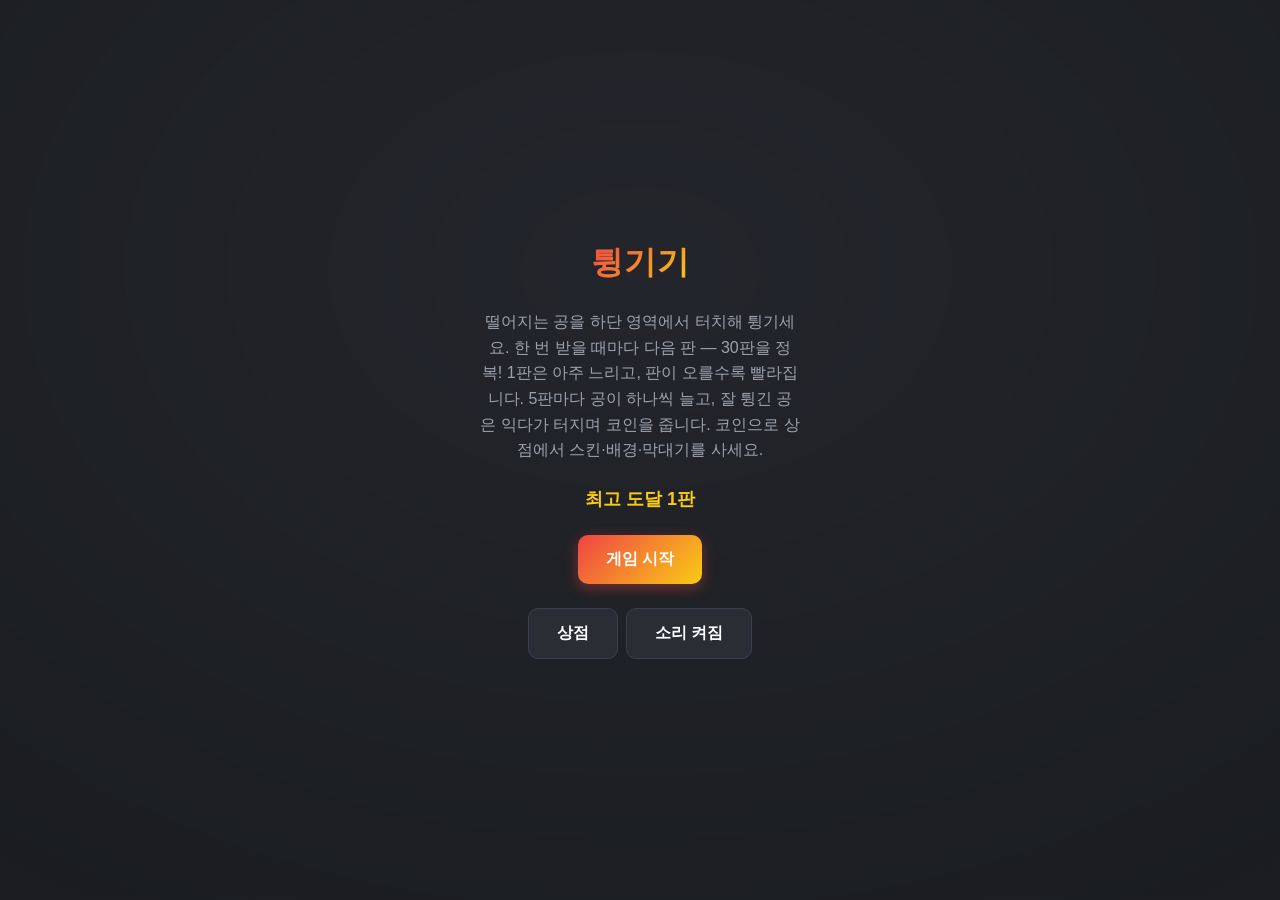
<file: index.html>
<!DOCTYPE html>
<html lang="ko">
<head>
<meta charset="UTF-8" />
<meta name="viewport" content="width=device-width, initial-scale=1.0, maximum-scale=1.0, user-scalable=no, viewport-fit=cover" />
<meta name="theme-color" content="#1B1D21" />
<title>튕기기 — 30판 정복</title>
<link rel="stylesheet" href="styles/tokens.css" />
<style>
  * { box-sizing: border-box; -webkit-tap-highlight-color: transparent; }
  html, body {
    margin: 0; padding: 0; height: 100%; overflow: hidden;
    background: var(--canvas-bg);
    font-family: var(--font-family-base);
    color: var(--text-primary);
    font-size: var(--font-md);
    -webkit-user-select: none; user-select: none;
    touch-action: none;
  }
  #game { display: block; position: fixed; inset: 0; width: 100%; height: 100%; }
  .hidden { display: none !important; }

  /* ===== HUD — 판 번호는 크게 ===== */
  #hud {
    position: fixed; top: calc(env(safe-area-inset-top, 0px) + var(--spacing-md));
    left: 0; right: 0; display: flex; flex-direction: column; align-items: center;
    gap: var(--spacing-xs); pointer-events: none; z-index: 5; font-variant-numeric: tabular-nums;
  }
  #hud .stage-wrap { text-align: center; line-height: 1; }
  #hud .stage-num { font-size: 64px; font-weight: 800; color: var(--text-primary);
    text-shadow: 0 2px 18px rgba(var(--primary-rgb), 0.45); }
  #hud .stage-num .of { font-size: var(--font-lg); font-weight: 600; color: var(--text-secondary); }
  #hud .stage-label { font-size: var(--font-sm); color: var(--text-secondary); letter-spacing: 2px; }
  #hud .substat { display: flex; gap: var(--spacing-lg); opacity: 0.8; }
  #hud .substat .stat { text-align: center; }
  #hud .substat .label { font-size: var(--font-sm); color: var(--text-secondary); display: block; line-height: 1.2; }
  #hud .substat .value { font-size: var(--font-lg); font-weight: 700; }
  #hud .substat #hudLives { color: var(--primary); letter-spacing: 1px; }
  #hud .substat #hudCoins { color: var(--secondary); }

  /* ===== 오버레이 (메뉴·게임오버) ===== */
  .overlay {
    position: fixed; inset: 0; z-index: 10;
    display: flex; flex-direction: column; align-items: center; justify-content: center;
    gap: var(--spacing-lg); padding: var(--spacing-xl);
    background: radial-gradient(120% 120% at 50% 30%, rgba(43,45,53,0.55) 0%, rgba(27,29,33,0.92) 70%);
    backdrop-filter: blur(2px);
    text-align: center;
  }
  .overlay.hidden { display: none; }

  .title {
    font-size: var(--font-3xl); font-weight: 800; margin: 0;
    background: var(--gradient); -webkit-background-clip: text; background-clip: text;
    -webkit-text-fill-color: transparent; letter-spacing: 1px;
  }
  .subtitle { font-size: var(--font-md); color: var(--text-secondary); margin: 0; max-width: 320px; line-height: 1.6; }
  .best { font-size: var(--font-lg); color: var(--secondary); font-weight: 700; }

  .btn {
    border: none; cursor: pointer; font-family: inherit; font-weight: 600;
    border-radius: var(--radius-md); padding: 14px 28px; font-size: var(--font-md);
    color: var(--text-primary); min-height: 44px; min-width: 44px;
    transition: transform var(--transition-normal), box-shadow var(--transition-normal);
  }
  .btn-primary { background: var(--gradient); box-shadow: 0 4px 14px rgba(var(--primary-rgb), 0.4); }
  .btn-primary:active { transform: translateY(2px) scale(0.98); }
  .btn-ghost {
    background: var(--dark-tertiary); color: var(--text-primary);
    border: 1px solid var(--dark-border);
  }
  .btn-ghost[aria-pressed="true"] { border-color: var(--primary); color: var(--secondary); }

  .toggles { display: flex; gap: var(--spacing-sm); flex-wrap: wrap; justify-content: center; }
  .score-final { font-size: 72px; font-weight: 800; line-height: 1; }
  .score-final .unit { font-size: var(--font-lg); color: var(--text-secondary); font-weight: 500; }
  .clear-title {
    font-size: 44px; font-weight: 800; margin: 0; line-height: 1.1;
    background: var(--gradient); -webkit-background-clip: text; background-clip: text;
    -webkit-text-fill-color: transparent;
    animation: pop 0.5s ease;
  }
  .clear-sub { font-size: var(--font-xl); font-weight: 700; color: var(--secondary); }

  .gameover-row { display: flex; gap: var(--spacing-md); flex-wrap: wrap; justify-content: center; }
  .new-record {
    font-size: var(--font-md); font-weight: 700; color: var(--secondary);
    border: 1px solid var(--secondary); border-radius: var(--radius-full);
    padding: 4px 14px; animation: pop 0.4s ease;
  }
  @keyframes pop { from { transform: scale(0.6); opacity: 0; } to { transform: scale(1); opacity: 1; } }

  /* ===== 상단 버튼(일시정지·상점) ===== */
  .corner-btn {
    position: fixed; top: calc(env(safe-area-inset-top, 0px) + var(--spacing-md));
    z-index: 7; width: 44px; height: 44px; border-radius: var(--radius-full);
    border: 1px solid var(--dark-border); background: var(--dark-tertiary);
    color: var(--text-primary); font-size: 20px; cursor: pointer;
    display: flex; align-items: center; justify-content: center;
  }
  .corner-btn.left { left: var(--spacing-md); }
  .corner-btn.hidden { display: none; }

  /* ===== 상점 ===== */
  .shop-head { display: flex; align-items: center; justify-content: space-between;
    width: 100%; max-width: 520px; gap: var(--spacing-md); }
  .shop-coins { font-size: var(--font-xl); font-weight: 800; color: var(--secondary);
    font-variant-numeric: tabular-nums; }
  .shop-tabs { display: flex; gap: var(--spacing-sm); width: 100%; max-width: 520px; }
  .shop-tabs .btn { flex: 1; padding: 10px 0; font-size: var(--font-sm); }
  .shop-grid {
    display: grid; grid-template-columns: repeat(2, 1fr); gap: var(--spacing-md);
    width: 100%; max-width: 520px; overflow-y: auto; padding: var(--spacing-xs);
    max-height: 56vh;
  }
  .shop-grid.hidden { display: none; }
  .shop-card {
    background: var(--dark-tertiary); border: 1px solid var(--dark-border);
    border-radius: var(--radius-xl); padding: var(--spacing-md);
    display: flex; flex-direction: column; align-items: center; gap: var(--spacing-sm);
  }
  .shop-prev { width: 88px; height: 88px; border-radius: var(--radius-md); background: var(--canvas-bg); }
  .shop-name { font-size: var(--font-sm); font-weight: 600; text-align: center; }
  .shop-info { grid-column: 1 / -1; font-size: var(--font-sm); color: var(--text-secondary);
    line-height: 1.5; text-align: left; }
  .stick-buy-row { display: flex; gap: var(--spacing-xs); flex-wrap: wrap; justify-content: center; width: 100%; }
  .stick-buy-row .btn { flex: 1; min-width: 72px; }
  .btn-disabled, .btn:disabled { opacity: 0.45; cursor: not-allowed; }

  /* ===== 스틱 트레이 ===== */
  .stick-tray {
    position: fixed; bottom: calc(env(safe-area-inset-bottom,0px) + 18px);
    left: 0; right: 0; z-index: 6;
    display: flex; flex-direction: row; align-items: center; justify-content: center; gap: var(--spacing-sm);
  }
  .stick-tray.hidden { display: none; }
  .stick-icon {
    border: 1px solid var(--dark-border); background: var(--dark-tertiary);
    color: var(--text-primary); border-radius: var(--radius-md); cursor: pointer;
    min-height: 28px; height: 28px; width: 52px; font-weight: 700;
    display: flex; align-items: center; justify-content: center; padding: 0;
  }
  .stick-icon.active { border-color: var(--secondary); background: var(--secondary); }
  .stick-more { color: var(--text-secondary); font-weight: 700; }
</style>
</head>
<body>
<canvas id="game"></canvas>

<!-- 게임 중 좌상단 일시정지 -->
<button class="corner-btn left hidden" id="pauseBtn" aria-label="일시정지">⏸</button>

<!-- 스틱 트레이(게임 중) -->
<div class="stick-tray hidden" id="stickTray"></div>

<div id="hud" class="hidden" aria-hidden="true">
  <div class="stage-wrap">
    <div class="stage-num"><span id="hudStage">1</span><span class="of" id="hudOf"> / 30판</span></div>
    <div class="stage-label">PUNG</div>
  </div>
  <div class="substat">
    <div class="stat"><span class="label">콤보</span><span class="value" id="hudCombo">0</span></div>
    <div class="stat"><span class="label">코인</span><span class="value" id="hudCoins">0</span></div>
    <div class="stat"><span class="label">최고 도달</span><span class="value" id="hudBest">1</span></div>
    <div class="stat"><span class="label">생명</span><span class="value" id="hudLives"></span></div>
  </div>
</div>

<!-- 메뉴 -->
<div class="overlay" id="menu">
  <h1 class="title">튕기기</h1>
  <p class="subtitle">떨어지는 공을 하단 영역에서 터치해 튕기세요. 한 번 받을 때마다 다음 판 — 30판을 정복! 1판은 아주 느리고, 판이 오를수록 빨라집니다. 5판마다 공이 하나씩 늘고, 잘 튕긴 공은 익다가 터지며 코인을 줍니다. 코인으로 상점에서 스킨·배경·막대기를 사세요.</p>
  <div class="best" id="menuBest">최고 도달 1판</div>
  <button class="btn btn-primary" id="startBtn">게임 시작</button>
  <div class="toggles">
    <button class="btn btn-ghost" id="shopBtn">상점</button>
    <button class="btn btn-ghost" id="muteToggle" aria-pressed="false">소리 켜짐</button>
  </div>
</div>

<!-- 상점 -->
<div class="overlay hidden" id="shop">
  <div class="shop-head">
    <h2 class="title" style="font-size:var(--font-2xl)">상점</h2>
    <span class="shop-coins" id="shopCoins">0 🪙</span>
  </div>
  <div class="shop-tabs">
    <button class="btn btn-ghost" id="tabBalls" aria-pressed="true">공 스킨</button>
    <button class="btn btn-ghost" id="tabBgs" aria-pressed="false">배경</button>
    <button class="btn btn-ghost" id="tabItems" aria-pressed="false">아이템</button>
  </div>
  <div class="shop-grid" id="gridBalls"></div>
  <div class="shop-grid hidden" id="gridBgs"></div>
  <div class="shop-grid hidden" id="gridItems"></div>
  <button class="btn btn-primary" id="shopBack">닫기</button>
  <input type="file" id="photoInput" accept="image/*" style="display:none" />
  <input type="file" id="photoBallInput" accept="image/*" style="display:none" />
</div>

<!-- 일시정지 -->
<div class="overlay hidden" id="pause">
  <h2 class="title" style="font-size:var(--font-2xl)">일시정지</h2>
  <div class="gameover-row">
    <button class="btn btn-primary" id="pauseResume">이어하기</button>
    <button class="btn btn-ghost" id="pauseShopBtn">상점</button>
    <button class="btn btn-ghost" id="pauseMenu">메뉴</button>
  </div>
</div>

<!-- 체크포인트(3판마다) -->
<div class="overlay hidden" id="checkpoint">
  <h2 class="clear-title" id="cpTitle">3판 클리어!</h2>
  <p class="subtitle">계속 도전할까요?</p>
  <div class="gameover-row">
    <button class="btn btn-primary" id="cpContinue">계속 도전</button>
    <button class="btn btn-ghost" id="cpStop">그만하기</button>
  </div>
</div>

<!-- 게임오버 -->
<div class="overlay hidden" id="gameover">
  <div id="newRecordBadge" class="new-record hidden">최고 기록!</div>
  <div class="score-final"><span id="finalScore">1</span><span class="unit"> 판 도달</span></div>
  <div class="best" id="goBest">최고 도달 1판</div>
  <div class="gameover-row">
    <button class="btn btn-primary" id="retryBtn">처음부터(1판)</button>
    <button class="btn btn-primary hidden" id="resumeBtn">N판부터 계속</button>
    <button class="btn btn-ghost" id="shareBtn">결과 공유</button>
    <button class="btn btn-ghost" id="menuBtn">메뉴</button>
  </div>
</div>

<!-- 클리어(승리) -->
<div class="overlay hidden" id="winScreen">
  <h1 class="clear-title">CLEAR!<br>30판 정복</h1>
  <div class="clear-sub" id="winSub">완벽한 마스터</div>
  <p class="subtitle">최대 콤보 <span id="winCombo">0</span> — 멈추지 않고 마스터모드로 계속 도전할 수 있어요.</p>
  <div class="gameover-row">
    <button class="btn btn-primary" id="winMasterBtn">마스터모드 계속하기</button>
    <button class="btn btn-ghost" id="winRetryBtn">다시 도전</button>
    <button class="btn btn-ghost" id="winShareBtn">결과 공유</button>
    <button class="btn btn-ghost" id="winMenuBtn">메뉴</button>
  </div>
</div>

<script src="game.js"></script>
</body>
</html>
</file>
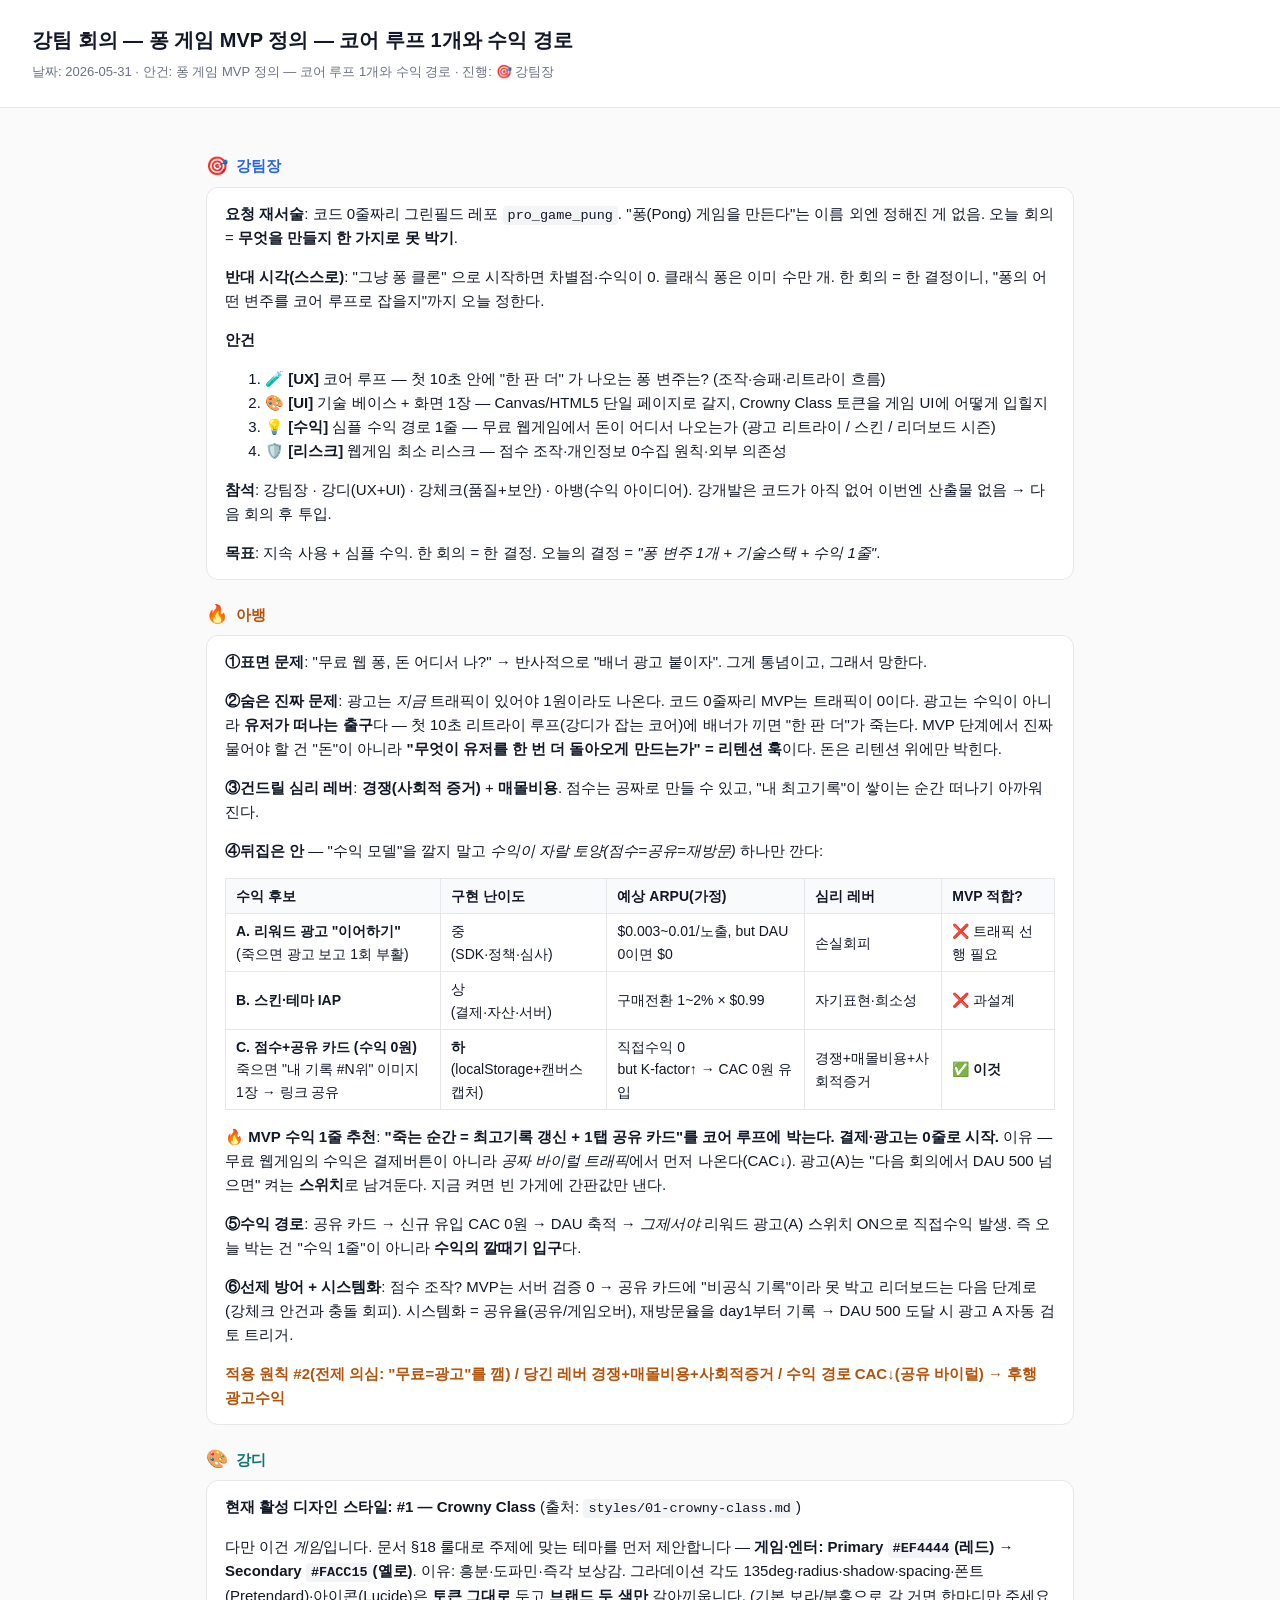
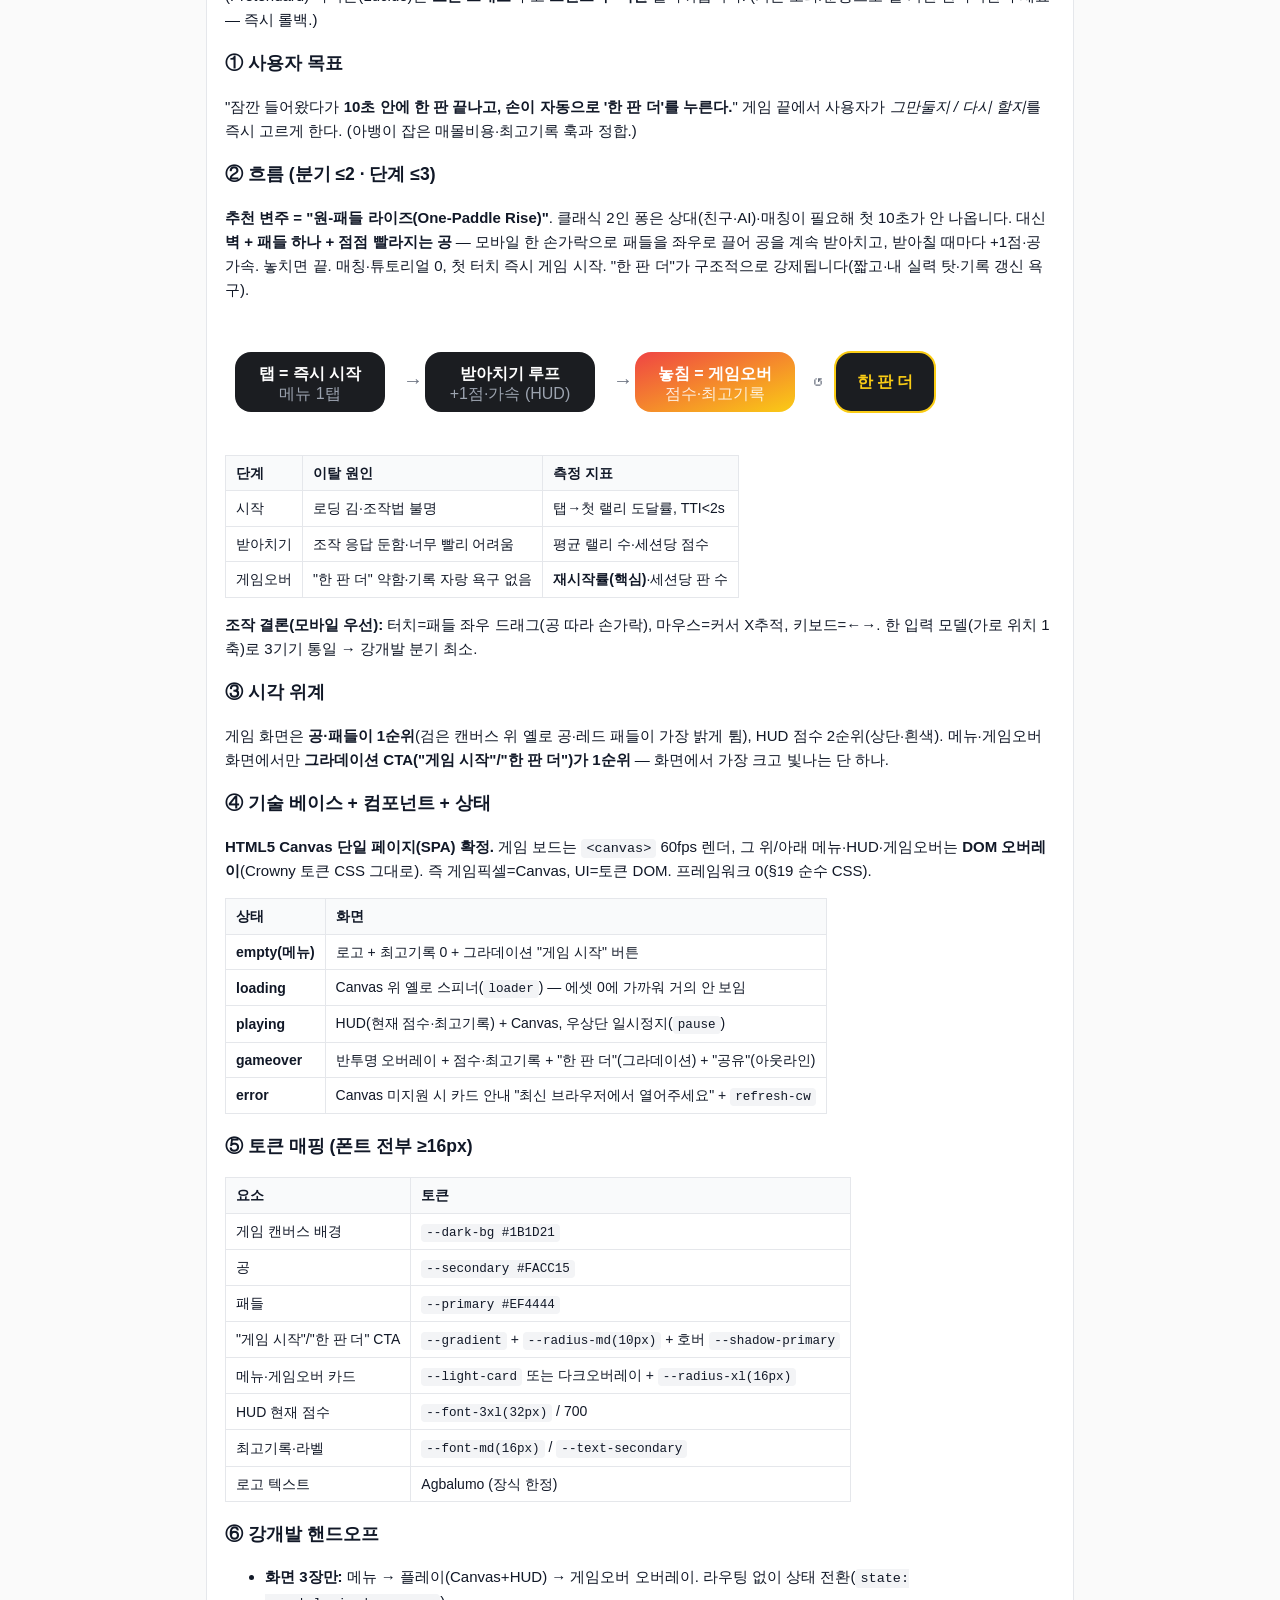
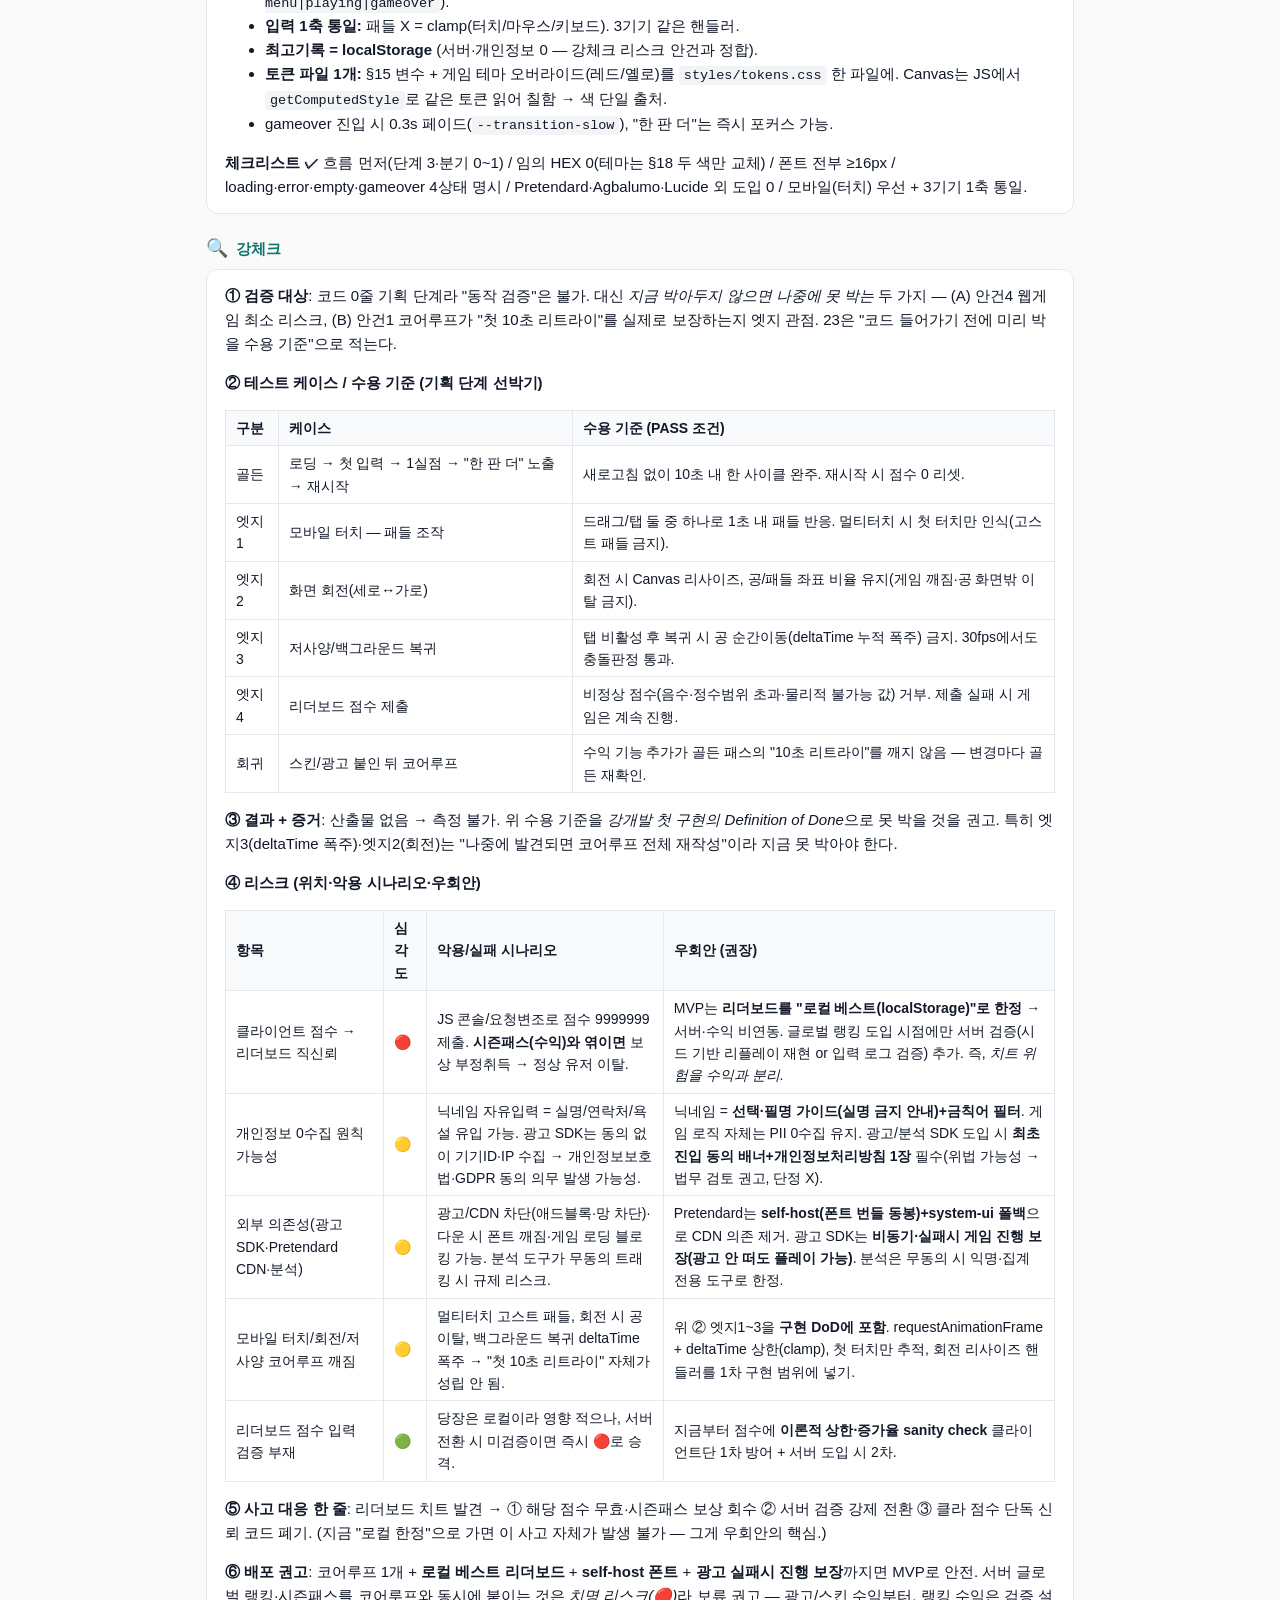
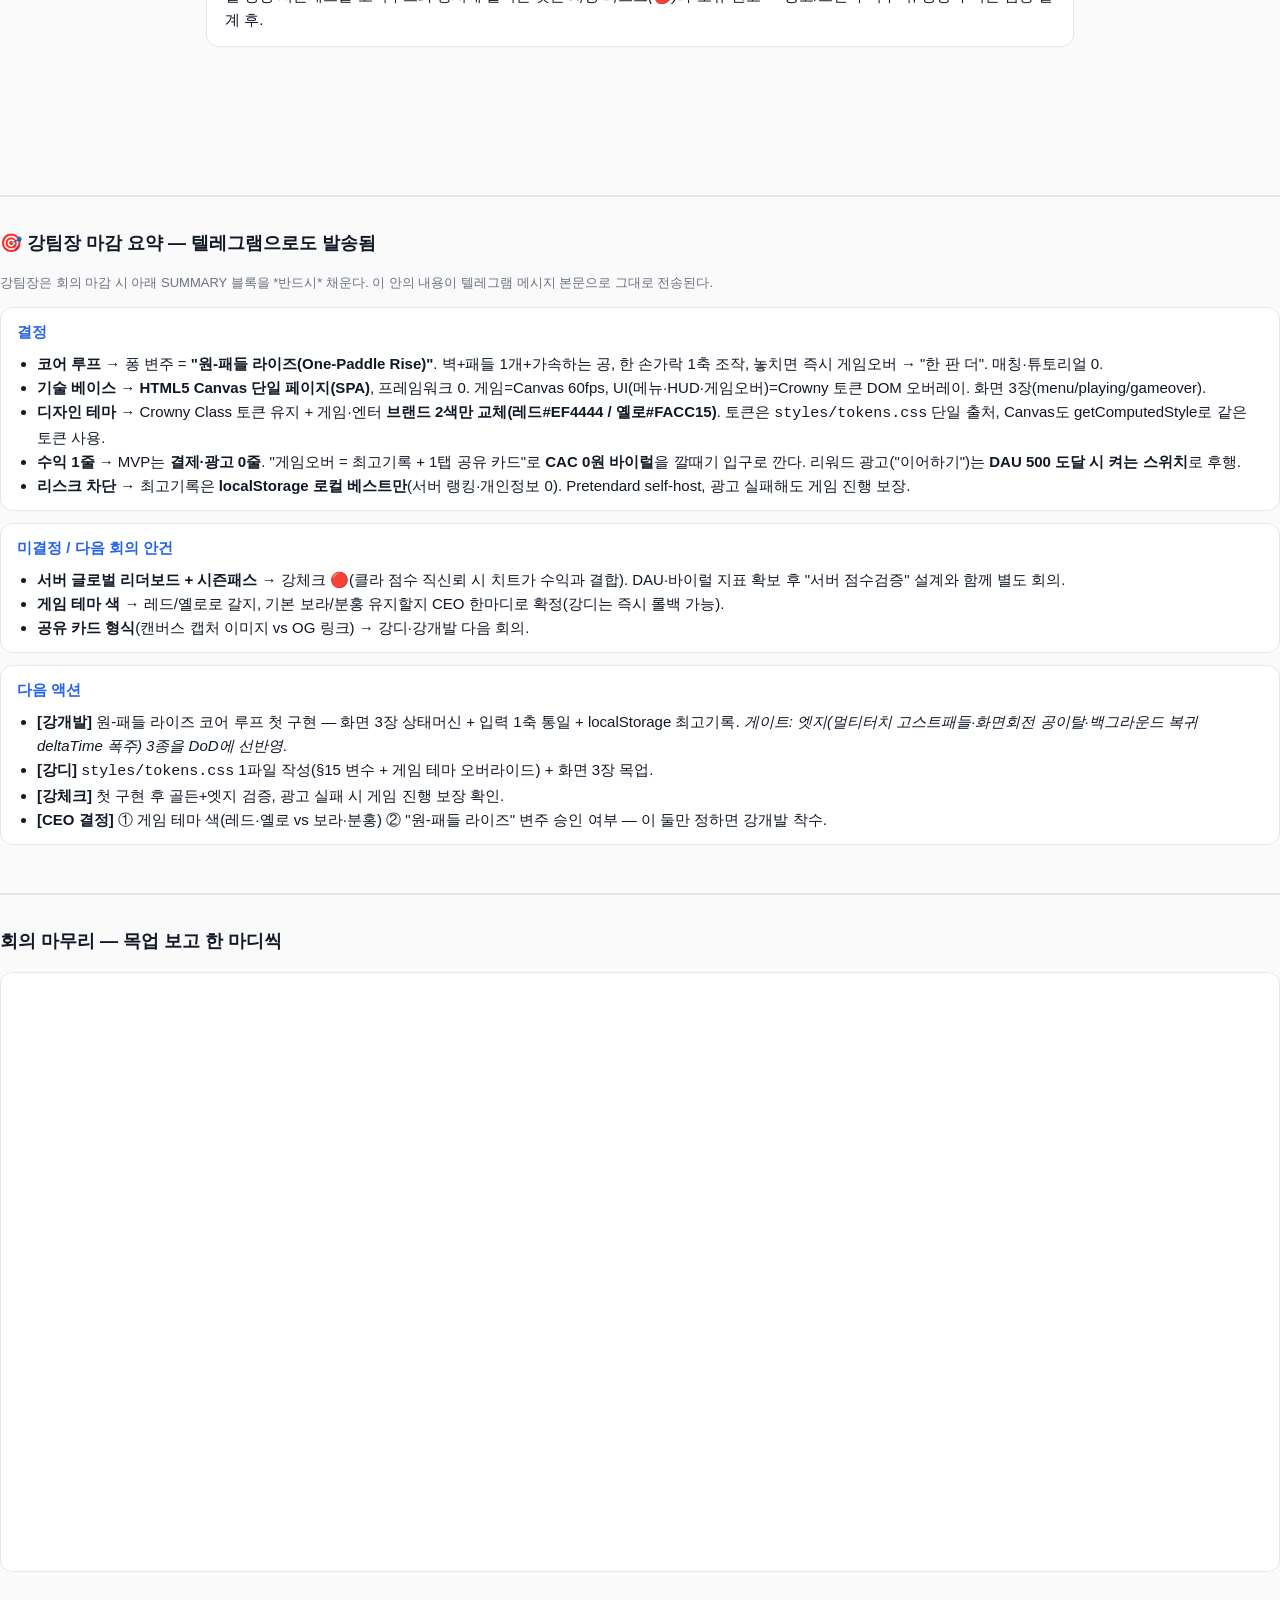
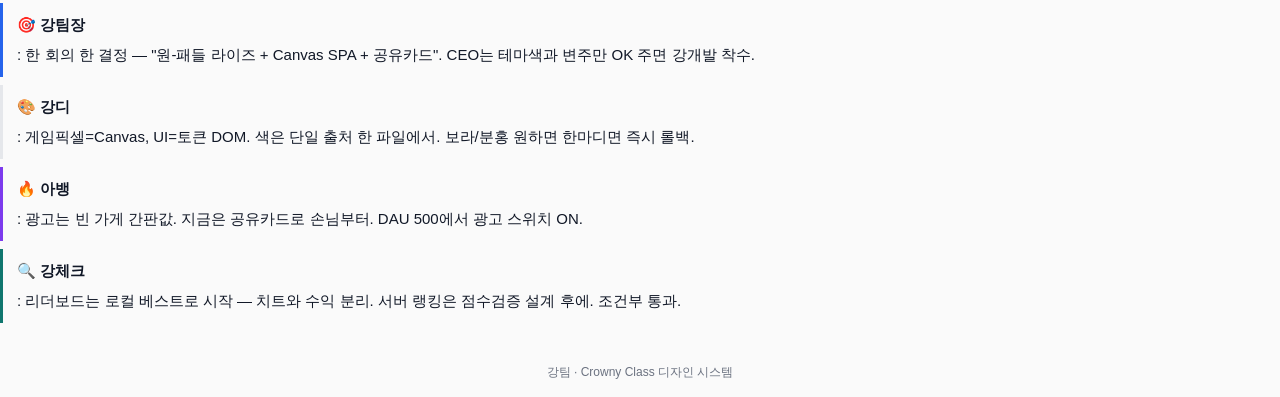
<file: docs/meeting.html>
<!DOCTYPE html>
<html lang="ko">
<head>
<meta charset="utf-8">
<title>강팀 회의 — 퐁 게임 MVP 정의 — 코어 루프 1개와 수익 경로</title>
<style>
  /* 회의록 문서 자체의 표시 스타일 — 산출물용 Crowny Class 디자인 시스템과는 별개. */
  :root {
    --bg: #fafafa; --panel: #fff; --line: #e5e7eb;
    --fg: #111827; --muted: #6b7280;
    --c-decision: #1f2937;  /* 강팀장·CEO */
    --c-hub:      #2563eb;  /* 강팀장 */
    --c-exec:     #0f766e;  /* 강디·강개발·강체크 */
    --c-guard:    #7c3aed;  /* 아뱅·강체크 */
    --c-wild:     #b45309;  /* 아뱅 */
  }
  * { box-sizing: border-box; }
  body { margin: 0; font: 15px/1.6 -apple-system, BlinkMacSystemFont, "Apple SD Gothic Neo", "Noto Sans KR", sans-serif; background: var(--bg); color: var(--fg); }
  header { padding: 24px 32px; border-bottom: 1px solid var(--line); background: var(--panel); }
  header h1 { margin: 0; font-size: 20px; }
  header .meta { color: var(--muted); font-size: 13px; margin-top: 6px; }
  main { max-width: 900px; margin: 0 auto; padding: 24px 16px 80px; }
  .turn { margin: 20px 0; }
  .who { display: flex; align-items: center; gap: 8px; font-weight: 600; margin-bottom: 6px; }
  .who .emoji { font-size: 18px; }
  .bubble { background: var(--panel); border: 1px solid var(--line); border-radius: 12px; padding: 14px 18px; }
  .bubble :first-child { margin-top: 0; }
  .bubble :last-child { margin-bottom: 0; }
  .bubble pre { background: #f3f4f6; padding: 10px 12px; border-radius: 6px; overflow-x: auto; font-size: 13px; }
  .bubble code { background: #f3f4f6; padding: 2px 5px; border-radius: 4px; font-size: 0.9em; }
  .bubble img, .bubble svg { max-width: 100%; height: auto; display: block; margin: 8px 0; }
  .bubble table { border-collapse: collapse; margin: 8px 0; }
  .bubble th, .bubble td { border: 1px solid var(--line); padding: 6px 10px; text-align: left; font-size: 14px; }
  .bubble th { background: #f9fafb; }
  /* 5인 체제 (2026-05): pm·designer·dev·qa·marketer */
  .turn.pm .who { color: var(--c-hub); }
  .turn.designer .who, .turn.dev .who, .turn.qa .who { color: var(--c-exec); }
  .turn.marketer .who { color: var(--c-wild); }
  /* 하위호환 (옛 회의록 렌더용) */
  .turn.ceo .who, .turn.advisor .who { color: var(--c-decision); }
  .turn.ux .who, .turn.ui .who { color: var(--c-exec); }
  .turn.security .who { color: var(--c-guard); }
  .turn.abang .who { color: var(--c-wild); }
  section.closing, section.summary { margin-top: 48px; border-top: 2px solid var(--line); padding-top: 32px; }
  section.closing h2, section.summary h2 { margin: 0 0 16px; font-size: 18px; }
  section.closing iframe { width: 100%; height: 600px; border: 1px solid var(--line); border-radius: 12px; background: white; }
  section.summary .block { background: var(--panel); border: 1px solid var(--line); border-radius: 12px; padding: 12px 16px; margin: 12px 0; }
  section.summary .block h3 { margin: 0 0 8px; font-size: 15px; color: var(--c-hub); }
  section.summary ul { margin: 0; padding-left: 20px; }
  .final-comments { margin-top: 24px; }
  .final-comments .comment { padding: 10px 14px; border-left: 3px solid var(--line); margin: 8px 0; }
  .final-comments .comment.ceo, .final-comments .comment.advisor { border-color: var(--c-decision); }
  .final-comments .comment.pm { border-color: var(--c-hub); }
  .final-comments .comment.ux, .final-comments .comment.ui, .final-comments .comment.dev, .final-comments .comment.qa { border-color: var(--c-exec); }
  .final-comments .comment.marketer, .final-comments .comment.security { border-color: var(--c-guard); }
  .final-comments .comment.abang { border-color: var(--c-wild); }
  .final-comments .comment .who { font-weight: 600; margin-right: 8px; }
  footer { text-align: center; color: var(--muted); font-size: 12px; padding: 32px; }
</style>
</head>
<body>
<header>
  <h1>강팀 회의 — 퐁 게임 MVP 정의 — 코어 루프 1개와 수익 경로</h1>
  <div class="meta">날짜: 2026-05-31  ·  안건: 퐁 게임 MVP 정의 — 코어 루프 1개와 수익 경로  ·  진행: 🎯 강팀장</div>
</header>

<main>

<!-- 턴 블록 복사용 (각 멤버가 자기 턴을 여기에 append):
<div class="turn pm">       <-- 클래스: ceo / advisor / pm / ux / ui / dev / qa / marketer / security / abang
  <div class="who"><span class="emoji">🎯</span> 강팀장</div>
  <div class="bubble">
    여기에 마크다운 → HTML 또는 직접 HTML.
    SVG·표·코드블록·이미지 자유롭게.
  </div>
</div>
-->

<!-- TURNS_START -->

<div class="turn pm">
  <div class="who"><span class="emoji">🎯</span> 강팀장</div>
  <div class="bubble">
    <p><strong>요청 재서술</strong>: 코드 0줄짜리 그린필드 레포 <code>pro_game_pung</code>. "퐁(Pong) 게임을 만든다"는 이름 외엔 정해진 게 없음. 오늘 회의 = <strong>무엇을 만들지 한 가지로 못 박기</strong>.</p>
    <p><strong>반대 시각(스스로)</strong>: "그냥 퐁 클론" 으로 시작하면 차별점·수익이 0. 클래식 퐁은 이미 수만 개. 한 회의 = 한 결정이니, "퐁의 어떤 변주를 코어 루프로 잡을지"까지 오늘 정한다.</p>
    <p><strong>안건</strong></p>
    <ol>
      <li>🧪 <strong>[UX]</strong> 코어 루프 — 첫 10초 안에 "한 판 더" 가 나오는 퐁 변주는? (조작·승패·리트라이 흐름)</li>
      <li>🎨 <strong>[UI]</strong> 기술 베이스 + 화면 1장 — Canvas/HTML5 단일 페이지로 갈지, Crowny Class 토큰을 게임 UI에 어떻게 입힐지</li>
      <li>💡 <strong>[수익]</strong> 심플 수익 경로 1줄 — 무료 웹게임에서 돈이 어디서 나오는가 (광고 리트라이 / 스킨 / 리더보드 시즌)</li>
      <li>🛡️ <strong>[리스크]</strong> 웹게임 최소 리스크 — 점수 조작·개인정보 0수집 원칙·외부 의존성</li>
    </ol>
    <p><strong>참석</strong>: 강팀장 · 강디(UX+UI) · 강체크(품질+보안) · 아뱅(수익 아이디어). 강개발은 코드가 아직 없어 이번엔 산출물 없음 → 다음 회의 후 투입.</p>
    <p><strong>목표</strong>: 지속 사용 + 심플 수익. 한 회의 = 한 결정. 오늘의 결정 = <em>"퐁 변주 1개 + 기술스택 + 수익 1줄"</em>.</p>
  </div>
</div>

<div class="turn marketer">
  <div class="who"><span class="emoji">🔥</span> 아뱅</div>
  <div class="bubble">
    <p><strong>①표면 문제</strong>: "무료 웹 퐁, 돈 어디서 나?" → 반사적으로 "배너 광고 붙이자". 그게 통념이고, 그래서 망한다.</p>
    <p><strong>②숨은 진짜 문제</strong>: 광고는 <em>지금</em> 트래픽이 있어야 1원이라도 나온다. 코드 0줄짜리 MVP는 트래픽이 0이다. 광고는 수익이 아니라 <strong>유저가 떠나는 출구</strong>다 — 첫 10초 리트라이 루프(강디가 잡는 코어)에 배너가 끼면 "한 판 더"가 죽는다. MVP 단계에서 진짜 물어야 할 건 "돈"이 아니라 <strong>"무엇이 유저를 한 번 더 돌아오게 만드는가" = 리텐션 훅</strong>이다. 돈은 리텐션 위에만 박힌다.</p>
    <p><strong>③건드릴 심리 레버</strong>: <strong>경쟁(사회적 증거)</strong> + <strong>매몰비용</strong>. 점수는 공짜로 만들 수 있고, "내 최고기록"이 쌓이는 순간 떠나기 아까워진다.</p>
    <p><strong>④뒤집은 안</strong> — "수익 모델"을 깔지 말고 <em>수익이 자랄 토양(점수=공유=재방문)</em> 하나만 깐다:</p>
    <table>
      <tr><th>수익 후보</th><th>구현 난이도</th><th>예상 ARPU(가정)</th><th>심리 레버</th><th>MVP 적합?</th></tr>
      <tr><td><strong>A. 리워드 광고 "이어하기"</strong><br>(죽으면 광고 보고 1회 부활)</td><td>중<br>(SDK·정책·심사)</td><td>$0.003~0.01/노출, but DAU 0이면 $0</td><td>손실회피</td><td>❌ 트래픽 선행 필요</td></tr>
      <tr><td><strong>B. 스킨·테마 IAP</strong></td><td>상<br>(결제·자산·서버)</td><td>구매전환 1~2% × $0.99</td><td>자기표현·희소성</td><td>❌ 과설계</td></tr>
      <tr><td><strong>C. 점수+공유 카드 (수익 0원)</strong><br>죽으면 "내 기록 #N위" 이미지 1장 → 링크 공유</td><td><strong>하</strong><br>(localStorage+캔버스 캡처)</td><td>직접수익 0<br>but K-factor↑ → CAC 0원 유입</td><td>경쟁+매몰비용+사회적증거</td><td>✅ <strong>이것</strong></td></tr>
    </table>
    <p><strong>🔥 MVP 수익 1줄 추천</strong>: <strong>"죽는 순간 = 최고기록 갱신 + 1탭 공유 카드"를 코어 루프에 박는다. 결제·광고는 0줄로 시작.</strong> 이유 — 무료 웹게임의 수익은 결제버튼이 아니라 <em>공짜 바이럴 트래픽</em>에서 먼저 나온다(CAC↓). 광고(A)는 "다음 회의에서 DAU 500 넘으면" 켜는 <strong>스위치</strong>로 남겨둔다. 지금 켜면 빈 가게에 간판값만 낸다.</p>
    <p><strong>⑤수익 경로</strong>: 공유 카드 → 신규 유입 CAC 0원 → DAU 축적 → <em>그제서야</em> 리워드 광고(A) 스위치 ON으로 직접수익 발생. 즉 오늘 박는 건 "수익 1줄"이 아니라 <strong>수익의 깔때기 입구</strong>다.</p>
    <p><strong>⑥선제 방어 + 시스템화</strong>: 점수 조작? MVP는 서버 검증 0 → 공유 카드에 "비공식 기록"이라 못 박고 리더보드는 다음 단계로(강체크 안건과 충돌 회피). 시스템화 = 공유율(공유/게임오버), 재방문율을 day1부터 기록 → DAU 500 도달 시 광고 A 자동 검토 트리거.</p>
    <p style="color:var(--c-wild);"><strong>적용 원칙 #2(전제 의심: "무료=광고"를 깸) / 당긴 레버 경쟁+매몰비용+사회적증거 / 수익 경로 CAC↓(공유 바이럴) → 후행 광고수익</strong></p>
  </div>
</div>

<div class="turn designer">
  <div class="who"><span class="emoji">🎨</span> 강디</div>
  <div class="bubble">
    <p><strong>현재 활성 디자인 스타일: #1 — Crowny Class</strong> (출처: <code>styles/01-crowny-class.md</code>)</p>
    <p>다만 이건 <em>게임</em>입니다. 문서 §18 룰대로 주제에 맞는 테마를 먼저 제안합니다 — <strong>게임·엔터: Primary <code>#EF4444</code>(레드) → Secondary <code>#FACC15</code>(옐로)</strong>. 이유: 흥분·도파민·즉각 보상감. 그라데이션 각도 135deg·radius·shadow·spacing·폰트(Pretendard)·아이콘(Lucide)은 <strong>토큰 그대로</strong> 두고 <strong>브랜드 두 색만</strong> 갈아끼웁니다. (기본 보라/분홍으로 갈 거면 한마디만 주세요 — 즉시 롤백.)</p>

    <h3>① 사용자 목표</h3>
    <p>"잠깐 들어왔다가 <strong>10초 안에 한 판 끝나고, 손이 자동으로 '한 판 더'를 누른다.</strong>" 게임 끝에서 사용자가 <em>그만둘지 / 다시 할지</em>를 즉시 고르게 한다. (아뱅이 잡은 매몰비용·최고기록 훅과 정합.)</p>

    <h3>② 흐름 (분기 ≤2 · 단계 ≤3)</h3>
    <p><strong>추천 변주 = "원-패들 라이즈(One-Paddle Rise)"</strong>. 클래식 2인 퐁은 상대(친구·AI)·매칭이 필요해 첫 10초가 안 나옵니다. 대신 <strong>벽 + 패들 하나 + 점점 빨라지는 공</strong> — 모바일 한 손가락으로 패들을 좌우로 끌어 공을 계속 받아치고, 받아칠 때마다 +1점·공 가속. 놓치면 끝. 매칭·튜토리얼 0, 첫 터치 즉시 게임 시작. "한 판 더"가 구조적으로 강제됩니다(짧고·내 실력 탓·기록 갱신 욕구).</p>
    <svg viewBox="0 0 720 130" width="720" xmlns="http://www.w3.org/2000/svg" font-family="Pretendard Variable, sans-serif">
      <defs><linearGradient id="g" x1="0" y1="0" x2="1" y2="1"><stop offset="0" stop-color="#EF4444"/><stop offset="1" stop-color="#FACC15"/></linearGradient></defs>
      <rect x="10" y="35" width="150" height="60" rx="16" fill="#1B1D21"/><text x="85" y="62" fill="#fff" font-size="16" text-anchor="middle" font-weight="700">탭 = 즉시 시작</text><text x="85" y="82" fill="#9CA3AF" font-size="16" text-anchor="middle">메뉴 1탭</text>
      <text x="178" y="70" font-size="20" fill="#6B7280">→</text>
      <rect x="200" y="35" width="170" height="60" rx="16" fill="#1B1D21"/><text x="285" y="62" fill="#fff" font-size="16" text-anchor="middle" font-weight="700">받아치기 루프</text><text x="285" y="82" fill="#9CA3AF" font-size="16" text-anchor="middle">+1점·가속 (HUD)</text>
      <text x="388" y="70" font-size="20" fill="#6B7280">→</text>
      <rect x="410" y="35" width="160" height="60" rx="16" fill="url(#g)"/><text x="490" y="62" fill="#fff" font-size="16" text-anchor="middle" font-weight="700">놓침 = 게임오버</text><text x="490" y="82" fill="#fff" font-size="16" text-anchor="middle" opacity="0.85">점수·최고기록</text>
      <text x="588" y="70" font-size="20" fill="#6B7280">↺</text>
      <rect x="610" y="35" width="100" height="60" rx="16" fill="#1B1D21" stroke="#FACC15" stroke-width="2"/><text x="660" y="70" fill="#FACC15" font-size="16" text-anchor="middle" font-weight="700">한 판 더</text>
    </svg>
    <table>
      <tr><th>단계</th><th>이탈 원인</th><th>측정 지표</th></tr>
      <tr><td>시작</td><td>로딩 김·조작법 불명</td><td>탭→첫 랠리 도달률, TTI&lt;2s</td></tr>
      <tr><td>받아치기</td><td>조작 응답 둔함·너무 빨리 어려움</td><td>평균 랠리 수·세션당 점수</td></tr>
      <tr><td>게임오버</td><td>"한 판 더" 약함·기록 자랑 욕구 없음</td><td><strong>재시작률(핵심)</strong>·세션당 판 수</td></tr>
    </table>
    <p><strong>조작 결론(모바일 우선):</strong> 터치=패들 좌우 드래그(공 따라 손가락), 마우스=커서 X추적, 키보드=←→. 한 입력 모델(가로 위치 1축)로 3기기 통일 → 강개발 분기 최소.</p>

    <h3>③ 시각 위계</h3>
    <p>게임 화면은 <strong>공·패들이 1순위</strong>(검은 캔버스 위 옐로 공·레드 패들이 가장 밝게 튐), HUD 점수 2순위(상단·흰색). 메뉴·게임오버 화면에서만 <strong>그라데이션 CTA("게임 시작"/"한 판 더")가 1순위</strong> — 화면에서 가장 크고 빛나는 단 하나.</p>

    <h3>④ 기술 베이스 + 컴포넌트 + 상태</h3>
    <p><strong>HTML5 Canvas 단일 페이지(SPA) 확정.</strong> 게임 보드는 <code>&lt;canvas&gt;</code> 60fps 렌더, 그 위/아래 메뉴·HUD·게임오버는 <strong>DOM 오버레이</strong>(Crowny 토큰 CSS 그대로). 즉 게임픽셀=Canvas, UI=토큰 DOM. 프레임워크 0(§19 순수 CSS).</p>
    <table>
      <tr><th>상태</th><th>화면</th></tr>
      <tr><td><strong>empty(메뉴)</strong></td><td>로고 + 최고기록 0 + 그라데이션 "게임 시작" 버튼</td></tr>
      <tr><td><strong>loading</strong></td><td>Canvas 위 옐로 스피너(<code>loader</code>) — 에셋 0에 가까워 거의 안 보임</td></tr>
      <tr><td><strong>playing</strong></td><td>HUD(현재 점수·최고기록) + Canvas, 우상단 일시정지(<code>pause</code>)</td></tr>
      <tr><td><strong>gameover</strong></td><td>반투명 오버레이 + 점수·최고기록 + "한 판 더"(그라데이션) + "공유"(아웃라인)</td></tr>
      <tr><td><strong>error</strong></td><td>Canvas 미지원 시 카드 안내 "최신 브라우저에서 열어주세요" + <code>refresh-cw</code></td></tr>
    </table>

    <h3>⑤ 토큰 매핑 (폰트 전부 ≥16px)</h3>
    <table>
      <tr><th>요소</th><th>토큰</th></tr>
      <tr><td>게임 캔버스 배경</td><td><code>--dark-bg #1B1D21</code></td></tr>
      <tr><td>공</td><td><code>--secondary #FACC15</code></td></tr>
      <tr><td>패들</td><td><code>--primary #EF4444</code></td></tr>
      <tr><td>"게임 시작"/"한 판 더" CTA</td><td><code>--gradient</code> + <code>--radius-md(10px)</code> + 호버 <code>--shadow-primary</code></td></tr>
      <tr><td>메뉴·게임오버 카드</td><td><code>--light-card</code> 또는 다크오버레이 + <code>--radius-xl(16px)</code></td></tr>
      <tr><td>HUD 현재 점수</td><td><code>--font-3xl(32px)</code> / 700</td></tr>
      <tr><td>최고기록·라벨</td><td><code>--font-md(16px)</code> / <code>--text-secondary</code></td></tr>
      <tr><td>로고 텍스트</td><td>Agbalumo (장식 한정)</td></tr>
    </table>

    <h3>⑥ 강개발 핸드오프</h3>
    <ul>
      <li><strong>화면 3장만:</strong> 메뉴 → 플레이(Canvas+HUD) → 게임오버 오버레이. 라우팅 없이 상태 전환(<code>state: menu|playing|gameover</code>).</li>
      <li><strong>입력 1축 통일:</strong> 패들 X = clamp(터치/마우스/키보드). 3기기 같은 핸들러.</li>
      <li><strong>최고기록 = localStorage</strong> (서버·개인정보 0 — 강체크 리스크 안건과 정합).</li>
      <li><strong>토큰 파일 1개:</strong> §15 변수 + 게임 테마 오버라이드(레드/옐로)를 <code>styles/tokens.css</code> 한 파일에. Canvas는 JS에서 <code>getComputedStyle</code>로 같은 토큰 읽어 칠함 → 색 단일 출처.</li>
      <li>gameover 진입 시 0.3s 페이드(<code>--transition-slow</code>), "한 판 더"는 즉시 포커스 가능.</li>
    </ul>
    <p><strong>체크리스트 ✓</strong> 흐름 먼저(단계 3·분기 0~1) / 임의 HEX 0(테마는 §18 두 색만 교체) / 폰트 전부 ≥16px / loading·error·empty·gameover 4상태 명시 / Pretendard·Agbalumo·Lucide 외 도입 0 / 모바일(터치) 우선 + 3기기 1축 통일.</p>
  </div>
</div>

<div class="turn qa">
  <div class="who"><span class="emoji">🔍</span> 강체크</div>
  <div class="bubble">
    <p><strong>① 검증 대상</strong>: 코드 0줄 기획 단계라 "동작 검증"은 불가. 대신 <em>지금 박아두지 않으면 나중에 못 박는</em> 두 가지 — (A) 안건4 웹게임 최소 리스크, (B) 안건1 코어루프가 "첫 10초 리트라이"를 실제로 보장하는지 엣지 관점. 23은 "코드 들어가기 전에 미리 박을 수용 기준"으로 적는다.</p>

    <p><strong>② 테스트 케이스 / 수용 기준 (기획 단계 선박기)</strong></p>
    <table>
      <tr><th>구분</th><th>케이스</th><th>수용 기준 (PASS 조건)</th></tr>
      <tr><td>골든</td><td>로딩 → 첫 입력 → 1실점 → "한 판 더" 노출 → 재시작</td><td>새로고침 없이 10초 내 한 사이클 완주. 재시작 시 점수 0 리셋.</td></tr>
      <tr><td>엣지1</td><td>모바일 터치 — 패들 조작</td><td>드래그/탭 둘 중 하나로 1초 내 패들 반응. 멀티터치 시 첫 터치만 인식(고스트 패들 금지).</td></tr>
      <tr><td>엣지2</td><td>화면 회전(세로↔가로)</td><td>회전 시 Canvas 리사이즈, 공/패들 좌표 비율 유지(게임 깨짐·공 화면밖 이탈 금지).</td></tr>
      <tr><td>엣지3</td><td>저사양/백그라운드 복귀</td><td>탭 비활성 후 복귀 시 공 순간이동(deltaTime 누적 폭주) 금지. 30fps에서도 충돌판정 통과.</td></tr>
      <tr><td>엣지4</td><td>리더보드 점수 제출</td><td>비정상 점수(음수·정수범위 초과·물리적 불가능 값) 거부. 제출 실패 시 게임은 계속 진행.</td></tr>
      <tr><td>회귀</td><td>스킨/광고 붙인 뒤 코어루프</td><td>수익 기능 추가가 골든 패스의 "10초 리트라이"를 깨지 않음 — 변경마다 골든 재확인.</td></tr>
    </table>

    <p><strong>③ 결과 + 증거</strong>: 산출물 없음 → 측정 불가. 위 수용 기준을 <em>강개발 첫 구현의 Definition of Done</em>으로 못 박을 것을 권고. 특히 엣지3(deltaTime 폭주)·엣지2(회전)는 "나중에 발견되면 코어루프 전체 재작성"이라 지금 못 박아야 한다.</p>

    <p><strong>④ 리스크 (위치·악용 시나리오·우회안)</strong></p>
    <table>
      <tr><th>항목</th><th>심각도</th><th>악용/실패 시나리오</th><th>우회안 (권장)</th></tr>
      <tr><td>클라이언트 점수 → 리더보드 직신뢰</td><td>🔴</td><td>JS 콘솔/요청변조로 점수 9999999 제출. <strong>시즌패스(수익)와 엮이면</strong> 보상 부정취득 → 정상 유저 이탈.</td><td>MVP는 <strong>리더보드를 "로컬 베스트(localStorage)"로 한정</strong> → 서버·수익 비연동. 글로벌 랭킹 도입 시점에만 서버 검증(시드 기반 리플레이 재현 or 입력 로그 검증) 추가. 즉, <em>치트 위험을 수익과 분리</em>.</td></tr>
      <tr><td>개인정보 0수집 원칙 가능성</td><td>🟡</td><td>닉네임 자유입력 = 실명/연락처/욕설 유입 가능. 광고 SDK는 동의 없이 기기ID·IP 수집 → 개인정보보호법·GDPR 동의 의무 발생 가능성.</td><td>닉네임 = <strong>선택·필명 가이드(실명 금지 안내)+금칙어 필터</strong>. 게임 로직 자체는 PII 0수집 유지. 광고/분석 SDK 도입 시 <strong>최초 진입 동의 배너+개인정보처리방침 1장</strong> 필수(위법 가능성 → 법무 검토 권고, 단정 X).</td></tr>
      <tr><td>외부 의존성(광고SDK·Pretendard CDN·분석)</td><td>🟡</td><td>광고/CDN 차단(애드블록·망 차단)·다운 시 폰트 깨짐·게임 로딩 블로킹 가능. 분석 도구가 무동의 트래킹 시 규제 리스크.</td><td>Pretendard는 <strong>self-host(폰트 번들 동봉)+system-ui 폴백</strong>으로 CDN 의존 제거. 광고 SDK는 <strong>비동기·실패시 게임 진행 보장(광고 안 떠도 플레이 가능)</strong>. 분석은 무동의 시 익명·집계 전용 도구로 한정.</td></tr>
      <tr><td>모바일 터치/회전/저사양 코어루프 깨짐</td><td>🟡</td><td>멀티터치 고스트 패들, 회전 시 공 이탈, 백그라운드 복귀 deltaTime 폭주 → "첫 10초 리트라이" 자체가 성립 안 됨.</td><td>위 ② 엣지1~3을 <strong>구현 DoD에 포함</strong>. requestAnimationFrame + deltaTime 상한(clamp), 첫 터치만 추적, 회전 리사이즈 핸들러를 1차 구현 범위에 넣기.</td></tr>
      <tr><td>리더보드 점수 입력 검증 부재</td><td>🟢</td><td>당장은 로컬이라 영향 적으나, 서버 전환 시 미검증이면 즉시 🔴로 승격.</td><td>지금부터 점수에 <strong>이론적 상한·증가율 sanity check</strong> 클라이언트단 1차 방어 + 서버 도입 시 2차.</td></tr>
    </table>

    <p><strong>⑤ 사고 대응 한 줄</strong>: 리더보드 치트 발견 → ① 해당 점수 무효·시즌패스 보상 회수 ② 서버 검증 강제 전환 ③ 클라 점수 단독 신뢰 코드 폐기. (지금 "로컬 한정"으로 가면 이 사고 자체가 발생 불가 — 그게 우회안의 핵심.)</p>

    <p><strong>⑥ 배포 권고</strong>: 코어루프 1개 + <strong>로컬 베스트 리더보드</strong> + <strong>self-host 폰트</strong> + <strong>광고 실패시 진행 보장</strong>까지면 MVP로 안전. 서버 글로벌 랭킹·시즌패스를 코어루프와 동시에 붙이는 것은 <em>치명 리스크(🔴)</em>라 보류 권고 — 광고/스킨 수익부터, 랭킹 수익은 검증 설계 후.</p>
  </div>
</div>

<!-- TURNS_END -->

</main>

<section class="summary">
  <h2>🎯 강팀장 마감 요약 — 텔레그램으로도 발송됨</h2>
  <p style="color: var(--muted); font-size: 13px; margin-top: 0;">
    강팀장은 회의 마감 시 아래 SUMMARY 블록을 *반드시* 채운다.
    이 안의 내용이 텔레그램 메시지 본문으로 그대로 전송된다.
  </p>
  <!-- SUMMARY_START -->
  <div class="block">
    <h3>결정</h3>
    <ul>
      <li><strong>코어 루프</strong> → 퐁 변주 = <strong>"원-패들 라이즈(One-Paddle Rise)"</strong>. 벽+패들 1개+가속하는 공, 한 손가락 1축 조작, 놓치면 즉시 게임오버 → "한 판 더". 매칭·튜토리얼 0.</li>
      <li><strong>기술 베이스</strong> → <strong>HTML5 Canvas 단일 페이지(SPA)</strong>, 프레임워크 0. 게임=Canvas 60fps, UI(메뉴·HUD·게임오버)=Crowny 토큰 DOM 오버레이. 화면 3장(menu/playing/gameover).</li>
      <li><strong>디자인 테마</strong> → Crowny Class 토큰 유지 + 게임·엔터 <strong>브랜드 2색만 교체(레드#EF4444 / 옐로#FACC15)</strong>. 토큰은 <code>styles/tokens.css</code> 단일 출처, Canvas도 getComputedStyle로 같은 토큰 사용.</li>
      <li><strong>수익 1줄</strong> → MVP는 <strong>결제·광고 0줄</strong>. "게임오버 = 최고기록 + 1탭 공유 카드"로 <strong>CAC 0원 바이럴</strong>을 깔때기 입구로 깐다. 리워드 광고("이어하기")는 <strong>DAU 500 도달 시 켜는 스위치</strong>로 후행.</li>
      <li><strong>리스크 차단</strong> → 최고기록은 <strong>localStorage 로컬 베스트만</strong>(서버 랭킹·개인정보 0). Pretendard self-host, 광고 실패해도 게임 진행 보장.</li>
    </ul>
  </div>
  <div class="block">
    <h3>미결정 / 다음 회의 안건</h3>
    <ul>
      <li><strong>서버 글로벌 리더보드 + 시즌패스</strong> → 강체크 🔴(클라 점수 직신뢰 시 치트가 수익과 결합). DAU·바이럴 지표 확보 후 "서버 점수검증" 설계와 함께 별도 회의.</li>
      <li><strong>게임 테마 색</strong> → 레드/옐로로 갈지, 기본 보라/분홍 유지할지 CEO 한마디로 확정(강디는 즉시 롤백 가능).</li>
      <li><strong>공유 카드 형식</strong>(캔버스 캡처 이미지 vs OG 링크) → 강디·강개발 다음 회의.</li>
    </ul>
  </div>
  <div class="block">
    <h3>다음 액션</h3>
    <ul>
      <li><strong>[강개발]</strong> 원-패들 라이즈 코어 루프 첫 구현 — 화면 3장 상태머신 + 입력 1축 통일 + localStorage 최고기록. <em>게이트: 엣지(멀티터치 고스트패들·화면회전 공이탈·백그라운드 복귀 deltaTime 폭주) 3종을 DoD에 선반영</em>.</li>
      <li><strong>[강디]</strong> <code>styles/tokens.css</code> 1파일 작성(§15 변수 + 게임 테마 오버라이드) + 화면 3장 목업.</li>
      <li><strong>[강체크]</strong> 첫 구현 후 골든+엣지 검증, 광고 실패 시 게임 진행 보장 확인.</li>
      <li><strong>[CEO 결정]</strong> ① 게임 테마 색(레드·옐로 vs 보라·분홍) ② "원-패들 라이즈" 변주 승인 여부 — 이 둘만 정하면 강개발 착수.</li>
    </ul>
  </div>
  <!-- SUMMARY_END -->
</section>

<section class="closing">
  <h2>회의 마무리 — 목업 보고 한 마디씩</h2>
  <iframe src="https://htmlpreview.github.io/?https://github.com/1215kkm/pro_game_pung/blob/claude/vigilant-ptolemy-T2EKF/docs/mockup.html" title="화면 목업"></iframe>
  <div class="final-comments">
    <!-- 디자인/화면 안건이 있었던 회의는 *모든 참석자가* 여기 한 줄씩 남기고 종료 -->
    <!-- 예:
    <div class="comment ui"><span class="who">🎨 강디</span>: 결제 단계 CTA 위계 한 단 더 약하게.</div>
    -->
    <!-- COMMENTS_START -->
    <div class="comment pm"><span class="who">🎯 강팀장</span>: 한 회의 한 결정 — "원-패들 라이즈 + Canvas SPA + 공유카드". CEO는 테마색과 변주만 OK 주면 강개발 착수.</div>
    <div class="comment designer"><span class="who">🎨 강디</span>: 게임픽셀=Canvas, UI=토큰 DOM. 색은 단일 출처 한 파일에서. 보라/분홍 원하면 한마디면 즉시 롤백.</div>
    <div class="comment marketer"><span class="who">🔥 아뱅</span>: 광고는 빈 가게 간판값. 지금은 공유카드로 손님부터. DAU 500에서 광고 스위치 ON.</div>
    <div class="comment qa"><span class="who">🔍 강체크</span>: 리더보드는 로컬 베스트로 시작 — 치트와 수익 분리. 서버 랭킹은 점수검증 설계 후에. 조건부 통과.</div>
    <!-- COMMENTS_END -->
  </div>
</section>

<footer>강팀 · Crowny Class 디자인 시스템</footer>
</body>
</html>
</file>
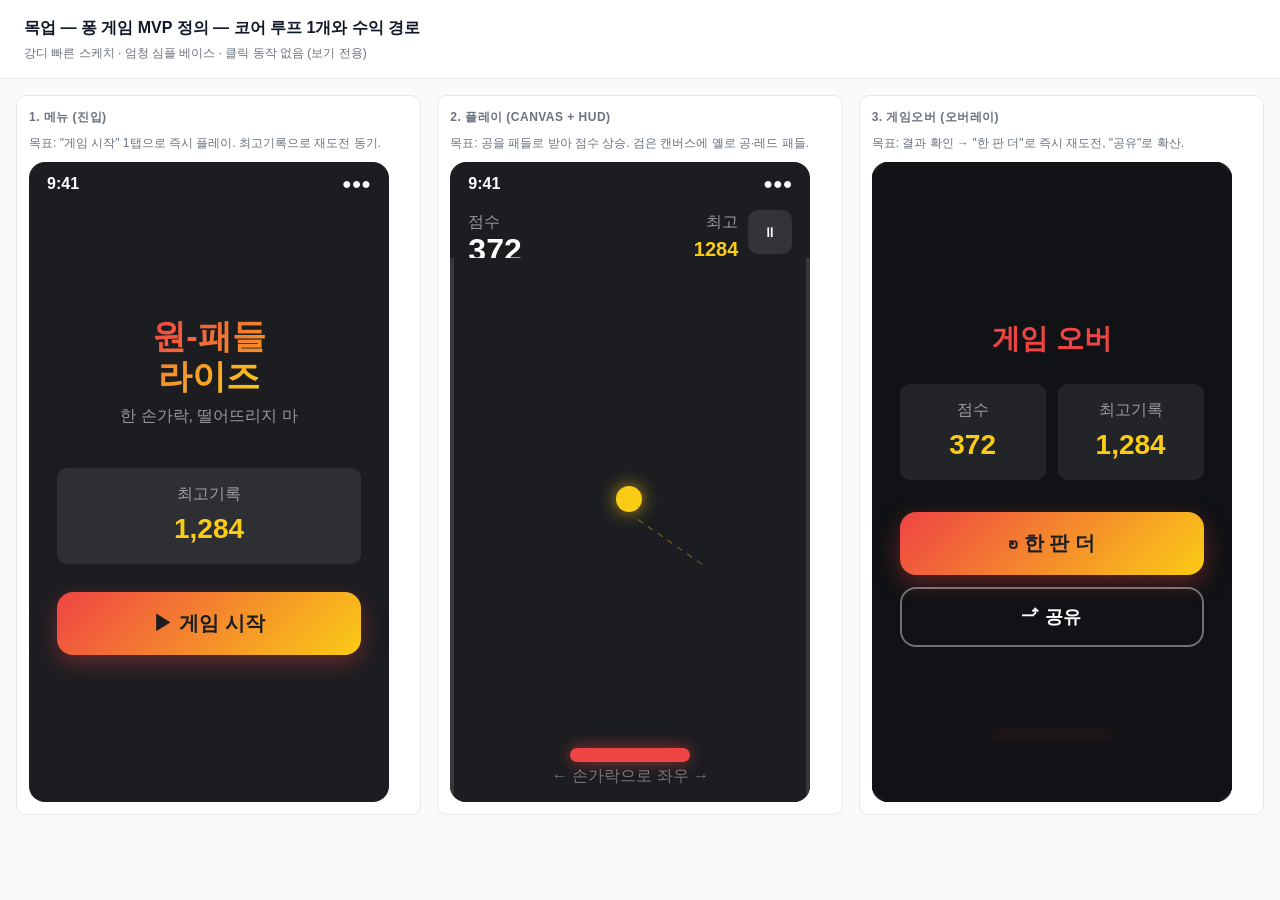
<file: docs/mockup.html>
<!DOCTYPE html>
<html lang="ko">
<head>
<meta charset="utf-8">
<title>목업 — 퐁 게임 MVP 정의 — 코어 루프 1개와 수익 경로</title>
<style>
  /* 엄청 심플 베이스 — 색 3, 그림자 0, 장식 0, 타이포 3단 */
  :root {
    --bg: #fafafa; --panel: #fff; --line: #e5e7eb;
    --fg: #111827; --muted: #6b7280; --accent: #2563eb;
  }
  * { box-sizing: border-box; }
  body { margin: 0; font: 15px/1.5 -apple-system, BlinkMacSystemFont, "Apple SD Gothic Neo", "Noto Sans KR", sans-serif; background: var(--bg); color: var(--fg); }
  header { padding: 16px 24px; border-bottom: 1px solid var(--line); background: var(--panel); }
  header h1 { margin: 0; font-size: 16px; font-weight: 600; }
  header .meta { color: var(--muted); font-size: 12px; margin-top: 4px; }
  .screens { display: grid; grid-template-columns: repeat(auto-fit, minmax(280px, 1fr)); gap: 16px; padding: 16px; }
  .screen { background: var(--panel); border: 1px solid var(--line); border-radius: 10px; padding: 12px; }
  .screen h3 { margin: 0 0 8px; font-size: 12px; color: var(--muted); font-weight: 600; text-transform: uppercase; letter-spacing: 0.04em; }
  .screen .desc { font-size: 12px; color: var(--muted); margin-bottom: 10px; }
  /* 9:16 phone frame — 화면 비율을 모바일 기본으로 */
  .frame { aspect-ratio: 9 / 16; background: white; border: 1px solid var(--line); border-radius: 6px; padding: 16px; overflow: hidden; font-size: 14px; }
  /* 목업 안에서 자주 쓸 패턴 — 강디가 인라인으로 더 정의 가능 */
  .frame .topbar { display: flex; justify-content: space-between; align-items: center; padding: 4px 0 12px; border-bottom: 1px solid var(--line); font-size: 12px; color: var(--muted); }
  .frame .title { font-size: 18px; font-weight: 700; margin: 16px 0 8px; }
  .frame .body { font-size: 13px; line-height: 1.55; }
  .frame .cta { display: block; background: var(--accent); color: white; text-align: center; padding: 12px; border-radius: 8px; font-weight: 600; margin-top: 16px; text-decoration: none; }
  .frame .input { display: block; border: 1px solid var(--line); padding: 10px 12px; border-radius: 6px; margin: 8px 0; font-size: 13px; }
  .frame .row { display: flex; gap: 8px; align-items: center; padding: 8px 0; border-bottom: 1px solid var(--line); font-size: 13px; }
</style>
</head>
<body>
<header>
  <h1>목업 — 퐁 게임 MVP 정의 — 코어 루프 1개와 수익 경로</h1>
  <div class="meta">강디 빠른 스케치 · 엄청 심플 베이스 · 클릭 동작 없음 (보기 전용)</div>
</header>

<div class="screens">
  <!-- 강디가 안건별 화면을 여기 채움. 화면당 article.screen 한 개.
       빠르게 — 색 ≤ 3, 그림자 X, 장식 0. 위계는 크기·여백·굵기로만.

  예시:
  <article class="screen">
    <h3>1. 진입</h3>
    <div class="desc">사용자가 처음 보는 화면</div>
    <div class="frame">
      <div class="topbar"><span>9:41</span><span>●●●</span></div>
      <div class="title">한 줄 카피</div>
      <div class="body">보조 한 줄.</div>
      <a class="cta">시작하기</a>
    </div>
  </article>
  -->

  <!-- SCREENS_START -->
  <style>
    /* ── 원-패들 라이즈: 게임 2색 교체 토큰 ── */
    .opr { --p:#EF4444; --s:#FACC15; --canvas:#1B1D21;
      --grad:linear-gradient(135deg,#EF4444 0%,#FACC15 100%);
      --r10:10px; --r16:16px;
      font-family:Pretendard,-apple-system,"Apple SD Gothic Neo","Noto Sans KR",sans-serif; }
    .opr .frame { width:360px; aspect-ratio:9/16; padding:0; border:none;
      border-radius:var(--r16); overflow:hidden; position:relative;
      background:var(--canvas); color:#fff; }
    .opr .frame * { box-sizing:border-box; }
    /* 상태표시줄 */
    .opr .sb { display:flex; justify-content:space-between; align-items:center;
      padding:10px 18px 0; font-size:16px; color:#fff; font-weight:600; }
    /* CTA — 그라데이션 (시각 1순위) */
    .opr .cta-grad { display:flex; align-items:center; justify-content:center; gap:8px;
      background:var(--grad); color:#1B1D21; font-weight:800; font-size:20px;
      border:none; border-radius:var(--r16); padding:18px; width:100%;
      box-shadow:0 8px 24px rgba(239,68,68,.35); }
    .opr .cta-out { display:flex; align-items:center; justify-content:center; gap:8px;
      background:transparent; color:#fff; font-weight:700; font-size:18px;
      border:2px solid rgba(255,255,255,.4); border-radius:var(--r16);
      padding:16px; width:100%; }
    .opr .pill { background:rgba(255,255,255,.08); border-radius:var(--r10);
      padding:14px 18px; text-align:center; }
    .opr .pill .lbl { font-size:16px; color:rgba(255,255,255,.55); }
    .opr .pill .val { font-size:28px; font-weight:800; color:var(--s); margin-top:2px; }
    .opr .iconbtn { width:44px; height:44px; border-radius:var(--r10);
      background:rgba(255,255,255,.1); display:flex; align-items:center;
      justify-content:center; }
  </style>

  <!-- 1. 메뉴 -->
  <article class="screen opr">
    <h3>1. 메뉴 (진입)</h3>
    <div class="desc">목표: "게임 시작" 1탭으로 즉시 플레이. 최고기록으로 재도전 동기.</div>
    <div class="frame">
      <div class="sb"><span>9:41</span><span>●●●</span></div>
      <div style="display:flex; flex-direction:column; align-items:center; justify-content:center; height:100%; padding:0 28px 60px; gap:0;">
        <!-- 로고 -->
        <div style="font-size:34px; font-weight:900; line-height:1.15; text-align:center; margin-bottom:8px;">
          <span style="background:linear-gradient(135deg,#EF4444,#FACC15); -webkit-background-clip:text; background-clip:text; color:transparent;">원-패들<br>라이즈</span>
        </div>
        <div style="font-size:16px; color:rgba(255,255,255,.55); margin-bottom:40px;">한 손가락, 떨어뜨리지 마</div>
        <!-- 최고기록 -->
        <div class="pill" style="width:100%; margin-bottom:28px;">
          <div class="lbl">최고기록</div>
          <div class="val">1,284</div>
        </div>
        <!-- 그라데이션 CTA -->
        <button class="cta-grad">▶ 게임 시작</button>
      </div>
    </div>
  </article>

  <!-- 2. 플레이 -->
  <article class="screen opr">
    <h3>2. 플레이 (Canvas + HUD)</h3>
    <div class="desc">목표: 공을 패들로 받아 점수 상승. 검은 캔버스에 옐로 공·레드 패들.</div>
    <div class="frame">
      <div class="sb"><span>9:41</span><span>●●●</span></div>
      <!-- HUD -->
      <div style="display:flex; justify-content:space-between; align-items:flex-start; padding:14px 18px 0;">
        <div>
          <div style="font-size:16px; color:rgba(255,255,255,.55);">점수</div>
          <div style="font-size:32px; font-weight:900; line-height:1;">372</div>
        </div>
        <div style="text-align:right; display:flex; gap:10px; align-items:flex-start;">
          <div>
            <div style="font-size:16px; color:rgba(255,255,255,.55);">최고</div>
            <div style="font-size:20px; font-weight:700; color:var(--s);">1284</div>
          </div>
          <div class="iconbtn" title="일시정지">⏸</div>
        </div>
      </div>
      <!-- Canvas 흉내 (목업, 실동작 아님) -->
      <div style="position:absolute; inset:96px 0 0; background:var(--canvas);">
        <!-- 좌우 벽 -->
        <div style="position:absolute; top:0; bottom:0; left:0; width:4px; background:rgba(255,255,255,.12);"></div>
        <div style="position:absolute; top:0; bottom:0; right:0; width:4px; background:rgba(255,255,255,.12);"></div>
        <!-- 옐로 공 -->
        <div style="position:absolute; top:42%; left:46%; width:26px; height:26px; border-radius:50%; background:#FACC15; box-shadow:0 0 18px rgba(250,204,21,.7);"></div>
        <!-- 궤적 점선 -->
        <div style="position:absolute; top:48%; left:52%; width:80px; height:1px; background:repeating-linear-gradient(90deg,rgba(250,204,21,.4) 0 6px,transparent 6px 12px); transform:rotate(35deg); transform-origin:left;"></div>
        <!-- 레드 패들 (하단) -->
        <div style="position:absolute; bottom:40px; left:50%; transform:translateX(-50%); width:120px; height:14px; border-radius:7px; background:#EF4444; box-shadow:0 0 16px rgba(239,68,68,.6);"></div>
        <div style="position:absolute; bottom:14px; width:100%; text-align:center; font-size:16px; color:rgba(255,255,255,.4);">← 손가락으로 좌우 →</div>
      </div>
    </div>
  </article>

  <!-- 3. 게임오버 -->
  <article class="screen opr">
    <h3>3. 게임오버 (오버레이)</h3>
    <div class="desc">목표: 결과 확인 → "한 판 더"로 즉시 재도전, "공유"로 확산.</div>
    <div class="frame">
      <!-- 흐려진 플레이 배경 -->
      <div style="position:absolute; inset:0; background:var(--canvas);">
        <div style="position:absolute; bottom:60px; left:50%; transform:translateX(-50%); width:120px; height:14px; border-radius:7px; background:rgba(239,68,68,.35);"></div>
      </div>
      <!-- 반투명 다크 오버레이 -->
      <div style="position:absolute; inset:0; background:rgba(15,16,19,.82); backdrop-filter:blur(2px); display:flex; flex-direction:column; align-items:center; justify-content:center; padding:0 28px; gap:0;">
        <div style="font-size:28px; font-weight:900; color:#EF4444; margin-bottom:24px;">게임 오버</div>
        <div style="display:flex; gap:12px; width:100%; margin-bottom:32px;">
          <div class="pill" style="flex:1;">
            <div class="lbl">점수</div>
            <div class="val">372</div>
          </div>
          <div class="pill" style="flex:1;">
            <div class="lbl">최고기록</div>
            <div class="val">1,284</div>
          </div>
        </div>
        <button class="cta-grad" style="margin-bottom:12px;">↻ 한 판 더</button>
        <button class="cta-out">⤴ 공유</button>
      </div>
    </div>
  </article>
  <!-- SCREENS_END -->
</div>

</body>
</html>
</file>
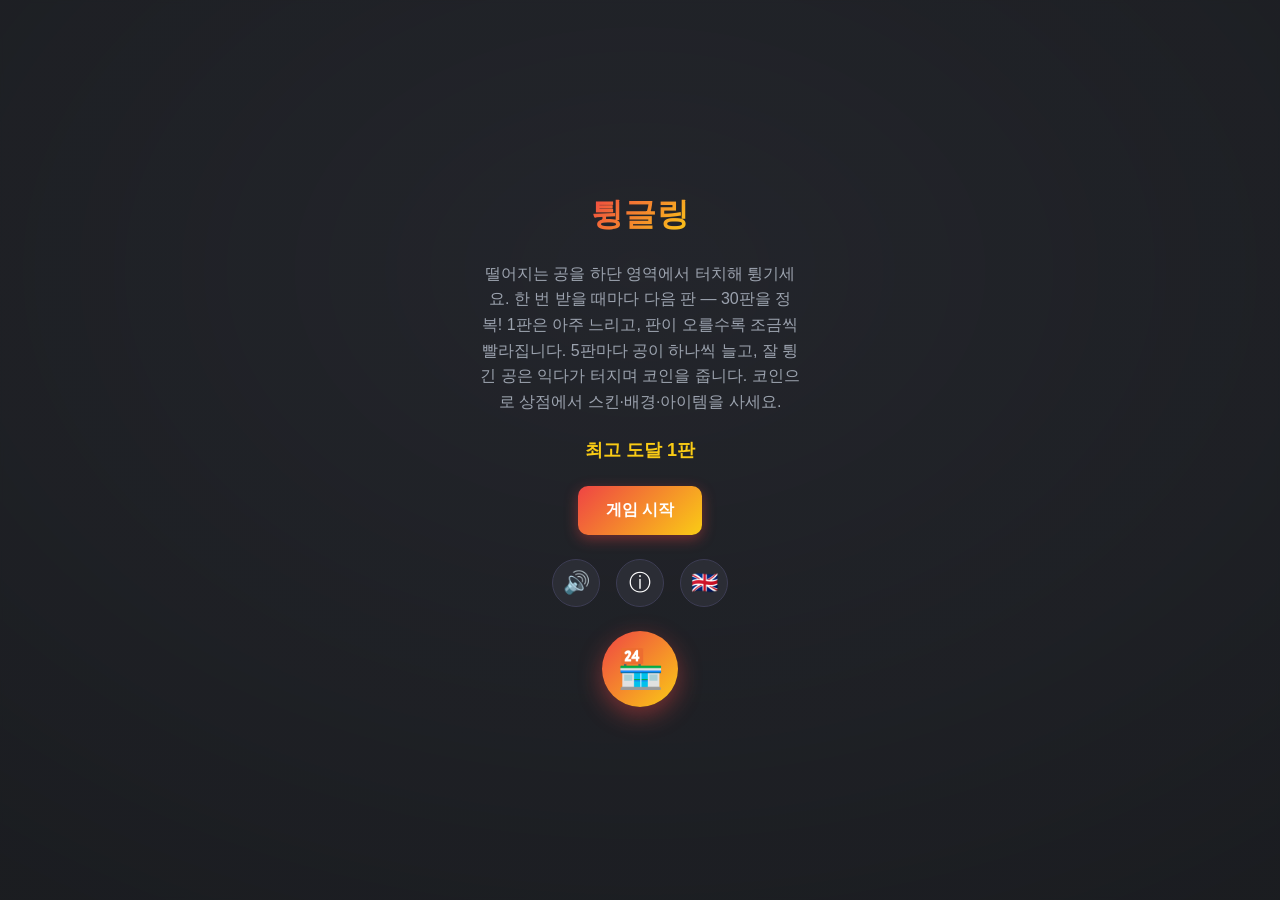
<file: docs/play.html>
<!DOCTYPE html>
<html lang="ko">
<head>
<meta charset="UTF-8" />
<meta name="viewport" content="width=device-width, initial-scale=1.0, maximum-scale=1.0, user-scalable=no, viewport-fit=cover" />
<meta name="theme-color" content="#1B1D21" />
<title>튕글링 — 30판 정복</title>
<style>
/* inlined from styles/tokens.css */
/* 튕글링 게임 테마 토큰 — Crowny Class 시스템 §18 게임·엔터 (레드/옐로) 오버라이드.
   ⚠️ 이 파일의 HEX 는 활성 디자인 스타일(#1 crowny-class)에 등록된 것만 사용.
   부수 색(캔버스 셰이딩·파티클 등)은 여기 두지 말고 game.js 상수로. */
:root {
  /* ===== 게임 테마 브랜드 컬러 (게임·엔터: 레드 → 옐로) ===== */
  --primary: #EF4444;
  --primary-rgb: 239, 68, 68;
  --secondary: #FACC15;
  --gradient: linear-gradient(135deg, #EF4444 0%, #FACC15 100%);

  /* ===== 공 굴절 그라데이션 (보라→분홍, 스펙 지정) ===== */
  --ball-refract-from: #8A38F5;
  --ball-refract-to:   #D53A6B;

  /* ===== 캔버스 / 다크 영역 ===== */
  --canvas-bg: #1B1D21;
  --dark-bg: #1B1D21;
  --dark-tertiary: #2B2D35;
  --dark-border: #3D3D54;

  /* ===== 텍스트 ===== */
  --text-primary: #FFFFFF;
  --text-secondary: #9CA3AF;
  --text-muted: #6B7280;

  /* ===== 모서리 ===== */
  --radius-md: 10px;
  --radius-xl: 16px;
  --radius-full: 9999px;

  /* ===== 간격 (8px 그리드) ===== */
  --spacing-xs: 4px;
  --spacing-sm: 8px;
  --spacing-md: 16px;
  --spacing-lg: 24px;
  --spacing-xl: 32px;

  /* ===== 폰트 (최소 16px) ===== */
  --font-sm:  16px;
  --font-md:  16px;
  --font-lg:  18px;
  --font-xl:  20px;
  --font-2xl: 26px;
  --font-3xl: 32px;
  --font-family-base: 'Pretendard Variable', -apple-system, BlinkMacSystemFont, 'Segoe UI', sans-serif;

  /* ===== 트랜지션 ===== */
  --transition-fast:   0.15s ease;
  --transition-normal: 0.2s ease;
}

</style>
<style>
  * { box-sizing: border-box; -webkit-tap-highlight-color: transparent; }
  html, body {
    margin: 0; padding: 0; height: 100%; overflow: hidden;
    background: var(--canvas-bg);
    font-family: var(--font-family-base);
    color: var(--text-primary);
    font-size: var(--font-md);
    -webkit-user-select: none; user-select: none;
    touch-action: none;
  }
  #game { display: block; position: fixed; inset: 0; width: 100%; height: 100%; }
  .hidden { display: none !important; }

  /* ===== HUD — 판 번호는 크게 ===== */
  #hud {
    position: fixed; top: calc(env(safe-area-inset-top, 0px) + var(--spacing-md));
    left: 0; right: 0; display: flex; flex-direction: column; align-items: center;
    gap: var(--spacing-xs); pointer-events: none; z-index: 5; font-variant-numeric: tabular-nums;
  }
  /* 하트 줄(맨 위) — 최대 20개, 넘치면 줄바꿈. 작게. */
  #hud .hearts { display: flex; flex-wrap: wrap; justify-content: center; align-items: center;
    gap: 1px 2px; max-width: 92vw; font-size: 15px; line-height: 1.1; color: var(--primary); }
  #hud .stage-wrap { text-align: center; line-height: 1; }
  #hud .stage-num { font-size: 52px; font-weight: 800; color: var(--text-primary);
    text-shadow: 0 2px 18px rgba(var(--primary-rgb), 0.45); }
  #hud .stage-num .of { font-size: var(--font-md); font-weight: 600; color: var(--text-secondary); }
  #hud .stage-label { font-size: var(--font-sm); color: var(--text-secondary); letter-spacing: 2px; }
  #hud .substat { display: flex; flex-wrap: wrap; justify-content: center; gap: var(--spacing-md) var(--spacing-lg); opacity: 0.8; }
  #hud .substat .stat { text-align: center; }
  #hud .substat .label { font-size: var(--font-sm); color: var(--text-secondary); display: block; line-height: 1.2; }
  #hud .substat .value { font-size: var(--font-lg); font-weight: 700; }
  #hud .substat #hudScore { color: var(--secondary); }
  #hud .substat #hudCoins { color: var(--secondary); }

  /* ===== 오버레이 (메뉴·게임오버) ===== */
  .overlay {
    position: fixed; inset: 0; z-index: 10;
    display: flex; flex-direction: column; align-items: center; justify-content: center;
    gap: var(--spacing-lg); padding: var(--spacing-xl);
    background: radial-gradient(120% 120% at 50% 30%, rgba(43,45,53,0.55) 0%, rgba(27,29,33,0.92) 70%);
    backdrop-filter: blur(2px);
    text-align: center;
  }
  .overlay.hidden { display: none; }

  .title {
    font-size: var(--font-3xl); font-weight: 800; margin: 0;
    background: var(--gradient); -webkit-background-clip: text; background-clip: text;
    -webkit-text-fill-color: transparent; letter-spacing: 1px;
  }
  .subtitle { font-size: var(--font-md); color: var(--text-secondary); margin: 0; max-width: 320px; line-height: 1.6; }
  .best { font-size: var(--font-lg); color: var(--secondary); font-weight: 700; }

  /* 시작 판 선택기 */
  .stage-select { display: flex; flex-direction: column; align-items: center; gap: 6px; }
  .stage-select.hidden { display: none; }
  .stage-select .ss-label { font-size: var(--font-sm); color: var(--text-secondary); letter-spacing: 1px; }
  .stage-select .ss-stepper { display: flex; align-items: center; gap: var(--spacing-md); }
  .stage-select .ss-btn {
    width: 44px; height: 44px; border-radius: 999px; border: none; cursor: pointer;
    font-size: var(--font-xl); font-weight: 800; line-height: 1;
    color: #fff; background: rgba(255,255,255,0.12);
    touch-action: manipulation; -webkit-user-select: none; user-select: none;
    -webkit-tap-highlight-color: transparent;
  }
  .stage-select .ss-btn:disabled { opacity: 0.35; cursor: default; }
  .stage-select .ss-value { min-width: 72px; text-align: center; font-size: var(--font-2xl); font-weight: 800; color: var(--text-primary); font-variant-numeric: tabular-nums; }
  .stage-select .ss-hint { font-size: var(--font-xs, 12px); color: var(--text-secondary); }

  /* 사진 크롭 편집기 */
  #cropEditor { z-index: 20; }
  .crop-canvas { touch-action: none; border-radius: var(--radius-md); background: #000;
    width: 86vw; max-width: 360px; height: 86vw; max-height: 360px; }
  .crop-zoom { width: 86vw; max-width: 360px; accent-color: var(--primary); }
  .crop-style { display: flex; gap: var(--spacing-sm, 8px); }
  .crop-style.hidden { display: none; }
  .crop-style .btn { padding: 8px 18px; }
  .crop-style .btn[aria-pressed="true"] { background: var(--gradient); color: #fff; }

  /* 크레딧 */
  .credits-list { width: 100%; max-width: 340px; display: flex; flex-direction: column; gap: var(--spacing-md); max-height: 60vh; overflow-y: auto; }
  .credits-head { font-size: var(--font-sm); color: var(--text-secondary); margin: 0 0 4px; line-height: 1.5; }
  .credits-head a { color: var(--secondary); }
  .credits-item { display: flex; flex-wrap: wrap; align-items: baseline; gap: 6px 8px; padding: 10px 12px; background: rgba(255,255,255,0.05); border-radius: var(--radius-md); text-align: left; }
  .credits-title { font-weight: 700; color: var(--text-primary); }
  .credits-by { font-size: var(--font-sm); color: var(--text-secondary); }
  .credits-link { margin-left: auto; font-size: var(--font-sm); color: var(--secondary); white-space: nowrap; }
  .credits-note { font-size: var(--font-xs, 12px); color: var(--text-secondary); margin: 4px 0 0; line-height: 1.6; }

  .btn {
    border: none; cursor: pointer; font-family: inherit; font-weight: 600;
    border-radius: var(--radius-md); padding: 14px 28px; font-size: var(--font-md);
    color: var(--text-primary); min-height: 44px; min-width: 44px;
    transition: transform var(--transition-normal), box-shadow var(--transition-normal);
  }
  .btn-primary { background: var(--gradient); box-shadow: 0 4px 14px rgba(var(--primary-rgb), 0.4); }
  .btn-primary:active { transform: translateY(2px) scale(0.98); }
  .btn-ghost {
    background: var(--dark-tertiary); color: var(--text-primary);
    border: 1px solid var(--dark-border);
  }
  .btn-ghost[aria-pressed="true"] { border-color: var(--primary); color: var(--secondary); }

  .score-final { font-size: 72px; font-weight: 800; line-height: 1; }
  .score-final .unit { font-size: var(--font-lg); color: var(--text-secondary); font-weight: 500; }
  .clear-title {
    font-size: 44px; font-weight: 800; margin: 0; line-height: 1.1;
    background: var(--gradient); -webkit-background-clip: text; background-clip: text;
    -webkit-text-fill-color: transparent;
    animation: pop 0.5s ease;
  }
  .clear-sub { font-size: var(--font-xl); font-weight: 700; color: var(--secondary); }
  .rest-badge {
    font-size: var(--font-sm); font-weight: 800; letter-spacing: 3px;
    color: var(--secondary); border: 2px solid var(--secondary); border-radius: var(--radius-full);
    padding: 6px 18px; margin-bottom: 4px; animation: pop 0.5s ease;
  }

  .gameover-row { display: flex; gap: var(--spacing-md); flex-wrap: wrap; justify-content: center; }
  .new-record {
    font-size: var(--font-md); font-weight: 700; color: var(--secondary);
    border: 1px solid var(--secondary); border-radius: var(--radius-full);
    padding: 4px 14px; animation: pop 0.4s ease;
  }
  @keyframes pop { from { transform: scale(0.6); opacity: 0; } to { transform: scale(1); opacity: 1; } }

  /* ===== 상단 버튼(일시정지·상점) ===== */
  .corner-btn {
    position: fixed; top: calc(env(safe-area-inset-top, 0px) + var(--spacing-md));
    z-index: 7; width: 44px; height: 44px; border-radius: var(--radius-full);
    border: 1px solid var(--dark-border); background: var(--dark-tertiary);
    color: var(--text-primary); font-size: 20px; cursor: pointer;
    display: flex; align-items: center; justify-content: center;
  }
  .corner-btn.left { left: var(--spacing-md); }
  .corner-btn.right { right: var(--spacing-md); }
  .corner-btn.hidden { display: none; }
  .corner-btn .badge {
    position: absolute; top: -4px; right: -4px; min-width: 18px; height: 18px; padding: 0 4px;
    border-radius: 9px; background: var(--secondary); color: #1B1D21;
    font-size: 11px; font-weight: 800; display: flex; align-items: center; justify-content: center;
  }
  #freezeBtn { background: linear-gradient(135deg,#4FC3F7,#2196F3); border-color:#4FC3F7; font-size:22px; }
  #freezeBtn:disabled { opacity: 0.5; }

  /* 사용형 아이템 도크(시간정지 아래, 세로) */
  .item-dock {
    position: fixed; right: var(--spacing-md);
    top: calc(env(safe-area-inset-top, 0px) + var(--spacing-md) + 56px);
    z-index: 7; display: flex; flex-direction: column; gap: 8px;
  }
  .item-dock.hidden { display: none; }
  .item-dock .item-btn {
    position: relative; width: 44px; height: 44px; border-radius: var(--radius-full);
    border: 1px solid var(--dark-border); background: var(--dark-tertiary);
    font-size: 20px; cursor: pointer; display: flex; align-items: center; justify-content: center;
    touch-action: manipulation; -webkit-tap-highlight-color: transparent; padding: 0;
  }
  .item-dock .item-btn.on { border-color: var(--secondary); box-shadow: 0 0 12px 2px rgba(250,204,21,0.5); }
  .item-dock .item-btn .badge {
    position: absolute; top: -4px; right: -4px; min-width: 18px; height: 18px; padding: 0 4px;
    border-radius: 9px; background: var(--secondary); color: #1B1D21;
    font-size: 11px; font-weight: 800; display: flex; align-items: center; justify-content: center;
  }

  /* ===== 아이콘 토글(소리·크레딧·언어) + 상점 FAB ===== */
  .icon-btn {
    width: 48px; height: 48px; border-radius: var(--radius-full);
    border: 1px solid var(--dark-border); background: var(--dark-tertiary);
    color: var(--text-primary); font-size: 22px; cursor: pointer; padding: 0;
    display: flex; align-items: center; justify-content: center;
    touch-action: manipulation; -webkit-tap-highlight-color: transparent;
  }
  .icon-row { display: flex; gap: var(--spacing-md); justify-content: center; align-items: center; }
  .shop-fab {
    width: 76px; height: 76px; border-radius: var(--radius-full); border: none; cursor: pointer;
    background: var(--gradient); color: #fff; font-size: 38px; padding: 0;
    display: flex; align-items: center; justify-content: center;
    box-shadow: 0 8px 24px rgba(var(--primary-rgb),0.45);
    touch-action: manipulation; -webkit-tap-highlight-color: transparent;
    animation: pop 0.5s ease;
  }
  .shop-fab .fab-label { position: absolute; }
  .shop-fab:active { transform: scale(0.94); }

  /* ===== 상점 ===== */
  .shop-head { display: flex; align-items: center; justify-content: space-between;
    width: 100%; max-width: 520px; gap: var(--spacing-md); }
  .shop-coins { font-size: var(--font-xl); font-weight: 800; color: var(--secondary);
    font-variant-numeric: tabular-nums; }
  .shop-tabs { display: flex; gap: var(--spacing-sm); width: 100%; max-width: 520px; }
  .shop-tabs .btn { flex: 1; padding: 10px 0; font-size: var(--font-sm); }
  .shop-grid {
    display: grid; grid-template-columns: repeat(2, 1fr); gap: var(--spacing-md);
    width: 100%; max-width: 520px; overflow-y: auto; padding: var(--spacing-xs);
    max-height: 56vh;
  }
  .shop-grid.hidden { display: none; }
  .shop-card {
    background: var(--dark-tertiary); border: 1px solid var(--dark-border);
    border-radius: var(--radius-xl); padding: var(--spacing-md);
    display: flex; flex-direction: column; align-items: center; gap: var(--spacing-sm);
  }
  .shop-prev { width: 88px; height: 88px; border-radius: var(--radius-md); background: var(--canvas-bg); }
  .shop-name { font-size: var(--font-sm); font-weight: 600; text-align: center; }
  .shop-info { grid-column: 1 / -1; font-size: var(--font-sm); color: var(--text-secondary);
    line-height: 1.5; text-align: left; }
  /* 아이템 카드: 썸네일 왼쪽 + 설명/버튼 오른쪽(가로형, 한 줄 전체 폭) */
  .item-card { grid-column: 1 / -1; flex-direction: row; align-items: center; gap: var(--spacing-md);
    text-align: left; }
  .item-card .shop-prev { width: 60px; height: 60px; flex: 0 0 auto; }
  .item-card .item-body { display: flex; flex-direction: column; gap: 6px; flex: 1; min-width: 0; }
  .item-card .item-head { display: flex; align-items: baseline; gap: 8px; flex-wrap: wrap; }
  .item-card .shop-name { text-align: left; }
  .item-card .item-desc { font-size: var(--font-xs, 12px); color: var(--text-secondary); line-height: 1.4; }
  .item-card .stick-buy-row { justify-content: flex-start; }
  .stick-buy-row { display: flex; gap: var(--spacing-xs); flex-wrap: wrap; justify-content: center; width: 100%; }
  .stick-buy-row .btn { flex: 1; min-width: 72px; }
  .btn-disabled, .btn:disabled { opacity: 0.45; cursor: not-allowed; }

  /* ===== 스틱 트레이 ===== */
  .stick-tray {
    position: fixed; bottom: calc(env(safe-area-inset-bottom,0px) + 18px);
    right: calc(env(safe-area-inset-right,0px) + 14px); z-index: 6;
    display: flex; flex-direction: row; align-items: center; justify-content: flex-end; gap: var(--spacing-sm);
  }
  .stick-tray.hidden { display: none; }
  .stick-icon {
    position: relative;
    border: 1px solid var(--dark-border); background: var(--dark-tertiary);
    color: var(--text-primary); border-radius: var(--radius-md); cursor: pointer;
    min-height: 36px; height: 36px; width: 56px; font-weight: 700;
    display: flex; align-items: center; justify-content: center; padding: 0;
    touch-action: manipulation; -webkit-tap-highlight-color: transparent;
  }
  .stick-icon.active { border-color: var(--secondary); background: var(--secondary); }
  .stick-icon .stick-badge {
    position: absolute; top: -6px; right: -6px; min-width: 18px; height: 18px; padding: 0 4px;
    border-radius: 9px; background: var(--primary); color: #fff;
    font-size: 11px; font-weight: 800; display: flex; align-items: center; justify-content: center;
  }
  /* 무료 지급 시 멋지게 튀어오르는 등장 효과 */
  .stick-icon.gift { animation: stickGift 0.7s cubic-bezier(.2,1.4,.4,1) both; }
  @keyframes stickGift {
    0%   { transform: translateY(40px) scale(0.2); opacity: 0; box-shadow: 0 0 0 0 var(--secondary); }
    55%  { transform: translateY(-8px) scale(1.35); opacity: 1; box-shadow: 0 0 22px 6px var(--secondary); }
    100% { transform: translateY(0) scale(1); box-shadow: 0 0 0 0 rgba(0,0,0,0); }
  }
  .stick-more { color: var(--text-secondary); font-weight: 700; }

  /* 보유 공 빠른 전환 독 (좌측 하단) */
  .skin-dock {
    position: fixed; bottom: calc(env(safe-area-inset-bottom,0px) + 18px);
    left: calc(env(safe-area-inset-left,0px) + 14px); z-index: 6;
    display: flex; flex-direction: row; align-items: center; gap: 6px;
    max-width: 56vw; overflow-x: auto; scrollbar-width: none;
  }
  .skin-dock::-webkit-scrollbar { display: none; }
  .skin-dock.hidden { display: none; }
  .skin-chip {
    flex: 0 0 auto; width: 34px; height: 34px; border-radius: 999px; padding: 0; cursor: pointer;
    border: 2px solid var(--dark-border); background: var(--dark-tertiary); overflow: hidden;
    display: block; touch-action: manipulation; -webkit-tap-highlight-color: transparent; opacity: 0.7;
  }
  .skin-chip canvas { width: 100%; height: 100%; display: block; }
  .skin-chip.active { border-color: var(--secondary); opacity: 1; transform: scale(1.12); }
</style>
</head>
<body>
<canvas id="game"></canvas>

<!-- 시간정지 아이템(게임 중 우상단) -->
<button class="corner-btn right hidden" id="freezeBtn" aria-label="시간정지">⏱<span class="badge" id="freezeBadge">0</span></button>

<!-- 사용형 아이템 도크(게임 중, 시간정지 아래) -->
<div class="item-dock hidden" id="itemDock"></div>

<!-- 스틱 트레이(게임 중, 우측 하단) -->
<div class="stick-tray hidden" id="stickTray"></div>

<!-- 보유 공 빠른 전환 독(게임 중, 좌측 하단) -->
<div class="skin-dock hidden" id="skinDock"></div>

<div id="hud" class="hidden" aria-hidden="true">
  <div class="hearts" id="hudLives"></div>
  <div class="stage-wrap">
    <div class="stage-num"><span id="hudStage">1</span><span class="of" id="hudOf"> / 30판</span></div>
    <div class="stage-label">PUNG</div>
  </div>
  <div class="substat">
    <div class="stat"><span class="label" data-i18n="hudScore">점수</span><span class="value" id="hudScore">0</span></div>
    <div class="stat"><span class="label" data-i18n="hudCombo">콤보</span><span class="value" id="hudCombo">0</span></div>
    <div class="stat"><span class="label" data-i18n="hudCoins">코인</span><span class="value" id="hudCoins">0</span></div>
    <div class="stat"><span class="label" data-i18n="hudBest">최고 도달</span><span class="value" id="hudBest">1</span></div>
  </div>
</div>

<!-- 메뉴 -->
<div class="overlay" id="menu">
  <h1 class="title" data-i18n="brand">튕글링</h1>
  <p class="subtitle" data-i18n="menuDesc">떨어지는 공을 하단 영역에서 터치해 튕기세요. 한 번 받을 때마다 다음 판 — 30판을 정복! 1판은 아주 느리고, 판이 오를수록 빨라집니다. 5판마다 공이 하나씩 늘고, 잘 튕긴 공은 익다가 터지며 코인을 줍니다. 코인으로 상점에서 스킨·배경·막대기를 사세요.</p>
  <div class="best" id="menuBest">최고 도달 1판</div>
  <div class="stage-select hidden" id="stageSelect">
    <span class="ss-label" data-i18n="startStageLabel">시작 판</span>
    <div class="ss-stepper">
      <button class="ss-btn" id="stageMinus" aria-label="시작 판 줄이기">−</button>
      <span class="ss-value" id="stageSelVal">1판</span>
      <button class="ss-btn" id="stagePlus" aria-label="시작 판 늘리기">+</button>
    </div>
    <span class="ss-hint" id="stageSelHint">최고 도달 1판까지 선택</span>
  </div>
  <button class="btn btn-primary" id="startBtn" data-i18n="start">게임 시작</button>
  <div class="icon-row">
    <button class="icon-btn" id="muteToggle" aria-pressed="false" aria-label="소리" title="소리">🔊</button>
    <button class="icon-btn" id="creditsBtn" aria-label="크레딧" title="크레딧">ⓘ</button>
    <button class="icon-btn" id="langToggle" aria-label="언어" title="언어">🇬🇧</button>
  </div>
  <button class="shop-fab" id="shopBtn" aria-label="상점" title="상점">🏪</button>
</div>

<!-- 상점 -->
<div class="overlay hidden" id="shop">
  <div class="shop-head">
    <h2 class="title" style="font-size:var(--font-2xl)" data-i18n="shop">상점</h2>
    <span class="shop-coins" id="shopCoins">0 🪙</span>
  </div>
  <div class="shop-tabs">
    <button class="btn btn-ghost" id="tabBalls" aria-pressed="true" data-i18n="tabBalls">공 스킨</button>
    <button class="btn btn-ghost" id="tabBgs" aria-pressed="false" data-i18n="tabBgs">배경</button>
    <button class="btn btn-ghost" id="tabSounds" aria-pressed="false" data-i18n="tabSounds">사운드</button>
    <button class="btn btn-ghost" id="tabItems" aria-pressed="false" data-i18n="tabItems">아이템</button>
  </div>
  <div class="shop-grid" id="gridBalls"></div>
  <div class="shop-grid hidden" id="gridBgs"></div>
  <div class="shop-grid hidden" id="gridSounds"></div>
  <div class="shop-grid hidden" id="gridItems"></div>
  <button class="btn btn-primary" id="shopBack" data-i18n="close">닫기</button>
  <input type="file" id="photoInput" accept="image/*" style="display:none" />
  <input type="file" id="photoBallInput" accept="image/*" style="display:none" />
</div>

<!-- 일시정지 -->
<div class="overlay hidden" id="pause">
  <h2 class="title" style="font-size:var(--font-2xl)" data-i18n="paused">일시정지</h2>
  <div class="gameover-row">
    <button class="btn btn-primary" id="pauseResume" data-i18n="resume">이어하기</button>
    <button class="btn btn-ghost" id="pauseShopBtn" data-i18n="shop">상점</button>
    <button class="btn btn-ghost" id="pauseMenu" data-i18n="menu">메뉴</button>
  </div>
</div>

<!-- 체크포인트(3판마다) -->
<div class="overlay hidden" id="checkpoint">
  <div class="rest-badge" data-i18n="restTime">쉬는시간</div>
  <h2 class="clear-title" id="cpTitle">3판 클리어!</h2>
  <p class="subtitle" data-i18n="keepGoingQ">계속 도전할까요?</p>
  <div class="gameover-row">
    <button class="btn btn-primary" id="cpContinue" data-i18n="keepGoing">계속 도전</button>
    <button class="btn btn-ghost" id="cpStop" data-i18n="stop">그만하기</button>
  </div>
</div>

<!-- 게임오버 -->
<div class="overlay hidden" id="gameover">
  <div id="newRecordBadge" class="new-record hidden" data-i18n="newRecord">최고 기록!</div>
  <div class="score-final"><span id="finalScore">1</span><span class="unit" data-i18n="reachedUnit"> 판 도달</span></div>
  <div class="best" id="goScore" style="color:var(--secondary)">점수 0</div>
  <div class="best" id="goBest">최고 도달 1판</div>
  <div class="gameover-row">
    <button class="btn btn-primary" id="retryBtn" data-i18n="restart1">처음부터(1판)</button>
    <button class="btn btn-primary hidden" id="resumeBtn">N판부터 계속</button>
    <button class="btn btn-ghost" id="shareBtn" data-i18n="share">결과 공유</button>
    <button class="btn btn-ghost" id="menuBtn" data-i18n="menu">메뉴</button>
  </div>
  <button class="shop-fab" id="goShopBtn" aria-label="상점" title="상점">🏪</button>
</div>

<!-- 클리어(승리) -->
<div class="overlay hidden" id="winScreen">
  <h1 class="clear-title" data-i18n-html="winTitle">CLEAR!<br>30판 정복</h1>
  <div class="clear-sub" id="winSub" data-i18n="winSub">완벽한 마스터</div>
  <p class="subtitle"><span data-i18n="winMsgPre">최대 콤보 </span><span id="winCombo">0</span><span data-i18n="winMsgPost"> — 멈추지 않고 마스터모드로 계속 도전할 수 있어요.</span></p>
  <div class="gameover-row">
    <button class="btn btn-primary" id="winMasterBtn" data-i18n="continueMaster">마스터모드 계속하기</button>
    <button class="btn btn-ghost" id="winRetryBtn" data-i18n="tryAgain">다시 도전</button>
    <button class="btn btn-ghost" id="winShareBtn" data-i18n="share">결과 공유</button>
    <button class="btn btn-ghost" id="winMenuBtn" data-i18n="menu">메뉴</button>
  </div>
</div>

<!-- 크레딧(출처 표시) -->
<div class="overlay hidden" id="credits">
  <h2 class="title" style="font-size:var(--font-2xl)" data-i18n="credits">크레딧</h2>
  <div class="credits-list">
    <p class="credits-head" data-i18n-html="creditsHead">배경 음악 — <a href="https://opengameart.org" target="_blank" rel="noopener">OpenGameArt.org</a> · 라이선스 CC&#8209;BY&nbsp;3.0</p>
    <div class="credits-item">
      <span class="credits-title">Fun Adventure</span>
      <span class="credits-by">by Hitctrl</span>
      <a class="credits-link" href="https://opengameart.org/content/fun-adventure" target="_blank" rel="noopener" data-i18n="source">출처</a>
    </div>
    <div class="credits-item">
      <span class="credits-title">Fun BGM</span>
      <span class="credits-by">by syncopika</span>
      <a class="credits-link" href="https://opengameart.org/content/fun-bgm" target="_blank" rel="noopener" data-i18n="source">출처</a>
    </div>
    <div class="credits-item">
      <span class="credits-title">Selections from BGM Fun Vol.7</span>
      <span class="credits-by">by syncopika</span>
      <a class="credits-link" href="https://opengameart.org/content/selections-from-bgm-fun-vol7" target="_blank" rel="noopener" data-i18n="source">출처</a>
    </div>
    <p class="credits-note" data-i18n-html="creditsNote">CC&#8209;BY&nbsp;3.0 — 상업적 사용 가능, 저작자 표시 필수.<br>저작권/표시: Hitctrl, syncopika.</p>
  </div>
  <button class="btn btn-primary" id="creditsBack" data-i18n="close">닫기</button>
</div>

<!-- 사진 크롭 편집기 -->
<div class="overlay hidden" id="cropEditor">
  <h2 class="title" style="font-size:var(--font-2xl)" data-i18n="fitPhoto">사진 맞추기</h2>
  <p class="subtitle" data-i18n="fitPhotoDesc">드래그로 이동 · 두 손가락(또는 아래 슬라이더)으로 확대/축소해 보여질 부분을 고르세요.</p>
  <canvas id="cropCanvas" class="crop-canvas"></canvas>
  <div class="crop-style hidden" id="cropStyleRow">
    <button class="btn btn-ghost" id="cropFlat" aria-pressed="true" data-i18n="crop">자르기</button>
    <button class="btn btn-ghost" id="cropConvex" aria-pressed="false" data-i18n="convex3d">볼록 3D</button>
  </div>
  <input type="range" id="cropZoom" class="crop-zoom" min="0" max="1" step="0.001" value="0" aria-label="확대/축소" />
  <div class="gameover-row">
    <button class="btn btn-primary" id="cropApply" data-i18n="apply">적용</button>
    <button class="btn btn-ghost" id="cropCancel" data-i18n="cancel">취소</button>
  </div>
</div>

<script>
/* inlined from game.js */
/* 튕글링 — 30판 정복 + 무한 마스터모드 + 상점/스킨/배경/막대기.
   순수 JS + Canvas + Web Audio. 프레임워크/외부 라이브러리 0.
   상태: menu → playing → (paused / checkpoint) → gameover / win.

   난이도 레버: 속도(왕복시간 T) + 공 개수 + 공 크기. 받는 영역(존)은 넓게 고정.
   대칭 발사: 판마다 g·v 를 계산해 올라감/내려옴 시간이 같다(부드러움).
   잘 튕긴 공은 회색→흰색으로 익다가 터지며 코인을 준다. 코인으로 상점에서
   스킨·배경·막대기를 산다. 막대기는 떨어지는 공을 자동으로 받아주는 패들.

   색 상수: 캔버스 셰이딩·파티클·스킨·배경 색은 tokens.css 가 아니라
   여기 JS 상수로 둔다(스펙·훅 규칙). 브랜드 색만 CSS 변수에서 읽어 온다. */
'use strict';

(function () {
  // ---------- DOM ----------
  const $ = (id) => document.getElementById(id);

  // ---------- i18n ----------
  let lang = 'ko';
  try { const _l = localStorage.getItem('pung_lang'); if (_l === 'en' || _l === 'ko') lang = _l; } catch (e) { /* 무시 */ }
  const I18N = {
    ko: {
      title: '튕글링 — 30판 정복',
      brand: '튕글링',
      menuDesc: '떨어지는 공을 하단 영역에서 터치해 튕기세요. 한 번 받을 때마다 다음 판 — 30판을 정복! 1판은 아주 느리고, 판이 오를수록 조금씩 빨라집니다. 5판마다 공이 하나씩 늘고, 잘 튕긴 공은 익다가 터지며 코인을 줍니다. 코인으로 상점에서 스킨·배경·아이템을 사세요.',
      start: '게임 시작',
      shop: '상점',
      credits: '크레딧',
      close: '닫기',
      soundOn: '소리 켜짐',
      soundOff: '소리 꺼짐',
      langSwitch: '🇬🇧 English',
      startStageLabel: '시작 판',
      paused: '일시정지',
      resume: '이어하기',
      menu: '메뉴',
      keepGoingQ: '계속 도전할까요?',
      keepGoing: '계속 도전',
      stop: '그만하기',
      restTime: '쉬는시간',
      newRecord: '최고 기록!',
      restart1: '처음부터(1판)',
      share: '결과 공유',
      winTitle: 'CLEAR!<br>30판 정복',
      winSub: '완벽한 마스터',
      continueMaster: '마스터모드 계속하기',
      tryAgain: '다시 도전',
      tabBalls: '공 스킨',
      tabBgs: '배경',
      tabSounds: '사운드',
      tabItems: '아이템',
      preview: '듣기',
      snd_default: '기본 보잉', snd_scale: '음계 모드', snd_piano: '피아노', snd_cosmos: '우주',
      snd_star: '작은별', snd_bell: '학교종', snd_butterfly: '나비야', snd_bear: '곰 세마리',
      snd_plane: '비행기', snd_same: '모두 다 꽃이야', snd_bird: '산토끼', snd_birthday: '생일 축하',
      snd_marimba: '실로폰', snd_chip: '8비트', snd_drum: '타악기', snd_firework: '불꽃놀이', snd_droplet: '물방울',
      sndInfo_default: '기본 튕김음.',
      sndInfo_scale: '콤보마다 도레미파솔라시도 — 3옥타브 왕복.',
      sndInfo_piano: '따뜻한 피아노 톤.',
      sndInfo_cosmos: '몽환적인 우주 신스, 긴 여운.',
      sndInfo_star: '콤보로 반짝반짝 작은별 연주.',
      sndInfo_bell: '콤보로 학교종 연주.',
      sndInfo_butterfly: '콤보로 나비야 연주.',
      sndInfo_bear: '콤보로 곰 세마리 연주.',
      sndInfo_plane: '콤보로 비행기 연주.',
      sndInfo_same: '콤보로 모두 다 꽃이야 연주.',
      sndInfo_bird: '콤보로 산토끼 연주.',
      sndInfo_birthday: '콤보로 생일 축하 연주.',
      sndInfo_marimba: '맑은 실로폰 음, 콤보로 음계 상승.',
      sndInfo_chip: '레트로 8비트 사각파.',
      sndInfo_drum: '타악기 노이즈 타격음.',
      sndInfo_firework: '폭죽 사운드, 콤보 10마다 화음 폭발.',
      sndInfo_droplet: '청량한 물방울 소리.',
      hudScore: '점수',
      hudCombo: '콤보',
      hudCoins: '코인',
      hudBest: '최고 도달',
      hudLives: '생명',
      fitPhoto: '사진 맞추기',
      fitPhotoDesc: '드래그로 이동 · 두 손가락(또는 아래 슬라이더)으로 확대/축소해 보여질 부분을 고르세요.',
      crop: '자르기',
      convex3d: '볼록 3D',
      apply: '적용',
      cancel: '취소',
      source: '출처',
      creditsHead: '배경 음악 — <a href="https://opengameart.org" target="_blank" rel="noopener">OpenGameArt.org</a> · 라이선스 CC&#8209;BY&nbsp;3.0',
      creditsNote: 'CC&#8209;BY&nbsp;3.0 — 상업적 사용 가능, 저작자 표시 필수.<br>저작권/표시: Hitctrl, syncopika.',
      addPhoto: '사진 추가',
      equipped: '장착됨',
      equip: '장착',
      notEnoughCoins: '코인이 부족해요',
      applied: '적용됨',
      choosePhoto: '사진 선택',
      photoReadFail: '사진을 읽지 못했어요',
      photoTooBig: '사진 용량 초과 — 더 작은 사진을',
      photoReadyBg: '사진 준비됨 — 적용을 눌러 배경 적용',
      ballPhotoApplied: '공 사진 적용됨',
      masterMode: '마스터모드',
      cleared30: '30판 정복!',
      challenge30: '30판 도전',
      winMsgPre: '최대 콤보 ',
      winMsgPost: ' — 멈추지 않고 마스터모드로 계속 도전할 수 있어요.',
      reachedUnit: ' 판 도달',
      skin_default: '기본 굴절공',
      skin_soccer: '축구공',
      skin_basket: '농구공',
      skin_jupiter: '목성',
      skin_saturn: '토성',
      skin_penguin: '펭귄',
      skin_photo: '내 사진',
      bg_default: '기본 다크',
      bg_sunset: '노을',
      bg_space: '우주',
      bg_photo: '내 사진',
      reachedN: (a) => '최고 도달 ' + a.n + '판',
      masterReachedN: (a) => '마스터 도달 ' + a.n + '판',
      scoreBest: (a) => '점수 ' + a.s + ' (최고 ' + a.b + ')',
      resumeFromN: (a) => a.n + '판부터 계속',
      stageN: (a) => a.n + '판',
      selectUpToN: (a) => '최고 도달 ' + a.n + '판까지 선택',
      stageClearedN: (a) => a.n + '판 클리어!',
      ofTotal: ' / 30판',
      masterTag: ' MASTER',
      coinsGained: (a) => '+' + a.n + ' 코인! 🪙',
      stickGiftN: (a) => '막대기 +1 무료! (' + a.n + '판 보너스)',
      reachedStageN: (a) => a.n + '판 도달',
      maxComboN: (a) => '최대 콤보 ' + a.n,
      reachedStageNbang: (a) => a.n + '판 도달!',
      applyPrice: (a) => '적용 (' + a.p + ' 🪙)',
      stickOwnedN: (a) => '막대기 (보유 ' + a.n + ')',
      stickInfo: (a) => '막대기는 떨어지는 공을 자동으로 받아줍니다. +1 / +3 / +5 로 한 번에 여러 개를 살 수 있어요(가격은 개당 ' + a.price + ' 🪙). 게임 중 우측 하단 막대기 아이콘(보유 개수가 배지로 표시)을 탭할 때마다 켜는 개수가 1씩 늘어 패들이 길어집니다. 보유수를 넘기면 꺼져요. 한 번에 최대 ' + a.max + '개까지 켤 수 있고, 막대당 3번 받으면 사라집니다.',
      freezeActivated: '시간정지!',
      freezeOwnedN: (a) => '시간정지 (보유 ' + a.n + ')',
      freezeInfo: (a) => '시간정지는 ' + a.sec + '초 동안 모든 공을 멈춥니다. 게임 중 우상단 ⏱ 버튼으로 사용하세요(개당 ' + a.price + ' 🪙). 멈춘 동안 아래 터치 영역에서 공을 터치해 두면, 카운트가 끝날 때 터치한 공들이 한꺼번에 위로 튕깁니다.',
      owned: '보유중',
      swipeName: '쓸어치기',
      swipeInfo: '한 번 사면 영구! 공을 빠르게 쓸어치면(스와이프) 더 높이 튕깁니다. 천천히 치거나 탭하면 평소 높이. 손가락 궤적과 강타 효과가 표시됩니다.',
      stickInfoShort: '하단 패들로 공 자동 받기. 막당 3회.',
      freezeInfoShort: '발동 시 3초간 모든 공 정지.',
      swipeInfoShort: '영구 · 빠르게 쓸면 더 높이 튕김.',
      item_extraHeart: '목숨 한 칸', item_coinDouble: '2배 코인', item_slowFog: '느림보 안개',
      item_scoreBoost: '점수 부스트', item_mulligan: '첫 실수 면제',
      item_magnet: '자석 보정', item_comboBlaze: '콤보 불꽃', item_heartRegen: '하트 자동회복',
      itemInfo_extraHeart: '게임오버 직전 하트 1개 자동 부활.',
      itemInfo_coinDouble: '발동 시 이번 판 코인 2배.',
      itemInfo_slowFog: '발동 시 8초간 공이 느리게.',
      itemInfo_scoreBoost: '발동 시 15초간 점수 2배.',
      itemInfo_mulligan: '매 판 첫 낙하는 하트 안 깎임.',
      itemInfo_magnet: '영구 · 캐치 범위가 넓어짐.',
      itemInfo_comboBlaze: '영구 · 연속 성공할수록 코인 보너스.',
      itemInfo_heartRegen: '영구 · 5판마다 하트 +1.',
      coinDoubleOn: '코인 2배!', slowFogOn: '느림보 안개!', scoreBoostOn: '점수 2배!',
      mulliganUsed: '첫 실수 면제!', extraHeartUsed: '부활! ❤️'
    },
    en: {
      title: 'Tunggling — Conquer 30',
      brand: 'Tunggling',
      menuDesc: 'Touch the falling ball in the lower zone to bounce it up. Each catch advances a stage — conquer all 30! Stage 1 is very slow and it speeds up a little each stage. Every 5 stages adds another ball; well-bounced balls ripen and pop into coins. Spend coins in the shop on skins, backgrounds and items.',
      start: 'Start',
      shop: 'Shop',
      credits: 'Credits',
      close: 'Close',
      soundOn: 'Sound on',
      soundOff: 'Sound off',
      langSwitch: '🇰🇷 한국어',
      startStageLabel: 'Start stage',
      paused: 'Paused',
      resume: 'Resume',
      menu: 'Menu',
      keepGoingQ: 'Keep going?',
      keepGoing: 'Keep going',
      stop: 'Stop',
      restTime: 'REST',
      newRecord: 'New record!',
      restart1: 'Restart (stage 1)',
      share: 'Share',
      winTitle: 'CLEAR!<br>30 stages',
      winSub: 'Perfect master',
      continueMaster: 'Continue master mode',
      tryAgain: 'Try again',
      tabBalls: 'Balls',
      tabBgs: 'Backgrounds',
      tabSounds: 'Sounds',
      tabItems: 'Items',
      preview: 'Preview',
      snd_default: 'Boing', snd_scale: 'Scale Climb', snd_piano: 'Piano', snd_cosmos: 'Cosmos',
      snd_star: 'Twinkle Star', snd_bell: 'School Bell', snd_butterfly: 'Butterfly', snd_bear: 'Three Bears',
      snd_plane: 'Airplane', snd_same: 'All Flowers', snd_bird: 'Mountain Bunny', snd_birthday: 'Happy Birthday',
      snd_marimba: 'Marimba', snd_chip: 'Chiptune', snd_drum: 'Drum', snd_firework: 'Firework', snd_droplet: 'Droplet',
      sndInfo_default: 'Default bounce sound.',
      sndInfo_scale: 'Each combo plays Do-Re-Mi — 3 octaves up and down.',
      sndInfo_piano: 'Warm piano tone.',
      sndInfo_cosmos: 'Dreamy space synth with long tail.',
      sndInfo_star: 'Combos play Twinkle Twinkle Little Star.',
      sndInfo_bell: 'Combos play the School Bell tune.',
      sndInfo_butterfly: 'Combos play "Butterfly".',
      sndInfo_bear: 'Combos play "Three Bears".',
      sndInfo_plane: 'Combos play "Airplane".',
      sndInfo_same: 'Combos play "All Flowers".',
      sndInfo_bird: 'Combos play "Mountain Bunny".',
      sndInfo_birthday: 'Combos play "Happy Birthday".',
      sndInfo_marimba: 'Clear marimba notes, rising with combo.',
      sndInfo_chip: 'Retro 8-bit square wave.',
      sndInfo_drum: 'Percussive noise hits.',
      sndInfo_firework: 'Firework sounds, chord burst every 10 combos.',
      sndInfo_droplet: 'Crisp water-drop sound.',
      hudScore: 'Score',
      hudCombo: 'Combo',
      hudCoins: 'Coins',
      hudBest: 'Best',
      hudLives: 'Lives',
      fitPhoto: 'Fit photo',
      fitPhotoDesc: 'Drag to move · pinch (or the slider below) to zoom and pick the visible area.',
      crop: 'Crop',
      convex3d: '3D Convex',
      apply: 'Apply',
      cancel: 'Cancel',
      source: 'Source',
      creditsHead: 'Background music — <a href="https://opengameart.org" target="_blank" rel="noopener">OpenGameArt.org</a> · License CC&#8209;BY&nbsp;3.0',
      creditsNote: 'CC&#8209;BY&nbsp;3.0 — commercial use allowed, attribution required.<br>Copyright/credit: Hitctrl, syncopika.',
      addPhoto: 'Add photo',
      equipped: 'Equipped',
      equip: 'Equip',
      notEnoughCoins: 'Not enough coins',
      applied: 'Applied',
      choosePhoto: 'Choose photo',
      photoReadFail: "Couldn't read the photo",
      photoTooBig: 'Photo too large — try a smaller one',
      photoReadyBg: 'Photo ready — tap Apply to set background',
      ballPhotoApplied: 'Ball photo applied',
      masterMode: 'Master mode',
      cleared30: 'Cleared 30 stages!',
      challenge30: '30-stage challenge',
      winMsgPre: 'Max combo ',
      winMsgPost: ' — keep going in master mode.',
      reachedUnit: ' reached',
      skin_default: 'Refraction',
      skin_soccer: 'Soccer ball',
      skin_basket: 'Basketball',
      skin_jupiter: 'Jupiter',
      skin_saturn: 'Saturn',
      skin_penguin: 'Penguin',
      skin_photo: 'My photo',
      bg_default: 'Dark',
      bg_sunset: 'Sunset',
      bg_space: 'Space',
      bg_photo: 'My photo',
      reachedN: (a) => 'Best: stage ' + a.n,
      masterReachedN: (a) => 'Master: stage ' + a.n,
      scoreBest: (a) => 'Score ' + a.s + ' (best ' + a.b + ')',
      resumeFromN: (a) => 'Continue from stage ' + a.n,
      stageN: (a) => 'Stage ' + a.n,
      selectUpToN: (a) => 'Pick up to stage ' + a.n,
      stageClearedN: (a) => 'Stage ' + a.n + ' clear!',
      ofTotal: ' / 30',
      masterTag: ' MASTER',
      coinsGained: (a) => '+' + a.n + ' coins! 🪙',
      stickGiftN: (a) => 'Stick +1 free! (stage ' + a.n + ' bonus)',
      reachedStageN: (a) => 'Reached stage ' + a.n,
      maxComboN: (a) => 'Max combo ' + a.n,
      reachedStageNbang: (a) => 'Reached stage ' + a.n + '!',
      applyPrice: (a) => 'Apply (' + a.p + ' 🪙)',
      stickOwnedN: (a) => 'Stick (own ' + a.n + ')',
      stickInfo: (a) => 'Sticks automatically catch falling balls. Buy several at once with +1 / +3 / +5 (' + a.price + ' 🪙 each). During play, tap the stick icon at the bottom-right (owned count shown as a badge) to turn on one more each tap, making the paddle longer. Tapping past your count turns it off. Up to ' + a.max + ' at once; each stick disappears after 3 catches.',
      freezeActivated: 'Time freeze!',
      freezeOwnedN: (a) => 'Freeze (own ' + a.n + ')',
      freezeInfo: (a) => 'Freeze stops every ball for ' + a.sec + ' seconds. Use the ⏱ button at the top-right during play (' + a.price + ' 🪙 each). While frozen, tap balls in the lower touch zone; when the countdown ends, all tapped balls bounce up at once.',
      owned: 'Owned',
      swipeName: 'Swipe Hit',
      swipeInfo: 'Buy once, keep forever! Swipe quickly across a ball to bounce it higher. A slow touch or tap gives the normal height. Shows a finger trail and strong-hit effect.',
      stickInfoShort: 'Bottom paddle auto-catches. 3 per stick.',
      freezeInfoShort: 'Activate → freeze all balls for 3s.',
      swipeInfoShort: 'Permanent · swipe fast = higher bounce.',
      item_extraHeart: 'Extra Heart', item_coinDouble: 'Coin Doubler', item_slowFog: 'Slow Fog',
      item_scoreBoost: 'Score Surge', item_mulligan: 'Mulligan',
      item_magnet: 'Magnet Aim', item_comboBlaze: 'Combo Blaze', item_heartRegen: 'Heart Regen',
      itemInfo_extraHeart: 'Auto-revive 1 heart before game over.',
      itemInfo_coinDouble: 'Activate → double coins this stage.',
      itemInfo_slowFog: 'Activate → balls fall slower for 8s.',
      itemInfo_scoreBoost: 'Activate → double score for 15s.',
      itemInfo_mulligan: 'First drop each stage costs no heart.',
      itemInfo_magnet: 'Permanent · wider catch window.',
      itemInfo_comboBlaze: 'Permanent · streak grows coin bonus.',
      itemInfo_heartRegen: 'Permanent · +1 heart every 5 stages.',
      coinDoubleOn: 'Coins x2!', slowFogOn: 'Slow fog!', scoreBoostOn: 'Score x2!',
      mulliganUsed: 'Mulligan!', extraHeartUsed: 'Revived! ❤️'
    }
  };
  function t(key, a) { const tbl = I18N[lang] || I18N.ko; let d = tbl[key]; if (d == null) d = I18N.ko[key]; if (d == null) return key; return (typeof d === 'function') ? d(a) : d; }
  function applyStaticI18n() {
    document.querySelectorAll('[data-i18n]').forEach(function (el) { el.textContent = t(el.getAttribute('data-i18n')); });
    document.querySelectorAll('[data-i18n-html]').forEach(function (el) { el.innerHTML = t(el.getAttribute('data-i18n-html')); });
    document.documentElement.lang = lang;
    try { document.title = t('title'); } catch (e) { /* 무시 */ }
  }
  function refreshDynamicI18n() {
    try { if (typeof updateHud === 'function') updateHud(); } catch (e) { /* 무시 */ }
    try { if (typeof updateStageSelect === 'function') updateStageSelect(); } catch (e) { /* 무시 */ }
    try { if (typeof refreshToggleLabels === 'function') refreshToggleLabels(); } catch (e) { /* 무시 */ }
    try { if (elMenuBest) elMenuBest.textContent = (typeof masterMode !== 'undefined' && masterMode) ? t('masterReachedN', { n: best }) : t('reachedN', { n: best }); } catch (e) { /* 무시 */ }
    try { var lt = $('langToggle'); if (lt) lt.textContent = (lang === 'ko') ? '🇬🇧' : '🇰🇷'; } catch (e) { /* 무시 */ }
    try { if (elShop && !elShop.classList.contains('hidden') && typeof renderShop === 'function') renderShop(); } catch (e) { /* 무시 */ }
  }
  function setLang(l) {
    lang = (l === 'en') ? 'en' : 'ko';
    try { localStorage.setItem('pung_lang', lang); } catch (e) { /* 무시 */ }
    applyStaticI18n();
    refreshDynamicI18n();
  }

  const canvas = $('game');
  const ctx = canvas.getContext('2d');
  const elHud = $('hud');
  const elHudStage = $('hudStage');
  const elHudScore = $('hudScore');
  const elHudOf = $('hudOf');
  const elHudCombo = $('hudCombo');
  const elHudCoins = $('hudCoins');
  const elHudBest = $('hudBest');
  const elHudLives = $('hudLives');
  const elMenu = $('menu');
  const elMenuBest = $('menuBest');
  const elStageSelect = $('stageSelect');
  const elStageMinus = $('stageMinus');
  const elStagePlus = $('stagePlus');
  const elStageSelVal = $('stageSelVal');
  const elStageSelHint = $('stageSelHint');
  const elStart = $('startBtn');
  const elMuteToggle = $('muteToggle');
  const elGameover = $('gameover');
  const elNewRecord = $('newRecordBadge');
  const elFinalScore = $('finalScore');
  const elGoScore = $('goScore');
  const elGoBest = $('goBest');
  const elRetry = $('retryBtn');
  const elResume = $('resumeBtn');
  const elShare = $('shareBtn');
  const elMenuBtn = $('menuBtn');
  const elWin = $('winScreen');
  const elWinCombo = $('winCombo');
  const elWinRetry = $('winRetryBtn');
  const elWinShare = $('winShareBtn');
  const elWinMenu = $('winMenuBtn');
  const elWinMaster = $('winMasterBtn');
  // 상점 / 일시정지 / 체크포인트 / 스틱
  const elShopBtn = $('shopBtn');
  const elShop = $('shop');
  const elShopCoins = $('shopCoins');
  const elTabBalls = $('tabBalls');
  const elTabBgs = $('tabBgs');
  const elTabSounds = $('tabSounds');
  const elTabItems = $('tabItems');
  const elGridBalls = $('gridBalls');
  const elGridBgs = $('gridBgs');
  const elGridSounds = $('gridSounds');
  const elGridItems = $('gridItems');
  const elShopBack = $('shopBack');
  const elCredits = $('credits');
  const elCreditsBtn = $('creditsBtn');
  const elCreditsBack = $('creditsBack');
  const elPhotoInput = $('photoInput');
  const elPhotoBallInput = $('photoBallInput');
  const elCropEditor = $('cropEditor');
  const elCropCanvas = $('cropCanvas');
  const elCropZoom = $('cropZoom');
  const elCropApply = $('cropApply');
  const elCropCancel = $('cropCancel');
  const elCropStyleRow = $('cropStyleRow');
  const elCropFlat = $('cropFlat');
  const elCropConvex = $('cropConvex');
  const elFreezeBtn = $('freezeBtn');
  const elFreezeBadge = $('freezeBadge');
  const elItemDock = $('itemDock');
  const elGoShopBtn = $('goShopBtn');
  const elPause = $('pause');
  const elPauseResume = $('pauseResume');
  const elPauseShopBtn = $('pauseShopBtn');
  const elPauseMenu = $('pauseMenu');
  const elCheckpoint = $('checkpoint');
  const elCpTitle = $('cpTitle');
  const elCpContinue = $('cpContinue');
  const elCpStop = $('cpStop');
  const elStickTray = $('stickTray');
  const elSkinDock = $('skinDock');

  // ---------- 브랜드 색 (CSS 변수에서 읽음) ----------
  const cssVar = (n) => getComputedStyle(document.documentElement).getPropertyValue(n).trim();
  const COL = {
    primary: cssVar('--primary') || '#EF4444',
    secondary: cssVar('--secondary') || '#FACC15',
    refractFrom: cssVar('--ball-refract-from') || '#8A38F5',
    refractTo: cssVar('--ball-refract-to') || '#D53A6B',
    bg: cssVar('--canvas-bg') || '#1B1D21',
  };
  // 부수 색(셰이딩/파티클/스킨/배경) — 스펙상 JS 상수로 둠
  const SHADE = {
    glassEdge: 'rgba(255,255,255,0.85)',
    glassFaint: 'rgba(255,255,255,0.10)',
    zoneFill: 'rgba(239,68,68,0.13)',
    zoneEdge: 'rgba(250,204,21,0.45)',
    zenDim: 'rgba(10,10,16,0.62)',
    shard: '#BFE3FF',
    ripeGrey: '#9A9A9A',
    coin: '#FFD24A',
    stick: '#C9A66B',
    stickDark: '#8A6D3B',
  };

  // ---------- 상태 ----------
  const STATE = { MENU: 0, PLAYING: 1, GAMEOVER: 2, WIN: 3, PAUSED: 4, CHECKPOINT: 5 };
  let state = STATE.MENU;

  let W = 0, H = 0, DPR = 1;
  const MAX_DT = 1 / 30;          // 백그라운드 복귀 dt 폭주 방지

  // ----- 30판 구조 + 무한 마스터모드 -----
  const TOTAL_STAGES = 30;
  const LIVES_START = 3, LIVES_MAX = 20; // 하트(생명) — 최대 20
  const CHECKPOINT_ON = false;    // 3판마다 "쉬는시간" 체크포인트 (지금은 꺼둠)

  // ----- 난이도: 속도 곡선 (선형 가속, 기존의 반 속도) -----
  const RISE_FRAC = 0.72;         // 정점 높이 = 화면의 72%
  const T_START = 3.0;            // 1판 왕복시간(초) — 아기도 할 만큼 느림
  const T_END = 2.0;             // 30판 왕복시간(초) — 가속 폭을 또 반으로(3.0→2.0)
  const T_STEP = (T_START - T_END) / (TOTAL_STAGES - 1); // 판당 왕복시간 감소량(선형, 같은 범위)
  const T_MASTER_MIN = 1.0;       // 마스터모드 왕복시간 하한(번개 방지)
  let gNow = 600, vNow = 800;     // 현재 판의 중력·발사속도(recomputeKinematics 갱신)
  let gUp = 600, gDown = 600;     // 마스터모드 상승/하강 분리 중력
  function recomputeKinematics() {
    const h = RISE_FRAC * H;
    let T;
    if (masterMode) {
      // 마스터모드: 30판 속도(T_END)에서 같은 선형 비율로 이어 빨라짐. 하한 T_MASTER_MIN.
      const over = Math.max(0, stage - TOTAL_STAGES);
      T = Math.max(T_MASTER_MIN, T_END - over * T_STEP);
    } else {
      // 1판(T_START) → 30판(T_END) 선형 가속(한 판씩 같은 범위로 빨라짐)
      const k = Math.max(0, Math.min(TOTAL_STAGES - 1, stage - 1));
      T = T_START - T_STEP * k;
    }
    gNow = 8 * h / (T * T);
    vNow = 4 * h / T;
    if (masterMode) {
      // 약한 비대칭(번개 방지 — 기존 0.8/1.6 → 0.95/1.15)
      gUp = gNow * 0.95;
      gDown = gNow * 1.15;
    } else {
      gUp = gNow; gDown = gNow;
    }
  }

  // 판 → 공 개수: 1~5판=1, 6~10판=2, …, 30판=6. 마스터모드 포함 최대 8개.
  const MAX_BALLS = 8;
  function ballsForStage(stage) {
    return Math.min(MAX_BALLS, Math.floor((Math.max(1, stage) - 1) / 5) + 1);
  }

  // 판 → 요구 튕김 횟수: 1판 5회 → 30판 20회, 마스터(31+) 상한 30회까지 증가.
  function catchesForStage(stage) {
    const p = Math.max(0, Math.min(1, (stage - 1) / (TOTAL_STAGES - 1)));
    return Math.min(30, Math.round(5 + p * 15));
  }

  let best = 1;                   // 최고 도달 판수
  let bestScore = 0;              // 최고 점수
  let startStage = 1;             // 메뉴에서 고른 시작 판(1 ~ best)
  let muted = false;

  // 게임 변수
  let stage, catchesInStage, combo, maxCombo, slowFactor, slowTimer, zenActive, zenScored;
  let score = 0; // 이번 판 누적 점수 (성공 1회당 현재 판 수만큼)
  let masterMode = false;
  let lives;
  // 시간정지 아이템: freezeTimer>0 동안 공이 멈추고, 그 사이 터치한 공을 모아 둔다(freezePicked).
  const FREEZE_SECONDS = 3;
  let freezeTimer = 0;            // 남은 정지 시간(초)
  let freezePicked = [];          // 정지 중 터치된 공들(끝나면 터치 순서·시간차대로 튕김)
  let freezeReleaseQueue = [];    // 정지 해제 후 지연 튕김 큐: { ball, delay }
  const FREEZE_PRICE = 40;
  const SWIPE_PRICE = 90;   // 쓸어치기(영구)
  // ===== 신규 아이템 가격/상수 =====
  const PRICE = { extraHeart: 35, coinDouble: 30, slowFog: 45, scoreBoost: 40, mulligan: 25,
                  magnet: 120, comboBlaze: 100, heartRegen: 150 };
  const SLOWFOG_SECONDS = 8;       // 느림보 안개 지속
  const SLOWFOG_FACTOR = 0.6;      // 낙하속도 비율
  const SCOREBOOST_SECONDS = 15;   // 점수 부스트 지속
  const HIT_PAD = 36;              // 기본 터치 캐치 여유 반경
  const MAGNET_PAD = 17;           // 자석 보정 추가 반경(기존 34의 반)
  let magnetRings = [];            // 자석 캐치 범위 표시(터치 시 잠깐): { x, y, r, age }
  // 런타임 상태(판/세션 중)
  let coinMult = 1;                // 2배 코인(이번 판) → 판 시작 시 1로
  let scoreMult = 1;               // 점수 부스트(시간)
  let scoreBoostTimer = 0;
  let fogTimer = 0;                // 느림보 안개 남은 시간
  let mulliganReady = false;       // 이번 판 첫 낙하 면제 가능?
  let comboStreak = 0;             // 콤보 불꽃: 연속 성공 카운트
  function hasFeature(id) { return isOwned('features', id); }
  function itemCount(id) { return (store.items && store.items[id]) | 0; }
  function addItem(id, n) { if (!store.items) store.items = {}; store.items[id] = Math.max(0, itemCount(id) + n); saveStore(); }
  let flashAlpha = 0;
  let shake = 0;
  let lastTime = 0;
  let running = false;
  let winParticles = [];
  // 토스트(비차단)
  let toastText = '', toastTimer = 0;
  // 하트 추가 연출(공 모두 터뜨려 생명 +1 됐을 때만)
  let heartFx = 0;           // 0~1 진행도(1→0 으로 감쇠)
  let heartFxParticles = [];  // 떠오르는 하트 파편
  // 코인 획득 카운터(5개째 축하용)
  let popsThisRun = 0;

  // ----- 멀티볼 -----
  let ballRadius = 30;
  let balls = [];
  let nextBallId = 1;
  function makeBall(x, y, vx, vy) {
    return {
      id: nextBallId++,
      x: x, y: y, vx: vx, vy: vy, r: ballRadius,
      sx: 1, sy: 1,
      spinPhase: 0,
      trail: [],
      spawnY: y,
      entering: false,
      entryDelay: 0,              // 등장 전 대기(여러 공 0.1초씩 시차로 떨어지게)
      pops: 0,                    // 이 공을 튕긴 횟수 → 익음(ripeness)
      frozenHold: false,          // 시간정지 해제 후 튕길 차례 대기 중 고정
    };
  }
  let particles = [];
  const POP_AT = 8;               // 이만큼 튕기면 터짐

  // 펜타토닉 (메이저)
  const PENTA = [261.63, 293.66, 329.63, 392.00, 440.00, 523.25, 587.33, 659.25, 783.99, 880.0];
  const COL_FONT = "'Pretendard Variable', -apple-system, sans-serif";

  // ---------- 색 유틸 ----------
  function hexToRgba(hex, a) {
    let h = hex.replace('#', '');
    if (h.length === 3) h = h.split('').map((c) => c + c).join('');
    const n = parseInt(h, 16);
    return 'rgba(' + ((n >> 16) & 255) + ',' + ((n >> 8) & 255) + ',' + (n & 255) + ',' + a + ')';
  }
  function hexToRgb(hex) {
    let h = hex.replace('#', '');
    if (h.length === 3) h = h.split('').map((c) => c + c).join('');
    const n = parseInt(h, 16);
    return [(n >> 16) & 255, (n >> 8) & 255, n & 255];
  }

  // ================= 스토어 모듈 (localStorage) =================
  const STORE_DEFAULT = {
    owned: { skins: ['default'], bgs: ['default'], features: [], sounds: ['default'] },
    equipped: { skin: 'default', bg: 'default', sound: 'default' },
    sticks: 0,
    freezes: 0,
    items: {},        // 소모품 개수: extraHeart/coinDouble/slowFog/scoreBoost/mulligan
    photoBgs: [],     // 사진 배경(여러 장). 각 원소 = dataURL
    photoBalls: [],   // 사진 공(여러 장). 각 원소 = dataURL
  };
  let store = JSON.parse(JSON.stringify(STORE_DEFAULT));
  let coins = 0;

  try { best = parseInt(localStorage.getItem('pung_best_stage') || '1', 10) || 1; } catch (e) { best = 1; }
  if (best < 1) best = 1;
  function saveBest() { try { localStorage.setItem('pung_best_stage', String(best)); } catch (e) { /* 프라이빗 모드 */ } }

  try { bestScore = parseInt(localStorage.getItem('pung_best_score') || '0', 10) || 0; } catch (e) { bestScore = 0; }
  if (bestScore < 0) bestScore = 0;
  function saveBestScore() { try { localStorage.setItem('pung_best_score', String(bestScore)); } catch (e) { /* 프라이빗 모드 */ } }
  function recordBestScore() { if (score > bestScore) { bestScore = score; saveBestScore(); } }

  // 게임오버 시점의 도달 판(이어하기용)
  let resumeStage = 1;
  try { resumeStage = parseInt(localStorage.getItem('pung_resume_stage') || '1', 10) || 1; } catch (e) { resumeStage = 1; }
  if (resumeStage < 1) resumeStage = 1;
  function saveResumeStage() { try { localStorage.setItem('pung_resume_stage', String(resumeStage)); } catch (e) { /* 프라이빗 모드 */ } }

  // 끝쪽 빈 사진 슬롯(''/null) 제거 + 해당 owned·equipped 정리. 인덱스 안 깨지게 맨 끝부터.
  function cleanTrailingEmptyPhotos(arrKey, ownKey, prefix, eqKey) {
    const arr = store[arrKey];
    if (!Array.isArray(arr)) return;
    while (arr.length && !arr[arr.length - 1]) {
      const i = arr.length - 1;
      arr.pop();
      const id = prefix + i;
      const oi = store.owned[ownKey].indexOf(id);
      if (oi >= 0) store.owned[ownKey].splice(oi, 1);
      if (store.equipped[eqKey] === id) store.equipped[eqKey] = 'default';
    }
  }
  function loadStore() {
    try { coins = parseInt(localStorage.getItem('pung_coins') || '0', 10) || 0; } catch (e) { coins = 0; }
    if (coins < 0) coins = 0;
    try {
      const raw = localStorage.getItem('pung_store');
      if (raw) {
        const parsed = JSON.parse(raw);
        store = {
          owned: {
            skins: (parsed.owned && Array.isArray(parsed.owned.skins)) ? parsed.owned.skins : ['default'],
            bgs: (parsed.owned && Array.isArray(parsed.owned.bgs)) ? parsed.owned.bgs : ['default'],
            features: (parsed.owned && Array.isArray(parsed.owned.features)) ? parsed.owned.features : [],
            sounds: (parsed.owned && Array.isArray(parsed.owned.sounds)) ? parsed.owned.sounds : ['default'],
          },
          equipped: {
            skin: (parsed.equipped && parsed.equipped.skin) || 'default',
            bg: (parsed.equipped && parsed.equipped.bg) || 'default',
            sound: (parsed.equipped && parsed.equipped.sound) || 'default',
          },
          sticks: parsed.sticks | 0,
          freezes: parsed.freezes | 0,
          items: (parsed.items && typeof parsed.items === 'object') ? parsed.items : {},
          photoBgs: Array.isArray(parsed.photoBgs) ? parsed.photoBgs
                   : (parsed.photo ? [parsed.photo] : []),  // 구버전 단일 사진 배경 마이그레이션
          photoBalls: Array.isArray(parsed.photoBalls) ? parsed.photoBalls
                     : (parsed.photoBall ? [parsed.photoBall] : []), // 구버전 단일 사진 마이그레이션
        };
        if (store.owned.skins.indexOf('default') < 0) store.owned.skins.push('default');
        if (store.owned.bgs.indexOf('default') < 0) store.owned.bgs.push('default');
        if (store.owned.sounds.indexOf('default') < 0) store.owned.sounds.push('default');
        // 구버전 'photoBall' 단일 스킨 소유 → 'photoBall:0' 으로 변환
        const pbi = store.owned.skins.indexOf('photoBall');
        if (pbi >= 0) { store.owned.skins.splice(pbi, 1); if (store.photoBalls.length) store.owned.skins.push('photoBall:0'); }
        if (store.equipped.skin === 'photoBall') store.equipped.skin = store.photoBalls.length ? 'photoBall:0' : 'default';
        // 구버전 'photo' 단일 배경 소유 → 'photo:0' 으로 변환
        const pgi = store.owned.bgs.indexOf('photo');
        if (pgi >= 0) { store.owned.bgs.splice(pgi, 1); if (store.photoBgs.length) store.owned.bgs.push('photo:0'); }
        if (store.equipped.bg === 'photo') store.equipped.bg = store.photoBgs.length ? 'photo:0' : 'default';
        // 이전 버그로 생긴 끝쪽 빈 사진 슬롯 정리(인덱스 안 깨지게 맨 끝만)
        cleanTrailingEmptyPhotos('photoBalls', 'skins', 'photoBall:', 'skin');
        cleanTrailingEmptyPhotos('photoBgs', 'bgs', 'photo:', 'bg');
      }
    } catch (e) { store = JSON.parse(JSON.stringify(STORE_DEFAULT)); }
  }
  function saveStore() {
    try { localStorage.setItem('pung_coins', String(coins)); } catch (e) { /* 무시 */ }
    try { localStorage.setItem('pung_store', JSON.stringify(store)); }
    catch (e) {
      // quota 초과: 사진 제거 후 1회 재시도
      try { store.photoBgs = []; store.photoBalls = []; localStorage.setItem('pung_store', JSON.stringify(store)); }
      catch (e2) { /* 그래도 실패하면 포기(메모리에는 유지) */ }
    }
  }
  function getCoins() { return coins; }
  function addCoins(n) { coins += n; if (coins < 0) coins = 0; saveStore(); }
  function spend(n) { if (coins < n) return false; coins -= n; saveStore(); return true; }
  function isOwned(cat, id) {
    const arr = store.owned[cat];
    return !!(arr && arr.indexOf(id) >= 0);
  }
  function buy(cat, id, price) {
    if (isOwned(cat, id)) return true;
    if (!spend(price)) return false;
    store.owned[cat].push(id);
    saveStore();
    return true;
  }
  function equip(cat, id) {
    // cat: 'skin' | 'bg' (단수). owned 키는 복수형.
    const ownKey = cat === 'skin' ? 'skins' : 'bgs';
    if (!isOwned(ownKey, id)) return false;
    store.equipped[cat] = id;
    saveStore();
    return true;
  }
  loadStore();

  // ================= 공 스킨 (정밀 코드 드로잉) =================
  // 각 draw(ctx,x,y,r,phase) — 원점(0,0) 기준이 아니라 (x,y) 중심. squash 는 호출부에서 적용.
  const SKIN_COL = {
    soccerWhite: '#F4F4F4', soccerBlack: '#1A1A1A',
    basketOrange: '#E0792B', basketLine: '#23150A',
    jupTan: '#D9B48F', jupBand: '#A06A3E', jupSpot: '#B23A2E',
    saturnBody: '#E8D9A8', saturnRing: '#C9A06B', saturnRing2: '#8A6D3B',
    pengBlack: '#2A2A30', pengWhite: '#F5F5F5', pengBeak: '#F2A53A', pengEye: '#16161A',
  };

  function drawDefaultSkin(c, x, y, r, phase) {
    // 보라→분홍 굴절 공
    const grad = c.createRadialGradient(x - r * 0.3, y - r * 0.35, r * 0.1, x, y, r);
    grad.addColorStop(0, 'rgba(255,255,255,0.92)');
    grad.addColorStop(0.35, hexToRgba(COL.refractFrom, 0.7));
    grad.addColorStop(0.75, hexToRgba(COL.refractTo, 0.6));
    grad.addColorStop(1, hexToRgba(COL.refractTo, 0.22));
    c.beginPath(); c.arc(x, y, r, 0, Math.PI * 2); c.fillStyle = grad; c.fill();
    // 내부 굴절 코어(회전)
    const core = c.createLinearGradient(x - r * 0.4, y - r * 0.4, x + r * 0.4, y + r * 0.5);
    core.addColorStop(0, hexToRgba(COL.refractFrom, 0.5));
    core.addColorStop(1, hexToRgba(COL.refractTo, 0.4));
    c.beginPath(); c.arc(x + Math.cos(phase) * r * 0.15, y + r * 0.12, r * 0.5, 0, Math.PI * 2);
    c.fillStyle = core; c.fill();
  }

  function clipCircle(c, x, y, r) { c.beginPath(); c.arc(x, y, r, 0, Math.PI * 2); c.clip(); }

  function drawSoccerSkin(c, x, y, r, phase) {
    c.beginPath(); c.arc(x, y, r, 0, Math.PI * 2); c.fillStyle = SKIN_COL.soccerWhite; c.fill();
    c.save(); clipCircle(c, x, y, r);
    // 중앙 오각형(검정)
    c.fillStyle = SKIN_COL.soccerBlack;
    const drawPenta = (cx, cy, pr, rot) => {
      c.beginPath();
      for (let i = 0; i < 5; i++) {
        const a = rot + i * Math.PI * 2 / 5 - Math.PI / 2;
        const px = cx + Math.cos(a) * pr, py = cy + Math.sin(a) * pr;
        if (i === 0) c.moveTo(px, py); else c.lineTo(px, py);
      }
      c.closePath(); c.fill();
    };
    drawPenta(x + Math.sin(phase) * r * 0.05, y, r * 0.34, phase * 0.3);
    // 주변 오각형 5개(살짝)
    for (let i = 0; i < 5; i++) {
      const a = phase * 0.3 + i * Math.PI * 2 / 5 - Math.PI / 2;
      const cx = x + Math.cos(a) * r * 0.82, cy = y + Math.sin(a) * r * 0.82;
      drawPenta(cx, cy, r * 0.26, a);
    }
    // 연결선
    c.strokeStyle = SKIN_COL.soccerBlack; c.lineWidth = Math.max(1.2, r * 0.05);
    for (let i = 0; i < 5; i++) {
      const a = phase * 0.3 + i * Math.PI * 2 / 5 - Math.PI / 2;
      c.beginPath(); c.moveTo(x, y); c.lineTo(x + Math.cos(a) * r, y + Math.sin(a) * r); c.stroke();
    }
    c.restore();
  }

  function drawBasketSkin(c, x, y, r, phase) {
    const grad = c.createRadialGradient(x - r * 0.3, y - r * 0.3, r * 0.1, x, y, r);
    grad.addColorStop(0, '#F09A4E'); grad.addColorStop(1, SKIN_COL.basketOrange);
    c.beginPath(); c.arc(x, y, r, 0, Math.PI * 2); c.fillStyle = grad; c.fill();
    c.save(); clipCircle(c, x, y, r);
    c.strokeStyle = SKIN_COL.basketLine; c.lineWidth = Math.max(1.5, r * 0.07);
    // 세로 중앙선 + 가로 중앙선
    c.beginPath(); c.moveTo(x, y - r); c.lineTo(x, y + r); c.stroke();
    c.beginPath(); c.moveTo(x - r, y); c.lineTo(x + r, y); c.stroke();
    // 곡선 심 2개(양옆)
    c.beginPath(); c.ellipse(x - r * 0.9, y, r * 0.55, r, 0, -Math.PI / 2.2, Math.PI / 2.2); c.stroke();
    c.beginPath(); c.ellipse(x + r * 0.9, y, r * 0.55, r, 0, Math.PI - Math.PI / 2.2, Math.PI + Math.PI / 2.2); c.stroke();
    c.restore();
  }

  function drawJupiterSkin(c, x, y, r, phase) {
    c.save(); clipCircle(c, x, y, r);
    // 가로 줄무늬 그라데이션
    const g = c.createLinearGradient(0, y - r, 0, y + r);
    g.addColorStop(0, SKIN_COL.jupTan); g.addColorStop(0.2, SKIN_COL.jupBand);
    g.addColorStop(0.4, SKIN_COL.jupTan); g.addColorStop(0.6, SKIN_COL.jupBand);
    g.addColorStop(0.8, SKIN_COL.jupTan); g.addColorStop(1, SKIN_COL.jupBand);
    c.fillStyle = g; c.fillRect(x - r, y - r, r * 2, r * 2);
    // 줄무늬 강조(가는 띠)
    c.fillStyle = 'rgba(120,80,50,0.35)';
    for (let i = -3; i <= 3; i++) {
      const yy = y + i * r * 0.28 + Math.sin(phase + i) * r * 0.02;
      c.fillRect(x - r, yy, r * 2, r * 0.08);
    }
    // 대적점
    c.beginPath();
    c.ellipse(x + r * 0.35, y + r * 0.22, r * 0.28, r * 0.18, 0, 0, Math.PI * 2);
    c.fillStyle = SKIN_COL.jupSpot; c.fill();
    c.restore();
  }

  function drawSaturnSkin(c, x, y, r, phase) {
    const body = r * 0.7;
    // 고리(뒤쪽 절반)
    c.save();
    c.translate(x, y); c.rotate(-0.45);
    c.strokeStyle = SKIN_COL.saturnRing; c.lineWidth = Math.max(2, r * 0.13);
    c.beginPath(); c.ellipse(0, 0, r * 1.05, r * 0.4, 0, Math.PI, Math.PI * 2); c.stroke();
    c.strokeStyle = SKIN_COL.saturnRing2; c.lineWidth = Math.max(1, r * 0.05);
    c.beginPath(); c.ellipse(0, 0, r * 1.05, r * 0.4, 0, Math.PI, Math.PI * 2); c.stroke();
    c.restore();
    // 본체
    const g = c.createRadialGradient(x - body * 0.3, y - body * 0.3, body * 0.1, x, y, body);
    g.addColorStop(0, '#F6ECC8'); g.addColorStop(1, SKIN_COL.saturnBody);
    c.beginPath(); c.arc(x, y, body, 0, Math.PI * 2); c.fillStyle = g; c.fill();
    // 본체 가로 띠
    c.save(); clipCircle(c, x, y, body);
    c.strokeStyle = 'rgba(160,130,70,0.4)'; c.lineWidth = Math.max(1, r * 0.05);
    for (let i = -2; i <= 2; i++) {
      c.beginPath(); c.moveTo(x - body, y + i * body * 0.4); c.lineTo(x + body, y + i * body * 0.4); c.stroke();
    }
    c.restore();
    // 고리(앞쪽 절반)
    c.save();
    c.translate(x, y); c.rotate(-0.45);
    c.strokeStyle = SKIN_COL.saturnRing; c.lineWidth = Math.max(2, r * 0.13);
    c.beginPath(); c.ellipse(0, 0, r * 1.05, r * 0.4, 0, 0, Math.PI); c.stroke();
    c.restore();
  }

  function drawPenguinSkin(c, x, y, r, phase) {
    // 머리/몸 검정
    c.beginPath(); c.arc(x, y, r, 0, Math.PI * 2); c.fillStyle = SKIN_COL.pengBlack; c.fill();
    c.save(); clipCircle(c, x, y, r);
    // 흰 배(아래 큰 타원)
    c.beginPath(); c.ellipse(x, y + r * 0.18, r * 0.62, r * 0.78, 0, 0, Math.PI * 2);
    c.fillStyle = SKIN_COL.pengWhite; c.fill();
    // 흰 얼굴(눈 주변)
    c.beginPath(); c.ellipse(x, y - r * 0.28, r * 0.5, r * 0.36, 0, 0, Math.PI * 2);
    c.fillStyle = SKIN_COL.pengWhite; c.fill();
    c.restore();
    // 눈 2개
    const ex = r * 0.22, ey = -r * 0.32, es = r * 0.12;
    c.fillStyle = SKIN_COL.pengEye;
    c.beginPath(); c.arc(x - ex, y + ey, es, 0, Math.PI * 2); c.fill();
    c.beginPath(); c.arc(x + ex, y + ey, es, 0, Math.PI * 2); c.fill();
    c.fillStyle = '#FFFFFF';
    c.beginPath(); c.arc(x - ex + es * 0.3, y + ey - es * 0.3, es * 0.4, 0, Math.PI * 2); c.fill();
    c.beginPath(); c.arc(x + ex + es * 0.3, y + ey - es * 0.3, es * 0.4, 0, Math.PI * 2); c.fill();
    // 부리(삼각형)
    c.fillStyle = SKIN_COL.pengBeak;
    c.beginPath();
    c.moveTo(x - r * 0.16, y - r * 0.05);
    c.lineTo(x + r * 0.16, y - r * 0.05);
    c.lineTo(x, y + r * 0.16);
    c.closePath(); c.fill();
  }

  // ----- 공 사진 스킨(원형 클립, 여러 장) -----
  const photoBallImgs = {};       // 인덱스 → Image 캐시
  function loadPhotoBallImages() {
    for (const k in photoBallImgs) delete photoBallImgs[k];
    (store.photoBalls || []).forEach((url, i) => {
      if (!url) return;
      const img = new Image();
      img.onload = () => { photoBallImgs[i] = img; };
      img.src = url;
    });
  }
  loadPhotoBallImages();

  // 인덱스별 사진 공 그림 함수(클로저). idx 사진이 없으면 플레이스홀더.
  function drawPhotoBallIdx(c, x, y, r, idx) {
    const img = photoBallImgs[idx];
    if (img && img.width) {
      c.save();
      c.beginPath(); c.arc(x, y, r, 0, Math.PI * 2); c.clip();
      const iw = img.width, ih = img.height, ir = iw / ih;
      let dw, dh;
      if (ir > 1) { dh = r * 2; dw = dh * ir; } else { dw = r * 2; dh = dw / ir; }
      c.drawImage(img, x - dw / 2, y - dh / 2, dw, dh);
      c.restore();
    } else {
      c.beginPath(); c.arc(x, y, r, 0, Math.PI * 2);
      c.fillStyle = '#3A3C44'; c.fill();
      c.fillStyle = '#9CA3AF';
      c.font = '600 ' + Math.round(r * 0.3) + 'px ' + COL_FONT;
      c.textAlign = 'center'; c.textBaseline = 'middle';
      c.fillText(t('addPhoto'), x, y);
    }
  }

  const SKINS = [
    { id: 'default', name: '기본 굴절공', nameKey: 'skin_default', price: 0, draw: drawDefaultSkin },
    { id: 'soccer', name: '축구공', nameKey: 'skin_soccer', price: 30, draw: drawSoccerSkin },
    { id: 'basket', name: '농구공', nameKey: 'skin_basket', price: 30, draw: drawBasketSkin },
    { id: 'jupiter', name: '목성', nameKey: 'skin_jupiter', price: 60, draw: drawJupiterSkin },
    { id: 'saturn', name: '토성', nameKey: 'skin_saturn', price: 80, draw: drawSaturnSkin },
    { id: 'penguin', name: '펭귄', nameKey: 'skin_penguin', price: 100, draw: drawPenguinSkin },
  ];
  const PHOTO_BALL_PRICE = 120;
  // 사진 공 스킨 id = 'photoBall:N'. 동적 스킨 객체를 만들어 준다.
  function isPhotoSkin(id) { return typeof id === 'string' && id.indexOf('photoBall:') === 0; }
  function photoSkinIndex(id) { return parseInt(id.split(':')[1], 10) || 0; }
  function makePhotoSkin(id) {
    const idx = photoSkinIndex(id);
    return { id: id, nameKey: 'skin_photo', price: PHOTO_BALL_PRICE, photo: true, idx: idx,
      draw: (c, x, y, r) => drawPhotoBallIdx(c, x, y, r, idx) };
  }
  function skinById(id) {
    if (isPhotoSkin(id)) return makePhotoSkin(id);
    return SKINS.find((s) => s.id === id) || SKINS[0];
  }

  // ================= 배경 (코드 3종 + 사진) =================
  const photoBgImgs = {};         // 인덱스 → Image 캐시(사진 배경 여러 장)
  function loadPhotoImages() {
    for (const k in photoBgImgs) delete photoBgImgs[k];
    (store.photoBgs || []).forEach((url, i) => {
      if (!url) return;
      const img = new Image();
      img.onload = () => { photoBgImgs[i] = img; };
      img.src = url;
    });
  }
  loadPhotoImages();

  function bgDefault(c) { c.fillStyle = COL.bg; c.fillRect(-20, -20, W + 40, H + 40); }
  function bgSunset(c) {
    const g = c.createLinearGradient(0, 0, 0, H);
    g.addColorStop(0, '#2A1B3D'); g.addColorStop(0.5, '#B5446E'); g.addColorStop(1, '#F2994A');
    c.fillStyle = g; c.fillRect(-20, -20, W + 40, H + 40);
    // 태양
    c.beginPath(); c.arc(W * 0.5, H * 0.62, Math.min(W, H) * 0.16, 0, Math.PI * 2);
    c.fillStyle = 'rgba(255,220,150,0.55)'; c.fill();
  }
  function bgSpace(c) {
    const g = c.createLinearGradient(0, 0, 0, H);
    g.addColorStop(0, '#05060F'); g.addColorStop(1, '#15203A');
    c.fillStyle = g; c.fillRect(-20, -20, W + 40, H + 40);
    // 별(고정 시드처럼 보이게 결정적 배치)
    c.fillStyle = 'rgba(255,255,255,0.8)';
    for (let i = 0; i < 60; i++) {
      const sx = (i * 73 % 100) / 100 * W;
      const sy = (i * 137 % 100) / 100 * H;
      const sz = (i % 3) * 0.6 + 0.5;
      c.fillRect(sx, sy, sz, sz);
    }
  }
  function drawPhotoBgIdx(c, idx) {
    bgDefault(c);
    const img = photoBgImgs[idx];
    if (img && img.width) {
      const ir = img.width / img.height, sr = W / H;
      let dw, dh;
      if (ir > sr) { dh = H; dw = H * ir; } else { dw = W; dh = W / ir; }
      c.drawImage(img, (W - dw) / 2, (H - dh) / 2, dw, dh);
      c.fillStyle = 'rgba(0,0,0,0.32)'; c.fillRect(-20, -20, W + 40, H + 40); // 가독성 오버레이
    }
  }
  const BGS = [
    { id: 'default', name: '기본 다크', nameKey: 'bg_default', price: 0, render: bgDefault },
    { id: 'sunset', name: '노을', nameKey: 'bg_sunset', price: 40, render: bgSunset },
    { id: 'space', name: '우주', nameKey: 'bg_space', price: 40, render: bgSpace },
  ];
  const PHOTO_BG_PRICE = 150;
  function isPhotoBg(id) { return typeof id === 'string' && id.indexOf('photo:') === 0; }
  function photoBgIndex(id) { return parseInt(id.split(':')[1], 10) || 0; }
  function makePhotoBg(id) {
    const idx = photoBgIndex(id);
    return { id: id, nameKey: 'bg_photo', price: PHOTO_BG_PRICE, photo: true, idx: idx,
      render: (c) => drawPhotoBgIdx(c, idx) };
  }
  function bgById(id) {
    if (isPhotoBg(id)) return makePhotoBg(id);
    return BGS.find((b) => b.id === id) || BGS[0];
  }

  // 사운드 테마 카탈로그(공 튕길 때 소리). default 무료. price 0 = 보유 기본.
  const SOUNDS = [
    { id: 'default',  nameKey: 'snd_default',  price: 0,   emoji: '🔔' },
    { id: 'scale',    nameKey: 'snd_scale',    price: 150, emoji: '🎵' }, // 도레미 왕복
    { id: 'piano',    nameKey: 'snd_piano',    price: 120, emoji: '🎹' },
    { id: 'cosmos',   nameKey: 'snd_cosmos',   price: 130, emoji: '🌌' }, // 우주
    { id: 'star',     nameKey: 'snd_star',     price: 110, emoji: '⭐' }, // 반짝반짝 작은별
    { id: 'bell',     nameKey: 'snd_bell',     price: 110, emoji: '🔔' }, // 학교종
    { id: 'butterfly',nameKey: 'snd_butterfly',price: 110, emoji: '🦋' }, // 나비야
    { id: 'bear',     nameKey: 'snd_bear',     price: 110, emoji: '🐻' }, // 곰 세마리
    { id: 'plane',    nameKey: 'snd_plane',    price: 110, emoji: '✈️' }, // 비행기
    { id: 'same',     nameKey: 'snd_same',     price: 110, emoji: '🌸' }, // 모두 다 꽃이야
    { id: 'bird',     nameKey: 'snd_bird',     price: 110, emoji: '🐰' }, // 산토끼
    { id: 'birthday', nameKey: 'snd_birthday', price: 110, emoji: '🎂' }, // 생일 축하
    { id: 'marimba',  nameKey: 'snd_marimba',  price: 100, emoji: '🪵' },
    { id: 'chip',     nameKey: 'snd_chip',     price: 100, emoji: '👾' },
    { id: 'drum',     nameKey: 'snd_drum',     price: 90,  emoji: '🥁' }, // 타악기
    { id: 'firework', nameKey: 'snd_firework', price: 120, emoji: '🎆' }, // 불꽃놀이
    { id: 'droplet',  nameKey: 'snd_droplet',  price: 90,  emoji: '💧' },
  ];

  const STICK_PRICE = 50;
  const STICK_GIFT_EVERY = 10;    // 10판 깰 때마다 막대기 무료 지급(10·20·30…). 쉽게 바꿀 수 있게 상수로.
  let stickGiftFlash = false;     // 이번 트레이 렌더에서 새 막대기를 튀어오르게 할지

  // ---------- Web Audio (효과음용) ----------
  let actx = null, masterGain = null, audioUnlocked = false;
  function ensureAudio() {
    if (!actx) {
      const AC = window.AudioContext || window.webkitAudioContext;
      if (!AC) return;
      actx = new AC();
      masterGain = actx.createGain();
      masterGain.gain.value = muted ? 0 : 0.9;
      masterGain.connect(actx.destination);
      loadSfx();
    }
    const wasSuspended = (actx.state === 'suspended');
    if (wasSuspended) { try { actx.resume(); } catch (e) { /* 무시 */ } }
    // iOS/모바일 잠금 해제: 무음 버퍼 1회 재생로 오디오를 연다.
    // 화면 전환 등으로 다시 suspended 되면 그때마다 재실행해야 깨어난다(한 번이면 부족).
    if (!audioUnlocked || wasSuspended) {
      try {
        const buf = actx.createBuffer(1, 1, 22050);
        const src = actx.createBufferSource();
        src.buffer = buf; src.connect(actx.destination); src.start(0);
        audioUnlocked = true;
      } catch (e) { /* 무시 */ }
    }
  }
  function setMasterMute() {
    if (masterGain) masterGain.gain.value = muted ? 0 : 0.9;
    if (bgmEl) bgmEl.muted = muted;
  }

  // ---------- 배경 음악 (실제 트랙 · OpenGameArt CC-BY 3.0) ----------
  // 파일은 docs/music/ 에 두고 play.html 기준 상대경로로 참조한다(공백은 %20 인코딩).
  // 3곡을 셔플 순환 재생, 플레이 중에만 재생(메뉴/일시정지 시 일시정지 → 이어듣기).
  // mp3/m4a(AAC)로 통일 — iOS 사파리는 .ogg 미지원이라 .ogg 원본을 m4a로 변환해 사용.
  const BGM_TRACKS = [
    'music/Fun%20Adventure.mp3', // Fun Adventure — Hitctrl
    'music/funbgm102614.m4a',    // Fun BGM — syncopika
    'music/spring%20day.m4a',    // spring day (BGM Fun Vol.7) — syncopika
  ];
  let bgmEl = null, bgmOrder = [], bgmIdx = 0;
  function bgmShuffle() {
    bgmOrder = BGM_TRACKS.slice();
    for (let i = bgmOrder.length - 1; i > 0; i--) {
      const j = Math.floor(Math.random() * (i + 1));
      [bgmOrder[i], bgmOrder[j]] = [bgmOrder[j], bgmOrder[i]];
    }
    bgmIdx = 0;
  }
  function bgmLoadCurrent() { bgmEl.src = bgmOrder[bgmIdx]; }
  function ensureBgm() {
    if (bgmEl) return;
    bgmEl = new Audio();
    bgmEl.preload = 'auto';
    bgmEl.volume = 0.55;
    bgmEl.muted = muted;
    bgmShuffle();
    bgmEl.addEventListener('ended', () => { // 한 곡 끝나면 다음 곡(끝까지 가면 다시 셔플)
      bgmIdx++;
      if (bgmIdx >= bgmOrder.length) bgmShuffle();
      bgmLoadCurrent();
      bgmEl.play().catch(() => {});
    });
    bgmLoadCurrent();
  }
  function startMusic() {
    ensureBgm();
    bgmEl.muted = muted;
    const p = bgmEl.play();
    if (p && p.catch) p.catch(() => {}); // 자동재생 차단 시 조용히 무시
  }
  function stopMusic() {
    if (bgmEl) bgmEl.pause(); // 위치 유지 → 다음 시작 때 이어듣기
  }

  // ---------- 효과음 샘플(파일) ----------
  // 업로드한 wav 를 Web Audio 버퍼로 디코드해서 쓴다(짧고 겹쳐 재생 OK, 음소거 게인에 묶임).
  let sfxFallBuf = null; // 공이 바닥에 떨어질 때 — bubbles-single2.wav
  let sfxWinBuf = null;  // 3판마다 체크포인트 성공 — Win sound.wav
  function loadSfxFile(url, set) {
    fetch(url)
      .then((r) => r.arrayBuffer())
      .then((a) => actx.decodeAudioData(a))
      .then((buf) => set(buf))
      .catch(() => {}); // 실패 시 폴백(합성음 또는 무음)
  }
  function loadSfx() {
    if (!actx) return;
    if (!sfxFallBuf) loadSfxFile('music/bubbles-single2.wav', (b) => { sfxFallBuf = b; });
    if (!sfxWinBuf) loadSfxFile('music/Win%20sound.wav', (b) => { sfxWinBuf = b; });
  }
  // 효과음 노드가 끝나면 연결을 끊는다(iOS 사파리에서 노드 누적 → 무음 방지).
  function cleanupOnEnd(src, nodes) {
    src.onended = () => { try { src.disconnect(); } catch (e) { /* 무시 */ } for (const n of nodes) { try { n.disconnect(); } catch (e) { /* 무시 */ } } };
  }
  function playSample(buf, vol) {
    if (!actx || muted || !buf) return;
    if (actx.state === 'suspended') { try { actx.resume(); } catch (e) { /* 무시 */ } }
    const src = actx.createBufferSource();
    src.buffer = buf;
    const g = actx.createGain();
    g.gain.value = vol == null ? 0.9 : vol;
    src.connect(g); g.connect(masterGain); src.start();
    cleanupOnEnd(src, [g]);
  }
  function playWin() { playSample(sfxWinBuf, 0.9); }
  function playFall() {
    if (!actx || muted) return;
    if (sfxFallBuf) { playSample(sfxFallBuf, 0.9); return; } // 업로드한 wav 재생
    // 폴백: 샘플 로드 전이면 기존 합성 낙하음(하강 톱니파)
    const t = actx.currentTime;
    const o = actx.createOscillator();
    const g = actx.createGain();
    o.type = 'sawtooth';
    o.frequency.setValueAtTime(320, t);
    o.frequency.exponentialRampToValueAtTime(90, t + 0.28);
    g.gain.setValueAtTime(0.0001, t);
    g.gain.exponentialRampToValueAtTime(0.32, t + 0.02);
    g.gain.exponentialRampToValueAtTime(0.0001, t + 0.32);
    o.connect(g); g.connect(masterGain); o.start(t); o.stop(t + 0.35);
    cleanupOnEnd(o, [g]);
  }

  function playBoing(freq, pan) {
    if (!actx || muted) return;
    if (actx.state === 'suspended') { try { actx.resume(); } catch (e) { /* 무시 */ } }
    const t = actx.currentTime;
    const osc = actx.createOscillator();
    const g = actx.createGain();
    const panner = actx.createStereoPanner ? actx.createStereoPanner() : null;
    osc.type = 'sine';
    osc.frequency.setValueAtTime(freq * 0.55, t);
    osc.frequency.exponentialRampToValueAtTime(freq, t + 0.09);
    osc.frequency.exponentialRampToValueAtTime(freq * 0.92, t + 0.32);
    g.gain.setValueAtTime(0.0001, t);
    g.gain.exponentialRampToValueAtTime(0.5, t + 0.02);
    g.gain.exponentialRampToValueAtTime(0.0001, t + 0.42);
    let tail = g;
    if (panner) { panner.pan.value = Math.max(-1, Math.min(1, pan || 0)); g.connect(panner); tail = panner; }
    osc.connect(g); tail.connect(masterGain);
    osc.start(t); osc.stop(t + 0.45);
    cleanupOnEnd(osc, panner ? [g, panner] : [g]);
  }

  // ================= 사운드 테마 (공 튕길 때 소리) =================
  // 음 하나 합성: 파형 + 옵션(배음·필터·릴리즈). 짧고 정리(onended)된다.
  function synthNote(freq, pan, opts) {
    if (!actx || muted) return;
    if (actx.state === 'suspended') { try { actx.resume(); } catch (e) { /* 무시 */ } }
    opts = opts || {};
    const t = actx.currentTime;
    const rel = opts.rel || 0.22, peak = opts.peak || 0.4, type = opts.type || 'triangle';
    const o = actx.createOscillator(); o.type = type; o.frequency.value = freq;
    const g = actx.createGain();
    g.gain.setValueAtTime(0.0001, t);
    g.gain.exponentialRampToValueAtTime(peak, t + (opts.atk || 0.006));
    g.gain.exponentialRampToValueAtTime(0.0001, t + rel);
    let head = o, nodes = [g];
    if (opts.lp) { const lp = actx.createBiquadFilter(); lp.type = 'lowpass'; lp.frequency.value = opts.lp; o.connect(lp); lp.connect(g); nodes.push(lp); }
    else { o.connect(g); }
    let tail = g;
    const panner = actx.createStereoPanner ? actx.createStereoPanner() : null;
    if (panner) { panner.pan.value = Math.max(-1, Math.min(1, pan || 0)); g.connect(panner); tail = panner; nodes.push(panner); }
    else { /* g already */ }
    tail.connect(masterGain);
    o.start(t); o.stop(t + rel + 0.05);
    cleanupOnEnd(o, nodes);
    // 옥타브 위 살짝(배음) — 두께
    if (opts.oct) {
      const o2 = actx.createOscillator(); o2.type = 'sine'; o2.frequency.value = freq * 2;
      const g2 = actx.createGain();
      g2.gain.setValueAtTime(0.0001, t);
      g2.gain.exponentialRampToValueAtTime(peak * opts.oct, t + 0.006);
      g2.gain.exponentialRampToValueAtTime(0.0001, t + rel * 0.8);
      o2.connect(g2); g2.connect(masterGain); o2.start(t); o2.stop(t + rel);
      cleanupOnEnd(o2, [g2]);
    }
  }
  // 음정 유틸: C4 기준 반음(semitone) → 주파수
  const C4 = 261.63;
  function semi(n) { return C4 * Math.pow(2, n / 12); }
  // 장음계(도레미파솔라시) 반음 간격
  const MAJOR_STEPS = [0, 2, 4, 5, 7, 9, 11];
  function scaleFreq(degree) { // degree 0부터 도레미파솔라시도… 위로 무한
    const oct = Math.floor(degree / 7), idx = ((degree % 7) + 7) % 7;
    return semi(MAJOR_STEPS[idx] + 12 * oct);
  }
  // 콤보 → 3옥타브(21음) 왕복 인덱스(올라갔다 내려옴 반복)
  function climbDegree(n) {
    const span = 21;            // 0..21 (3옥타브 도까지)
    const period = span * 2;    // 왕복 주기
    const p = ((n % period) + period) % period;
    return p <= span ? p : period - p;
  }
  // 동요 멜로디(반음, C4 기준). 콤보 순서대로 한 음씩.
  // 동요 멜로디(반음, C4=0 기준). 콤보 순서대로 한 음씩 연주. 끝나면 처음부터 반복.
  const RHYMES = {
    star:   [0,0,7,7,9,9,7, 5,5,4,4,2,2,0, 7,7,5,5,4,4,2, 7,7,5,5,4,4,2, 0,0,7,7,9,9,7, 5,5,4,4,2,2,0], // 반짝반짝 작은별
    bell:   [7,7,9,9,7,7,5, 7,7,5,5,4, 7,7,9,9,7,7,5, 7,5,4,5,2],                                       // 학교종
    butterfly: [7,5,5, 5,4,4, 4,5,7, 7,5,5, 5,5,4,4, 4,5,4,2, 0,2,4,5, 7,7,7,7, 7,5,5,5, 5,4,4, 4,5,7], // 나비야
    bear:   [0,2,4,0, 0,2,4,0, 4,5,7, 4,5,7, 7,9,7,5,4,0, 7,9,7,5,4,0, 0,-5,0, 0,-5,0],                  // 곰 세마리
    plane:  [4,2,0, 2,4,4,4, 2,2,2, 4,7,7, 4,2,0, 2,4,4,4, 2,2,4,2, 0],                                  // 비행기
    same:   [5,4,2,0, 2,4,5,5,5, 5,4,2,4, 2,0,0,0, 5,4,2,0, 2,4,5,5,5, 5,4,2,4, 0],                       // 모두 다 꽃이야(똑같아요 톤)
    bird:   [0,2,4,5,7, 7,5,4,2,0, 0,2,4,5,7, 7,5,4,2,0, 7,7,5,4,2, 7,7,5,4,2, 0,2,4,5,7,5,4,2,0],        // 산토끼/올라가내려가
    birthday: [0,0,2,0,5,4, 0,0,2,0,7,5, 0,0,12,9,5,4,2, 10,10,9,5,7,5],                                  // 생일 축하
  };
  // 합성 테마 옵션(음계 인덱싱 계열)
  const SYNTH_THEMES = {
    scale:   { type: 'triangle', oct: 0.3, rel: 0.2 },
    chip:    { type: 'square', rel: 0.14, peak: 0.32 },
    marimba: { type: 'triangle', oct: 0.5, rel: 0.18, peak: 0.4 },
  };
  function playBounceSound(b, pan, comboOverride) {
    const sound = store.equipped.sound || 'default';
    const c = (comboOverride == null) ? combo : comboOverride; // 미리듣기는 콤보 지정
    if (sound === 'piano') {
      synthNote(bouncePitch(b), pan, { type: 'triangle', oct: 0.25, lp: 2600, rel: 0.45, peak: 0.42 });
    } else if (sound === 'droplet') {
      dropletNote(pan);
    } else if (sound === 'cosmos') {
      cosmosNote(scaleFreq(climbDegree(c) % 14), pan);
    } else if (sound === 'drum') {
      drumNote(c, pan);
    } else if (sound === 'firework') {
      fireworkNote(c, pan);
    } else if (SYNTH_THEMES[sound]) {
      synthNote(scaleFreq(climbDegree(c)), pan, SYNTH_THEMES[sound]);
    } else if (RHYMES[sound]) {
      const mel = RHYMES[sound];
      synthNote(semi(mel[c % mel.length]), pan, { type: 'triangle', oct: 0.3, rel: 0.26 });
    } else {
      playBoing(bouncePitch(b), pan);   // 기본 보잉
    }
  }
  // 우주: 디튠 코러스 + 롱 릴리즈
  function cosmosNote(freq, pan) {
    if (!actx || muted) return;
    if (actx.state === 'suspended') { try { actx.resume(); } catch (e) { /* 무시 */ } }
    const t = actx.currentTime;
    const g = actx.createGain();
    g.gain.setValueAtTime(0.0001, t); g.gain.exponentialRampToValueAtTime(0.28, t + 0.03);
    g.gain.exponentialRampToValueAtTime(0.0001, t + 0.6);
    const lp = actx.createBiquadFilter(); lp.type = 'lowpass';
    lp.frequency.setValueAtTime(700, t); lp.frequency.exponentialRampToValueAtTime(2600, t + 0.3);
    const o1 = actx.createOscillator(); o1.type = 'sine'; o1.frequency.value = freq;
    const o2 = actx.createOscillator(); o2.type = 'sine'; o2.frequency.value = freq * 1.005;
    o1.connect(lp); o2.connect(lp); lp.connect(g);
    let tail = g; const panner = actx.createStereoPanner ? actx.createStereoPanner() : null;
    if (panner) { panner.pan.value = Math.max(-1, Math.min(1, pan || 0)); g.connect(panner); tail = panner; }
    tail.connect(masterGain);
    o1.start(t); o1.stop(t + 0.65); o2.start(t); o2.stop(t + 0.65);
    cleanupOnEnd(o1, panner ? [o2, lp, g, panner] : [o2, lp, g]);
  }
  // 타악기: 필터드 노이즈 버스트 + 짧은 바디(콤보로 음높이 미세 상승)
  function drumNote(c, pan) {
    if (!actx || muted) return;
    if (actx.state === 'suspended') { try { actx.resume(); } catch (e) { /* 무시 */ } }
    const t = actx.currentTime;
    const len = Math.floor(actx.sampleRate * 0.18);
    const buf = actx.createBuffer(1, len, actx.sampleRate);
    const d = buf.getChannelData(0);
    for (let i = 0; i < len; i++) d[i] = (Math.random() * 2 - 1) * (1 - i / len);
    const src = actx.createBufferSource(); src.buffer = buf;
    const bp = actx.createBiquadFilter(); bp.type = 'bandpass';
    const base = 180 + (c % 8) * 40;
    bp.frequency.setValueAtTime(base, t); bp.frequency.exponentialRampToValueAtTime(base * 6, t + 0.12);
    bp.Q.value = 1.2;
    const g = actx.createGain(); g.gain.setValueAtTime(0.5, t); g.gain.exponentialRampToValueAtTime(0.0001, t + 0.18);
    src.connect(bp); bp.connect(g); g.connect(masterGain); src.start(t);
    cleanupOnEnd(src, [bp, g]);
    // 바디(짧은 sine)
    const o = actx.createOscillator(); o.type = 'sine'; o.frequency.value = base * 0.8;
    const g2 = actx.createGain(); g2.gain.setValueAtTime(0.4, t); g2.gain.exponentialRampToValueAtTime(0.0001, t + 0.12);
    o.connect(g2); g2.connect(masterGain); o.start(t); o.stop(t + 0.14);
    cleanupOnEnd(o, [g2]);
  }
  // 불꽃놀이(소모품 firework): square+노이즈 폭죽, 콤보 10단위마다 화음 폭발
  function fireworkNote(c, pan) {
    synthNote(scaleFreq(climbDegree(c)), pan, { type: 'square', rel: 0.16, peak: 0.3 });
    // 노이즈 톡
    if (actx && !muted) {
      const t = actx.currentTime;
      const len = Math.floor(actx.sampleRate * 0.08);
      const buf = actx.createBuffer(1, len, actx.sampleRate);
      const d = buf.getChannelData(0); for (let i = 0; i < len; i++) d[i] = (Math.random() * 2 - 1) * (1 - i / len);
      const src = actx.createBufferSource(); src.buffer = buf;
      const hp = actx.createBiquadFilter(); hp.type = 'highpass'; hp.frequency.value = 3000;
      const g = actx.createGain(); g.gain.setValueAtTime(0.2, t); g.gain.exponentialRampToValueAtTime(0.0001, t + 0.08);
      src.connect(hp); hp.connect(g); g.connect(masterGain); src.start(t);
      cleanupOnEnd(src, [hp, g]);
    }
    // 콤보 10단위 화음 폭발
    if (c > 0 && c % 10 === 0) {
      [0, 4, 7].forEach((iv) => synthNote(scaleFreq(climbDegree(c)) * Math.pow(2, iv / 12), pan, { type: 'square', rel: 0.4, peak: 0.22 }));
    }
  }
  function dropletNote(pan) {
    if (!actx || muted) return;
    if (actx.state === 'suspended') { try { actx.resume(); } catch (e) { /* 무시 */ } }
    const t = actx.currentTime;
    const o = actx.createOscillator(); o.type = 'sine';
    o.frequency.setValueAtTime(1400, t); o.frequency.exponentialRampToValueAtTime(420, t + 0.16);
    const g = actx.createGain();
    g.gain.setValueAtTime(0.0001, t); g.gain.exponentialRampToValueAtTime(0.42, t + 0.01);
    g.gain.exponentialRampToValueAtTime(0.0001, t + 0.2);
    let tail = g; const panner = actx.createStereoPanner ? actx.createStereoPanner() : null;
    if (panner) { panner.pan.value = Math.max(-1, Math.min(1, pan || 0)); g.connect(panner); tail = panner; }
    o.connect(g); tail.connect(masterGain); o.start(t); o.stop(t + 0.24);
    cleanupOnEnd(o, panner ? [g, panner] : [g]);
  }
  // 상점 미리듣기용: 테마 한 음 재생(콤보 0 가정)
  // 멜로디 계열은 여러 음을, 단일음 계열은 한 음을 짧게 연주해 들려준다.
  let previewTimers = [];
  function previewSound(id) {
    ensureAudio();
    previewTimers.forEach(clearTimeout); previewTimers = [];
    const saved = store.equipped.sound; store.equipped.sound = id;
    const fakeBall = { vy: 600 };
    // 곡이 있는 테마(음계·동요·신스 음계)는 8음 정도를 0.18초 간격으로
    const melodic = (id === 'scale' || id === 'chip' || id === 'marimba' || id === 'cosmos' ||
                     id === 'firework' || id === 'drum' || (typeof RHYMES !== 'undefined' && RHYMES[id]));
    // 첫 음은 살짝 지연(화면 복귀 직후 resume 완료 시간 확보 → 첫 클릭도 들림)
    const lead = 60;
    if (melodic) {
      const notes = 8;
      for (let i = 0; i < notes; i++) {
        previewTimers.push(setTimeout(() => playBounceSound(fakeBall, 0, i), lead + i * 200));
      }
      previewTimers.push(setTimeout(() => { store.equipped.sound = saved; }, lead + notes * 200 + 50));
    } else {
      previewTimers.push(setTimeout(() => { playBounceSound(fakeBall, 0, 0); store.equipped.sound = saved; }, lead));
    }
  }

  // 터짐: 길고 시원한 화이트노이즈 스윕 + 상승 스파클 (0.6~0.9s 테일)
  function playPop() {
    if (!actx || muted) return;
    const t = actx.currentTime;
    // 화이트노이즈 스윕(밴드패스 위로)
    const len = Math.floor(actx.sampleRate * 0.85);
    const buf = actx.createBuffer(1, len, actx.sampleRate);
    const d = buf.getChannelData(0);
    for (let i = 0; i < len; i++) d[i] = (Math.random() * 2 - 1) * (1 - i / len);
    const src = actx.createBufferSource(); src.buffer = buf;
    const bp = actx.createBiquadFilter(); bp.type = 'bandpass';
    bp.frequency.setValueAtTime(600, t);
    bp.frequency.exponentialRampToValueAtTime(7000, t + 0.6);
    bp.Q.value = 0.8;
    const ng = actx.createGain();
    ng.gain.setValueAtTime(0.35, t);
    ng.gain.exponentialRampToValueAtTime(0.0001, t + 0.8);
    src.connect(bp); bp.connect(ng); ng.connect(masterGain); src.start(t);
    cleanupOnEnd(src, [bp, ng]);
    // 상승 스파클(쪼개지는 종소리 3음)
    [880, 1320, 1760].forEach((f, i) => {
      const o = actx.createOscillator(); const g = actx.createGain();
      o.type = 'triangle'; o.frequency.value = f;
      const st = t + i * 0.05;
      g.gain.setValueAtTime(0.0001, st);
      g.gain.exponentialRampToValueAtTime(0.32, st + 0.02);
      g.gain.exponentialRampToValueAtTime(0.0001, st + 0.7);
      o.connect(g); g.connect(masterGain); o.start(st); o.stop(st + 0.75);
      cleanupOnEnd(o, [g]);
    });
  }

  function playFlash() {
    if (!actx || muted) return;
    const t = actx.currentTime;
    [523.25, 659.25, 783.99].forEach((f, i) => {
      const o = actx.createOscillator(); const g = actx.createGain();
      o.type = 'sine'; o.frequency.value = f;
      g.gain.setValueAtTime(0.0001, t + i * 0.04);
      g.gain.exponentialRampToValueAtTime(0.3, t + i * 0.04 + 0.02);
      g.gain.exponentialRampToValueAtTime(0.0001, t + i * 0.04 + 0.5);
      o.connect(g); g.connect(masterGain); o.start(t + i * 0.04); o.stop(t + i * 0.04 + 0.55);
      cleanupOnEnd(o, [g]);
    });
  }

  function playFanfare() {
    if (!actx || muted) return;
    const t = actx.currentTime;
    const seq = [523.25, 659.25, 783.99, 1046.5, 1318.5];
    seq.forEach((f, i) => {
      const o = actx.createOscillator(); const g = actx.createGain();
      o.type = 'triangle'; o.frequency.value = f;
      const st = t + i * 0.10;
      g.gain.setValueAtTime(0.0001, st);
      g.gain.exponentialRampToValueAtTime(0.35, st + 0.02);
      g.gain.exponentialRampToValueAtTime(0.0001, st + 0.6);
      o.connect(g); g.connect(masterGain); o.start(st); o.stop(st + 0.65);
      cleanupOnEnd(o, [g]);
    });
    const chordT = t + seq.length * 0.10;
    [523.25, 659.25, 783.99].forEach((f) => {
      const o = actx.createOscillator(); const g = actx.createGain();
      o.type = 'sawtooth'; o.frequency.value = f;
      const lp = actx.createBiquadFilter(); lp.type = 'lowpass'; lp.frequency.value = 3000;
      g.gain.setValueAtTime(0.0001, chordT);
      g.gain.exponentialRampToValueAtTime(0.2, chordT + 0.04);
      g.gain.exponentialRampToValueAtTime(0.0001, chordT + 1.4);
      o.connect(lp); lp.connect(g); g.connect(masterGain); o.start(chordT); o.stop(chordT + 1.5);
      cleanupOnEnd(o, [lp, g]);
    });
  }

  // ---------- 햅틱 ----------
  function vibrate(pattern) {
    if (navigator.vibrate) { try { navigator.vibrate(pattern); } catch (e) { /* graceful */ } }
  }

  // ---------- 막대기(패들) ----------
  // sticks 트레이: 보유 개수만큼 가로 아이콘. 클릭으로 활성/해제 토글.
  // 활성 개수(activeSticks)에 비례해 하나의 긴 패들로 자동 합체된다.
  let paddle = null;              // { x, half, bouncesLeft, count }
  let activeSticks = 0;           // 현재 활성화한 막대 개수(자동 합체)
  const STICK_MAX_ICONS = 5;      // 트레이 아이콘 표시 한도
  const PADDLE_BAND = 26;         // 패들 y 두께(px)
  function paddleY() { return H - 90; }
  // 활성 개수 → 패들 절반폭(개수 많을수록 길게)
  function paddleHalfFor(count) {
    const frac = Math.min(0.92, 0.22 + (count - 1) * 0.18);  // 1개=0.22, 2개=0.40, 3개=0.58…
    return frac * W / 2;
  }
  // 활성 막대 개수에 맞춰 패들을 (재)구성. count=0이면 패들 제거.
  function rebuildPaddle() {
    const ownable = Math.min(store.sticks, STICK_MAX_ICONS);
    activeSticks = Math.max(0, Math.min(activeSticks, ownable));
    if (activeSticks <= 0) { paddle = null; renderStickTray(); return; }
    const prevX = paddle ? paddle.x : W / 2;
    paddle = {
      x: Math.max(0, Math.min(W, prevX)),
      half: paddleHalfFor(activeSticks),
      bouncesLeft: 3 * activeSticks,
      count: activeSticks,
    };
    paddle.x = Math.max(paddle.half, Math.min(W - paddle.half, paddle.x));
    renderStickTray();
  }
  function consumePaddleSticks() {
    // 패들 소멸 → 사용한 count 만큼 sticks 차감
    if (!paddle) return;
    store.sticks = Math.max(0, store.sticks - paddle.count);
    saveStore();
    paddle = null;
    activeSticks = 0;
    renderStickTray();
  }
  // 막대기 무료 지급(10판마다). 우측 하단 트레이에 새 아이콘이 튀어오르며 등장.
  function giftStick(clearedStage) {
    store.sticks += 1;
    saveStore();
    stickGiftFlash = true;
    renderStickTray();
    showToast(t('stickGiftN', { n: clearedStage }));
    vibrate([20, 30, 60]);
  }

  // ---------- 리사이즈 / 회전 ----------
  function resize() {
    const prevW = W, prevH = H;
    DPR = Math.min(window.devicePixelRatio || 1, 2);
    W = window.innerWidth;
    H = window.innerHeight;
    canvas.width = Math.round(W * DPR);
    canvas.height = Math.round(H * DPR);
    canvas.style.width = W + 'px';
    canvas.style.height = H + 'px';
    ctx.setTransform(DPR, 0, 0, DPR, 0, 0);
    // 공 크기 약 1.4배(기존 0.070 → 0.098)
    ballRadius = Math.max(24, Math.min(W, H) * 0.098);
    if ((state === STATE.PLAYING || state === STATE.PAUSED || state === STATE.CHECKPOINT) && prevW > 0 && prevH > 0) {
      for (const b of balls) {
        b.x = (b.x / prevW) * W;
        b.y = (b.y / prevH) * H;
        b.r = ballRadius;
        b.x = Math.max(b.r, Math.min(W - b.r, b.x));
        if (b.y < b.r) b.y = b.r;
      }
    } else {
      for (const b of balls) b.r = ballRadius;
    }
    if (typeof stage === 'number') recomputeKinematics();
  }
  window.addEventListener('resize', resize);
  window.addEventListener('orientationchange', () => setTimeout(resize, 150));

  // ---------- 게임 흐름 ----------
  // 받는 영역 고정: 상단 38% 위, 하단 62% 받음.
  function zoneTop() { return H * 0.38; }

  const ENTRY_STAGGER = 0.1;      // 동시에 생기는 공들 사이 등장 시차(초)
  function spawnBall(delay) {
    const margin = ballRadius * 1.5;
    let bestX = W / 2, bestGap = -1;
    for (let k = 0; k < 7; k++) {
      const cand = margin + (W - 2 * margin) * (k / 6);
      let minD = Infinity;
      for (const b of balls) minD = Math.min(minD, Math.abs(cand - b.x));
      if (balls.length === 0) { bestX = W * 0.5; break; }
      if (minD > bestGap) { bestGap = minD; bestX = cand; }
    }
    const nb = makeBall(bestX, -ballRadius * 1.2, (Math.random() * 2 - 1) * 60, 0);
    nb.entering = true;
    nb.entryDelay = delay || 0;
    nb.spawnY = H * 0.18;
    balls.push(nb);
  }
  function reconcileBalls() {
    const want = ballsForStage(stage);
    // 한 번에 여러 개가 새로 생기면 0.1초씩 시차를 둬서 동시에 안 떨어지게.
    let n = 0;
    while (balls.length < want) { spawnBall(n * ENTRY_STAGGER); n++; }
  }

  function startGame(fromStage) {
    ensureAudio();
    // 시작 판: 인자 지정 시 그 판(1~30 범위 클램프), 없으면 1판.
    let s = (typeof fromStage === 'number' && isFinite(fromStage)) ? Math.floor(fromStage) : 1;
    s = Math.max(1, Math.min(TOTAL_STAGES, s));
    stage = s; catchesInStage = 0; combo = 0; maxCombo = 0; score = 0;
    slowFactor = 1; slowTimer = 0; zenActive = false; zenScored = false;
    masterMode = false; flashAlpha = 0; shake = 0;
    lives = LIVES_START;
    coinMult = 1; scoreMult = 1; scoreBoostTimer = 0; fogTimer = 0;
    mulliganReady = itemCount('mulligan') > 0; comboStreak = 0;
    toastText = ''; toastTimer = 0; popsThisRun = 0;
    heartFx = 0; heartFxParticles = [];
    freezeTimer = 0; freezePicked = []; freezeReleaseQueue = [];
    dragTrail = []; dragActive = false; lastMove = null; curPower = 0; magnetRings = [];
    paddle = null; activeSticks = 0;
    recomputeKinematics();
    balls = [];
    const b0 = makeBall(W / 2, H * 0.3, (Math.random() * 2 - 1) * 80, 0);
    balls.push(b0);
    reconcileBalls();
    particles = [];
    winParticles = [];
    state = STATE.PLAYING;
    elMenu.classList.add('hidden');
    elGameover.classList.add('hidden');
    elWin.classList.add('hidden');
    elShop.classList.add('hidden');
    elPause.classList.add('hidden');
    elCheckpoint.classList.add('hidden');
    elHud.classList.remove('hidden');
    elHud.setAttribute('aria-hidden', 'false');
    renderStickTray();
    renderSkinDock();
    renderFreezeBtn();
    renderItemDock();
    updateHud();
    startMusic();
    lastTime = performance.now();
    if (!running) { running = true; requestAnimationFrame(loop); }
  }

  function hidePlayChrome() {
    elHud.classList.add('hidden');
    elHud.setAttribute('aria-hidden', 'true');
    elStickTray.classList.add('hidden');
    elSkinDock.classList.add('hidden');
    elFreezeBtn.classList.add('hidden');
    elItemDock.classList.add('hidden');
  }

  function gameOver() {
    state = STATE.GAMEOVER;
    stopMusic();
    if (stage > best) { best = stage; saveBest(); elNewRecord.classList.remove('hidden'); }
    else elNewRecord.classList.add('hidden');
    // 직전 도달 판 기억(이어하기용). 마스터모드는 30판으로 캡(이어하기는 정규 30판 한정).
    resumeStage = Math.max(1, Math.min(TOTAL_STAGES, stage | 0));
    saveResumeStage();
    recordBestScore();
    elFinalScore.textContent = stage;
    if (elGoScore) elGoScore.textContent = t('scoreBest', { s: score, b: bestScore });
    elGoBest.textContent = masterMode ? t('masterReachedN', { n: best }) : t('reachedN', { n: best });
    // 이어하기 버튼: N>1 일 때만 노출
    if (elResume) {
      if (resumeStage > 1) { elResume.textContent = t('resumeFromN', { n: resumeStage }); elResume.classList.remove('hidden'); }
      else elResume.classList.add('hidden');
    }
    hidePlayChrome();
    elGameover.classList.remove('hidden');
    vibrate(60);
  }

  function winGame() {
    state = STATE.WIN;
    stopMusic();
    if (stage > best) best = stage;
    if (best < TOTAL_STAGES) best = TOTAL_STAGES;
    saveBest();
    recordBestScore();
    elWinCombo.textContent = maxCombo;
    hidePlayChrome();
    elWin.classList.remove('hidden');
    spawnWinParticles();
    playFanfare();
    flashAlpha = 1;
    vibrate([40, 30, 40, 30, 40, 30, 120]);
  }

  function enterMasterMode() {
    masterMode = true;
    state = STATE.PLAYING;
    recomputeKinematics();
    reconcileBalls();
    flashAlpha = 0;
    elWin.classList.add('hidden');
    elGameover.classList.add('hidden');
    elHud.classList.remove('hidden');
    elHud.setAttribute('aria-hidden', 'false');
    renderStickTray();
    renderSkinDock();
    renderFreezeBtn();
    renderItemDock();
    updateHud();
    startMusic();
    lastTime = performance.now();
  }

  function toMenu() {
    state = STATE.MENU;
    stopMusic();
    elGameover.classList.add('hidden');
    elWin.classList.add('hidden');
    elShop.classList.add('hidden');
    elPause.classList.add('hidden');
    elCheckpoint.classList.add('hidden');
    elCredits.classList.add('hidden');
    hidePlayChrome();
    elMenu.classList.remove('hidden');
    elMenuBest.textContent = masterMode ? t('masterReachedN', { n: best }) : t('reachedN', { n: best });
    updateStageSelect();
  }

  // 시작 판 선택기: best>1 일 때만 노출, startStage 를 1~best 로 클램프해 표시.
  function updateStageSelect() {
    startStage = Math.max(1, Math.min(best, startStage));
    if (best <= 1) { elStageSelect.classList.add('hidden'); return; }
    elStageSelect.classList.remove('hidden');
    elStageSelVal.textContent = t('stageN', { n: startStage });
    elStageSelHint.textContent = t('selectUpToN', { n: best });
    elStageMinus.disabled = startStage <= 1;
    elStagePlus.disabled = startStage >= best;
  }

  // 체크포인트 (3판마다 차단)
  function enterCheckpoint(clearedStage) {
    state = STATE.CHECKPOINT;
    stopMusic();
    playWin(); // 3판마다 성공 효과음 (Win sound.wav)
    elCpTitle.textContent = t('stageClearedN', { n: clearedStage });
    elCheckpoint.classList.remove('hidden');
  }
  function resumeFromCheckpoint() {
    elCheckpoint.classList.add('hidden');
    state = STATE.PLAYING;
    startMusic();
    lastTime = performance.now();
  }

  // 일시정지
  function pauseGame() {
    if (state !== STATE.PLAYING) return;
    state = STATE.PAUSED;
    stopMusic();
    elPause.classList.remove('hidden');
  }
  function resumeGame() {
    if (state !== STATE.PAUSED) return;
    elPause.classList.add('hidden');
    state = STATE.PLAYING;
    startMusic();
    lastTime = performance.now();
    // 일시정지 중 상점에서 산 아이템·막대기·스킨을 즉시 반영
    renderStickTray(); renderSkinDock(); renderFreezeBtn(); renderItemDock(); updateHud();
  }

  function updateHud() {
    elHudStage.textContent = stage;
    if (elHudScore) elHudScore.textContent = score;
    elHudCombo.textContent = combo;
    if (elHudCoins) elHudCoins.textContent = getCoins();
    elHudBest.textContent = best;
    if (elHudOf) elHudOf.textContent = masterMode ? t('masterTag') : t('ofTotal');
    if (elHudLives) {
      const n = Math.max(0, Math.min(LIVES_MAX, lives | 0));
      elHudLives.textContent = '♥'.repeat(n);  // 보유한 하트만 표시(최대 20)
    }
  }

  function showToast(text) { toastText = text; toastTimer = 0.9; }

  function maybeZen() {
    if (zenActive) return;
    if (stage < 5) return;
    const multi = balls.length > 1;
    let prob = stage <= 18 ? 0.16 : 0.07;
    if (masterMode) prob = 0.04;
    if (multi) prob *= 0.6;
    if (Math.random() < prob) { zenActive = true; zenScored = false; slowTimer = 2.6; }
  }

  function bouncePitch(b) {
    const baseIdx = Math.min(combo, PENTA.length - 1);
    const base = PENTA[baseIdx];
    const heightFactor = Math.min(1, Math.abs(b.vy) / 1500);
    return base * (1 + heightFactor * 0.18);
  }

  // 코인 지급(판 난이도 비례). 5터짐마다 축하 토스트(터짐 횟수 기준).
  function awardCoin() {
    let gain = 1 + Math.floor(stage / 3) + (masterMode ? Math.max(0, stage - TOTAL_STAGES) : 0);
    gain *= coinMult;                                    // 2배 코인 아이템
    if (hasFeature('comboBlaze')) gain += Math.floor(comboStreak / 5); // 콤보 불꽃 보너스
    addCoins(gain);
    popsThisRun += 1;
    if (popsThisRun % 5 === 0) showToast(t('coinsGained', { n: gain }));
  }

  // 큰 버스트 파티클(스킨색→흰색) + 링 충격파
  function spawnBurst(b) {
    const skin = skinById(store.equipped.skin);
    let base = COL.refractTo;
    if (skin.id === 'soccer') base = '#FFFFFF';
    else if (skin.id === 'basket') base = SKIN_COL.basketOrange;
    else if (skin.id === 'jupiter') base = SKIN_COL.jupTan;
    else if (skin.id === 'saturn') base = SKIN_COL.saturnBody;
    else if (skin.id === 'penguin') base = SKIN_COL.pengWhite;
    const c1 = hexToRgb(base);
    for (let i = 0; i < 42; i++) {
      const a = Math.random() * Math.PI * 2;
      const sp = 160 + Math.random() * 460;
      const mix = Math.random();
      const col = 'rgb(' +
        Math.round(c1[0] + (255 - c1[0]) * mix) + ',' +
        Math.round(c1[1] + (255 - c1[1]) * mix) + ',' +
        Math.round(c1[2] + (255 - c1[2]) * mix) + ')';
      particles.push({
        x: b.x, y: b.y,
        vx: Math.cos(a) * sp, vy: Math.sin(a) * sp - 120,
        life: 0.7 + Math.random() * 0.5, age: 0,
        size: 3 + Math.random() * 7, rot: Math.random() * Math.PI,
        color: col, ring: false,
      });
    }
    // 링 충격파
    particles.push({ x: b.x, y: b.y, vx: 0, vy: 0, life: 0.5, age: 0, size: b.r, rot: 0, color: '#FFFFFF', ring: true });
  }

  // 공 터짐: 제거 + 코인 + 새 공 보충
  function popBall(b) {
    spawnBurst(b);
    playPop();
    shake = 12;
    vibrate([40, 30, 40, 30, 60]);
    awardCoin();
    if (lives < LIVES_MAX) { lives += 1; spawnHeartFx(); } // 실제로 늘 때만 새 하트 연출
    updateHud();
    const idx = balls.indexOf(b);
    if (idx >= 0) balls.splice(idx, 1);
    reconcileBalls();
  }

  // 새 하트 획득 연출: 화면 상단 중앙에 큰 하트 팝 + 떠오르는 작은 하트들 + 진동
  function spawnHeartFx() {
    heartFx = 1;
    heartFxParticles = [];
    const cx = W / 2, cy = H * 0.26;
    for (let i = 0; i < 12; i++) {
      const a = -Math.PI / 2 + (Math.random() * 2 - 1) * 1.1;
      const sp = 120 + Math.random() * 220;
      heartFxParticles.push({
        x: cx + (Math.random() * 2 - 1) * 30, y: cy + (Math.random() * 2 - 1) * 20,
        vx: Math.cos(a) * sp, vy: Math.sin(a) * sp,
        life: 0.8 + Math.random() * 0.5, age: 0, size: 12 + Math.random() * 16,
      });
    }
    flashAlpha = Math.max(flashAlpha, 0.35);
    vibrate([15, 25, 15]);
  }

  // 튕김 처리(성공적으로 받음) — paddleHit=true면 패들이 받은 것.
  //   power: 0=탭(맨 위 근처까지), 1=빠른 스와이프(화면 밖까지 시원하게). 기본 0.
  function doBounce(b, paddleHit, power) {
    power = Math.max(0, Math.min(1, power || 0));
    b.pops += 1;

    // 임계 도달 → 터짐
    if (b.pops >= POP_AT) {
      // 터지기 직전 살짝 튕겨 보이게(시각) 후 즉시 제거
      combo += 1;
      if (combo > maxCombo) maxCombo = combo;
      popBall(b);
      // 판 진행은 일반 캐치와 동일하게 처리
      progressStage(false);
      return;
    }

    // 친 높이 반영: 친 위치가 낮을(늦을)수록 더 세게 튕긴다(타이밍별 낙하 분산).
    //   탭: 맨 위 근처(화면 안, 위에서 공 하나 높이만큼 부족)까지. 스와이프(power↑): 화면 밖까지.
    //   depth: 받는 영역 위(0) → 바닥(1).
    const depth = Math.max(0, Math.min(1, (b.y - zoneTop()) / Math.max(1, H - zoneTop())));
    let vUp = vNow * (0.95 + 0.35 * depth);
    const gUpNow = masterMode ? gUp : gNow;
    // 탭 상한: 정점에서 공 윗부분이 화면 위에서 공 하나 높이만큼 부족(=화면 안에 머묾).
    const tapApexY = b.r * 2;                              // 공 위 끝이 화면 위에서 공지름만큼 아래
    const tapMaxRise = Math.max(0, b.y - tapApexY);
    const vTapMax = Math.sqrt(2 * gUpNow * tapMaxRise);
    // 스와이프 상한: 화면 위로 시원하게(공 끝만 살짝 보이게).
    const swipeApexY = -b.r * 0.6;
    const swipeMaxRise = Math.max(0, b.y - swipeApexY);
    const vSwipeMax = Math.sqrt(2 * gUpNow * swipeMaxRise);
    // power 로 탭↔스와이프 상한 보간
    const vCap = vTapMax + (vSwipeMax - vTapMax) * power;
    vUp = Math.min(Math.max(vUp, vNow * (0.95 + 0.35 * depth) * (1 + power * 0.6)), vCap);
    b.vy = -vUp;
    b.vx += (Math.random() * 2 - 1) * 120;
    b.vx = Math.max(-380, Math.min(380, b.vx));
    b.sy = 1.5; b.sx = 0.65;

    combo += 1;
    if (combo > maxCombo) maxCombo = combo;

    const pan = (b.x / W) * 2 - 1;
    playBounceSound(b, pan);   // 장착한 사운드 테마로 재생

    // 스와이프로 세게 친 경우: 강타 연출(파티클 + 진동 + 플래시)
    if (power > 0.45) {
      spawnHitBurst(b, power);
      flashAlpha = Math.max(flashAlpha, 0.25 * power);
      vibrate([18, 10, 24]);
    }

    const zenBonus = zenActive && !zenScored;
    if (zenBonus) {
      zenScored = true; flashAlpha = 0.85; playFlash();
      vibrate([20, 40, 20]);
      slowTimer = Math.min(slowTimer, 0.25);
    } else if (!paddleHit && power <= 0.45) {
      vibrate(15);
    }

    progressStage(zenBonus);
    maybeZen();
  }

  // 스와이프 강타 연출: 흰 스파크가 사방으로 튀고 작은 충격 링
  function spawnHitBurst(b, power) {
    const n = 10 + Math.floor(power * 14);
    for (let i = 0; i < n; i++) {
      const a = Math.random() * Math.PI * 2;
      const sp = 240 + Math.random() * 360 * power;
      particles.push({
        x: b.x, y: b.y - b.r * 0.4,
        vx: Math.cos(a) * sp, vy: Math.sin(a) * sp - 80,
        life: 0.35 + Math.random() * 0.3, age: 0,
        size: 2 + Math.random() * 4, rot: 0,
        color: '#FFFFFF', ring: false,
      });
    }
    particles.push({ x: b.x, y: b.y, vx: 0, vy: 0, life: 0.4, age: 0, size: b.r * 1.1, rot: 0, color: '#FFFFFF', ring: true });
  }

  // 판 진행 로직(터짐·일반 공통). zenBonus면 두 판.
  function progressStage(zenBonus) {
    const prevStage = stage;
    const gained = zenBonus ? 2 : 1;
    score += prevStage * gained * scoreMult; // 성공 1회당 현재 판 수만큼 × 점수 부스트
    comboStreak += gained;                   // 콤보 불꽃: 연속 성공 누적
    catchesInStage += gained;
    while (catchesInStage >= catchesForStage(stage) && (masterMode || stage < TOTAL_STAGES)) {
      catchesInStage -= catchesForStage(stage);
      stage += 1;
      if (!masterMode && stage >= TOTAL_STAGES) break;
    }
    recomputeKinematics();
    reconcileBalls();
    updateHud();

    // 클리어 검사(체크포인트보다 우선)
    if (!masterMode && stage >= TOTAL_STAGES) { winGame(); return; }

    // 판이 올랐으면 2배 코인은 소멸(판당 1회)
    if (stage > prevStage) coinMult = 1;
    // 판이 실제로 올랐다면(여러 판 점프 가능) — 가장 최근 클리어 판들 처리
    for (let s = prevStage; s < stage; s++) {
      const cleared = s;  // s판을 막 깬 것
      // 10판마다 막대기 무료 지급(서비스). 체크포인트보다 먼저 줘서 효과가 보이게.
      if (cleared % STICK_GIFT_EVERY === 0) giftStick(cleared);
      // 하트 자동회복(영구): 5판마다 하트 1개 충전
      if (hasFeature('heartRegen') && cleared % 5 === 0 && lives < LIVES_MAX) { lives += 1; spawnHeartFx(); }
      // 토스트(비차단)
      showToast(t('stageClearedN', { n: cleared }));
      // 3판마다 체크포인트("쉬는시간"). 지금은 잠깐 꺼둠(CHECKPOINT_ON=false).
      if (CHECKPOINT_ON && cleared % 3 === 0) { enterCheckpoint(cleared); return; }
    }
  }

  function spawnWinParticles() {
    const colors = [COL.primary, COL.secondary, COL.refractFrom, COL.refractTo, '#FFFFFF'];
    for (let i = 0; i < 120; i++) {
      const a = -Math.PI / 2 + (Math.random() * 2 - 1) * 0.7;
      const sp = 380 + Math.random() * 620;
      winParticles.push({
        x: W * (0.2 + Math.random() * 0.6), y: H + 10,
        vx: Math.cos(a) * sp, vy: Math.sin(a) * sp,
        life: 1.6 + Math.random() * 1.2, age: 0,
        size: 4 + Math.random() * 8, rot: Math.random() * Math.PI,
        color: colors[(Math.random() * colors.length) | 0],
      });
    }
  }

  // ---------- 입력 ----------
  // 스와이프 속도 → power(0~1). SWIPE_REF px/s 이상이면 최대.
  const SWIPE_MIN = 600;     // 이 속도 미만이면 사실상 탭(power≈0)
  const SWIPE_REF = 2600;    // 이 속도 이상이면 power=1
  function speedToPower(speed) {
    if (speed <= SWIPE_MIN) return 0;
    return Math.max(0, Math.min(1, (speed - SWIPE_MIN) / (SWIPE_REF - SWIPE_MIN)));
  }
  // 드래그 궤적(시각용)
  let dragTrail = [];        // { x, y, age }
  let dragActive = false;

  function tryHit(px, py, hitSet, power) {
    if (state !== STATE.PLAYING) return;
    const inZone = py >= zoneTop();
    if (!inZone) return;
    if (!isOwned('features', 'swipe')) power = 0; // 쓸어치기 미보유 시 항상 기본 탭
    const frozen = freezeTimer > 0;
    const magnet = hasFeature('magnet');
    let target = null, bestD = Infinity;
    for (const b of balls) {
      if (b.entering) continue;
      if (hitSet && hitSet.has(b.id)) continue;
      if (!frozen && b.vy < -80) continue;          // 정지 중엔 올라가는 공도 선택 가능
      if (frozen && freezePicked.indexOf(b) >= 0) continue; // 이미 찜한 공 제외
      const d = Math.hypot(px - b.x, py - b.y);
      const hitR = b.r + HIT_PAD + (magnet ? MAGNET_PAD : 0); // 자석 보정: 캐치 판정 너그럽게
      if (d < hitR) { if (d < bestD) { bestD = d; target = b; } }
    }
    if (target) {
      if (hitSet) hitSet.add(target.id);
      if (magnet) { // 자석 캐치 범위를 공 주변에 잠깐 표시
        magnetRings.push({ x: target.x, y: target.y, r: target.r + HIT_PAD + MAGNET_PAD, age: 0 });
      }
      if (frozen) {
        freezePicked.push(target);   // 정지 중: 찜만 해 둠(끝나면 순서대로 튕김)
        target.picked = true;        // 표시용 플래그
        target.pickedElapsed = FREEZE_SECONDS - freezeTimer; // 터치 시각(정지 시작 후 경과)
        vibrate(8);
      } else {
        doBounce(target, false, power || 0);
      }
    }
  }

  function pointsFromEvent(e) {
    const rect = canvas.getBoundingClientRect();
    const pts = [];
    if (e.touches || e.changedTouches) {
      const list = e.changedTouches && e.changedTouches.length ? e.changedTouches : e.touches;
      for (let i = 0; i < list.length; i++) pts.push({ x: list[i].clientX - rect.left, y: list[i].clientY - rect.top });
    } else {
      pts.push({ x: e.clientX - rect.left, y: e.clientY - rect.top });
    }
    return pts;
  }

  let paddleDragging = false;
  let lastMove = null;       // { x, y, t } 직전 이동 지점(속도 계산용)
  let curPower = 0;          // 현재 드래그 속도 기반 power
  function onPointer(e) {
    ensureAudio();
    if (state !== STATE.PLAYING) return;
    e.preventDefault();
    const pts = pointsFromEvent(e);
    // 상단 비터치 영역(받는 존 위)을 탭하면 일시정지. 단 시간정지 중엔 제외.
    if (pts.length && freezeTimer <= 0 && pts[0].y < zoneTop()) { pauseGame(); return; }
    // 패들이 있으면 하단 근처 터치는 패들 드래그
    if (paddle && pts.length) {
      const py = pts[0].y;
      if (py > paddleY() - 80) { paddleDragging = true; paddle.x = pts[0].x; }
    }
    // 드래그 시작
    dragActive = true; curPower = 0;
    if (pts.length) lastMove = { x: pts[0].x, y: pts[0].y, t: performance.now() };
    const hitSet = new Set();
    for (const p of pts) tryHit(p.x, p.y, hitSet, 0); // 첫 접촉은 탭(power 0)
  }
  function onPointerMove(e) {
    if (state !== STATE.PLAYING) return;
    const pts = pointsFromEvent(e);
    if (!pts.length) return;
    // 패들 드래그
    if (paddle && paddleDragging) {
      e.preventDefault();
      paddle.x = Math.max(paddle.half, Math.min(W - paddle.half, pts[0].x));
    }
    if (!dragActive) return;
    e.preventDefault();
    const p = pts[0];
    const now = performance.now();
    // 속도 계산
    if (lastMove) {
      const dtm = Math.max(1, now - lastMove.t) / 1000;
      const dist = Math.hypot(p.x - lastMove.x, p.y - lastMove.y);
      const speed = dist / dtm;
      curPower = isOwned('features', 'swipe') ? speedToPower(speed) : 0; // 미보유 시 강타 없음
      // 궤적 점 추가(이동량 있을 때만)
      if (dist > 2) { dragTrail.push({ x: p.x, y: p.y, age: 0, power: curPower }); if (dragTrail.length > 22) dragTrail.shift(); }
    }
    lastMove = { x: p.x, y: p.y, t: now };
    // 드래그가 공에 닿으면 그 속도(power)로 튕김
    const hitSet = new Set();
    tryHit(p.x, p.y, hitSet, curPower);
  }
  function onPointerUp() { paddleDragging = false; dragActive = false; lastMove = null; }
  canvas.addEventListener('touchstart', onPointer, { passive: false });
  canvas.addEventListener('mousedown', onPointer);
  canvas.addEventListener('touchmove', onPointerMove, { passive: false });
  canvas.addEventListener('mousemove', (e) => { if (dragActive || paddleDragging) onPointerMove(e); });
  canvas.addEventListener('touchend', onPointerUp);
  canvas.addEventListener('mouseup', onPointerUp);

  // 공 낙하 피드백(플래시/셰이크/진동/사운드)
  function onBallLost() {
    flashAlpha = Math.max(flashAlpha, 0.5);
    shake = 14;
    vibrate([30, 40, 30]);
    playFall();
  }

  // ---------- 업데이트 ----------
  function update(dt) {
    // 시간정지: 카운트만 줄고 공은 완전히 멈춘다. 끝나면 터치해 둔 공들을 위로 튕김.
    if (freezeTimer > 0) {
      const prevCeil = Math.ceil(freezeTimer);
      freezeTimer -= dt;
      if (Math.ceil(freezeTimer) !== prevCeil) renderFreezeBtn(); // 카운트 표시 갱신
      // 파티클/플래시/셰이크 등 가벼운 연출만 진행
      flashAlpha *= Math.max(0, 1 - dt * 4);
      shake *= Math.max(0, 1 - dt * 8);
      if (toastTimer > 0) toastTimer -= dt;
      if (freezeTimer <= 0) endFreeze();
      return; // 공 물리는 정지
    }

    tickFreezeRelease(dt); // 정지 해제 후 시간차 튕김 처리

    if (slowTimer > 0) {
      slowTimer -= dt;
      slowFactor = 0.34;
      if (slowTimer <= 0) { slowFactor = 1; zenActive = false; zenScored = false; }
    } else slowFactor = 1;
    // 느림보 안개: 지속 동안 낙하속도 감소(젠보다 약함 → 더 느린 쪽 우선)
    if (fogTimer > 0) {
      fogTimer -= dt;
      slowFactor = Math.min(slowFactor, SLOWFOG_FACTOR);
      if (fogTimer <= 0) renderItemDock();
    }
    // 점수 부스트 타이머
    if (scoreBoostTimer > 0) {
      scoreBoostTimer -= dt;
      if (scoreBoostTimer <= 0) { scoreMult = 1; renderItemDock(); }
    }

    const sdt = dt * slowFactor;
    const py = paddleY();

    let fellCount = 0;
    for (let i = 0; i < balls.length; i++) {
      const b = balls[i];
      if (b.entering) {
        if (b.entryDelay > 0) { b.entryDelay -= dt; continue; } // 시차 대기(화면 위에서 멈춤)
        b.x += b.vx * sdt;
        b.y += (b.spawnY - b.y) * Math.min(1, dt * 4) + 260 * sdt;
        if (b.y >= b.spawnY) { b.entering = false; b.vy = 0; }
        if (b.x < b.r) { b.x = b.r; b.vx = Math.abs(b.vx); }
        if (b.x > W - b.r) { b.x = W - b.r; b.vx = -Math.abs(b.vx); }
      } else if (b.frozenHold) {
        // 시간정지 해제 후, 튕길 차례가 올 때까지 그 자리에 멈춤(중력 무시)
        b.vy = 0; b.vx = 0;
      } else {
        const g = (b.vy < 0) ? gUp : gDown;   // 마스터모드는 분리, 그 외엔 동일
        b.vy += g * sdt;
        b.x += b.vx * sdt;
        b.y += b.vy * sdt;

        if (b.x < b.r) { b.x = b.r; b.vx = Math.abs(b.vx) * 0.8; }
        if (b.x > W - b.r) { b.x = W - b.r; b.vx = -Math.abs(b.vx) * 0.8; }

        // 패들 충돌(바닥 체크보다 먼저). 낙하 중(vy>0)이고 패들 밴드에 닿으면 자동 반사+캐치.
        if (paddle && b.vy > 0 && b.y + b.r >= py - PADDLE_BAND / 2 && b.y - b.r <= py + PADDLE_BAND / 2) {
          if (b.x >= paddle.x - paddle.half && b.x <= paddle.x + paddle.half) {
            b.y = py - PADDLE_BAND / 2 - b.r;
            doBounce(b, true);
            paddle.bouncesLeft -= 1;
            if (paddle.bouncesLeft <= 0) consumePaddleSticks();
            // doBounce가 공을 제거(터짐)했을 수 있으니 인덱스 보정
            if (balls[i] !== b) { i--; continue; }
          }
        }

        // 낙하(바닥 아래로): 그 공 제거 + 하트 1 차감 (즉시 게임오버 아님)
        if (b.y - b.r > H) {
          balls.splice(i, 1);
          comboStreak = 0;                 // 콤보 불꽃 리셋
          if (mulliganReady) {             // 첫 실수 면제: 이번 판 첫 낙하는 하트 안 깎음
            mulliganReady = false;
            addItem('mulligan', -1);
            showToast(t('mulliganUsed'));
          } else {
            lives -= 1;
          }
          fellCount += 1;
          i--;
          continue;
        }
      }

      b.sx += (1 - b.sx) * Math.min(1, dt * 9);
      b.sy += (1 - b.sy) * Math.min(1, dt * 9);
      b.spinPhase += b.vx * sdt * 0.01;

      b.trail.push({ x: b.x, y: b.y, r: b.r });
      if (b.trail.length > 10) b.trail.shift();
    }

    for (let i = particles.length - 1; i >= 0; i--) {
      const p = particles[i];
      p.age += dt;
      if (!p.ring) { p.vy += gNow * 0.4 * dt; p.x += p.vx * dt; p.y += p.vy * dt; p.rot += dt * 6; }
      if (p.age >= p.life) particles.splice(i, 1);
    }

    flashAlpha *= Math.max(0, 1 - dt * 4);
    shake *= Math.max(0, 1 - dt * 8);
    if (toastTimer > 0) toastTimer -= dt;
    if (heartFx > 0) {
      heartFx = Math.max(0, heartFx - dt * 0.8);
      for (let i = heartFxParticles.length - 1; i >= 0; i--) {
        const p = heartFxParticles[i];
        p.age += dt; p.x += p.vx * dt; p.y += p.vy * dt; p.vy += 60 * dt;
        if (p.age >= p.life) heartFxParticles.splice(i, 1);
      }
    }
    // 드래그 궤적 페이드
    for (let i = dragTrail.length - 1; i >= 0; i--) {
      dragTrail[i].age += dt;
      if (dragTrail[i].age > 0.35) dragTrail.splice(i, 1);
    }
    // 자석 캐치 범위 링 페이드
    for (let i = magnetRings.length - 1; i >= 0; i--) {
      magnetRings[i].age += dt;
      if (magnetRings[i].age > 0.5) magnetRings.splice(i, 1);
    }

    if (fellCount > 0) {
      onBallLost();
      if (lives <= 0) {
        // 목숨 한 칸(소모품): 게임오버 직전 하트 1 부활
        if (itemCount('extraHeart') > 0) {
          addItem('extraHeart', -1);
          lives = 1;
          flashAlpha = Math.max(flashAlpha, 0.6); spawnHeartFx();
          showToast(t('extraHeartUsed'));
        } else { gameOver(); return; }
      }
      reconcileBalls();
      updateHud();
    }
  }

  function updateWin(dt) {
    flashAlpha *= Math.max(0, 1 - dt * 3);
    for (let i = winParticles.length - 1; i >= 0; i--) {
      const p = winParticles[i];
      p.age += dt;
      p.vy += 900 * dt;
      p.vx *= (1 - dt * 0.6);
      p.x += p.vx * dt; p.y += p.vy * dt; p.rot += dt * 5;
      if (p.age >= p.life) winParticles.splice(i, 1);
    }
  }

  // ---------- 렌더 ----------
  function drawBackground() {
    const bg = bgById(store.equipped.bg);
    bg.render(ctx);
  }

  function drawZone() {
    const top = zoneTop();
    ctx.save();
    ctx.fillStyle = SHADE.zoneFill;
    ctx.fillRect(0, top, W, H - top);
    ctx.strokeStyle = SHADE.zoneEdge;
    ctx.lineWidth = 2;
    ctx.setLineDash([10, 8]);
    ctx.beginPath(); ctx.moveTo(0, top); ctx.lineTo(W, top); ctx.stroke();
    ctx.restore();
  }

  function drawBalls() { for (const b of balls) drawOneBall(b); }

  function drawOneBall(b) {
    const x = b.x, y = b.y, r = b.r;
    const ripeness = Math.min(1, b.pops / POP_AT);
    // 잔상
    for (let i = 0; i < b.trail.length; i++) {
      const t = b.trail[i];
      const a = (i / b.trail.length) * 0.18;
      ctx.beginPath();
      ctx.arc(t.x, t.y, t.r * (0.6 + i / b.trail.length * 0.4), 0, Math.PI * 2);
      ctx.fillStyle = 'rgba(213,58,107,' + a.toFixed(3) + ')';
      ctx.fill();
    }

    ctx.save();
    ctx.translate(x, y);
    ctx.scale(b.sx, b.sy);

    // 스킨 본체 (원점 기준)
    const skin = skinById(store.equipped.skin);
    skin.draw(ctx, 0, 0, r, b.spinPhase);

    // 굴절 림
    ctx.beginPath(); ctx.arc(0, 0, r, 0, Math.PI * 2);
    ctx.lineWidth = Math.max(1.5, r * 0.06);
    ctx.strokeStyle = SHADE.glassFaint; ctx.stroke();

    // 익음(ripeness) 공통 오버레이: 0~0.7 회색화, 0.7~1 백색화
    if (ripeness > 0.01) {
      let overAlpha, overCol;
      if (ripeness <= 0.7) {
        overAlpha = (ripeness / 0.7) * 0.55;
        overCol = SHADE.ripeGrey;
      } else {
        overAlpha = 0.55 + ((ripeness - 0.7) / 0.3) * 0.42;
        overCol = '#FFFFFF';
      }
      ctx.beginPath(); ctx.arc(0, 0, r, 0, Math.PI * 2);
      ctx.fillStyle = hexToRgba(overCol, overAlpha); ctx.fill();
      // 임계 임박 글로우
      if (ripeness > 0.85) {
        ctx.beginPath(); ctx.arc(0, 0, r * (1.05 + Math.sin(performance.now() / 120) * 0.05), 0, Math.PI * 2);
        ctx.strokeStyle = 'rgba(255,255,255,0.7)'; ctx.lineWidth = Math.max(2, r * 0.08); ctx.stroke();
      }
    }

    // 하이라이트
    ctx.beginPath();
    ctx.ellipse(-r * 0.32, -r * 0.4, r * 0.26, r * 0.16, -0.5, 0, Math.PI * 2);
    ctx.fillStyle = SHADE.glassEdge; ctx.fill();

    ctx.restore();
  }

  function drawParticles() {
    for (const p of particles) {
      const a = Math.max(0, 1 - p.age / p.life);
      if (p.ring) {
        const rr = p.size * (1 + p.age / p.life * 2.2);
        ctx.save();
        ctx.globalAlpha = a * 0.6;
        ctx.strokeStyle = '#FFFFFF'; ctx.lineWidth = 4 * a;
        ctx.beginPath(); ctx.arc(p.x, p.y, rr, 0, Math.PI * 2); ctx.stroke();
        ctx.restore();
        continue;
      }
      ctx.save();
      ctx.translate(p.x, p.y); ctx.rotate(p.rot);
      ctx.globalAlpha = a;
      ctx.fillStyle = p.color || SHADE.shard;
      ctx.beginPath();
      ctx.moveTo(0, -p.size); ctx.lineTo(p.size * 0.7, p.size * 0.5); ctx.lineTo(-p.size * 0.6, p.size * 0.5);
      ctx.closePath(); ctx.fill();
      ctx.restore();
    }
    ctx.globalAlpha = 1;
  }

  function drawPaddle() {
    if (!paddle) return;
    const py = paddleY();
    ctx.save();
    const x0 = paddle.x - paddle.half, w = paddle.half * 2;
    const g = ctx.createLinearGradient(0, py - PADDLE_BAND, 0, py + PADDLE_BAND);
    g.addColorStop(0, SHADE.stick); g.addColorStop(1, SHADE.stickDark);
    ctx.fillStyle = g;
    roundRect(ctx, x0, py - PADDLE_BAND / 2, w, PADDLE_BAND, PADDLE_BAND / 2); ctx.fill();
    // 내구도 표시
    ctx.fillStyle = '#FFFFFF';
    ctx.font = '700 13px ' + COL_FONT;
    ctx.textAlign = 'center'; ctx.textBaseline = 'middle';
    ctx.fillText(paddle.bouncesLeft + '', paddle.x, py);
    ctx.restore();
  }

  // 드래그 궤적: 속도(power)가 빠를수록 굵고 노랗게 빛나는 꼬리
  // 자석 캐치 범위: 터치한 공 주변에 점선 원이 잠깐 떴다 사라짐
  function drawMagnetRings() {
    if (!magnetRings.length) return;
    ctx.save();
    ctx.setLineDash([6, 6]);
    for (const m of magnetRings) {
      const a = Math.max(0, 1 - m.age / 0.5);
      const r = m.r * (0.85 + 0.15 * (1 - a)); // 살짝 퍼지며
      ctx.globalAlpha = a * 0.8;
      ctx.lineWidth = 2.5; ctx.strokeStyle = COL.secondary;
      ctx.shadowColor = hexToRgba(COL.secondary, 0.6); ctx.shadowBlur = 8;
      ctx.beginPath(); ctx.arc(m.x, m.y, r, 0, Math.PI * 2); ctx.stroke();
    }
    ctx.restore();
    ctx.globalAlpha = 1;
  }

  function drawDragTrail() {
    if (dragTrail.length < 2) return;
    ctx.save();
    ctx.lineCap = 'round'; ctx.lineJoin = 'round';
    for (let i = 1; i < dragTrail.length; i++) {
      const a = dragTrail[i - 1], b = dragTrail[i];
      const fade = Math.max(0, 1 - b.age / 0.35);
      const pw = b.power || 0;
      ctx.globalAlpha = fade * (0.35 + pw * 0.5);
      ctx.lineWidth = 4 + pw * 12;
      // 느림=흰색, 빠름=노랑(강함)
      ctx.strokeStyle = pw > 0.45 ? COL.secondary : 'rgba(255,255,255,0.9)';
      if (pw > 0.45) { ctx.shadowColor = hexToRgba(COL.secondary, 0.8); ctx.shadowBlur = 12; } else ctx.shadowBlur = 0;
      ctx.beginPath(); ctx.moveTo(a.x, a.y); ctx.lineTo(b.x, b.y); ctx.stroke();
    }
    ctx.restore();
    ctx.globalAlpha = 1;
  }

  // 하트 모양 path (중심 cx,cy, 크기 s)
  function heartPath(c, cx, cy, s) {
    c.beginPath();
    const t = cy - s * 0.3;
    c.moveTo(cx, cy + s * 0.7);
    c.bezierCurveTo(cx - s, cy - s * 0.1, cx - s * 0.55, t - s * 0.8, cx, t);
    c.bezierCurveTo(cx + s * 0.55, t - s * 0.8, cx + s, cy - s * 0.1, cx, cy + s * 0.7);
    c.closePath();
  }
  function drawHeartFx() {
    if (heartFx <= 0) return;
    const cx = W / 2, cy = H * 0.26;
    // 떠오르는 작은 하트들
    for (const p of heartFxParticles) {
      const a = Math.max(0, 1 - p.age / p.life);
      ctx.save(); ctx.globalAlpha = a;
      ctx.fillStyle = COL.primary;
      ctx.shadowColor = hexToRgba(COL.primary, 0.7); ctx.shadowBlur = 12;
      heartPath(ctx, p.x, p.y, p.size); ctx.fill();
      ctx.restore();
    }
    // 중앙 큰 하트: 팝업(커졌다 작아지며) + "+1"
    const e = heartFx;                         // 1→0
    const scale = 1 + (1 - e) * 0.4;           // 살짝 커지며
    const alpha = Math.min(1, e * 1.6);
    const s = Math.min(W, H) * 0.10 * scale;
    ctx.save(); ctx.globalAlpha = alpha;
    ctx.fillStyle = COL.primary;
    ctx.shadowColor = hexToRgba(COL.primary, 0.8); ctx.shadowBlur = 26;
    heartPath(ctx, cx, cy, s); ctx.fill();
    ctx.shadowBlur = 0; ctx.globalAlpha = alpha;
    ctx.fillStyle = '#FFFFFF';
    ctx.font = '800 ' + Math.round(s * 0.7) + 'px ' + COL_FONT;
    ctx.textAlign = 'center'; ctx.textBaseline = 'middle';
    ctx.fillText('+1', cx, cy + s * 0.05);
    ctx.restore();
    ctx.globalAlpha = 1;
  }

  // 시간정지 연출: 얼음빛 틴트 + 찜한 공 링 + 큰 카운트다운 숫자
  function drawFreezeFx() {
    ctx.save();
    ctx.fillStyle = 'rgba(79,195,247,0.16)';
    ctx.fillRect(-20, -20, W + 40, H + 40);
    // 찜한 공들에 위로 갈 방향 표시(링 + ↑)
    for (const b of freezePicked) {
      if (balls.indexOf(b) < 0) continue;
      ctx.beginPath(); ctx.arc(b.x, b.y, b.r + 10, 0, Math.PI * 2);
      ctx.lineWidth = 4; ctx.strokeStyle = '#4FC3F7';
      ctx.shadowColor = '#4FC3F7'; ctx.shadowBlur = 16; ctx.stroke();
      ctx.shadowBlur = 0;
      ctx.fillStyle = '#FFFFFF'; ctx.font = '800 ' + Math.round(b.r * 0.9) + 'px ' + COL_FONT;
      ctx.textAlign = 'center'; ctx.textBaseline = 'middle';
      ctx.fillText('↑', b.x, b.y);
    }
    // 큰 카운트다운
    const n = Math.ceil(freezeTimer);
    const frac = freezeTimer - Math.floor(freezeTimer); // 1→0
    ctx.globalAlpha = Math.min(1, 0.35 + frac * 0.65);
    ctx.fillStyle = '#4FC3F7';
    ctx.shadowColor = 'rgba(79,195,247,0.7)'; ctx.shadowBlur = 24;
    ctx.font = '800 ' + Math.round(Math.min(W, H) * 0.36) + 'px ' + COL_FONT;
    ctx.textAlign = 'center'; ctx.textBaseline = 'middle';
    ctx.fillText(String(n), W / 2, H * 0.42);
    ctx.restore();
    ctx.globalAlpha = 1;
  }

  function drawToast() {
    if (toastTimer <= 0) return;
    const a = Math.min(1, toastTimer / 0.3);
    ctx.save();
    ctx.globalAlpha = a;
    ctx.font = '800 40px ' + COL_FONT;
    ctx.textAlign = 'center'; ctx.textBaseline = 'middle';
    const ty = H / 2;  // 세로 중앙
    ctx.fillStyle = 'rgba(0,0,0,0.45)';
    roundRect(ctx, W / 2 - 170, ty - 36, 340, 72, 18); ctx.fill();
    ctx.fillStyle = COL.secondary;
    ctx.shadowColor = hexToRgba(COL.secondary, 0.5); ctx.shadowBlur = 16;
    ctx.fillText(toastText, W / 2, ty);
    ctx.restore();
    ctx.globalAlpha = 1;
  }

  function render() {
    ctx.save();
    if (shake > 0.5) ctx.translate((Math.random() * 2 - 1) * shake, (Math.random() * 2 - 1) * shake);

    drawBackground();

    if (state === STATE.PLAYING || state === STATE.PAUSED || state === STATE.CHECKPOINT) {
      drawZone();
      drawParticles();
      drawBalls();
      drawPaddle();
      if (slowFactor < 1 && state === STATE.PLAYING) {
        ctx.fillStyle = SHADE.zenDim;
        ctx.fillRect(-20, -20, W + 40, H + 40);
        drawBalls(); drawPaddle();
      }
      if (flashAlpha > 0.01) {
        ctx.fillStyle = 'rgba(255,255,255,' + flashAlpha.toFixed(3) + ')';
        ctx.fillRect(-20, -20, W + 40, H + 40);
      }
      if (freezeTimer > 0) drawFreezeFx();
      drawMagnetRings();
      drawDragTrail();
      drawHeartFx();
      drawToast();
    } else if (state === STATE.WIN) {
      drawWinParticles();
      if (flashAlpha > 0.01) {
        ctx.fillStyle = 'rgba(255,255,255,' + (flashAlpha * 0.7).toFixed(3) + ')';
        ctx.fillRect(-20, -20, W + 40, H + 40);
      }
    }
    ctx.restore();
  }

  function drawWinParticles() {
    for (const p of winParticles) {
      const a = Math.max(0, 1 - p.age / p.life);
      ctx.save();
      ctx.translate(p.x, p.y); ctx.rotate(p.rot);
      ctx.globalAlpha = a;
      ctx.fillStyle = p.color;
      ctx.fillRect(-p.size / 2, -p.size / 2, p.size, p.size * 0.6);
      ctx.restore();
    }
    ctx.globalAlpha = 1;
  }

  // ---------- 루프 ----------
  function loop(now) {
    let dt = (now - lastTime) / 1000;
    lastTime = now;
    if (dt > MAX_DT) dt = MAX_DT;
    if (state === STATE.PLAYING) update(dt);
    else if (state === STATE.WIN) updateWin(dt);
    render();
    requestAnimationFrame(loop);
  }

  // ---------- 공유 카드 ----------
  async function shareResult() {
    const cw = 600, ch = 800;
    const cv = document.createElement('canvas');
    cv.width = cw; cv.height = ch;
    const c = cv.getContext('2d');
    const g = c.createLinearGradient(0, 0, cw, ch);
    g.addColorStop(0, COL.primary); g.addColorStop(1, COL.secondary);
    c.fillStyle = g; c.fillRect(0, 0, cw, ch);
    c.fillStyle = 'rgba(27,29,33,0.78)';
    roundRect(c, 40, 40, cw - 80, ch - 80, 24); c.fill();

    const cleared = state === STATE.WIN || stage >= TOTAL_STAGES;
    c.textAlign = 'center'; c.fillStyle = '#FFFFFF';
    c.font = "800 64px " + COL_FONT;
    c.fillText(t('brand'), cw / 2, 180);
    c.font = "500 28px " + COL_FONT; c.fillStyle = '#9CA3AF';
    c.fillText(masterMode ? t('masterMode') : (cleared ? t('cleared30') : t('challenge30')), cw / 2, 230);
    c.font = "800 150px " + COL_FONT; c.fillStyle = COL.secondary;
    c.fillText(String(stage), cw / 2, 460);
    c.font = "500 32px " + COL_FONT; c.fillStyle = '#FFFFFF';
    c.fillText(t('reachedUnit').trim(), cw / 2, 525);
    c.font = "700 30px " + COL_FONT; c.fillStyle = '#FFFFFF';
    c.fillText(t('reachedN', { n: best }), cw / 2, 620);
    c.font = "600 26px " + COL_FONT; c.fillStyle = '#9CA3AF';
    c.fillText(t('maxComboN', { n: maxCombo }), cw / 2, 670);

    const blob = await new Promise((res) => cv.toBlob(res, 'image/png'));
    if (!blob) return;
    const file = new File([blob], 'pung-score.png', { type: 'image/png' });
    if (navigator.canShare && navigator.canShare({ files: [file] })) {
      try { await navigator.share({ files: [file], title: t('brand'), text: t('reachedStageNbang', { n: stage }) }); return; }
      catch (e) { /* 폴백 */ }
    }
    const url = URL.createObjectURL(blob);
    const a = document.createElement('a');
    a.href = url; a.download = 'pung-score.png';
    document.body.appendChild(a); a.click(); a.remove();
    setTimeout(() => URL.revokeObjectURL(url), 2000);
  }

  function roundRect(c, x, y, w, h, r) {
    r = Math.min(r, w / 2, h / 2);
    c.beginPath();
    c.moveTo(x + r, y);
    c.arcTo(x + w, y, x + w, y + h, r);
    c.arcTo(x + w, y + h, x, y + h, r);
    c.arcTo(x, y + h, x, y, r);
    c.arcTo(x, y, x + w, y, r);
    c.closePath();
  }

  // ================= 상점 UI =================
  let shopReturnTo = STATE.MENU;   // 닫을 때 돌아갈 상태(메뉴 or 일시정지)

  let shopFromPlay = false;        // 게임 중 상점(닫으면 곧장 재개)
  function openShop(from) {
    // from: true=일시정지, 'gameover'=게임오버, 'play'=게임 중(잠깐 멈춤), 그 외=메뉴
    shopFromPlay = (from === 'play');
    if (shopFromPlay) {
      // 게임을 잠깐 멈춤(공 정지). 오버레이가 corner 버튼을 덮음.
      if (state === STATE.PLAYING) { state = STATE.PAUSED; stopMusic(); }
      shopReturnTo = STATE.PLAYING;
    } else {
      shopReturnTo = (from === true) ? STATE.PAUSED : (from === 'gameover' ? STATE.GAMEOVER : STATE.MENU);
      if (shopReturnTo === STATE.PAUSED) elPause.classList.add('hidden');
      else if (shopReturnTo === STATE.GAMEOVER) elGameover.classList.add('hidden');
      else elMenu.classList.add('hidden');
    }
    elShop.classList.remove('hidden');
    showTab('balls');
    renderShop();
  }
  function closeShop() {
    elShop.classList.add('hidden');
    if (shopFromPlay) {
      shopFromPlay = false;
      // 게임 재개 + 게임 중 갱신(스킨/막대기/시정 변경 반영)
      state = STATE.PLAYING; startMusic(); lastTime = performance.now();
      renderStickTray(); renderSkinDock(); renderFreezeBtn(); renderItemDock(); updateHud();
      return;
    }
    if (shopReturnTo === STATE.PAUSED) elPause.classList.remove('hidden');
    else if (shopReturnTo === STATE.GAMEOVER) elGameover.classList.remove('hidden');
    else elMenu.classList.remove('hidden');
  }
  function showTab(which) {
    elGridBalls.classList.toggle('hidden', which !== 'balls');
    elGridBgs.classList.toggle('hidden', which !== 'bgs');
    elGridSounds.classList.toggle('hidden', which !== 'sounds');
    elGridItems.classList.toggle('hidden', which !== 'items');
    elTabBalls.setAttribute('aria-pressed', String(which === 'balls'));
    elTabBgs.setAttribute('aria-pressed', String(which === 'bgs'));
    elTabSounds.setAttribute('aria-pressed', String(which === 'sounds'));
    elTabItems.setAttribute('aria-pressed', String(which === 'items'));
  }

  function renderShop() {
    elShopCoins.textContent = getCoins() + ' 🪙';
    renderSkinGrid();
    renderBgGrid();
    renderSoundGrid();
    renderItemGrid();
    renderStickTray();
    renderSkinDock();
  }

  // 카드 미리보기 캔버스
  function makePreviewCanvas(drawFn) {
    const cv = document.createElement('canvas');
    cv.width = 120; cv.height = 120;
    cv.className = 'shop-prev';
    const c = cv.getContext('2d');
    drawFn(c, cv.width, cv.height);
    return cv;
  }

  function buildCard(prevCanvas, name, owned, equipped, price, onAction) {
    const card = document.createElement('div');
    card.className = 'shop-card';
    card.appendChild(prevCanvas);
    const nm = document.createElement('div'); nm.className = 'shop-name'; nm.textContent = name;
    card.appendChild(nm);
    const btn = document.createElement('button');
    btn.className = 'btn ' + (equipped ? 'btn-ghost' : 'btn-primary');
    btn.style.padding = '8px 14px'; btn.style.fontSize = '14px'; btn.style.minHeight = '36px';
    if (equipped) { btn.textContent = t('equipped'); btn.disabled = true; }
    else if (owned) { btn.textContent = t('equip'); }
    else { btn.textContent = price + ' 🪙'; }
    btn.addEventListener('click', onAction);
    card.appendChild(btn);
    return card;
  }

  let pendingPhotoBallIdx = -1;   // 사진 선택 대기 중인 사진 공 슬롯(기존 슬롯 교체용)
  let pendingPhotoBgIdx = -1;     // 사진 선택 대기 중인 사진 배경 슬롯(기존 슬롯 교체용)
  let pendingPhotoBallNew = false;// 신규 구매(사진 확정 시 결제·슬롯 생성)
  let pendingPhotoBgNew = false;
  function renderSkinGrid() {
    elGridBalls.innerHTML = '';
    // 일반 스킨
    for (const skin of SKINS) {
      const owned = isOwned('skins', skin.id);
      const equipped = store.equipped.skin === skin.id;
      const prev = makePreviewCanvas((c, cw, ch) => {
        c.fillStyle = '#1B1D21'; c.fillRect(0, 0, cw, ch);
        skin.draw(c, cw / 2, ch / 2, cw * 0.36, 0.6);
      });
      const card = buildCard(prev, t(skin.nameKey), owned, equipped, skin.price, () => {
        if (equipped) return;
        if (owned) { equip('skin', skin.id); }
        else { if (!buy('skins', skin.id, skin.price)) { showShopMsg(t('notEnoughCoins')); return; } equip('skin', skin.id); }
        renderShop();
      });
      elGridBalls.appendChild(card);
    }
    // 보유한 사진 공들(각각 카드) — 탭하면 장착/사진 교체
    (store.photoBalls || []).forEach((url, idx) => {
      const id = 'photoBall:' + idx;
      const equipped = store.equipped.skin === id;
      const prev = makePreviewCanvas((c, cw, ch) => {
        c.fillStyle = '#1B1D21'; c.fillRect(0, 0, cw, ch);
        drawPhotoBallIdx(c, cw / 2, ch / 2, cw * 0.36, idx);
      });
      const card = buildCard(prev, t('skin_photo') + ' ' + (idx + 1), true, equipped, 0, () => {
        if (!equipped) { equip('skin', id); }
        else { pendingPhotoBallIdx = idx; elPhotoBallInput.click(); return; } // 장착 상태에서 다시 누르면 교체
        renderShop();
      });
      elGridBalls.appendChild(card);
    });
    // 사진 공 추가 카드(항상 한 장 더 살 수 있게)
    const addPrev = makePreviewCanvas((c, cw, ch) => {
      c.fillStyle = '#1B1D21'; c.fillRect(0, 0, cw, ch);
      c.beginPath(); c.arc(cw / 2, ch / 2, cw * 0.36, 0, Math.PI * 2);
      c.fillStyle = '#3A3C44'; c.fill();
      c.fillStyle = '#9CA3AF'; c.font = '700 ' + Math.round(cw * 0.32) + 'px ' + COL_FONT;
      c.textAlign = 'center'; c.textBaseline = 'middle'; c.fillText('＋', cw / 2, ch / 2);
    });
    const addCard = buildCard(addPrev, t('skin_photo'), false, false, PHOTO_BALL_PRICE, () => {
      if (getCoins() < PHOTO_BALL_PRICE) { showShopMsg(t('notEnoughCoins')); return; }
      // 결제·슬롯 생성은 사진이 실제로 확정될 때(onPhotoBallSelected). 파일 취소해도 아무 일 없음.
      pendingPhotoBallIdx = -1;                   // 신규(아직 슬롯 없음)
      pendingPhotoBallNew = true;
      elPhotoBallInput.click();
    });
    elGridBalls.appendChild(addCard);
  }

  // 배경은 소모품: 적용(장착)할 때마다 가격만큼 코인 차감. default(가격 0)은 무료.
  // photo는 업로드 자체는 무료, 배경으로 적용할 때 코인 차감.
  function renderBgGrid() {
    elGridBgs.innerHTML = '';
    // 코드 배경: 스킨·사운드와 동일 — 한 번 사면 보유, 무료로 장착/전환
    for (const bg of BGS) {
      const owned = bg.price <= 0 || isOwned('bgs', bg.id);
      const equipped = store.equipped.bg === bg.id;
      const prev = makePreviewCanvas((c, cw, ch) => miniBgPreview(c, bg.id, cw, ch));
      const card = buildCard(prev, t(bg.nameKey), owned, equipped, bg.price, () => {
        if (equipped) return;
        if (owned) { store.equipped.bg = bg.id; saveStore(); }
        else { if (!buy('bgs', bg.id, bg.price)) { showShopMsg(t('notEnoughCoins')); return; } store.equipped.bg = bg.id; saveStore(); }
        renderShop();
      });
      elGridBgs.appendChild(card);
    }
    // 보유한 사진 배경(각각). 탭하면 장착(무료, 이미 구매했으므로) / 장착 상태면 사진 교체
    (store.photoBgs || []).forEach((url, idx) => {
      const id = 'photo:' + idx;
      const equipped = store.equipped.bg === id;
      const prev = makePreviewCanvas((c, cw, ch) => miniBgPreview(c, id, cw, ch));
      const card = buildCard(prev, t('bg_photo') + ' ' + (idx + 1), true, equipped, 0, () => {
        if (!equipped) { store.equipped.bg = id; saveStore(); }
        else { pendingPhotoBgIdx = idx; elPhotoInput.click(); return; } // 장착 상태에서 다시 누르면 교체
        renderShop();
      });
      elGridBgs.appendChild(card);
    });
    // 사진 배경 추가 카드(항상 한 장 더)
    const addPrev = makePreviewCanvas((c, cw, ch) => {
      c.fillStyle = '#2B2D35'; c.fillRect(0, 0, cw, ch);
      c.fillStyle = '#9CA3AF'; c.font = '700 ' + Math.round(cw * 0.28) + 'px ' + COL_FONT;
      c.textAlign = 'center'; c.textBaseline = 'middle'; c.fillText('＋', cw / 2, ch / 2);
    });
    const addCard = buildCard(addPrev, t('bg_photo'), false, false, PHOTO_BG_PRICE, () => {
      if (getCoins() < PHOTO_BG_PRICE) { showShopMsg(t('notEnoughCoins')); return; }
      // 결제·슬롯 생성은 사진 확정 시(onPhotoSelected). 파일 취소해도 아무 일 없음.
      pendingPhotoBgIdx = -1;
      pendingPhotoBgNew = true;
      elPhotoInput.click();
    });
    elGridBgs.appendChild(addCard);
  }


  function miniBgPreview(c, id, cw, ch) {
    if (id === 'default') { c.fillStyle = '#1B1D21'; c.fillRect(0, 0, cw, ch); }
    else if (id === 'sunset') {
      const g = c.createLinearGradient(0, 0, 0, ch);
      g.addColorStop(0, '#2A1B3D'); g.addColorStop(0.5, '#B5446E'); g.addColorStop(1, '#F2994A');
      c.fillStyle = g; c.fillRect(0, 0, cw, ch);
    } else if (id === 'space') {
      const g = c.createLinearGradient(0, 0, 0, ch);
      g.addColorStop(0, '#05060F'); g.addColorStop(1, '#15203A');
      c.fillStyle = g; c.fillRect(0, 0, cw, ch);
      c.fillStyle = '#FFFFFF';
      for (let i = 0; i < 20; i++) c.fillRect((i * 53 % 100) / 100 * cw, (i * 31 % 100) / 100 * ch, 1.5, 1.5);
    } else if (isPhotoBg(id)) {
      const img = photoBgImgs[photoBgIndex(id)];
      if (img && img.width) {
        c.drawImage(img, 0, 0, cw, ch);
      } else {
        c.fillStyle = '#2B2D35'; c.fillRect(0, 0, cw, ch);
        c.fillStyle = '#9CA3AF'; c.font = '600 13px ' + COL_FONT; c.textAlign = 'center'; c.textBaseline = 'middle';
        c.fillText(t('choosePhoto'), cw / 2, ch / 2);
      }
    }
  }

  // 사운드 테마 카드: 미리듣기 + 구매/장착(스킨과 동일, 장착 1개)
  function renderSoundGrid() {
    elGridSounds.innerHTML = '';
    for (const snd of SOUNDS) {
      const owned = snd.price <= 0 || isOwned('sounds', snd.id);
      const equipped = (store.equipped.sound || 'default') === snd.id;
      const card = document.createElement('div'); card.className = 'shop-card item-card';
      card.appendChild(emojiPreview(snd.emoji));
      const body = document.createElement('div'); body.className = 'item-body';
      const head = document.createElement('div'); head.className = 'item-head';
      const nm = document.createElement('div'); nm.className = 'shop-name'; nm.textContent = t(snd.nameKey);
      head.appendChild(nm); body.appendChild(head);
      const desc = document.createElement('div'); desc.className = 'item-desc'; desc.textContent = t('sndInfo_' + snd.id);
      body.appendChild(desc);
      const row = document.createElement('div'); row.className = 'stick-buy-row';
      // 미리듣기 버튼(항상)
      const pv = document.createElement('button'); pv.className = 'btn btn-ghost';
      pv.style.padding = '6px 12px'; pv.style.fontSize = '13px'; pv.style.minHeight = '34px';
      pv.textContent = '▶ ' + t('preview');
      pv.addEventListener('click', () => { ensureAudio(); previewSound(snd.id); });
      row.appendChild(pv);
      // 구매/장착 버튼
      const btn = document.createElement('button');
      btn.style.padding = '6px 12px'; btn.style.fontSize = '13px'; btn.style.minHeight = '34px';
      if (equipped) { btn.className = 'btn btn-ghost'; btn.textContent = t('equipped'); btn.disabled = true; }
      else if (owned) { btn.className = 'btn btn-primary'; btn.textContent = t('equip');
        btn.addEventListener('click', () => { store.equipped.sound = snd.id; saveStore(); renderShop(); }); }
      else { btn.className = 'btn btn-primary'; btn.textContent = snd.price + ' 🪙';
        if (getCoins() < snd.price) { btn.disabled = true; btn.classList.add('btn-disabled'); }
        btn.addEventListener('click', () => {
          if (!buy('sounds', snd.id, snd.price)) { showShopMsg(t('notEnoughCoins')); return; }
          store.equipped.sound = snd.id; saveStore(); renderShop();
        }); }
      row.appendChild(btn);
      body.appendChild(row);
      card.appendChild(body);
      elGridSounds.appendChild(card);
    }
  }

  function renderItemGrid() {
    elGridItems.innerHTML = '';
    // 막대기 카드(가로형: 썸네일 + 본문)
    const stickPrev = makePreviewCanvas((c, cw, ch) => {
      c.fillStyle = '#1B1D21'; c.fillRect(0, 0, cw, ch);
      const g = c.createLinearGradient(0, ch / 2 - 12, 0, ch / 2 + 12);
      g.addColorStop(0, SHADE.stick); g.addColorStop(1, SHADE.stickDark);
      c.fillStyle = g;
      roundRect(c, cw * 0.12, ch / 2 - 9, cw * 0.76, 18, 9); c.fill();
    });
    qtyItemCard(stickPrev, t('stickOwnedN', { n: store.sticks }), t('stickInfoShort'), STICK_PRICE, (qty) => {
      store.sticks += qty; saveStore(); renderShop();
    });

    // 시간정지 카드
    const freezePrev = emojiPreview('⏱');
    qtyItemCard(freezePrev, t('freezeOwnedN', { n: store.freezes }), t('freezeInfoShort'), FREEZE_PRICE, (qty) => {
      store.freezes += qty; saveStore(); renderShop(); renderFreezeBtn();
    });

    // 쓸어치기(영구)
    const swipePrev = makePreviewCanvas((c, cw, ch) => {
      c.fillStyle = '#1B1D21'; c.fillRect(0, 0, cw, ch);
      c.strokeStyle = COL.secondary; c.lineWidth = 5; c.lineCap = 'round';
      c.shadowColor = hexToRgba(COL.secondary, 0.7); c.shadowBlur = 10;
      c.beginPath(); c.moveTo(cw * 0.28, ch * 0.7); c.quadraticCurveTo(cw * 0.5, ch * 0.2, cw * 0.74, ch * 0.5); c.stroke();
      c.shadowBlur = 0; c.fillStyle = '#fff'; c.font = '700 ' + Math.round(cw * 0.2) + 'px ' + COL_FONT;
      c.textAlign = 'center'; c.textBaseline = 'middle'; c.fillText('↗', cw * 0.74, ch * 0.5);
    });
    permanentCardPrev(swipePrev, 'swipe', t('swipeName'), t('swipeInfoShort'), SWIPE_PRICE);

    // ===== 신규 아이템 =====
    // 소모품(개수 구매): +1/+3/+5
    consumableCard('extraHeart', '❤️‍🩹', PRICE.extraHeart);
    consumableCard('coinDouble', '💰', PRICE.coinDouble);
    consumableCard('slowFog', '🌫️', PRICE.slowFog);
    consumableCard('scoreBoost', '✨', PRICE.scoreBoost);
    consumableCard('mulligan', '🍀', PRICE.mulligan);
    // 영구
    permanentCard('magnet', '🧲', PRICE.magnet);
    permanentCard('comboBlaze', '🔥', PRICE.comboBlaze);
    permanentCard('heartRegen', '💗', PRICE.heartRegen);
  }

  // 아이콘 프리뷰 캔버스(이모지 큰 글자)
  function emojiPreview(emoji) {
    return makePreviewCanvas((c, cw, ch) => {
      c.fillStyle = '#1B1D21'; c.fillRect(0, 0, cw, ch);
      c.font = Math.round(cw * 0.5) + 'px ' + COL_FONT;
      c.textAlign = 'center'; c.textBaseline = 'middle'; c.fillText(emoji, cw / 2, ch / 2);
    });
  }
  // 아이템 카드 뼈대: 썸네일(왼쪽) + 본문(이름·설명·버튼, 오른쪽). prev = 캔버스 or 이모지 문자열
  function itemCardShell(prev, nameText, descText) {
    const card = document.createElement('div'); card.className = 'shop-card item-card';
    card.appendChild(typeof prev === 'string' ? emojiPreview(prev) : prev);
    const body = document.createElement('div'); body.className = 'item-body';
    const head = document.createElement('div'); head.className = 'item-head';
    const nm = document.createElement('div'); nm.className = 'shop-name'; nm.textContent = nameText;
    head.appendChild(nm); body.appendChild(head);
    const desc = document.createElement('div'); desc.className = 'item-desc'; desc.textContent = descText;
    body.appendChild(desc);
    card.appendChild(body);
    elGridItems.appendChild(card);
    return body;
  }
  // 수량 구매(+1/+3/+5) 공용 카드: 막대기·시간정지·소모품 모두 사용
  function qtyItemCard(prev, nameText, descText, unit, onBuy) {
    const body = itemCardShell(prev, nameText, descText);
    const row = document.createElement('div'); row.className = 'stick-buy-row';
    [1, 3, 5].forEach((qty) => {
      const cost = unit * qty;
      const btn = document.createElement('button'); btn.className = 'btn btn-primary';
      btn.style.padding = '6px 10px'; btn.style.fontSize = '13px'; btn.style.minHeight = '34px';
      btn.textContent = '+' + qty + ' (' + cost + ' 🪙)';
      if (getCoins() < cost) { btn.disabled = true; btn.classList.add('btn-disabled'); }
      btn.addEventListener('click', () => {
        if (!spend(cost)) { showShopMsg(t('notEnoughCoins')); return; }
        onBuy(qty);
      });
      row.appendChild(btn);
    });
    body.appendChild(row);
  }
  // 소모품 카드(+1/+3/+5)
  function consumableCard(id, emoji, unit) {
    qtyItemCard(emoji, t('item_' + id) + ' (' + itemCount(id) + ')', t('itemInfo_' + id), unit, (qty) => {
      addItem(id, qty); renderShop();
    });
  }
  // 영구 카드(한 번 구매) — 프리뷰 캔버스 버전
  function permanentCardPrev(prev, id, nameText, descText, price) {
    const owned = isOwned('features', id);
    const body = itemCardShell(prev, nameText, descText);
    const btn = document.createElement('button');
    btn.className = 'btn ' + (owned ? 'btn-ghost' : 'btn-primary');
    btn.style.padding = '6px 14px'; btn.style.fontSize = '14px'; btn.style.minHeight = '34px'; btn.style.alignSelf = 'flex-start';
    if (owned) { btn.textContent = t('owned'); btn.disabled = true; }
    else {
      btn.textContent = price + ' 🪙';
      if (getCoins() < price) { btn.disabled = true; btn.classList.add('btn-disabled'); }
      btn.addEventListener('click', () => {
        if (!buy('features', id, price)) { showShopMsg(t('notEnoughCoins')); return; }
        renderShop();
      });
    }
    body.appendChild(btn);
  }
  // 영구 카드(이모지 버전)
  function permanentCard(id, emoji, price) {
    permanentCardPrev(emoji, id, t('item_' + id), t('itemInfo_' + id), price);
  }

  let shopMsgTimer = null;
  function showShopMsg(text) {
    elShopCoins.textContent = text;
    if (shopMsgTimer) clearTimeout(shopMsgTimer);
    shopMsgTimer = setTimeout(() => { elShopCoins.textContent = getCoins() + ' 🪙'; }, 1200);
  }

  // ================= 사진 크롭 편집기 (확대·이동으로 보여질 부분 선택) =================
  // 원본 이미지를 정사각 캔버스에 올리고, 가운데 크롭 프레임(공=원형, 배경=화면비 사각형)
  // 밖은 어둡게. 드래그=이동, 핀치/휠/슬라이더=확대. 적용 시 프레임 영역만 잘라 dataURL 로 저장.
  const cctx = elCropCanvas.getContext('2d');
  let cropImg = null, cropShape = 'circle', cropApplyCb = null;
  let cropStyle = 'flat';          // 'flat'(자르기) | 'convex'(3D 볼록) — 공 사진 전용
  let cropInteracting = false;     // 드래그/줌 중에는 가벼운 평면 미리보기
  let cropES = 320, cropFrame = { x: 0, y: 0, w: 0, h: 0 };
  let cropScale = 1, cropMin = 1, cropMax = 1, cropImgX = 0, cropImgY = 0;

  function cropOpen(img, shape, aspect, cb) {
    cropImg = img; cropShape = shape; cropApplyCb = cb;
    cropStyle = 'flat'; cropInteracting = false;
    elCropStyleRow.classList.toggle('hidden', shape !== 'circle'); // 3D 볼록은 공 사진만
    cropSetStyleBtns();
    cropES = Math.round(Math.min(window.innerWidth * 0.86, 360));
    const dpr = Math.min(window.devicePixelRatio || 1, 2);
    elCropCanvas.style.width = cropES + 'px'; elCropCanvas.style.height = cropES + 'px';
    elCropCanvas.width = Math.round(cropES * dpr); elCropCanvas.height = Math.round(cropES * dpr);
    cctx.setTransform(dpr, 0, 0, dpr, 0, 0);
    // 크롭 프레임(중앙). 원형/정사각은 정사각, 사각형은 aspect(=w/h) 적용.
    const pad = Math.round(cropES * 0.08), inner = cropES - pad * 2;
    let fw, fh;
    if (shape === 'rect') { if (aspect <= 1) { fh = inner; fw = inner * aspect; } else { fw = inner; fh = inner / aspect; } }
    else { fw = fh = inner; }
    cropFrame = { x: (cropES - fw) / 2, y: (cropES - fh) / 2, w: fw, h: fh };
    // 프레임을 덮는 최소 배율(cover) → 시작 배율. 최대는 6배.
    const iw = img.naturalWidth || img.width, ih = img.naturalHeight || img.height;
    cropMin = Math.max(fw / iw, fh / ih);
    cropMax = cropMin * 6;
    cropScale = cropMin;
    cropImgX = cropFrame.x + cropFrame.w / 2 - iw * cropScale / 2;
    cropImgY = cropFrame.y + cropFrame.h / 2 - ih * cropScale / 2;
    cropClamp();
    cropSyncZoom();
    elCropEditor.classList.remove('hidden');
    cropDraw();
  }
  function cropHide() { elCropEditor.classList.add('hidden'); cropImg = null; cropApplyCb = null; }

  function cropSetStyleBtns() {
    elCropFlat.setAttribute('aria-pressed', String(cropStyle === 'flat'));
    elCropConvex.setAttribute('aria-pressed', String(cropStyle === 'convex'));
  }
  // 현재 프레임/변환 → 원본 이미지 좌표계의 크롭 영역
  function cropSrcRect() {
    const f = cropFrame;
    return { sx: (f.x - cropImgX) / cropScale, sy: (f.y - cropImgY) / cropScale, sw: f.w / cropScale, sh: f.h / cropScale };
  }
  // 공 사진: n×n 정사각으로 크롭, convex면 구면 매핑+셰이딩
  function buildBallCanvas(n, convex) {
    const r = cropSrcRect();
    const cv = document.createElement('canvas'); cv.width = n; cv.height = n;
    cv.getContext('2d').drawImage(cropImg, r.sx, r.sy, r.sw, r.sh, 0, 0, n, n);
    if (convex) spherizeBall(cv);
    return cv;
  }
  // 배경 사진: 화면비 사각형으로 크롭(긴 변 720)
  function buildRectCanvas() {
    const f = cropFrame, r = cropSrcRect();
    let outW, outH;
    if (f.w >= f.h) { outW = 720; outH = Math.round(720 * f.h / f.w); }
    else { outH = 720; outW = Math.round(720 * f.w / f.h); }
    const cv = document.createElement('canvas'); cv.width = outW; cv.height = outH;
    cv.getContext('2d').drawImage(cropImg, r.sx, r.sy, r.sw, r.sh, 0, 0, outW, outH);
    return cv;
  }
  // 정사각 캔버스를 반구(구체)에 매핑 — 중앙은 부풀고 가장자리는 말려 들어가 3D 공처럼.
  function spherizeBall(cv) {
    const n = cv.width, ctx = cv.getContext('2d');
    const src = ctx.getImageData(0, 0, n, n).data;
    const out = ctx.createImageData(n, n), o = out.data;
    const R = n / 2, c = R, HALF_PI = Math.PI / 2;
    for (let y = 0; y < n; y++) {
      for (let x = 0; x < n; x++) {
        const i = (y * n + x) * 4;
        const nx = (x - c) / R, ny = (y - c) / R, rr = Math.sqrt(nx * nx + ny * ny);
        if (rr > 1) { o[i + 3] = 0; continue; }                 // 원 밖은 투명(게임에서 원 클립으로 가려짐)
        const f = rr > 1e-6 ? (Math.asin(rr) / HALF_PI) / rr : 0; // 구면(직교투영) 매핑 계수
        let sxp = (c + (x - c) * f) | 0, syp = (c + (y - c) * f) | 0;
        sxp = sxp < 0 ? 0 : sxp >= n ? n - 1 : sxp;
        syp = syp < 0 ? 0 : syp >= n ? n - 1 : syp;
        const j = (syp * n + sxp) * 4;
        o[i] = src[j]; o[i + 1] = src[j + 1]; o[i + 2] = src[j + 2]; o[i + 3] = 255;
      }
    }
    ctx.putImageData(out, 0, 0);
    // 3D 셰이딩: 좌상단 하이라이트 + 가장자리 음영(터미네이터)
    ctx.save();
    ctx.beginPath(); ctx.arc(c, c, R, 0, Math.PI * 2); ctx.clip();
    const g = ctx.createRadialGradient(c - R * 0.35, c - R * 0.4, R * 0.08, c, c, R);
    g.addColorStop(0, 'rgba(255,255,255,0.5)');
    g.addColorStop(0.45, 'rgba(255,255,255,0)');
    g.addColorStop(1, 'rgba(0,0,0,0.5)');
    ctx.fillStyle = g; ctx.fillRect(0, 0, n, n);
    ctx.restore();
  }

  function cropClamp() {
    const iw = cropImg.naturalWidth || cropImg.width, ih = cropImg.naturalHeight || cropImg.height;
    const dw = iw * cropScale, dh = ih * cropScale;
    cropImgX = Math.min(cropFrame.x, Math.max(cropFrame.x + cropFrame.w - dw, cropImgX));
    cropImgY = Math.min(cropFrame.y, Math.max(cropFrame.y + cropFrame.h - dh, cropImgY));
  }
  function cropSyncZoom() { // 현재 배율 → 슬라이더 위치(지수 매핑)
    const v = cropMax > cropMin ? Math.log(cropScale / cropMin) / Math.log(cropMax / cropMin) : 0;
    elCropZoom.value = String(Math.max(0, Math.min(1, v)));
  }
  function cropSetScale(ns, cx, cy) { // (cx,cy) css px 기준으로 확대(그 점 고정)
    ns = Math.max(cropMin, Math.min(cropMax, ns));
    if (cx == null) { cx = cropFrame.x + cropFrame.w / 2; cy = cropFrame.y + cropFrame.h / 2; }
    const ratio = ns / cropScale;
    cropImgX = cx - (cx - cropImgX) * ratio;
    cropImgY = cy - (cy - cropImgY) * ratio;
    cropScale = ns; cropClamp(); cropDraw();
  }
  function cropDraw() {
    if (!cropImg) return;
    const f = cropFrame;
    // 볼록 3D: 정착 상태에서만 구면 미리보기(드래그/줌 중엔 평면으로 가볍게)
    if (cropShape === 'circle' && cropStyle === 'convex' && !cropInteracting) {
      const prev = buildBallCanvas(220, true);
      cctx.clearRect(0, 0, cropES, cropES);
      cctx.fillStyle = 'rgba(0,0,0,0.55)'; cctx.fillRect(0, 0, cropES, cropES);
      cctx.drawImage(prev, f.x, f.y, f.w, f.h);
      cctx.lineWidth = 2; cctx.strokeStyle = 'rgba(255,255,255,0.9)';
      cctx.beginPath(); cctx.arc(f.x + f.w / 2, f.y + f.h / 2, f.w / 2, 0, Math.PI * 2); cctx.stroke();
      return;
    }
    const iw = cropImg.naturalWidth || cropImg.width, ih = cropImg.naturalHeight || cropImg.height;
    const dw = iw * cropScale, dh = ih * cropScale;
    cctx.clearRect(0, 0, cropES, cropES);
    cctx.drawImage(cropImg, cropImgX, cropImgY, dw, dh);        // 어둡게 깔리는 전체 이미지
    cctx.fillStyle = 'rgba(0,0,0,0.55)'; cctx.fillRect(0, 0, cropES, cropES);
    cctx.save();                                                // 프레임 안만 밝게 다시
    cctx.beginPath();
    if (cropShape === 'rect') cctx.rect(f.x, f.y, f.w, f.h);
    else cctx.arc(f.x + f.w / 2, f.y + f.h / 2, f.w / 2, 0, Math.PI * 2);
    cctx.clip();
    cctx.drawImage(cropImg, cropImgX, cropImgY, dw, dh);
    cctx.restore();
    cctx.lineWidth = 2; cctx.strokeStyle = 'rgba(255,255,255,0.9)';
    cctx.beginPath();
    if (cropShape === 'rect') cctx.rect(f.x, f.y, f.w, f.h);
    else cctx.arc(f.x + f.w / 2, f.y + f.h / 2, f.w / 2, 0, Math.PI * 2);
    cctx.stroke();
  }
  function cropApply() {
    if (!cropImg || !cropApplyCb) { cropHide(); return; }
    const cv = cropShape === 'circle' ? buildBallCanvas(512, cropStyle === 'convex') : buildRectCanvas();
    let dataUrl;
    try { dataUrl = cv.toDataURL('image/jpeg', cropShape === 'circle' ? 0.85 : 0.7); }
    catch (err) { showShopMsg(t('photoReadFail')); cropHide(); return; }
    const cb = cropApplyCb;
    cropHide();
    cb(dataUrl);
  }

  // 입력: 드래그 이동 + 핀치/휠 확대
  let cropDrag = false, cropLastX = 0, cropLastY = 0, cropPinchDist = 0;
  function cropPt(ev) {
    const r = elCropCanvas.getBoundingClientRect();
    const t = ev.touches ? ev.touches[0] : ev;
    return { x: (t.clientX - r.left) * cropES / r.width, y: (t.clientY - r.top) * cropES / r.height };
  }
  function cropDown(ev) {
    ev.preventDefault();
    cropInteracting = true;
    if (ev.touches && ev.touches.length === 2) { cropPinchDist = cropTouchDist(ev); cropDrag = false; return; }
    cropDrag = true; const p = cropPt(ev); cropLastX = p.x; cropLastY = p.y;
  }
  function cropMove(ev) {
    if (ev.touches && ev.touches.length === 2) { // 핀치 확대
      ev.preventDefault();
      const d = cropTouchDist(ev); if (cropPinchDist > 0) {
        const r = elCropCanvas.getBoundingClientRect();
        const mx = ((ev.touches[0].clientX + ev.touches[1].clientX) / 2 - r.left) * cropES / r.width;
        const my = ((ev.touches[0].clientY + ev.touches[1].clientY) / 2 - r.top) * cropES / r.height;
        cropSetScale(cropScale * d / cropPinchDist, mx, my); cropSyncZoom();
      }
      cropPinchDist = d; return;
    }
    if (!cropDrag) return;
    ev.preventDefault();
    const p = cropPt(ev);
    cropImgX += p.x - cropLastX; cropImgY += p.y - cropLastY;
    cropLastX = p.x; cropLastY = p.y; cropClamp(); cropDraw();
  }
  function cropUp() { cropDrag = false; cropPinchDist = 0; cropInteracting = false; cropDraw(); }
  function cropTouchDist(ev) {
    const a = ev.touches[0], b = ev.touches[1];
    return Math.hypot(a.clientX - b.clientX, a.clientY - b.clientY);
  }

  // 파일 선택 → 이미지 로드 → 크롭 편집기 열기(공통)
  function loadFileToEditor(e, shape, aspect, onCropped) {
    const file = e.target.files && e.target.files[0];
    e.target.value = '';
    if (!file) return;
    const reader = new FileReader();
    reader.onload = (ev) => {
      const img = new Image();
      img.onload = () => cropOpen(img, shape, aspect, onCropped);
      img.onerror = () => showShopMsg(t('photoReadFail'));
      img.src = ev.target.result;
    };
    reader.readAsDataURL(file);
  }

  // 배경 사진: 화면비 사각형으로 크롭 → store.photoBgs[pendingPhotoBgIdx]
  function onPhotoSelected(e) {
    const idx = pendingPhotoBgIdx, isNew = pendingPhotoBgNew;
    pendingPhotoBgIdx = -1; pendingPhotoBgNew = false;
    loadFileToEditor(e, 'rect', W / H, (dataUrl) => {
      if (!dataUrl) { showShopMsg(t('photoTooBig')); return; }
      let slot = idx;
      if (isNew) {                               // 신규 구매: 이제 결제·슬롯 생성
        if (!spend(PHOTO_BG_PRICE)) { showShopMsg(t('notEnoughCoins')); return; }
        slot = store.photoBgs.length;
        store.photoBgs.push(dataUrl);
        store.owned.bgs.push('photo:' + slot);
        store.equipped.bg = 'photo:' + slot;
      } else {                                   // 기존 슬롯 교체
        if (slot < 0 || slot >= store.photoBgs.length) return;
        store.photoBgs[slot] = dataUrl;
      }
      saveStore();
      showShopMsg(t('ballPhotoApplied'));
      loadPhotoImages();
      renderShop();
    });
  }

  // 공 사진: 원형(정사각) 크롭 → store.photoBalls
  function onPhotoBallSelected(e) {
    const idx = pendingPhotoBallIdx, isNew = pendingPhotoBallNew;
    pendingPhotoBallIdx = -1; pendingPhotoBallNew = false;
    loadFileToEditor(e, 'circle', 1, (dataUrl) => {
      if (!dataUrl) { showShopMsg(t('photoTooBig')); return; }
      let slot = idx;
      if (isNew) {                               // 신규 구매: 이제 결제·슬롯 생성
        if (!spend(PHOTO_BALL_PRICE)) { showShopMsg(t('notEnoughCoins')); return; }
        slot = store.photoBalls.length;
        store.photoBalls.push(dataUrl);
        store.owned.skins.push('photoBall:' + slot);
        equip('skin', 'photoBall:' + slot);
      } else {                                   // 기존 슬롯 교체
        if (slot < 0 || slot >= store.photoBalls.length) return;
        store.photoBalls[slot] = dataUrl;
      }
      saveStore();
      showShopMsg(t('ballPhotoApplied'));
      loadPhotoBallImages();
      renderShop();
      renderSkinDock();
    });
  }
  // 크롭 취소 시: 신규 구매면 아직 결제 전이라 정리할 게 없음. 플래그만 클리어.
  function cancelPendingPhotoBall() {
    pendingPhotoBallIdx = -1; pendingPhotoBallNew = false;
    pendingPhotoBgIdx = -1; pendingPhotoBgNew = false;
  }

  // ================= 스틱 트레이 (게임 중) =================
  // 아이콘 하나 + 보유 개수 배지. 탭할 때마다 활성 개수 0→1→…→보유수→0 순환(패들이 길어짐).
  function renderStickTray() {
    const inPlay = (state === STATE.PLAYING || state === STATE.PAUSED || state === STATE.CHECKPOINT);
    if (!inPlay || store.sticks <= 0) { elStickTray.classList.add('hidden'); return; }
    elStickTray.classList.remove('hidden');
    elStickTray.innerHTML = '';
    const ic = document.createElement('button');
    ic.className = 'stick-icon' + (activeSticks > 0 ? ' active' : '') + (stickGiftFlash ? ' gift' : '');
    ic.textContent = '▬';
    // 배지: 활성 개수가 있으면 "활성/보유", 없으면 보유 개수만
    const badge = document.createElement('span');
    badge.className = 'stick-badge';
    badge.textContent = activeSticks > 0 ? (activeSticks + '/' + store.sticks) : String(store.sticks);
    ic.appendChild(badge);
    ic.addEventListener('click', toggleSticks);
    elStickTray.appendChild(ic);
    stickGiftFlash = false;
  }
  // 탭하면 보유한 막대기 전체가 처음부터 하나의 긴 패들로 켜진다. 다시 탭하면 끔(on/off).
  function toggleSticks() {
    const ownable = Math.min(store.sticks, STICK_MAX_ICONS);
    activeSticks = (activeSticks > 0) ? 0 : ownable;
    rebuildPaddle();
  }

  // ================= 보유 공 빠른 전환 독 (게임 중, 좌측 하단) =================
  // 구매한 공 스킨을 작은 원형 칩으로 나열 → 탭하면 즉시 그 공으로 교체.
  function renderSkinDock() {
    const inPlay = (state === STATE.PLAYING || state === STATE.PAUSED || state === STATE.CHECKPOINT);
    const owned = SKINS.filter((s) => isOwned('skins', s.id));
    // 보유한 사진 공(사진이 실제로 들어있는 슬롯만)
    (store.photoBalls || []).forEach((url, idx) => { if (url) owned.push(makePhotoSkin('photoBall:' + idx)); });
    if (!inPlay || owned.length <= 1) { elSkinDock.classList.add('hidden'); return; } // 1개뿐이면 숨김
    elSkinDock.classList.remove('hidden');
    elSkinDock.innerHTML = '';
    for (const skin of owned) {
      const chip = document.createElement('button');
      chip.className = 'skin-chip' + (store.equipped.skin === skin.id ? ' active' : '');
      const cv = document.createElement('canvas');
      cv.width = 60; cv.height = 60;
      const c = cv.getContext('2d');
      c.fillStyle = '#1B1D21'; c.fillRect(0, 0, 60, 60);
      try { skin.draw(c, 30, 30, 24, 0.6); } catch (e) { /* 사진 미설정 등 — 플레이스홀더 그대로 */ }
      chip.appendChild(cv);
      chip.addEventListener('click', () => {
        if (store.equipped.skin === skin.id) return;
        equip('skin', skin.id);     // 즉시 교체(현재 떠 있는 공도 다음 프레임부터 새 스킨)
        renderSkinDock();
        vibrate(10);
      });
      elSkinDock.appendChild(chip);
    }
  }

  // ================= 시간정지 아이템 =================
  function renderFreezeBtn() {
    const inPlay = (state === STATE.PLAYING || state === STATE.PAUSED || state === STATE.CHECKPOINT);
    if (!inPlay || store.freezes <= 0) { elFreezeBtn.classList.add('hidden'); return; }
    elFreezeBtn.classList.remove('hidden');
    elFreezeBadge.textContent = freezeTimer > 0 ? Math.ceil(freezeTimer) : store.freezes;
    elFreezeBtn.disabled = (freezeTimer > 0); // 발동 중엔 재클릭 불가
  }
  function activateFreeze() {
    if (state !== STATE.PLAYING || freezeTimer > 0 || store.freezes <= 0) return;
    store.freezes -= 1; saveStore();
    freezeTimer = FREEZE_SECONDS;
    freezePicked = [];
    showToast(t('freezeActivated'));
    vibrate([10, 20, 10]);
    renderFreezeBtn();
  }

  // ===== 사용형 아이템 도크(2배 코인·느림보 안개·점수 부스트) =====
  const DOCK_ITEMS = [
    { id: 'coinDouble', icon: '💰', isOn: () => coinMult > 1 },
    { id: 'slowFog',    icon: '🌫️', isOn: () => fogTimer > 0 },
    { id: 'scoreBoost', icon: '✨', isOn: () => scoreBoostTimer > 0 },
  ];
  function renderItemDock() {
    const inPlay = (state === STATE.PLAYING || state === STATE.PAUSED || state === STATE.CHECKPOINT);
    const visible = DOCK_ITEMS.filter((it) => itemCount(it.id) > 0 || it.isOn());
    if (!inPlay || visible.length === 0) { elItemDock.classList.add('hidden'); return; }
    elItemDock.classList.remove('hidden');
    elItemDock.innerHTML = '';
    for (const it of visible) {
      const btn = document.createElement('button');
      btn.className = 'item-btn' + (it.isOn() ? ' on' : '');
      btn.textContent = it.icon;
      const badge = document.createElement('span'); badge.className = 'badge';
      badge.textContent = String(itemCount(it.id));
      btn.appendChild(badge);
      btn.addEventListener('click', () => activateItem(it.id));
      elItemDock.appendChild(btn);
    }
  }
  function activateItem(id) {
    if (state !== STATE.PLAYING) return;
    if (itemCount(id) <= 0) return;
    if (id === 'coinDouble') {
      if (coinMult > 1) return;            // 이미 발동 중
      coinMult = 2; addItem('coinDouble', -1); showToast(t('coinDoubleOn'));
    } else if (id === 'slowFog') {
      if (fogTimer > 0) return;
      fogTimer = SLOWFOG_SECONDS; addItem('slowFog', -1); showToast(t('slowFogOn'));
    } else if (id === 'scoreBoost') {
      if (scoreBoostTimer > 0) return;
      scoreBoostTimer = SCOREBOOST_SECONDS; scoreMult = 2; addItem('scoreBoost', -1); showToast(t('scoreBoostOn'));
    }
    vibrate([10, 20, 10]);
    renderItemDock();
  }
  // 정지 종료: 터치한 시간차만큼 시차를 두고 순서대로 위로 튕긴다.
  //   먼저 터치한 공이 먼저, 늦게 터치한 공은 그 시간차만큼 늦게 튕긴다.
  function endFreeze() {
    freezeTimer = 0;
    freezeReleaseQueue = [];
    if (freezePicked.length) {
      const t0 = freezePicked[0].pickedElapsed || 0; // 첫 터치 기준
      for (const b of freezePicked) {
        b.picked = false;
        if (balls.indexOf(b) < 0) continue; // 이미 사라진 공 제외
        const delay = Math.max(0, (b.pickedElapsed || 0) - t0); // 터치 시간차 = 튕김 시차
        b.frozenHold = true;  // 튕길 차례가 올 때까지 그 자리에 고정(중력 무시)
        b.vy = 0; b.vx = 0;
        freezeReleaseQueue.push({ ball: b, delay: delay });
      }
    }
    freezePicked = [];
    renderFreezeBtn();
  }
  // 지연 튕김 큐 처리(매 프레임). 시간이 된 공부터 doBounce.
  function tickFreezeRelease(dt) {
    if (!freezeReleaseQueue.length) return;
    for (let i = freezeReleaseQueue.length - 1; i >= 0; i--) {
      const it = freezeReleaseQueue[i];
      it.delay -= dt;
      if (it.delay <= 0) {
        if (balls.indexOf(it.ball) >= 0) { it.ball.frozenHold = false; doBounce(it.ball, false); }
        freezeReleaseQueue.splice(i, 1);
      }
    }
  }

  // ---------- UI 바인딩 ----------
  function refreshToggleLabels() {
    elMuteToggle.textContent = muted ? '🔇' : '🔊';
    elMuteToggle.setAttribute('aria-pressed', String(muted));
  }

  elStart.addEventListener('click', () => startGame(startStage));
  // 시작 판 -/+ : 짧게 탭 = 1칸, 길게 누르면 가속 연속 증감. 더블탭 줌은 CSS(touch-action)로 차단.
  function stageStep(d) {
    const prev = startStage;
    startStage = Math.max(1, Math.min(best, startStage + d));
    if (startStage !== prev) { updateStageSelect(); if (typeof vibrate === 'function') vibrate(8); }
  }
  function bindHold(btn, d) {
    let to = null, iv = null;
    const stop = () => { if (to) clearTimeout(to); if (iv) clearInterval(iv); to = iv = null; };
    const start = (ev) => {
      ev.preventDefault();              // 더블탭 줌·고스트 클릭 방지
      stop();
      stageStep(d);                     // 즉시 1칸
      to = setTimeout(() => { iv = setInterval(() => stageStep(d), 90); }, 380); // 길게 누르면 연속
    };
    btn.addEventListener('pointerdown', start);
    ['pointerup', 'pointercancel', 'pointerleave'].forEach((e) => btn.addEventListener(e, stop));
  }
  bindHold(elStageMinus, -1);
  bindHold(elStagePlus, 1);
  elRetry.addEventListener('click', () => startGame(1));
  if (elResume) elResume.addEventListener('click', () => startGame(resumeStage));
  elMenuBtn.addEventListener('click', toMenu);
  elShare.addEventListener('click', shareResult);
  elWinRetry.addEventListener('click', () => startGame(1));
  elWinMenu.addEventListener('click', toMenu);
  elWinShare.addEventListener('click', shareResult);
  if (elWinMaster) elWinMaster.addEventListener('click', enterMasterMode);
  elMuteToggle.addEventListener('click', () => {
    muted = !muted; ensureAudio(); setMasterMute(); refreshToggleLabels();
  });

  // 시간정지 아이템
  elFreezeBtn.addEventListener('click', activateFreeze);

  // 상점
  elShopBtn.addEventListener('click', () => openShop(false));
  if (elGoShopBtn) elGoShopBtn.addEventListener('click', () => openShop('gameover'));
  elPauseShopBtn.addEventListener('click', () => openShop(true));
  elShopBack.addEventListener('click', closeShop);
  elCreditsBtn.addEventListener('click', () => { elMenu.classList.add('hidden'); elCredits.classList.remove('hidden'); });
  elCreditsBack.addEventListener('click', () => { elCredits.classList.add('hidden'); elMenu.classList.remove('hidden'); });
  $('langToggle').addEventListener('click', function () { setLang(lang === 'ko' ? 'en' : 'ko'); });
  elTabBalls.addEventListener('click', () => showTab('balls'));
  elTabBgs.addEventListener('click', () => showTab('bgs'));
  elTabSounds.addEventListener('click', () => showTab('sounds'));
  elTabItems.addEventListener('click', () => showTab('items'));
  elPhotoInput.addEventListener('change', onPhotoSelected);
  elPhotoBallInput.addEventListener('change', onPhotoBallSelected);
  // 크롭 편집기 입력
  elCropCanvas.addEventListener('touchstart', cropDown, { passive: false });
  elCropCanvas.addEventListener('touchmove', cropMove, { passive: false });
  elCropCanvas.addEventListener('touchend', cropUp);
  elCropCanvas.addEventListener('mousedown', cropDown);
  window.addEventListener('mousemove', (ev) => { if (cropDrag) cropMove(ev); });
  window.addEventListener('mouseup', cropUp);
  elCropCanvas.addEventListener('wheel', (ev) => {
    if (elCropEditor.classList.contains('hidden')) return;
    ev.preventDefault();
    const p = cropPt(ev);
    cropSetScale(cropScale * (ev.deltaY < 0 ? 1.1 : 1 / 1.1), p.x, p.y);
    cropSyncZoom();
  }, { passive: false });
  elCropZoom.addEventListener('input', () => {
    cropInteracting = true;
    cropSetScale(cropMin * Math.pow(cropMax / cropMin, parseFloat(elCropZoom.value)));
  });
  elCropZoom.addEventListener('change', () => { cropInteracting = false; cropDraw(); });
  elCropFlat.addEventListener('click', () => { cropStyle = 'flat'; cropSetStyleBtns(); cropDraw(); });
  elCropConvex.addEventListener('click', () => { cropStyle = 'convex'; cropSetStyleBtns(); cropDraw(); });
  elCropApply.addEventListener('click', cropApply);
  elCropCancel.addEventListener('click', () => { cropHide(); cancelPendingPhotoBall(); });

  // 일시정지(이어하기 버튼)
  elPauseResume.addEventListener('click', resumeGame);
  elPauseMenu.addEventListener('click', toMenu);

  // 체크포인트
  elCpContinue.addEventListener('click', resumeFromCheckpoint);
  elCpStop.addEventListener('click', toMenu);

  // 백그라운드
  document.addEventListener('visibilitychange', () => {
    // iOS 사파리: 우리가 직접 suspend 하면 제스처 없이 못 깨워 무음 교착이 생긴다.
    // → 백그라운드로 갈 때 suspend 호출하지 않음(브라우저가 알아서 처리).
    if (!document.hidden) {
      lastTime = performance.now();
      // 복귀 시 resume 시도(비-제스처라 iOS에선 무시될 수 있음 → 다음 터치가 ensureAudio로 깨움)
      if (actx && actx.state === 'suspended') { try { actx.resume(); } catch (e) { /* 무시 */ } }
      if (state === STATE.PLAYING && bgmEl && bgmEl.paused && !muted) bgmEl.play().catch(() => {});
    }
  });

  // 모든 입력(터치·클릭·키)에서 오디오를 깨운다(제스처 안 → iOS resume 동작). 캡처 단계로 가장 먼저.
  ['touchstart', 'mousedown', 'pointerdown', 'keydown'].forEach((ev) =>
    window.addEventListener(ev, ensureAudio, { capture: true, passive: true }));

  // ---------- 부팅 ----------
  resize();
  elMenuBest.textContent = masterMode ? t('masterReachedN', { n: best }) : t('reachedN', { n: best });
  updateStageSelect();
  refreshToggleLabels();
  setLang(lang);
  running = true;
  lastTime = performance.now();
  requestAnimationFrame(loop);
})();

</script>
</body>
</html>
</file>
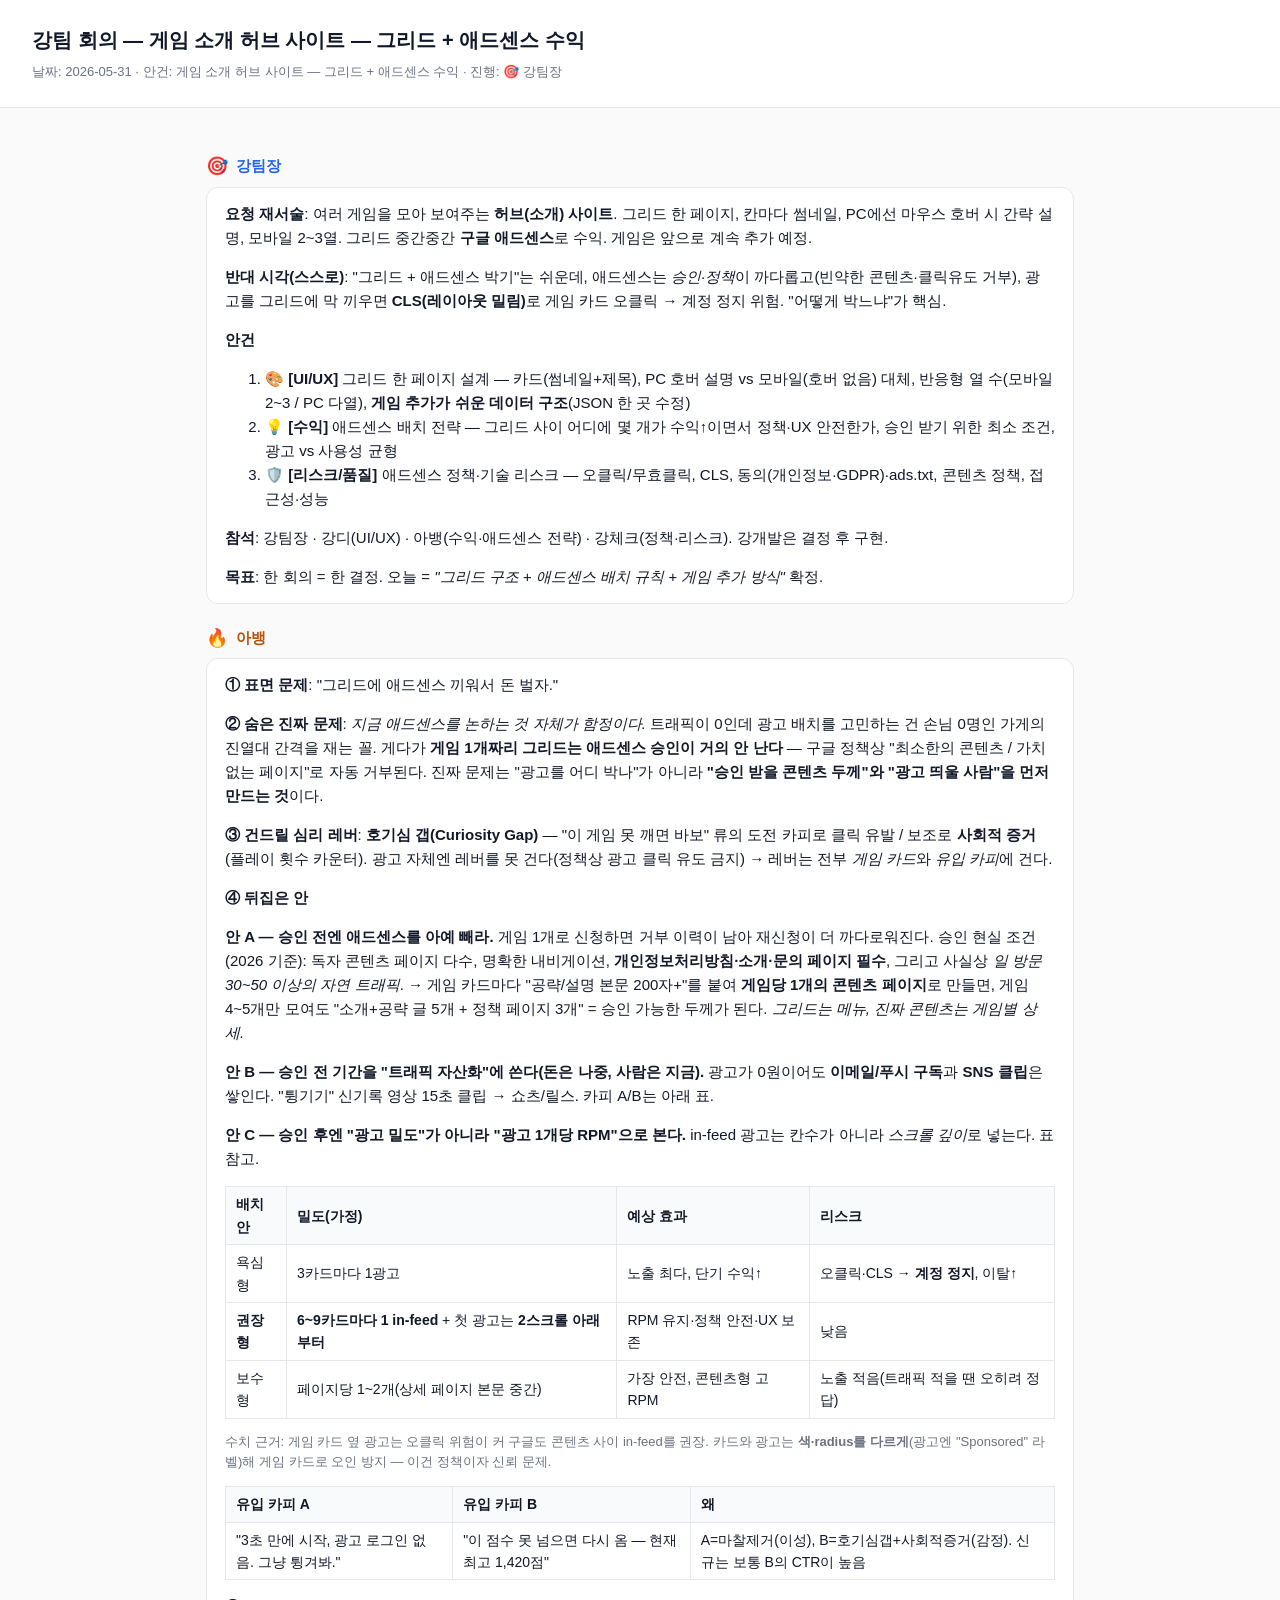
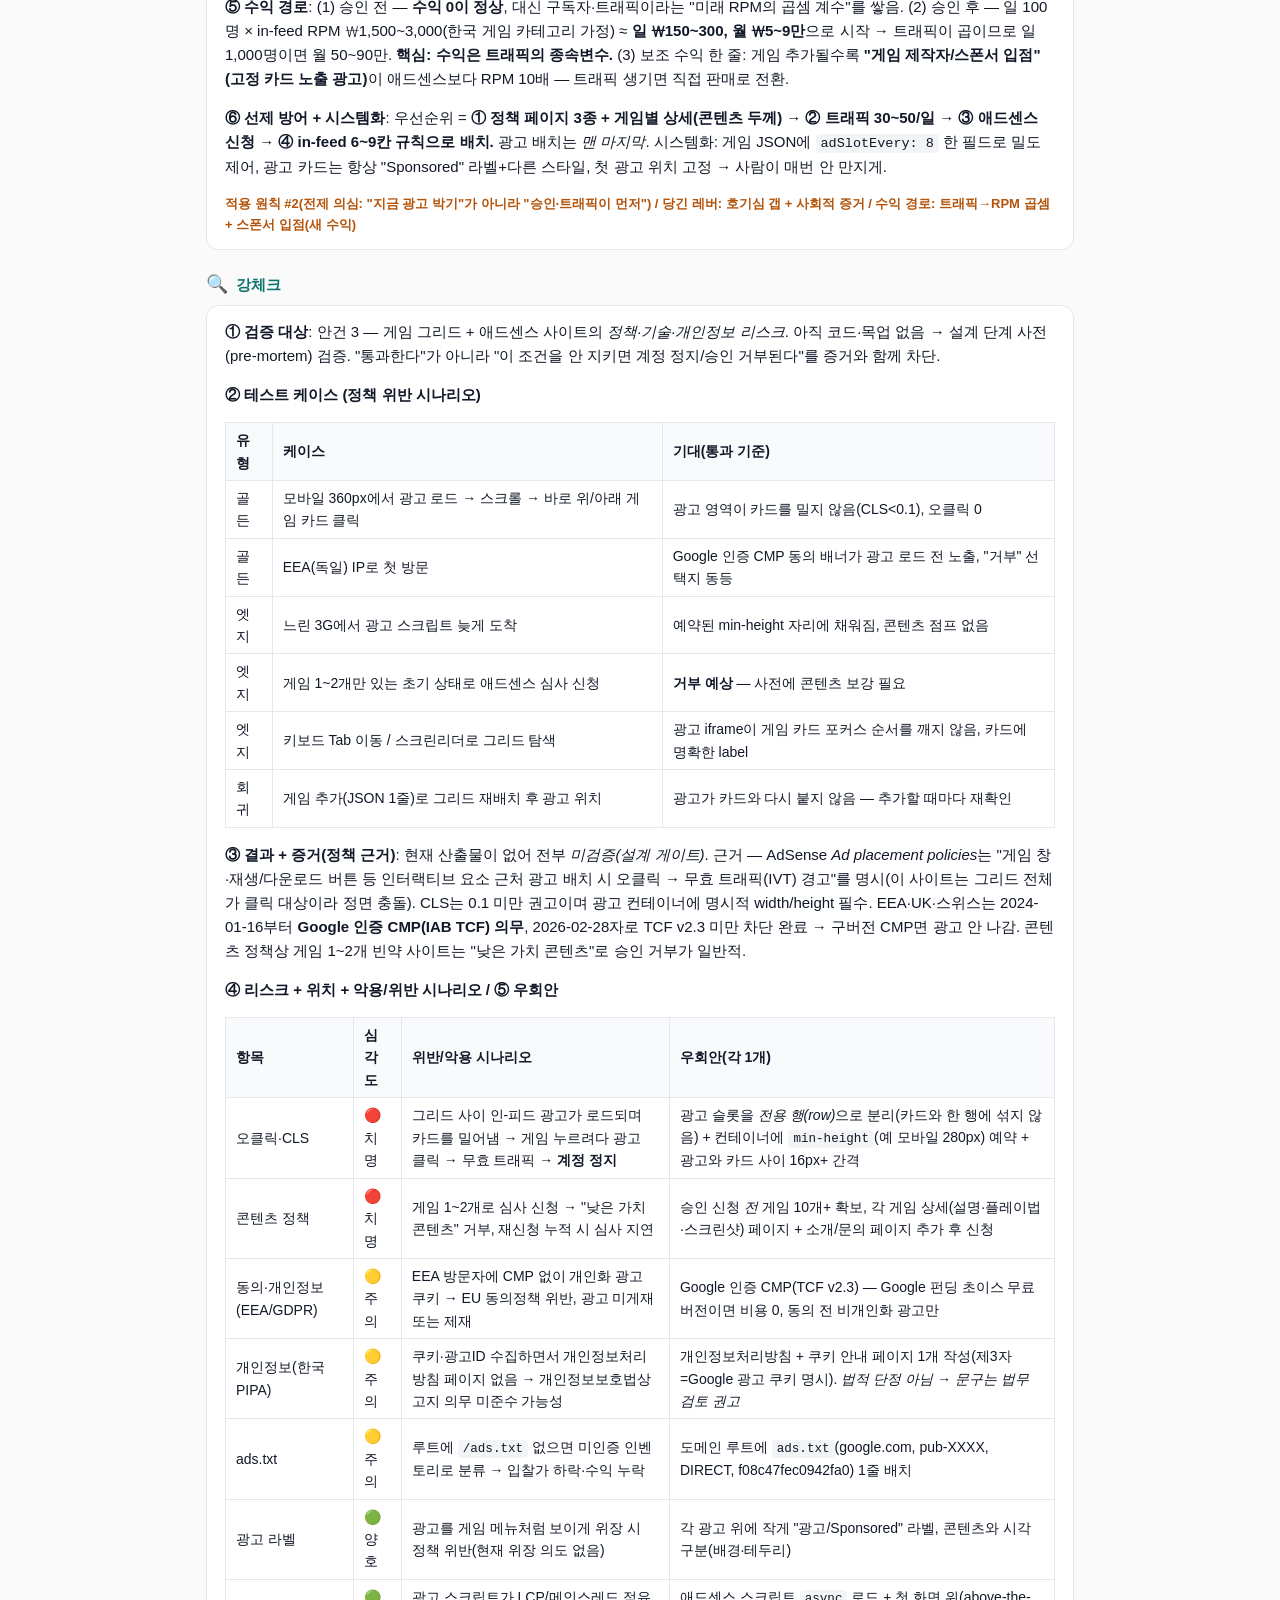
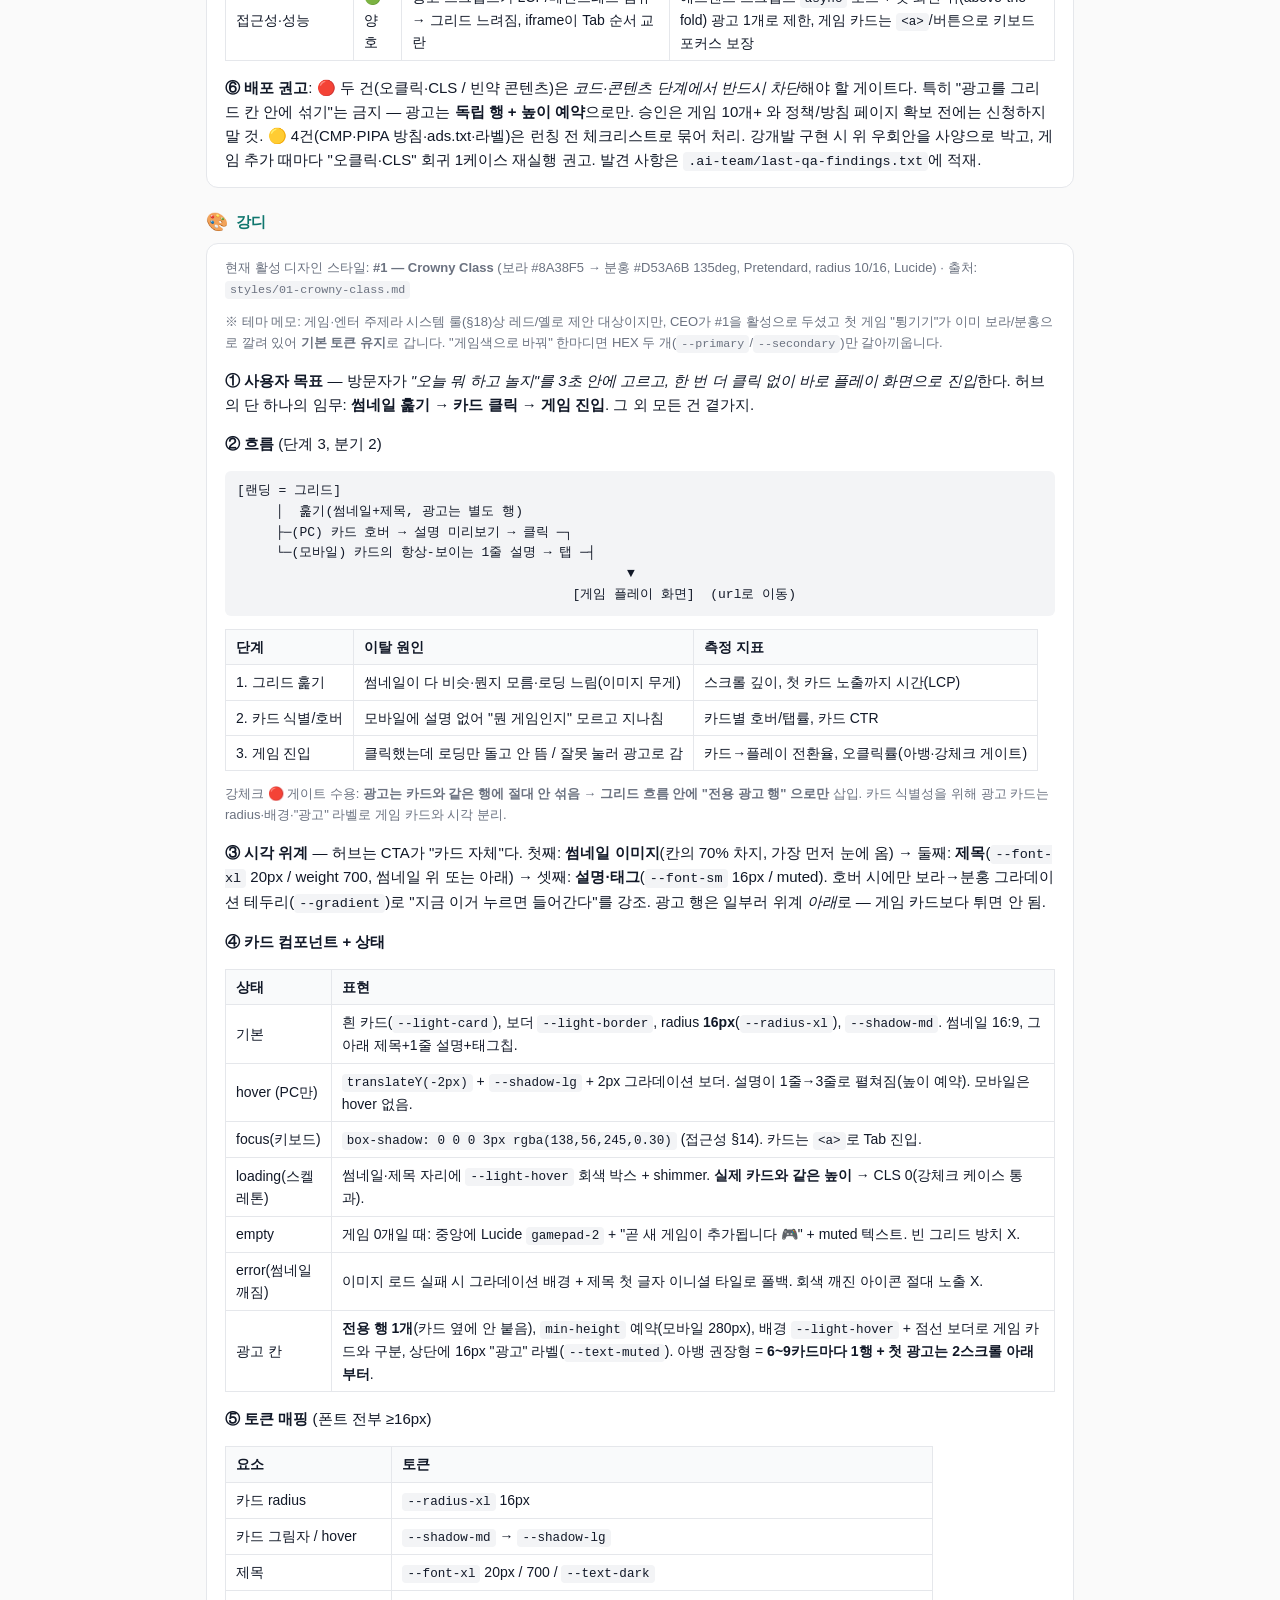
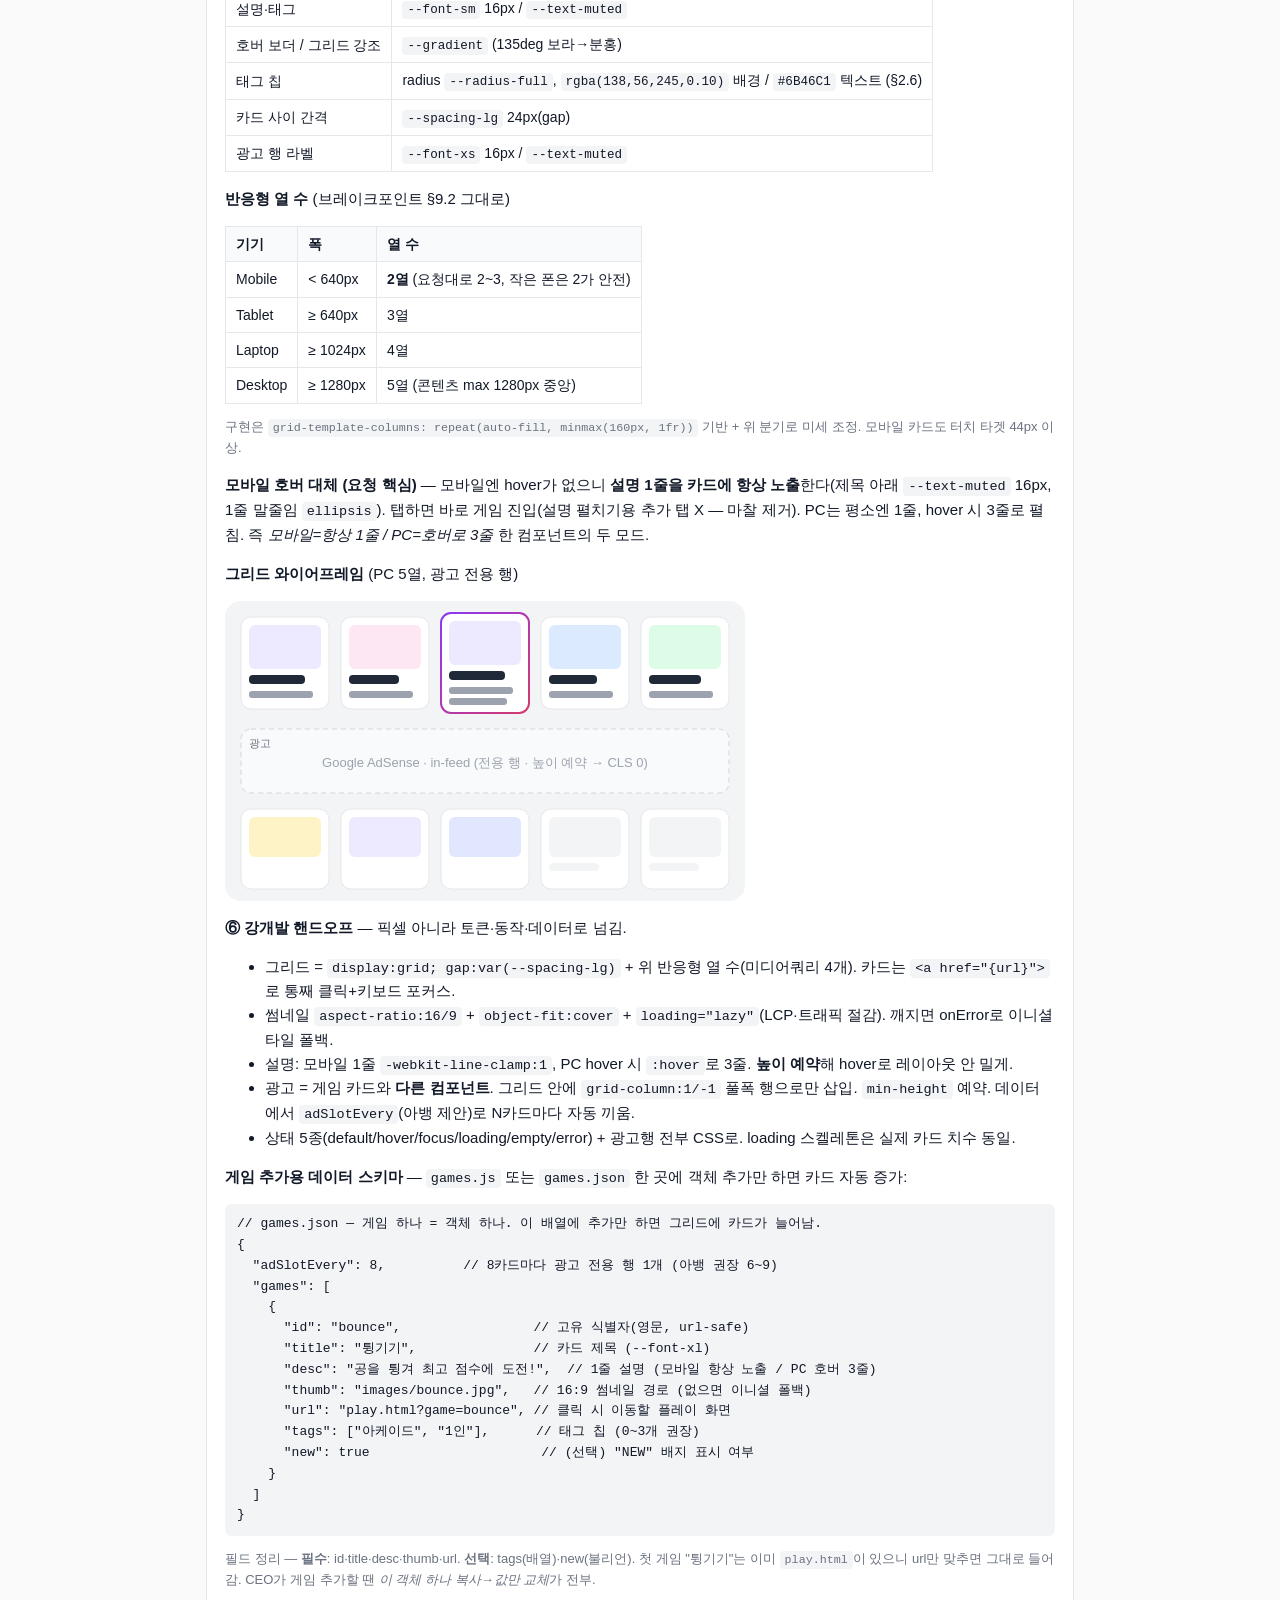
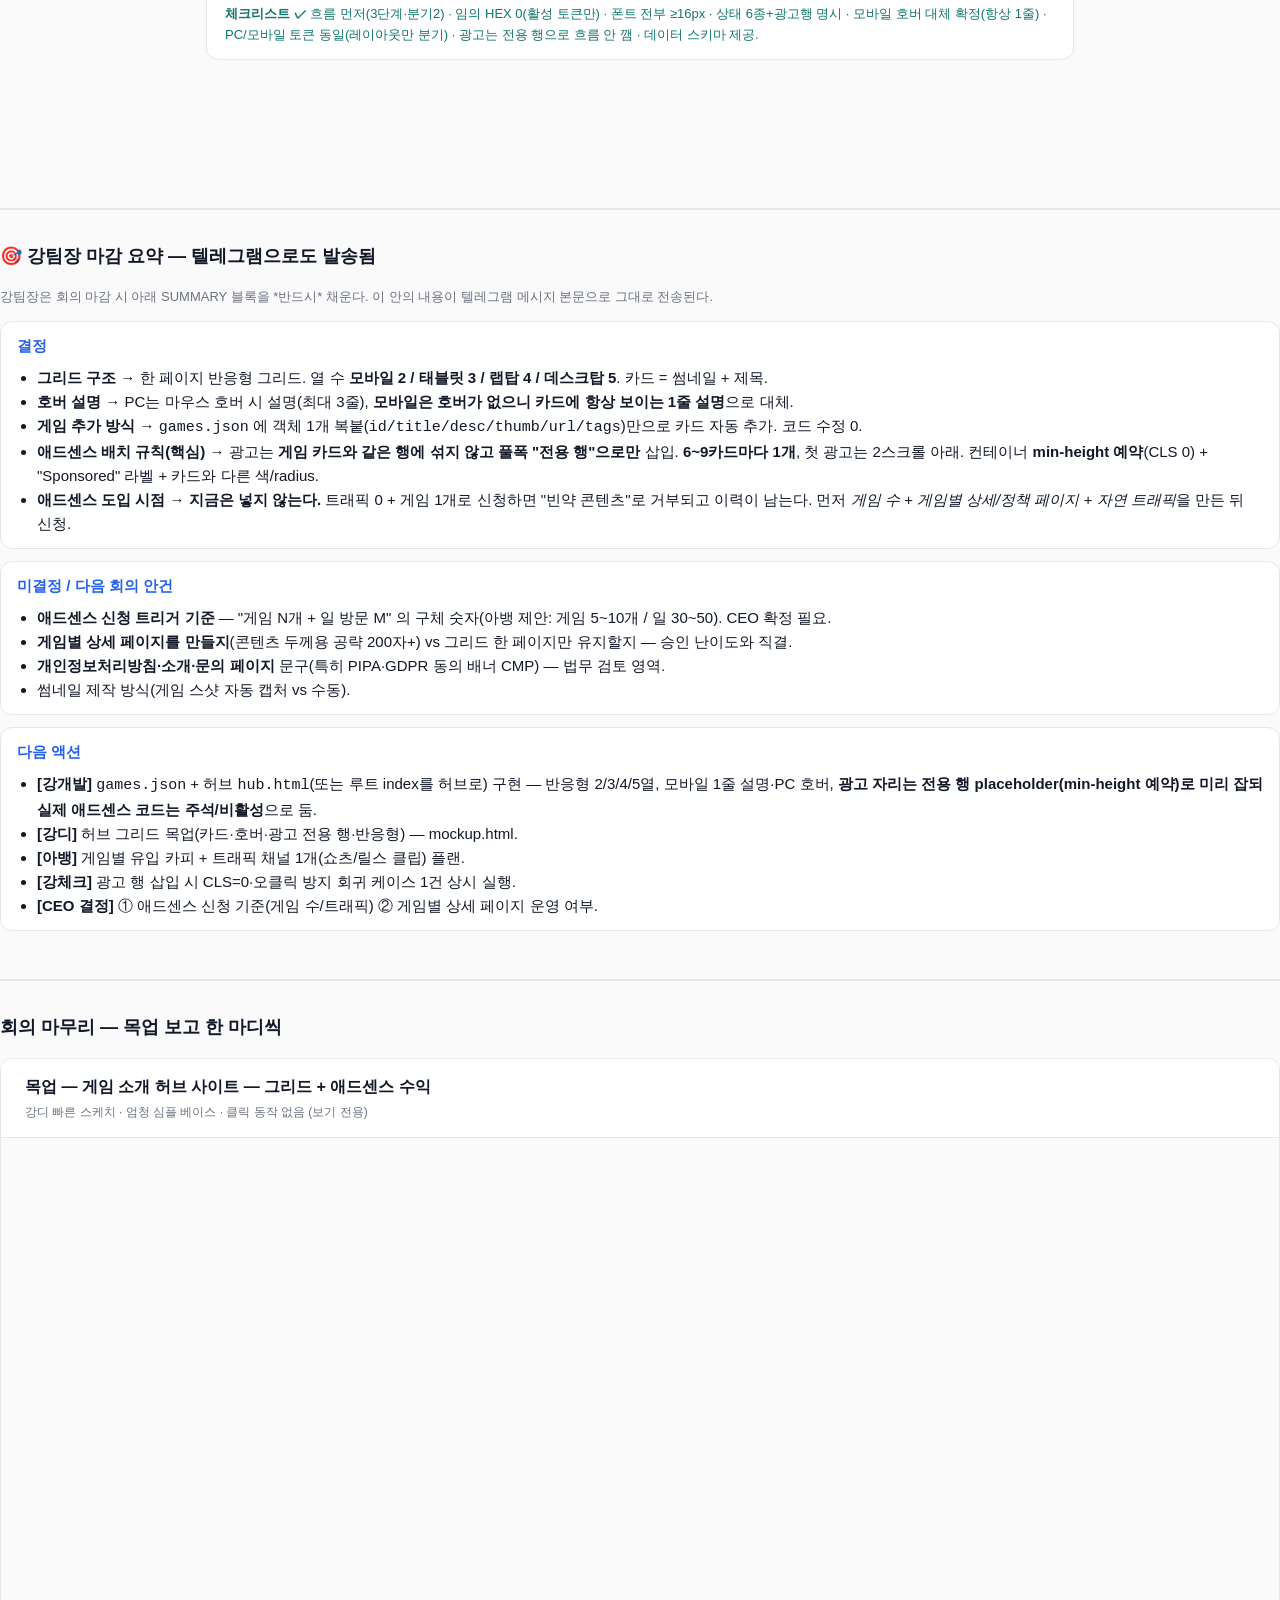
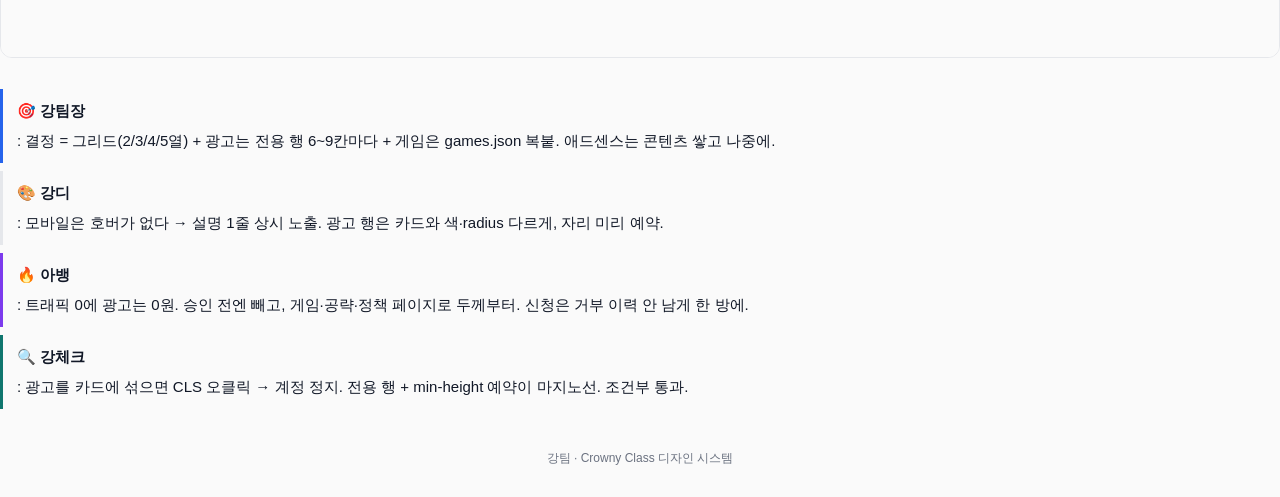
<file: .ai-team/meetings/2026-05-31-게임-소개-허브-사이트-—-그리드-+-애드센스-수익/meeting.html>
<!DOCTYPE html>
<html lang="ko">
<head>
<meta charset="utf-8">
<title>강팀 회의 — 게임 소개 허브 사이트 — 그리드 + 애드센스 수익</title>
<style>
  /* 회의록 문서 자체의 표시 스타일 — 산출물용 Crowny Class 디자인 시스템과는 별개. */
  :root {
    --bg: #fafafa; --panel: #fff; --line: #e5e7eb;
    --fg: #111827; --muted: #6b7280;
    --c-decision: #1f2937;  /* 강팀장·CEO */
    --c-hub:      #2563eb;  /* 강팀장 */
    --c-exec:     #0f766e;  /* 강디·강개발·강체크 */
    --c-guard:    #7c3aed;  /* 아뱅·강체크 */
    --c-wild:     #b45309;  /* 아뱅 */
  }
  * { box-sizing: border-box; }
  body { margin: 0; font: 15px/1.6 -apple-system, BlinkMacSystemFont, "Apple SD Gothic Neo", "Noto Sans KR", sans-serif; background: var(--bg); color: var(--fg); }
  header { padding: 24px 32px; border-bottom: 1px solid var(--line); background: var(--panel); }
  header h1 { margin: 0; font-size: 20px; }
  header .meta { color: var(--muted); font-size: 13px; margin-top: 6px; }
  main { max-width: 900px; margin: 0 auto; padding: 24px 16px 80px; }
  .turn { margin: 20px 0; }
  .who { display: flex; align-items: center; gap: 8px; font-weight: 600; margin-bottom: 6px; }
  .who .emoji { font-size: 18px; }
  .bubble { background: var(--panel); border: 1px solid var(--line); border-radius: 12px; padding: 14px 18px; }
  .bubble :first-child { margin-top: 0; }
  .bubble :last-child { margin-bottom: 0; }
  .bubble pre { background: #f3f4f6; padding: 10px 12px; border-radius: 6px; overflow-x: auto; font-size: 13px; }
  .bubble code { background: #f3f4f6; padding: 2px 5px; border-radius: 4px; font-size: 0.9em; }
  .bubble img, .bubble svg { max-width: 100%; height: auto; display: block; margin: 8px 0; }
  .bubble table { border-collapse: collapse; margin: 8px 0; }
  .bubble th, .bubble td { border: 1px solid var(--line); padding: 6px 10px; text-align: left; font-size: 14px; }
  .bubble th { background: #f9fafb; }
  /* 5인 체제 (2026-05): pm·designer·dev·qa·marketer */
  .turn.pm .who { color: var(--c-hub); }
  .turn.designer .who, .turn.dev .who, .turn.qa .who { color: var(--c-exec); }
  .turn.marketer .who { color: var(--c-wild); }
  /* 하위호환 (옛 회의록 렌더용) */
  .turn.ceo .who, .turn.advisor .who { color: var(--c-decision); }
  .turn.ux .who, .turn.ui .who { color: var(--c-exec); }
  .turn.security .who { color: var(--c-guard); }
  .turn.abang .who { color: var(--c-wild); }
  section.closing, section.summary { margin-top: 48px; border-top: 2px solid var(--line); padding-top: 32px; }
  section.closing h2, section.summary h2 { margin: 0 0 16px; font-size: 18px; }
  section.closing iframe { width: 100%; height: 600px; border: 1px solid var(--line); border-radius: 12px; background: white; }
  section.summary .block { background: var(--panel); border: 1px solid var(--line); border-radius: 12px; padding: 12px 16px; margin: 12px 0; }
  section.summary .block h3 { margin: 0 0 8px; font-size: 15px; color: var(--c-hub); }
  section.summary ul { margin: 0; padding-left: 20px; }
  .final-comments { margin-top: 24px; }
  .final-comments .comment { padding: 10px 14px; border-left: 3px solid var(--line); margin: 8px 0; }
  .final-comments .comment.ceo, .final-comments .comment.advisor { border-color: var(--c-decision); }
  .final-comments .comment.pm { border-color: var(--c-hub); }
  .final-comments .comment.ux, .final-comments .comment.ui, .final-comments .comment.dev, .final-comments .comment.qa { border-color: var(--c-exec); }
  .final-comments .comment.marketer, .final-comments .comment.security { border-color: var(--c-guard); }
  .final-comments .comment.abang { border-color: var(--c-wild); }
  .final-comments .comment .who { font-weight: 600; margin-right: 8px; }
  footer { text-align: center; color: var(--muted); font-size: 12px; padding: 32px; }
</style>
</head>
<body>
<header>
  <h1>강팀 회의 — 게임 소개 허브 사이트 — 그리드 + 애드센스 수익</h1>
  <div class="meta">날짜: 2026-05-31  ·  안건: 게임 소개 허브 사이트 — 그리드 + 애드센스 수익  ·  진행: 🎯 강팀장</div>
</header>

<main>

<!-- 턴 블록 복사용 (각 멤버가 자기 턴을 여기에 append):
<div class="turn pm">       <-- 클래스: ceo / advisor / pm / ux / ui / dev / qa / marketer / security / abang
  <div class="who"><span class="emoji">🎯</span> 강팀장</div>
  <div class="bubble">
    여기에 마크다운 → HTML 또는 직접 HTML.
    SVG·표·코드블록·이미지 자유롭게.
  </div>
</div>
-->

<!-- TURNS_START -->

<div class="turn pm">
  <div class="who"><span class="emoji">🎯</span> 강팀장</div>
  <div class="bubble">
    <p><strong>요청 재서술</strong>: 여러 게임을 모아 보여주는 <strong>허브(소개) 사이트</strong>. 그리드 한 페이지, 칸마다 썸네일, PC에선 마우스 호버 시 간략 설명, 모바일 2~3열. 그리드 중간중간 <strong>구글 애드센스</strong>로 수익. 게임은 앞으로 계속 추가 예정.</p>
    <p><strong>반대 시각(스스로)</strong>: "그리드 + 애드센스 박기"는 쉬운데, 애드센스는 <em>승인·정책</em>이 까다롭고(빈약한 콘텐츠·클릭유도 거부), 광고를 그리드에 막 끼우면 <strong>CLS(레이아웃 밀림)</strong>로 게임 카드 오클릭 → 계정 정지 위험. "어떻게 박느냐"가 핵심.</p>
    <p><strong>안건</strong></p>
    <ol>
      <li>🎨 <strong>[UI/UX]</strong> 그리드 한 페이지 설계 — 카드(썸네일+제목), PC 호버 설명 vs 모바일(호버 없음) 대체, 반응형 열 수(모바일 2~3 / PC 다열), <strong>게임 추가가 쉬운 데이터 구조</strong>(JSON 한 곳 수정)</li>
      <li>💡 <strong>[수익]</strong> 애드센스 배치 전략 — 그리드 사이 어디에 몇 개가 수익↑이면서 정책·UX 안전한가, 승인 받기 위한 최소 조건, 광고 vs 사용성 균형</li>
      <li>🛡️ <strong>[리스크/품질]</strong> 애드센스 정책·기술 리스크 — 오클릭/무효클릭, CLS, 동의(개인정보·GDPR)·ads.txt, 콘텐츠 정책, 접근성·성능</li>
    </ol>
    <p><strong>참석</strong>: 강팀장 · 강디(UI/UX) · 아뱅(수익·애드센스 전략) · 강체크(정책·리스크). 강개발은 결정 후 구현.</p>
    <p><strong>목표</strong>: 한 회의 = 한 결정. 오늘 = <em>"그리드 구조 + 애드센스 배치 규칙 + 게임 추가 방식"</em> 확정.</p>
  </div>
</div>

<div class="turn marketer">
  <div class="who"><span class="emoji">🔥</span> 아뱅</div>
  <div class="bubble">
    <p><strong>① 표면 문제</strong>: "그리드에 애드센스 끼워서 돈 벌자."</p>
    <p><strong>② 숨은 진짜 문제</strong>: <em>지금 애드센스를 논하는 것 자체가 함정이다.</em> 트래픽이 0인데 광고 배치를 고민하는 건 손님 0명인 가게의 진열대 간격을 재는 꼴. 게다가 <strong>게임 1개짜리 그리드는 애드센스 승인이 거의 안 난다</strong> — 구글 정책상 "최소한의 콘텐츠 / 가치 없는 페이지"로 자동 거부된다. 진짜 문제는 "광고를 어디 박나"가 아니라 <strong>"승인 받을 콘텐츠 두께"와 "광고 띄울 사람"을 먼저 만드는 것</strong>이다.</p>

    <p><strong>③ 건드릴 심리 레버</strong>: <strong>호기심 갭(Curiosity Gap)</strong> — "이 게임 못 깨면 바보" 류의 도전 카피로 클릭 유발 / 보조로 <strong>사회적 증거</strong>(플레이 횟수 카운터). 광고 자체엔 레버를 못 건다(정책상 광고 클릭 유도 금지) → 레버는 전부 <em>게임 카드</em>와 <em>유입 카피</em>에 건다.</p>

    <p><strong>④ 뒤집은 안</strong></p>
    <p><strong>안 A — 승인 전엔 애드센스를 아예 빼라.</strong> 게임 1개로 신청하면 거부 이력이 남아 재신청이 더 까다로워진다. 승인 현실 조건(2026 기준): 독자 콘텐츠 페이지 다수, 명확한 내비게이션, <strong>개인정보처리방침·소개·문의 페이지 필수</strong>, 그리고 사실상 <em>일 방문 30~50 이상의 자연 트래픽</em>. → 게임 카드마다 "공략/설명 본문 200자+"를 붙여 <strong>게임당 1개의 콘텐츠 페이지</strong>로 만들면, 게임 4~5개만 모여도 "소개+공략 글 5개 + 정책 페이지 3개" = 승인 가능한 두께가 된다. <em>그리드는 메뉴, 진짜 콘텐츠는 게임별 상세.</em></p>
    <p><strong>안 B — 승인 전 기간을 "트래픽 자산화"에 쓴다(돈은 나중, 사람은 지금).</strong> 광고가 0원이어도 <strong>이메일/푸시 구독</strong>과 <strong>SNS 클립</strong>은 쌓인다. "튕기기" 신기록 영상 15초 클립 → 쇼츠/릴스. 카피 A/B는 아래 표.</p>
    <p><strong>안 C — 승인 후엔 "광고 밀도"가 아니라 "광고 1개당 RPM"으로 본다.</strong> in-feed 광고는 칸수가 아니라 <em>스크롤 깊이</em>로 넣는다. 표 참고.</p>

    <table>
      <tr><th>배치안</th><th>밀도(가정)</th><th>예상 효과</th><th>리스크</th></tr>
      <tr><td>욕심형</td><td>3카드마다 1광고</td><td>노출 최다, 단기 수익↑</td><td>오클릭·CLS → <strong>계정 정지</strong>, 이탈↑</td></tr>
      <tr><td><strong>권장형</strong></td><td><strong>6~9카드마다 1 in-feed</strong> + 첫 광고는 <strong>2스크롤 아래부터</strong></td><td>RPM 유지·정책 안전·UX 보존</td><td>낮음</td></tr>
      <tr><td>보수형</td><td>페이지당 1~2개(상세 페이지 본문 중간)</td><td>가장 안전, 콘텐츠형 고RPM</td><td>노출 적음(트래픽 적을 땐 오히려 정답)</td></tr>
    </table>
    <p style="font-size:13px;color:#6b7280;">수치 근거: 게임 카드 옆 광고는 오클릭 위험이 커 구글도 콘텐츠 사이 in-feed를 권장. 카드와 광고는 <strong>색·radius를 다르게</strong>(광고엔 "Sponsored" 라벨)해 게임 카드로 오인 방지 — 이건 정책이자 신뢰 문제.</p>

    <table>
      <tr><th>유입 카피 A</th><th>유입 카피 B</th><th>왜</th></tr>
      <tr><td>"3초 만에 시작, 광고 로그인 없음. 그냥 튕겨봐."</td><td>"이 점수 못 넘으면 다시 옴 — 현재 최고 1,420점"</td><td>A=마찰제거(이성), B=호기심갭+사회적증거(감정). 신규는 보통 B의 CTR이 높음</td></tr>
    </table>

    <p><strong>⑤ 수익 경로</strong>: (1) 승인 전 — <strong>수익 0이 정상</strong>, 대신 구독자·트래픽이라는 "미래 RPM의 곱셈 계수"를 쌓음. (2) 승인 후 — 일 100명 × in-feed RPM ₩1,500~3,000(한국 게임 카테고리 가정) ≈ <strong>일 ₩150~300, 월 ₩5~9만</strong>으로 시작 → 트래픽이 곱이므로 일 1,000명이면 월 50~90만. <strong>핵심: 수익은 트래픽의 종속변수.</strong> (3) 보조 수익 한 줄: 게임 추가될수록 <strong>"게임 제작자/스폰서 입점"(고정 카드 노출 광고)</strong>이 애드센스보다 RPM 10배 — 트래픽 생기면 직접 판매로 전환.</p>

    <p><strong>⑥ 선제 방어 + 시스템화</strong>: 우선순위 = <strong>① 정책 페이지 3종 + 게임별 상세(콘텐츠 두께) → ② 트래픽 30~50/일 → ③ 애드센스 신청 → ④ in-feed 6~9칸 규칙으로 배치.</strong> 광고 배치는 <em>맨 마지막</em>. 시스템화: 게임 JSON에 <code>adSlotEvery: 8</code> 한 필드로 밀도 제어, 광고 카드는 항상 "Sponsored" 라벨+다른 스타일, 첫 광고 위치 고정 → 사람이 매번 안 만지게.</p>

    <p style="font-size:13px;color:#b45309;"><strong>적용 원칙 #2(전제 의심: "지금 광고 박기"가 아니라 "승인·트래픽이 먼저") / 당긴 레버: 호기심 갭 + 사회적 증거 / 수익 경로: 트래픽→RPM 곱셈 + 스폰서 입점(새 수익)</strong></p>
  </div>
</div>

<div class="turn qa">
  <div class="who"><span class="emoji">🔍</span> 강체크</div>
  <div class="bubble">
    <p><strong>① 검증 대상</strong>: 안건 3 — 게임 그리드 + 애드센스 사이트의 <em>정책·기술·개인정보 리스크</em>. 아직 코드·목업 없음 → 설계 단계 사전(pre-mortem) 검증. "통과한다"가 아니라 "이 조건을 안 지키면 계정 정지/승인 거부된다"를 증거와 함께 차단.</p>

    <p><strong>② 테스트 케이스 (정책 위반 시나리오)</strong></p>
    <table>
      <tr><th>유형</th><th>케이스</th><th>기대(통과 기준)</th></tr>
      <tr><td>골든</td><td>모바일 360px에서 광고 로드 → 스크롤 → 바로 위/아래 게임 카드 클릭</td><td>광고 영역이 카드를 밀지 않음(CLS&lt;0.1), 오클릭 0</td></tr>
      <tr><td>골든</td><td>EEA(독일) IP로 첫 방문</td><td>Google 인증 CMP 동의 배너가 광고 로드 전 노출, "거부" 선택지 동등</td></tr>
      <tr><td>엣지</td><td>느린 3G에서 광고 스크립트 늦게 도착</td><td>예약된 min-height 자리에 채워짐, 콘텐츠 점프 없음</td></tr>
      <tr><td>엣지</td><td>게임 1~2개만 있는 초기 상태로 애드센스 심사 신청</td><td><strong>거부 예상</strong> — 사전에 콘텐츠 보강 필요</td></tr>
      <tr><td>엣지</td><td>키보드 Tab 이동 / 스크린리더로 그리드 탐색</td><td>광고 iframe이 게임 카드 포커스 순서를 깨지 않음, 카드에 명확한 label</td></tr>
      <tr><td>회귀</td><td>게임 추가(JSON 1줄)로 그리드 재배치 후 광고 위치</td><td>광고가 카드와 다시 붙지 않음 — 추가할 때마다 재확인</td></tr>
    </table>

    <p><strong>③ 결과 + 증거(정책 근거)</strong>: 현재 산출물이 없어 전부 <em>미검증(설계 게이트)</em>. 근거 — AdSense <em>Ad placement policies</em>는 "게임 창·재생/다운로드 버튼 등 인터랙티브 요소 근처 광고 배치 시 오클릭 → 무효 트래픽(IVT) 경고"를 명시(이 사이트는 그리드 전체가 클릭 대상이라 정면 충돌). CLS는 0.1 미만 권고이며 광고 컨테이너에 명시적 width/height 필수. EEA·UK·스위스는 2024-01-16부터 <strong>Google 인증 CMP(IAB TCF) 의무</strong>, 2026-02-28자로 TCF v2.3 미만 차단 완료 → 구버전 CMP면 광고 안 나감. 콘텐츠 정책상 게임 1~2개 빈약 사이트는 "낮은 가치 콘텐츠"로 승인 거부가 일반적.</p>

    <p><strong>④ 리스크 + 위치 + 악용/위반 시나리오 / ⑤ 우회안</strong></p>
    <table>
      <tr><th>항목</th><th>심각도</th><th>위반/악용 시나리오</th><th>우회안(각 1개)</th></tr>
      <tr><td>오클릭·CLS</td><td>🔴 치명</td><td>그리드 사이 인-피드 광고가 로드되며 카드를 밀어냄 → 게임 누르려다 광고 클릭 → 무효 트래픽 → <strong>계정 정지</strong></td><td>광고 슬롯을 <em>전용 행(row)</em>으로 분리(카드와 한 행에 섞지 않음) + 컨테이너에 <code>min-height</code>(예 모바일 280px) 예약 + 광고와 카드 사이 16px+ 간격</td></tr>
      <tr><td>콘텐츠 정책</td><td>🔴 치명</td><td>게임 1~2개로 심사 신청 → "낮은 가치 콘텐츠" 거부, 재신청 누적 시 심사 지연</td><td>승인 신청 <em>전</em> 게임 10개+ 확보, 각 게임 상세(설명·플레이법·스크린샷) 페이지 + 소개/문의 페이지 추가 후 신청</td></tr>
      <tr><td>동의·개인정보(EEA/GDPR)</td><td>🟡 주의</td><td>EEA 방문자에 CMP 없이 개인화 광고 쿠키 → EU 동의정책 위반, 광고 미게재 또는 제재</td><td>Google 인증 CMP(TCF v2.3) — Google 펀딩 초이스 무료 버전이면 비용 0, 동의 전 비개인화 광고만</td></tr>
      <tr><td>개인정보(한국 PIPA)</td><td>🟡 주의</td><td>쿠키·광고ID 수집하면서 개인정보처리방침 페이지 없음 → 개인정보보호법상 고지 의무 미준수 가능성</td><td>개인정보처리방침 + 쿠키 안내 페이지 1개 작성(제3자=Google 광고 쿠키 명시). <em>법적 단정 아님 → 문구는 법무 검토 권고</em></td></tr>
      <tr><td>ads.txt</td><td>🟡 주의</td><td>루트에 <code>/ads.txt</code> 없으면 미인증 인벤토리로 분류 → 입찰가 하락·수익 누락</td><td>도메인 루트에 <code>ads.txt</code>(google.com, pub-XXXX, DIRECT, f08c47fec0942fa0) 1줄 배치</td></tr>
      <tr><td>광고 라벨</td><td>🟢 양호</td><td>광고를 게임 메뉴처럼 보이게 위장 시 정책 위반(현재 위장 의도 없음)</td><td>각 광고 위에 작게 "광고/Sponsored" 라벨, 콘텐츠와 시각 구분(배경·테두리)</td></tr>
      <tr><td>접근성·성능</td><td>🟢 양호</td><td>광고 스크립트가 LCP/메인스레드 점유 → 그리드 느려짐, iframe이 Tab 순서 교란</td><td>애드센스 스크립트 <code>async</code> 로드 + 첫 화면 위(above-the-fold) 광고 1개로 제한, 게임 카드는 <code>&lt;a&gt;</code>/버튼으로 키보드 포커스 보장</td></tr>
    </table>

    <p><strong>⑥ 배포 권고</strong>: 🔴 두 건(오클릭·CLS / 빈약 콘텐츠)은 <em>코드·콘텐츠 단계에서 반드시 차단</em>해야 할 게이트다. 특히 "광고를 그리드 칸 안에 섞기"는 금지 — 광고는 <strong>독립 행 + 높이 예약</strong>으로만. 승인은 게임 10개+ 와 정책/방침 페이지 확보 전에는 신청하지 말 것. 🟡 4건(CMP·PIPA 방침·ads.txt·라벨)은 런칭 전 체크리스트로 묶어 처리. 강개발 구현 시 위 우회안을 사양으로 박고, 게임 추가 때마다 "오클릭·CLS" 회귀 1케이스 재실행 권고. 발견 사항은 <code>.ai-team/last-qa-findings.txt</code>에 적재.</p>
  </div>
</div>

<div class="turn designer">
  <div class="who"><span class="emoji">🎨</span> 강디</div>
  <div class="bubble">
    <p style="font-size:13px;color:#6b7280;margin-top:0;">현재 활성 디자인 스타일: <strong>#1 — Crowny Class</strong> (보라 #8A38F5 → 분홍 #D53A6B 135deg, Pretendard, radius 10/16, Lucide) · 출처: <code>styles/01-crowny-class.md</code></p>
    <p style="font-size:13px;color:#6b7280;">※ 테마 메모: 게임·엔터 주제라 시스템 룰(§18)상 레드/옐로 제안 대상이지만, CEO가 #1을 활성으로 두셨고 첫 게임 "튕기기"가 이미 보라/분홍으로 깔려 있어 <strong>기본 토큰 유지</strong>로 갑니다. "게임색으로 바꿔" 한마디면 HEX 두 개(<code>--primary</code>/<code>--secondary</code>)만 갈아끼웁니다.</p>

    <p><strong>① 사용자 목표</strong> — 방문자가 <em>"오늘 뭐 하고 놀지"를 3초 안에 고르고, 한 번 더 클릭 없이 바로 플레이 화면으로 진입</em>한다. 허브의 단 하나의 임무: <strong>썸네일 훑기 → 카드 클릭 → 게임 진입</strong>. 그 외 모든 건 곁가지.</p>

    <p><strong>② 흐름</strong> (단계 3, 분기 2)</p>
    <pre>[랜딩 = 그리드]
     │  훑기(썸네일+제목, 광고는 별도 행)
     ├─(PC) 카드 호버 → 설명 미리보기 → 클릭 ─┐
     └─(모바일) 카드의 항상-보이는 1줄 설명 → 탭 ─┤
                                                  ▼
                                           [게임 플레이 화면]  (url로 이동)</pre>
    <table>
      <tr><th>단계</th><th>이탈 원인</th><th>측정 지표</th></tr>
      <tr><td>1. 그리드 훑기</td><td>썸네일이 다 비슷·뭔지 모름·로딩 느림(이미지 무게)</td><td>스크롤 깊이, 첫 카드 노출까지 시간(LCP)</td></tr>
      <tr><td>2. 카드 식별/호버</td><td>모바일에 설명 없어 "뭔 게임인지" 모르고 지나침</td><td>카드별 호버/탭률, 카드 CTR</td></tr>
      <tr><td>3. 게임 진입</td><td>클릭했는데 로딩만 돌고 안 뜸 / 잘못 눌러 광고로 감</td><td>카드→플레이 전환율, 오클릭률(아뱅·강체크 게이트)</td></tr>
    </table>
    <p style="font-size:13px;color:#6b7280;">강체크 🔴 게이트 수용: <strong>광고는 카드와 같은 행에 절대 안 섞음 → 그리드 흐름 안에 "전용 광고 행" 으로만</strong> 삽입. 카드 식별성을 위해 광고 카드는 radius·배경·"광고" 라벨로 게임 카드와 시각 분리.</p>

    <p><strong>③ 시각 위계</strong> — 허브는 CTA가 "카드 자체"다. 첫째: <strong>썸네일 이미지</strong>(칸의 70% 차지, 가장 먼저 눈에 옴) → 둘째: <strong>제목</strong>(<code>--font-xl</code> 20px / weight 700, 썸네일 위 또는 아래) → 셋째: <strong>설명·태그</strong>(<code>--font-sm</code> 16px / muted). 호버 시에만 보라→분홍 그라데이션 테두리(<code>--gradient</code>)로 "지금 이거 누르면 들어간다"를 강조. 광고 행은 일부러 위계 <em>아래</em>로 — 게임 카드보다 튀면 안 됨.</p>

    <p><strong>④ 카드 컴포넌트 + 상태</strong></p>
    <table>
      <tr><th>상태</th><th>표현</th></tr>
      <tr><td>기본</td><td>흰 카드(<code>--light-card</code>), 보더 <code>--light-border</code>, radius <strong>16px</strong>(<code>--radius-xl</code>), <code>--shadow-md</code>. 썸네일 16:9, 그 아래 제목+1줄 설명+태그칩.</td></tr>
      <tr><td>hover (PC만)</td><td><code>translateY(-2px)</code> + <code>--shadow-lg</code> + 2px 그라데이션 보더. 설명이 1줄→3줄로 펼쳐짐(높이 예약). 모바일은 hover 없음.</td></tr>
      <tr><td>focus(키보드)</td><td><code>box-shadow: 0 0 0 3px rgba(138,56,245,0.30)</code> (접근성 §14). 카드는 <code>&lt;a&gt;</code>로 Tab 진입.</td></tr>
      <tr><td>loading(스켈레톤)</td><td>썸네일·제목 자리에 <code>--light-hover</code> 회색 박스 + shimmer. <strong>실제 카드와 같은 높이</strong> → CLS 0(강체크 케이스 통과).</td></tr>
      <tr><td>empty</td><td>게임 0개일 때: 중앙에 Lucide <code>gamepad-2</code> + "곧 새 게임이 추가됩니다 🎮" + muted 텍스트. 빈 그리드 방치 X.</td></tr>
      <tr><td>error(썸네일 깨짐)</td><td>이미지 로드 실패 시 그라데이션 배경 + 제목 첫 글자 이니셜 타일로 폴백. 회색 깨진 아이콘 절대 노출 X.</td></tr>
      <tr><td>광고 칸</td><td><strong>전용 행 1개</strong>(카드 옆에 안 붙음), <code>min-height</code> 예약(모바일 280px), 배경 <code>--light-hover</code> + 점선 보더로 게임 카드와 구분, 상단에 16px "광고" 라벨(<code>--text-muted</code>). 아뱅 권장형 = <strong>6~9카드마다 1행 + 첫 광고는 2스크롤 아래부터</strong>.</td></tr>
    </table>

    <p><strong>⑤ 토큰 매핑</strong> (폰트 전부 ≥16px)</p>
    <table>
      <tr><th>요소</th><th>토큰</th></tr>
      <tr><td>카드 radius</td><td><code>--radius-xl</code> 16px</td></tr>
      <tr><td>카드 그림자 / hover</td><td><code>--shadow-md</code> → <code>--shadow-lg</code></td></tr>
      <tr><td>제목</td><td><code>--font-xl</code> 20px / 700 / <code>--text-dark</code></td></tr>
      <tr><td>설명·태그</td><td><code>--font-sm</code> 16px / <code>--text-muted</code></td></tr>
      <tr><td>호버 보더 / 그리드 강조</td><td><code>--gradient</code> (135deg 보라→분홍)</td></tr>
      <tr><td>태그 칩</td><td>radius <code>--radius-full</code>, <code>rgba(138,56,245,0.10)</code> 배경 / <code>#6B46C1</code> 텍스트 (§2.6)</td></tr>
      <tr><td>카드 사이 간격</td><td><code>--spacing-lg</code> 24px(gap)</td></tr>
      <tr><td>광고 행 라벨</td><td><code>--font-xs</code> 16px / <code>--text-muted</code></td></tr>
    </table>

    <p><strong>반응형 열 수</strong> (브레이크포인트 §9.2 그대로)</p>
    <table>
      <tr><th>기기</th><th>폭</th><th>열 수</th></tr>
      <tr><td>Mobile</td><td>&lt; 640px</td><td><strong>2열</strong> (요청대로 2~3, 작은 폰은 2가 안전)</td></tr>
      <tr><td>Tablet</td><td>≥ 640px</td><td>3열</td></tr>
      <tr><td>Laptop</td><td>≥ 1024px</td><td>4열</td></tr>
      <tr><td>Desktop</td><td>≥ 1280px</td><td>5열 (콘텐츠 max 1280px 중앙)</td></tr>
    </table>
    <p style="font-size:13px;color:#6b7280;">구현은 <code>grid-template-columns: repeat(auto-fill, minmax(160px, 1fr))</code> 기반 + 위 분기로 미세 조정. 모바일 카드도 터치 타겟 44px 이상.</p>

    <p><strong>모바일 호버 대체 (요청 핵심)</strong> — 모바일엔 hover가 없으니 <strong>설명 1줄을 카드에 항상 노출</strong>한다(제목 아래 <code>--text-muted</code> 16px, 1줄 말줄임 <code>ellipsis</code>). 탭하면 바로 게임 진입(설명 펼치기용 추가 탭 X — 마찰 제거). PC는 평소엔 1줄, hover 시 3줄로 펼침. 즉 <em>모바일=항상 1줄 / PC=호버로 3줄</em> 한 컴포넌트의 두 모드.</p>

    <p><strong>그리드 와이어프레임</strong> (PC 5열, 광고 전용 행)</p>
    <svg width="520" height="300" viewBox="0 0 520 300" xmlns="http://www.w3.org/2000/svg">
      <rect width="520" height="300" rx="16" fill="#F3F4F6"/>
      <!-- 1행 카드 5개 -->
      <g>
        <rect x="16" y="16" width="88" height="92" rx="10" fill="#fff" stroke="#E5E7EB"/>
        <rect x="24" y="24" width="72" height="44" rx="6" fill="#EDE9FE"/>
        <rect x="24" y="74" width="56" height="9" rx="4" fill="#1F2937"/>
        <rect x="24" y="90" width="64" height="7" rx="3" fill="#9CA3AF"/>
      </g>
      <g><rect x="116" y="16" width="88" height="92" rx="10" fill="#fff" stroke="#E5E7EB"/><rect x="124" y="24" width="72" height="44" rx="6" fill="#FCE7F3"/><rect x="124" y="74" width="50" height="9" rx="4" fill="#1F2937"/><rect x="124" y="90" width="64" height="7" rx="3" fill="#9CA3AF"/></g>
      <!-- hover 카드 (그라데이션 보더) -->
      <g><rect x="216" y="12" width="88" height="100" rx="10" fill="#fff" stroke="url(#g)" stroke-width="2"/><rect x="224" y="20" width="72" height="44" rx="6" fill="#EDE9FE"/><rect x="224" y="70" width="56" height="9" rx="4" fill="#1F2937"/><rect x="224" y="86" width="64" height="7" rx="3" fill="#9CA3AF"/><rect x="224" y="97" width="58" height="7" rx="3" fill="#9CA3AF"/></g>
      <g><rect x="316" y="16" width="88" height="92" rx="10" fill="#fff" stroke="#E5E7EB"/><rect x="324" y="24" width="72" height="44" rx="6" fill="#DBEAFE"/><rect x="324" y="74" width="48" height="9" rx="4" fill="#1F2937"/><rect x="324" y="90" width="64" height="7" rx="3" fill="#9CA3AF"/></g>
      <g><rect x="416" y="16" width="88" height="92" rx="10" fill="#fff" stroke="#E5E7EB"/><rect x="424" y="24" width="72" height="44" rx="6" fill="#DCFCE7"/><rect x="424" y="74" width="52" height="9" rx="4" fill="#1F2937"/><rect x="424" y="90" width="64" height="7" rx="3" fill="#9CA3AF"/></g>
      <!-- 광고 전용 행 (점선·풀폭·라벨) -->
      <rect x="16" y="128" width="488" height="64" rx="10" fill="#F9FAFB" stroke="#D1D5DB" stroke-dasharray="5 4"/>
      <text x="24" y="146" font-family="sans-serif" font-size="11" fill="#6B7280">광고</text>
      <text x="260" y="166" text-anchor="middle" font-family="sans-serif" font-size="13" fill="#9CA3AF">Google AdSense · in-feed (전용 행 · 높이 예약 → CLS 0)</text>
      <!-- 2행 카드 -->
      <g><rect x="16" y="208" width="88" height="80" rx="10" fill="#fff" stroke="#E5E7EB"/><rect x="24" y="216" width="72" height="40" rx="6" fill="#FEF3C7"/></g>
      <g><rect x="116" y="208" width="88" height="80" rx="10" fill="#fff" stroke="#E5E7EB"/><rect x="124" y="216" width="72" height="40" rx="6" fill="#EDE9FE"/></g>
      <g><rect x="216" y="208" width="88" height="80" rx="10" fill="#fff" stroke="#E5E7EB"/><rect x="224" y="216" width="72" height="40" rx="6" fill="#E0E7FF"/></g>
      <!-- 스켈레톤 카드 -->
      <g><rect x="316" y="208" width="88" height="80" rx="10" fill="#fff" stroke="#E5E7EB"/><rect x="324" y="216" width="72" height="40" rx="6" fill="#F3F4F6"/><rect x="324" y="262" width="50" height="8" rx="4" fill="#F3F4F6"/></g>
      <g><rect x="416" y="208" width="88" height="80" rx="10" fill="#fff" stroke="#E5E7EB"/><rect x="424" y="216" width="72" height="40" rx="6" fill="#F3F4F6"/><rect x="424" y="262" width="50" height="8" rx="4" fill="#F3F4F6"/></g>
      <defs><linearGradient id="g" x1="0" y1="0" x2="1" y2="1"><stop offset="0" stop-color="#8A38F5"/><stop offset="1" stop-color="#D53A6B"/></linearGradient></defs>
    </svg>

    <p><strong>⑥ 강개발 핸드오프</strong> — 픽셀 아니라 토큰·동작·데이터로 넘김.</p>
    <ul>
      <li>그리드 = <code>display:grid; gap:var(--spacing-lg)</code> + 위 반응형 열 수(미디어쿼리 4개). 카드는 <code>&lt;a href="{url}"&gt;</code>로 통째 클릭+키보드 포커스.</li>
      <li>썸네일 <code>aspect-ratio:16/9</code> + <code>object-fit:cover</code> + <code>loading="lazy"</code>(LCP·트래픽 절감). 깨지면 onError로 이니셜 타일 폴백.</li>
      <li>설명: 모바일 1줄 <code>-webkit-line-clamp:1</code>, PC hover 시 <code>:hover</code>로 3줄. <strong>높이 예약</strong>해 hover로 레이아웃 안 밀게.</li>
      <li>광고 = 게임 카드와 <strong>다른 컴포넌트</strong>. 그리드 안에 <code>grid-column:1/-1</code> 풀폭 행으로만 삽입. <code>min-height</code> 예약. 데이터에서 <code>adSlotEvery</code>(아뱅 제안)로 N카드마다 자동 끼움.</li>
      <li>상태 5종(default/hover/focus/loading/empty/error) + 광고행 전부 CSS로. loading 스켈레톤은 실제 카드 치수 동일.</li>
    </ul>
    <p><strong>게임 추가용 데이터 스키마</strong> — <code>games.js</code> 또는 <code>games.json</code> 한 곳에 객체 추가만 하면 카드 자동 증가:</p>
    <pre>// games.json — 게임 하나 = 객체 하나. 이 배열에 추가만 하면 그리드에 카드가 늘어남.
{
  "adSlotEvery": 8,          // 8카드마다 광고 전용 행 1개 (아뱅 권장 6~9)
  "games": [
    {
      "id": "bounce",                 // 고유 식별자(영문, url-safe)
      "title": "튕기기",               // 카드 제목 (--font-xl)
      "desc": "공을 튕겨 최고 점수에 도전!",  // 1줄 설명 (모바일 항상 노출 / PC 호버 3줄)
      "thumb": "images/bounce.jpg",   // 16:9 썸네일 경로 (없으면 이니셜 폴백)
      "url": "play.html?game=bounce", // 클릭 시 이동할 플레이 화면
      "tags": ["아케이드", "1인"],      // 태그 칩 (0~3개 권장)
      "new": true                      // (선택) "NEW" 배지 표시 여부
    }
  ]
}</pre>
    <p style="font-size:13px;color:#6b7280;">필드 정리 — <strong>필수</strong>: id·title·desc·thumb·url. <strong>선택</strong>: tags(배열)·new(불리언). 첫 게임 "튕기기"는 이미 <code>play.html</code>이 있으니 url만 맞추면 그대로 들어감. CEO가 게임 추가할 땐 <em>이 객체 하나 복사→값만 교체</em>가 전부.</p>
    <p style="font-size:13px;color:#0f766e;"><strong>체크리스트 ✓</strong> 흐름 먼저(3단계·분기2) · 임의 HEX 0(활성 토큰만) · 폰트 전부 ≥16px · 상태 6종+광고행 명시 · 모바일 호버 대체 확정(항상 1줄) · PC/모바일 토큰 동일(레이아웃만 분기) · 광고는 전용 행으로 흐름 안 깸 · 데이터 스키마 제공.</p>
  </div>
</div>

<!-- TURNS_END -->


</main>

<section class="summary">
  <h2>🎯 강팀장 마감 요약 — 텔레그램으로도 발송됨</h2>
  <p style="color: var(--muted); font-size: 13px; margin-top: 0;">
    강팀장은 회의 마감 시 아래 SUMMARY 블록을 *반드시* 채운다.
    이 안의 내용이 텔레그램 메시지 본문으로 그대로 전송된다.
  </p>
  <!-- SUMMARY_START -->
  <div class="block">
    <h3>결정</h3>
    <ul>
      <li><strong>그리드 구조</strong> → 한 페이지 반응형 그리드. 열 수 <strong>모바일 2 / 태블릿 3 / 랩탑 4 / 데스크탑 5</strong>. 카드 = 썸네일 + 제목.</li>
      <li><strong>호버 설명</strong> → PC는 마우스 호버 시 설명(최대 3줄), <strong>모바일은 호버가 없으니 카드에 항상 보이는 1줄 설명</strong>으로 대체.</li>
      <li><strong>게임 추가 방식</strong> → <code>games.json</code> 에 객체 1개 복붙(<code>id/title/desc/thumb/url/tags</code>)만으로 카드 자동 추가. 코드 수정 0.</li>
      <li><strong>애드센스 배치 규칙(핵심)</strong> → 광고는 <strong>게임 카드와 같은 행에 섞지 않고 풀폭 "전용 행"으로만</strong> 삽입. <strong>6~9카드마다 1개</strong>, 첫 광고는 2스크롤 아래. 컨테이너 <strong>min-height 예약</strong>(CLS 0) + "Sponsored" 라벨 + 카드와 다른 색/radius.</li>
      <li><strong>애드센스 도입 시점</strong> → <strong>지금은 넣지 않는다.</strong> 트래픽 0 + 게임 1개로 신청하면 "빈약 콘텐츠"로 거부되고 이력이 남는다. 먼저 <em>게임 수 + 게임별 상세/정책 페이지 + 자연 트래픽</em>을 만든 뒤 신청.</li>
    </ul>
  </div>
  <div class="block">
    <h3>미결정 / 다음 회의 안건</h3>
    <ul>
      <li><strong>애드센스 신청 트리거 기준</strong> — "게임 N개 + 일 방문 M" 의 구체 숫자(아뱅 제안: 게임 5~10개 / 일 30~50). CEO 확정 필요.</li>
      <li><strong>게임별 상세 페이지를 만들지</strong>(콘텐츠 두께용 공략 200자+) vs 그리드 한 페이지만 유지할지 — 승인 난이도와 직결.</li>
      <li><strong>개인정보처리방침·소개·문의 페이지</strong> 문구(특히 PIPA·GDPR 동의 배너 CMP) — 법무 검토 영역.</li>
      <li>썸네일 제작 방식(게임 스샷 자동 캡처 vs 수동).</li>
    </ul>
  </div>
  <div class="block">
    <h3>다음 액션</h3>
    <ul>
      <li><strong>[강개발]</strong> <code>games.json</code> + 허브 <code>hub.html</code>(또는 루트 index를 허브로) 구현 — 반응형 2/3/4/5열, 모바일 1줄 설명·PC 호버, <strong>광고 자리는 전용 행 placeholder(min-height 예약)로 미리 잡되 실제 애드센스 코드는 주석/비활성</strong>으로 둠.</li>
      <li><strong>[강디]</strong> 허브 그리드 목업(카드·호버·광고 전용 행·반응형) — mockup.html.</li>
      <li><strong>[아뱅]</strong> 게임별 유입 카피 + 트래픽 채널 1개(쇼츠/릴스 클립) 플랜.</li>
      <li><strong>[강체크]</strong> 광고 행 삽입 시 CLS=0·오클릭 방지 회귀 케이스 1건 상시 실행.</li>
      <li><strong>[CEO 결정]</strong> ① 애드센스 신청 기준(게임 수/트래픽) ② 게임별 상세 페이지 운영 여부.</li>
    </ul>
  </div>
  <!-- SUMMARY_END -->
</section>

<section class="closing">
  <h2>회의 마무리 — 목업 보고 한 마디씩</h2>
  <iframe src="mockup.html" title="화면 목업"></iframe>
  <div class="final-comments">
    <!-- 디자인/화면 안건이 있었던 회의는 *모든 참석자가* 여기 한 줄씩 남기고 종료 -->
    <!-- 예:
    <div class="comment ui"><span class="who">🎨 강디</span>: 결제 단계 CTA 위계 한 단 더 약하게.</div>
    -->
    <!-- COMMENTS_START -->
    <div class="comment pm"><span class="who">🎯 강팀장</span>: 결정 = 그리드(2/3/4/5열) + 광고는 전용 행 6~9칸마다 + 게임은 games.json 복붙. 애드센스는 콘텐츠 쌓고 나중에.</div>
    <div class="comment designer"><span class="who">🎨 강디</span>: 모바일은 호버가 없다 → 설명 1줄 상시 노출. 광고 행은 카드와 색·radius 다르게, 자리 미리 예약.</div>
    <div class="comment marketer"><span class="who">🔥 아뱅</span>: 트래픽 0에 광고는 0원. 승인 전엔 빼고, 게임·공략·정책 페이지로 두께부터. 신청은 거부 이력 안 남게 한 방에.</div>
    <div class="comment qa"><span class="who">🔍 강체크</span>: 광고를 카드에 섞으면 CLS 오클릭 → 계정 정지. 전용 행 + min-height 예약이 마지노선. 조건부 통과.</div>
    <!-- COMMENTS_END -->
  </div>
</section>

<footer>강팀 · Crowny Class 디자인 시스템</footer>
</body>
</html>
</file>
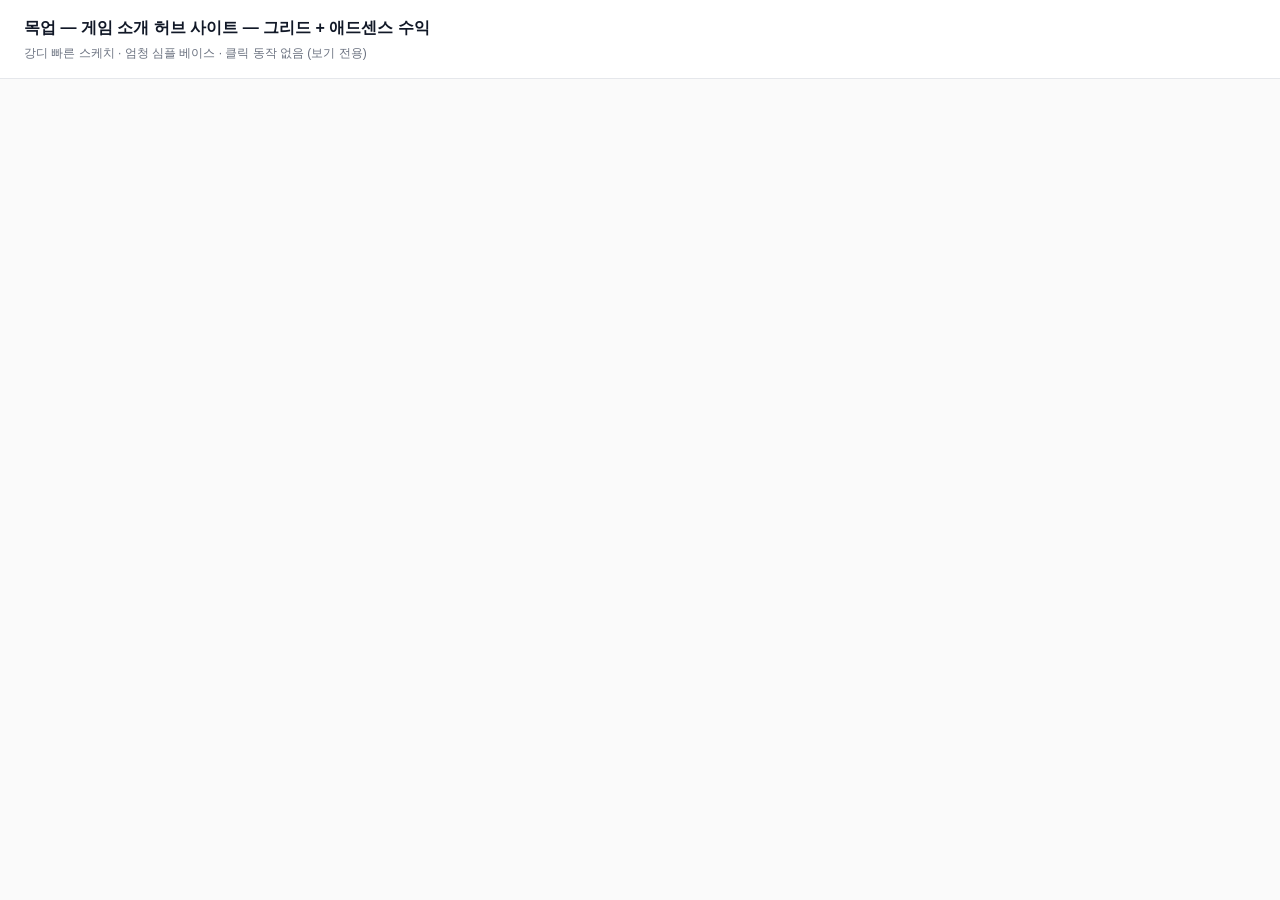
<file: .ai-team/meetings/2026-05-31-게임-소개-허브-사이트-—-그리드-+-애드센스-수익/mockup.html>
<!DOCTYPE html>
<html lang="ko">
<head>
<meta charset="utf-8">
<title>목업 — 게임 소개 허브 사이트 — 그리드 + 애드센스 수익</title>
<style>
  /* 엄청 심플 베이스 — 색 3, 그림자 0, 장식 0, 타이포 3단 */
  :root {
    --bg: #fafafa; --panel: #fff; --line: #e5e7eb;
    --fg: #111827; --muted: #6b7280; --accent: #2563eb;
  }
  * { box-sizing: border-box; }
  body { margin: 0; font: 15px/1.5 -apple-system, BlinkMacSystemFont, "Apple SD Gothic Neo", "Noto Sans KR", sans-serif; background: var(--bg); color: var(--fg); }
  header { padding: 16px 24px; border-bottom: 1px solid var(--line); background: var(--panel); }
  header h1 { margin: 0; font-size: 16px; font-weight: 600; }
  header .meta { color: var(--muted); font-size: 12px; margin-top: 4px; }
  .screens { display: grid; grid-template-columns: repeat(auto-fit, minmax(280px, 1fr)); gap: 16px; padding: 16px; }
  .screen { background: var(--panel); border: 1px solid var(--line); border-radius: 10px; padding: 12px; }
  .screen h3 { margin: 0 0 8px; font-size: 12px; color: var(--muted); font-weight: 600; text-transform: uppercase; letter-spacing: 0.04em; }
  .screen .desc { font-size: 12px; color: var(--muted); margin-bottom: 10px; }
  /* 9:16 phone frame — 화면 비율을 모바일 기본으로 */
  .frame { aspect-ratio: 9 / 16; background: white; border: 1px solid var(--line); border-radius: 6px; padding: 16px; overflow: hidden; font-size: 14px; }
  /* 목업 안에서 자주 쓸 패턴 — 강디가 인라인으로 더 정의 가능 */
  .frame .topbar { display: flex; justify-content: space-between; align-items: center; padding: 4px 0 12px; border-bottom: 1px solid var(--line); font-size: 12px; color: var(--muted); }
  .frame .title { font-size: 18px; font-weight: 700; margin: 16px 0 8px; }
  .frame .body { font-size: 13px; line-height: 1.55; }
  .frame .cta { display: block; background: var(--accent); color: white; text-align: center; padding: 12px; border-radius: 8px; font-weight: 600; margin-top: 16px; text-decoration: none; }
  .frame .input { display: block; border: 1px solid var(--line); padding: 10px 12px; border-radius: 6px; margin: 8px 0; font-size: 13px; }
  .frame .row { display: flex; gap: 8px; align-items: center; padding: 8px 0; border-bottom: 1px solid var(--line); font-size: 13px; }
</style>
</head>
<body>
<header>
  <h1>목업 — 게임 소개 허브 사이트 — 그리드 + 애드센스 수익</h1>
  <div class="meta">강디 빠른 스케치 · 엄청 심플 베이스 · 클릭 동작 없음 (보기 전용)</div>
</header>

<div class="screens">
  <!-- 강디가 안건별 화면을 여기 채움. 화면당 article.screen 한 개.
       빠르게 — 색 ≤ 3, 그림자 X, 장식 0. 위계는 크기·여백·굵기로만.

  예시:
  <article class="screen">
    <h3>1. 진입</h3>
    <div class="desc">사용자가 처음 보는 화면</div>
    <div class="frame">
      <div class="topbar"><span>9:41</span><span>●●●</span></div>
      <div class="title">한 줄 카피</div>
      <div class="body">보조 한 줄.</div>
      <a class="cta">시작하기</a>
    </div>
  </article>
  -->

  <!-- SCREENS_START -->

  <!-- SCREENS_END -->
</div>

</body>
</html>
</file>
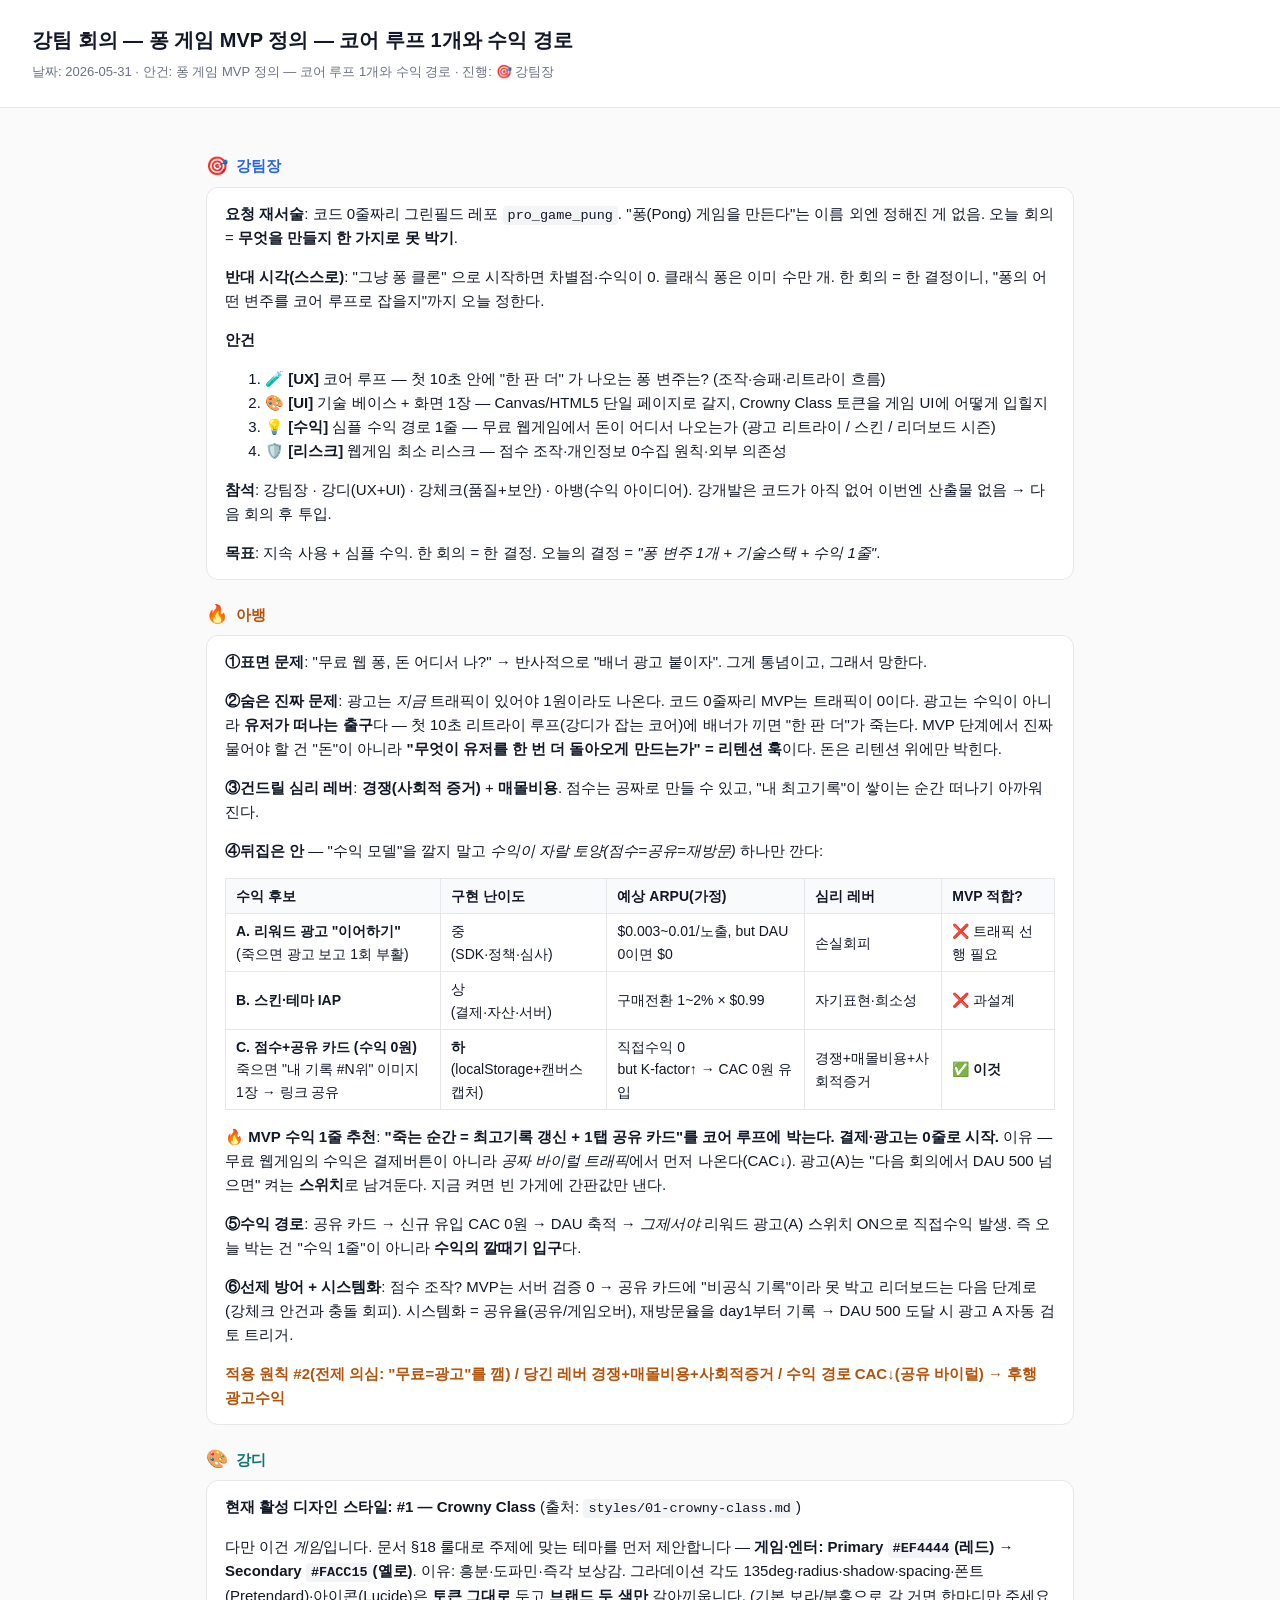
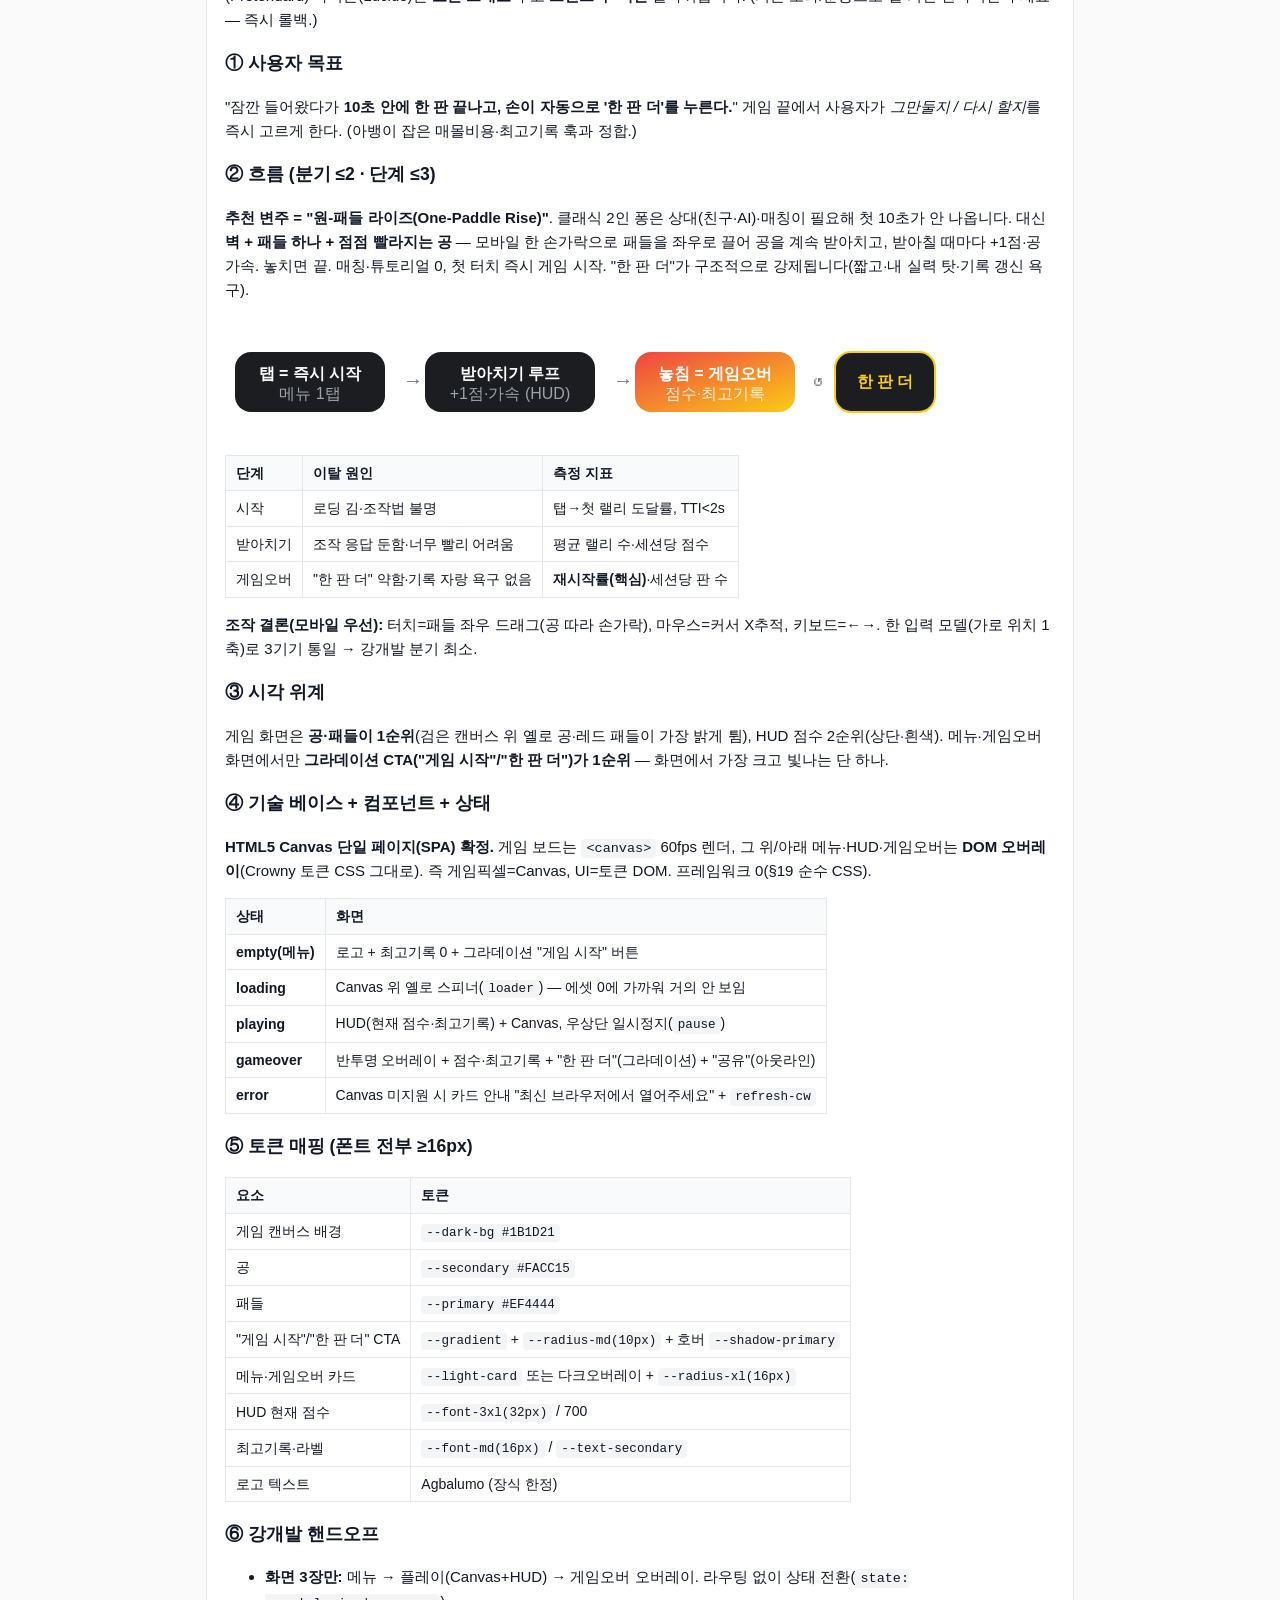
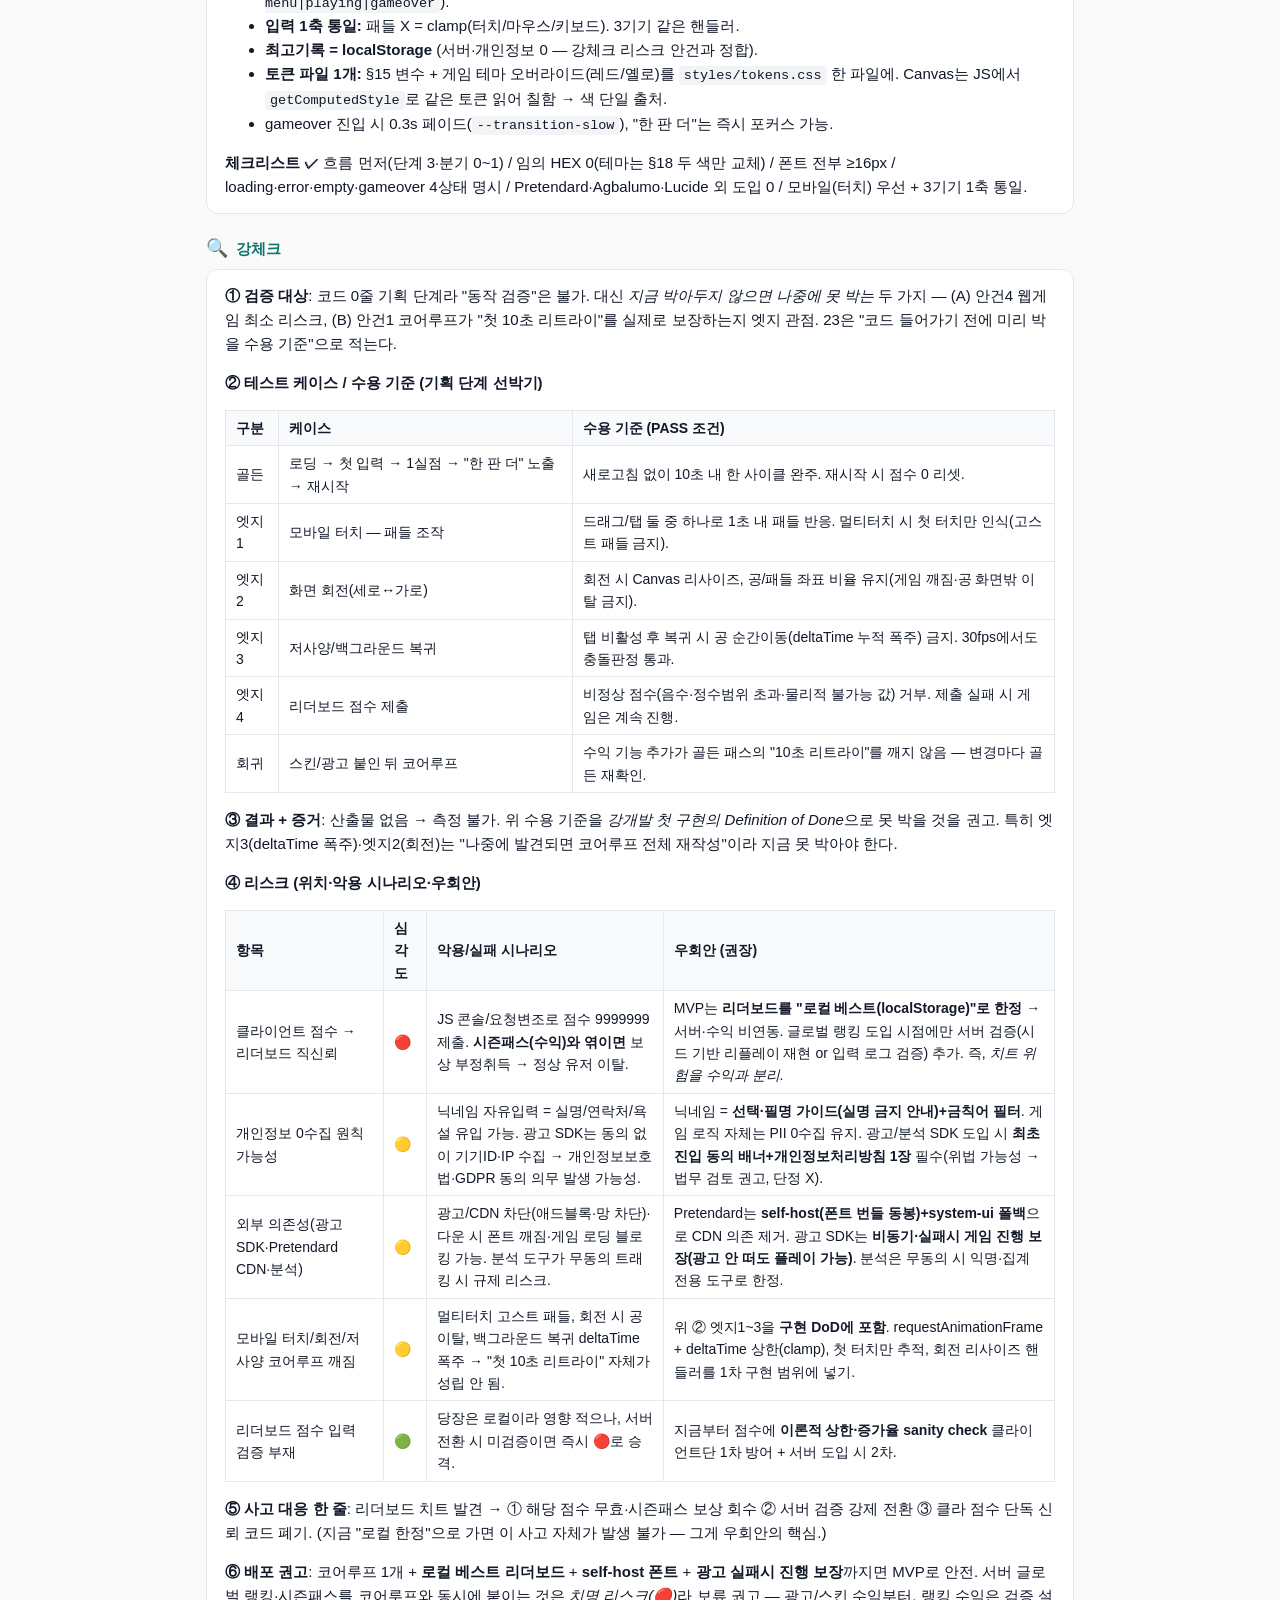
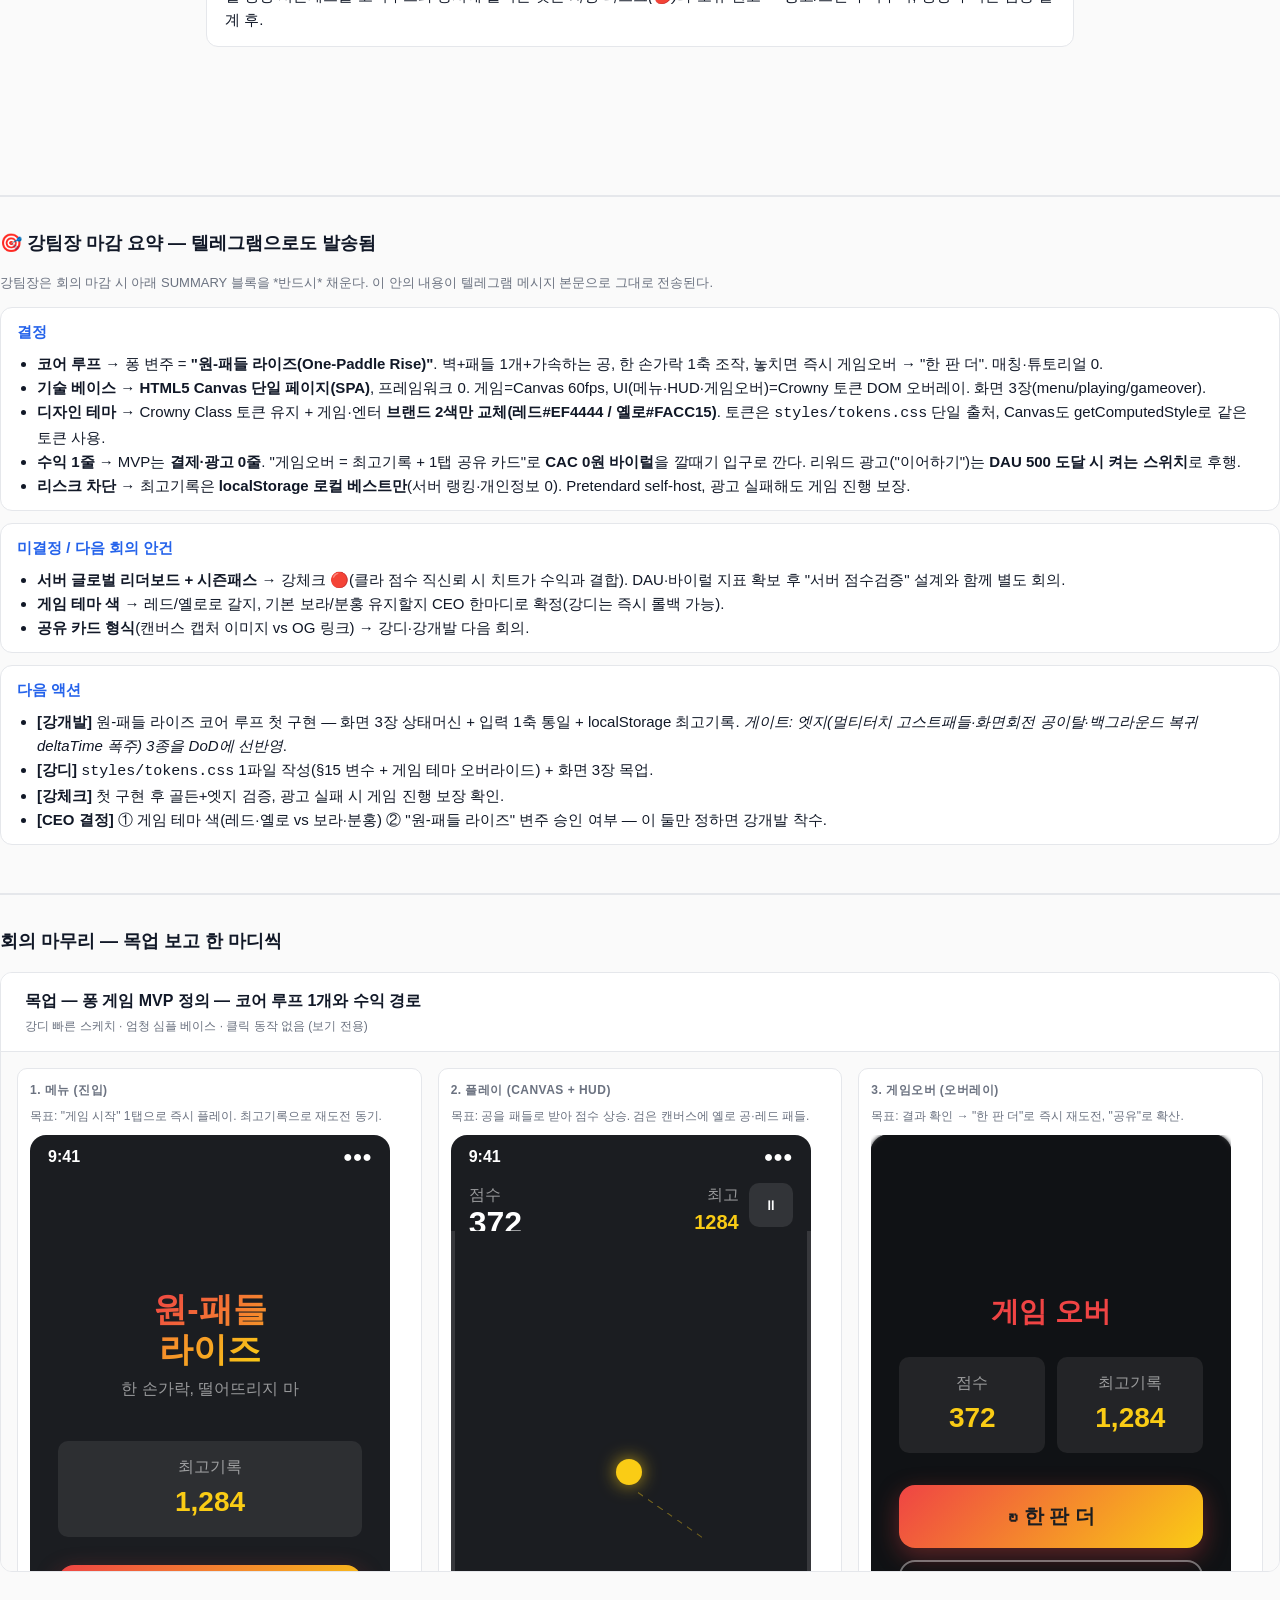
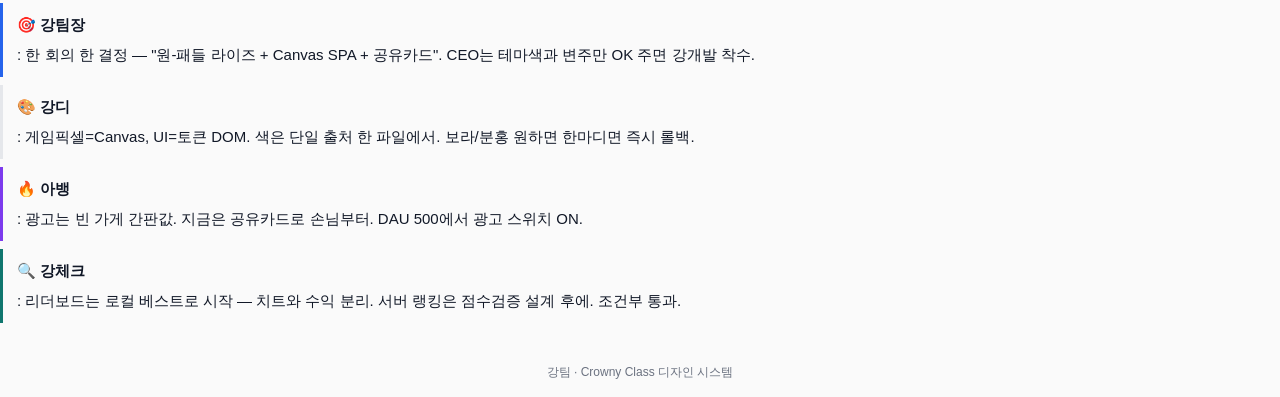
<file: .ai-team/meetings/2026-05-31-퐁-게임-MVP-정의-—-코어-루프-1개와-수익-경로/meeting.html>
<!DOCTYPE html>
<html lang="ko">
<head>
<meta charset="utf-8">
<title>강팀 회의 — 퐁 게임 MVP 정의 — 코어 루프 1개와 수익 경로</title>
<style>
  /* 회의록 문서 자체의 표시 스타일 — 산출물용 Crowny Class 디자인 시스템과는 별개. */
  :root {
    --bg: #fafafa; --panel: #fff; --line: #e5e7eb;
    --fg: #111827; --muted: #6b7280;
    --c-decision: #1f2937;  /* 강팀장·CEO */
    --c-hub:      #2563eb;  /* 강팀장 */
    --c-exec:     #0f766e;  /* 강디·강개발·강체크 */
    --c-guard:    #7c3aed;  /* 아뱅·강체크 */
    --c-wild:     #b45309;  /* 아뱅 */
  }
  * { box-sizing: border-box; }
  body { margin: 0; font: 15px/1.6 -apple-system, BlinkMacSystemFont, "Apple SD Gothic Neo", "Noto Sans KR", sans-serif; background: var(--bg); color: var(--fg); }
  header { padding: 24px 32px; border-bottom: 1px solid var(--line); background: var(--panel); }
  header h1 { margin: 0; font-size: 20px; }
  header .meta { color: var(--muted); font-size: 13px; margin-top: 6px; }
  main { max-width: 900px; margin: 0 auto; padding: 24px 16px 80px; }
  .turn { margin: 20px 0; }
  .who { display: flex; align-items: center; gap: 8px; font-weight: 600; margin-bottom: 6px; }
  .who .emoji { font-size: 18px; }
  .bubble { background: var(--panel); border: 1px solid var(--line); border-radius: 12px; padding: 14px 18px; }
  .bubble :first-child { margin-top: 0; }
  .bubble :last-child { margin-bottom: 0; }
  .bubble pre { background: #f3f4f6; padding: 10px 12px; border-radius: 6px; overflow-x: auto; font-size: 13px; }
  .bubble code { background: #f3f4f6; padding: 2px 5px; border-radius: 4px; font-size: 0.9em; }
  .bubble img, .bubble svg { max-width: 100%; height: auto; display: block; margin: 8px 0; }
  .bubble table { border-collapse: collapse; margin: 8px 0; }
  .bubble th, .bubble td { border: 1px solid var(--line); padding: 6px 10px; text-align: left; font-size: 14px; }
  .bubble th { background: #f9fafb; }
  /* 5인 체제 (2026-05): pm·designer·dev·qa·marketer */
  .turn.pm .who { color: var(--c-hub); }
  .turn.designer .who, .turn.dev .who, .turn.qa .who { color: var(--c-exec); }
  .turn.marketer .who { color: var(--c-wild); }
  /* 하위호환 (옛 회의록 렌더용) */
  .turn.ceo .who, .turn.advisor .who { color: var(--c-decision); }
  .turn.ux .who, .turn.ui .who { color: var(--c-exec); }
  .turn.security .who { color: var(--c-guard); }
  .turn.abang .who { color: var(--c-wild); }
  section.closing, section.summary { margin-top: 48px; border-top: 2px solid var(--line); padding-top: 32px; }
  section.closing h2, section.summary h2 { margin: 0 0 16px; font-size: 18px; }
  section.closing iframe { width: 100%; height: 600px; border: 1px solid var(--line); border-radius: 12px; background: white; }
  section.summary .block { background: var(--panel); border: 1px solid var(--line); border-radius: 12px; padding: 12px 16px; margin: 12px 0; }
  section.summary .block h3 { margin: 0 0 8px; font-size: 15px; color: var(--c-hub); }
  section.summary ul { margin: 0; padding-left: 20px; }
  .final-comments { margin-top: 24px; }
  .final-comments .comment { padding: 10px 14px; border-left: 3px solid var(--line); margin: 8px 0; }
  .final-comments .comment.ceo, .final-comments .comment.advisor { border-color: var(--c-decision); }
  .final-comments .comment.pm { border-color: var(--c-hub); }
  .final-comments .comment.ux, .final-comments .comment.ui, .final-comments .comment.dev, .final-comments .comment.qa { border-color: var(--c-exec); }
  .final-comments .comment.marketer, .final-comments .comment.security { border-color: var(--c-guard); }
  .final-comments .comment.abang { border-color: var(--c-wild); }
  .final-comments .comment .who { font-weight: 600; margin-right: 8px; }
  footer { text-align: center; color: var(--muted); font-size: 12px; padding: 32px; }
</style>
</head>
<body>
<header>
  <h1>강팀 회의 — 퐁 게임 MVP 정의 — 코어 루프 1개와 수익 경로</h1>
  <div class="meta">날짜: 2026-05-31  ·  안건: 퐁 게임 MVP 정의 — 코어 루프 1개와 수익 경로  ·  진행: 🎯 강팀장</div>
</header>

<main>

<!-- 턴 블록 복사용 (각 멤버가 자기 턴을 여기에 append):
<div class="turn pm">       <-- 클래스: ceo / advisor / pm / ux / ui / dev / qa / marketer / security / abang
  <div class="who"><span class="emoji">🎯</span> 강팀장</div>
  <div class="bubble">
    여기에 마크다운 → HTML 또는 직접 HTML.
    SVG·표·코드블록·이미지 자유롭게.
  </div>
</div>
-->

<!-- TURNS_START -->

<div class="turn pm">
  <div class="who"><span class="emoji">🎯</span> 강팀장</div>
  <div class="bubble">
    <p><strong>요청 재서술</strong>: 코드 0줄짜리 그린필드 레포 <code>pro_game_pung</code>. "퐁(Pong) 게임을 만든다"는 이름 외엔 정해진 게 없음. 오늘 회의 = <strong>무엇을 만들지 한 가지로 못 박기</strong>.</p>
    <p><strong>반대 시각(스스로)</strong>: "그냥 퐁 클론" 으로 시작하면 차별점·수익이 0. 클래식 퐁은 이미 수만 개. 한 회의 = 한 결정이니, "퐁의 어떤 변주를 코어 루프로 잡을지"까지 오늘 정한다.</p>
    <p><strong>안건</strong></p>
    <ol>
      <li>🧪 <strong>[UX]</strong> 코어 루프 — 첫 10초 안에 "한 판 더" 가 나오는 퐁 변주는? (조작·승패·리트라이 흐름)</li>
      <li>🎨 <strong>[UI]</strong> 기술 베이스 + 화면 1장 — Canvas/HTML5 단일 페이지로 갈지, Crowny Class 토큰을 게임 UI에 어떻게 입힐지</li>
      <li>💡 <strong>[수익]</strong> 심플 수익 경로 1줄 — 무료 웹게임에서 돈이 어디서 나오는가 (광고 리트라이 / 스킨 / 리더보드 시즌)</li>
      <li>🛡️ <strong>[리스크]</strong> 웹게임 최소 리스크 — 점수 조작·개인정보 0수집 원칙·외부 의존성</li>
    </ol>
    <p><strong>참석</strong>: 강팀장 · 강디(UX+UI) · 강체크(품질+보안) · 아뱅(수익 아이디어). 강개발은 코드가 아직 없어 이번엔 산출물 없음 → 다음 회의 후 투입.</p>
    <p><strong>목표</strong>: 지속 사용 + 심플 수익. 한 회의 = 한 결정. 오늘의 결정 = <em>"퐁 변주 1개 + 기술스택 + 수익 1줄"</em>.</p>
  </div>
</div>

<div class="turn marketer">
  <div class="who"><span class="emoji">🔥</span> 아뱅</div>
  <div class="bubble">
    <p><strong>①표면 문제</strong>: "무료 웹 퐁, 돈 어디서 나?" → 반사적으로 "배너 광고 붙이자". 그게 통념이고, 그래서 망한다.</p>
    <p><strong>②숨은 진짜 문제</strong>: 광고는 <em>지금</em> 트래픽이 있어야 1원이라도 나온다. 코드 0줄짜리 MVP는 트래픽이 0이다. 광고는 수익이 아니라 <strong>유저가 떠나는 출구</strong>다 — 첫 10초 리트라이 루프(강디가 잡는 코어)에 배너가 끼면 "한 판 더"가 죽는다. MVP 단계에서 진짜 물어야 할 건 "돈"이 아니라 <strong>"무엇이 유저를 한 번 더 돌아오게 만드는가" = 리텐션 훅</strong>이다. 돈은 리텐션 위에만 박힌다.</p>
    <p><strong>③건드릴 심리 레버</strong>: <strong>경쟁(사회적 증거)</strong> + <strong>매몰비용</strong>. 점수는 공짜로 만들 수 있고, "내 최고기록"이 쌓이는 순간 떠나기 아까워진다.</p>
    <p><strong>④뒤집은 안</strong> — "수익 모델"을 깔지 말고 <em>수익이 자랄 토양(점수=공유=재방문)</em> 하나만 깐다:</p>
    <table>
      <tr><th>수익 후보</th><th>구현 난이도</th><th>예상 ARPU(가정)</th><th>심리 레버</th><th>MVP 적합?</th></tr>
      <tr><td><strong>A. 리워드 광고 "이어하기"</strong><br>(죽으면 광고 보고 1회 부활)</td><td>중<br>(SDK·정책·심사)</td><td>$0.003~0.01/노출, but DAU 0이면 $0</td><td>손실회피</td><td>❌ 트래픽 선행 필요</td></tr>
      <tr><td><strong>B. 스킨·테마 IAP</strong></td><td>상<br>(결제·자산·서버)</td><td>구매전환 1~2% × $0.99</td><td>자기표현·희소성</td><td>❌ 과설계</td></tr>
      <tr><td><strong>C. 점수+공유 카드 (수익 0원)</strong><br>죽으면 "내 기록 #N위" 이미지 1장 → 링크 공유</td><td><strong>하</strong><br>(localStorage+캔버스 캡처)</td><td>직접수익 0<br>but K-factor↑ → CAC 0원 유입</td><td>경쟁+매몰비용+사회적증거</td><td>✅ <strong>이것</strong></td></tr>
    </table>
    <p><strong>🔥 MVP 수익 1줄 추천</strong>: <strong>"죽는 순간 = 최고기록 갱신 + 1탭 공유 카드"를 코어 루프에 박는다. 결제·광고는 0줄로 시작.</strong> 이유 — 무료 웹게임의 수익은 결제버튼이 아니라 <em>공짜 바이럴 트래픽</em>에서 먼저 나온다(CAC↓). 광고(A)는 "다음 회의에서 DAU 500 넘으면" 켜는 <strong>스위치</strong>로 남겨둔다. 지금 켜면 빈 가게에 간판값만 낸다.</p>
    <p><strong>⑤수익 경로</strong>: 공유 카드 → 신규 유입 CAC 0원 → DAU 축적 → <em>그제서야</em> 리워드 광고(A) 스위치 ON으로 직접수익 발생. 즉 오늘 박는 건 "수익 1줄"이 아니라 <strong>수익의 깔때기 입구</strong>다.</p>
    <p><strong>⑥선제 방어 + 시스템화</strong>: 점수 조작? MVP는 서버 검증 0 → 공유 카드에 "비공식 기록"이라 못 박고 리더보드는 다음 단계로(강체크 안건과 충돌 회피). 시스템화 = 공유율(공유/게임오버), 재방문율을 day1부터 기록 → DAU 500 도달 시 광고 A 자동 검토 트리거.</p>
    <p style="color:var(--c-wild);"><strong>적용 원칙 #2(전제 의심: "무료=광고"를 깸) / 당긴 레버 경쟁+매몰비용+사회적증거 / 수익 경로 CAC↓(공유 바이럴) → 후행 광고수익</strong></p>
  </div>
</div>

<div class="turn designer">
  <div class="who"><span class="emoji">🎨</span> 강디</div>
  <div class="bubble">
    <p><strong>현재 활성 디자인 스타일: #1 — Crowny Class</strong> (출처: <code>styles/01-crowny-class.md</code>)</p>
    <p>다만 이건 <em>게임</em>입니다. 문서 §18 룰대로 주제에 맞는 테마를 먼저 제안합니다 — <strong>게임·엔터: Primary <code>#EF4444</code>(레드) → Secondary <code>#FACC15</code>(옐로)</strong>. 이유: 흥분·도파민·즉각 보상감. 그라데이션 각도 135deg·radius·shadow·spacing·폰트(Pretendard)·아이콘(Lucide)은 <strong>토큰 그대로</strong> 두고 <strong>브랜드 두 색만</strong> 갈아끼웁니다. (기본 보라/분홍으로 갈 거면 한마디만 주세요 — 즉시 롤백.)</p>

    <h3>① 사용자 목표</h3>
    <p>"잠깐 들어왔다가 <strong>10초 안에 한 판 끝나고, 손이 자동으로 '한 판 더'를 누른다.</strong>" 게임 끝에서 사용자가 <em>그만둘지 / 다시 할지</em>를 즉시 고르게 한다. (아뱅이 잡은 매몰비용·최고기록 훅과 정합.)</p>

    <h3>② 흐름 (분기 ≤2 · 단계 ≤3)</h3>
    <p><strong>추천 변주 = "원-패들 라이즈(One-Paddle Rise)"</strong>. 클래식 2인 퐁은 상대(친구·AI)·매칭이 필요해 첫 10초가 안 나옵니다. 대신 <strong>벽 + 패들 하나 + 점점 빨라지는 공</strong> — 모바일 한 손가락으로 패들을 좌우로 끌어 공을 계속 받아치고, 받아칠 때마다 +1점·공 가속. 놓치면 끝. 매칭·튜토리얼 0, 첫 터치 즉시 게임 시작. "한 판 더"가 구조적으로 강제됩니다(짧고·내 실력 탓·기록 갱신 욕구).</p>
    <svg viewBox="0 0 720 130" width="720" xmlns="http://www.w3.org/2000/svg" font-family="Pretendard Variable, sans-serif">
      <defs><linearGradient id="g" x1="0" y1="0" x2="1" y2="1"><stop offset="0" stop-color="#EF4444"/><stop offset="1" stop-color="#FACC15"/></linearGradient></defs>
      <rect x="10" y="35" width="150" height="60" rx="16" fill="#1B1D21"/><text x="85" y="62" fill="#fff" font-size="16" text-anchor="middle" font-weight="700">탭 = 즉시 시작</text><text x="85" y="82" fill="#9CA3AF" font-size="16" text-anchor="middle">메뉴 1탭</text>
      <text x="178" y="70" font-size="20" fill="#6B7280">→</text>
      <rect x="200" y="35" width="170" height="60" rx="16" fill="#1B1D21"/><text x="285" y="62" fill="#fff" font-size="16" text-anchor="middle" font-weight="700">받아치기 루프</text><text x="285" y="82" fill="#9CA3AF" font-size="16" text-anchor="middle">+1점·가속 (HUD)</text>
      <text x="388" y="70" font-size="20" fill="#6B7280">→</text>
      <rect x="410" y="35" width="160" height="60" rx="16" fill="url(#g)"/><text x="490" y="62" fill="#fff" font-size="16" text-anchor="middle" font-weight="700">놓침 = 게임오버</text><text x="490" y="82" fill="#fff" font-size="16" text-anchor="middle" opacity="0.85">점수·최고기록</text>
      <text x="588" y="70" font-size="20" fill="#6B7280">↺</text>
      <rect x="610" y="35" width="100" height="60" rx="16" fill="#1B1D21" stroke="#FACC15" stroke-width="2"/><text x="660" y="70" fill="#FACC15" font-size="16" text-anchor="middle" font-weight="700">한 판 더</text>
    </svg>
    <table>
      <tr><th>단계</th><th>이탈 원인</th><th>측정 지표</th></tr>
      <tr><td>시작</td><td>로딩 김·조작법 불명</td><td>탭→첫 랠리 도달률, TTI&lt;2s</td></tr>
      <tr><td>받아치기</td><td>조작 응답 둔함·너무 빨리 어려움</td><td>평균 랠리 수·세션당 점수</td></tr>
      <tr><td>게임오버</td><td>"한 판 더" 약함·기록 자랑 욕구 없음</td><td><strong>재시작률(핵심)</strong>·세션당 판 수</td></tr>
    </table>
    <p><strong>조작 결론(모바일 우선):</strong> 터치=패들 좌우 드래그(공 따라 손가락), 마우스=커서 X추적, 키보드=←→. 한 입력 모델(가로 위치 1축)로 3기기 통일 → 강개발 분기 최소.</p>

    <h3>③ 시각 위계</h3>
    <p>게임 화면은 <strong>공·패들이 1순위</strong>(검은 캔버스 위 옐로 공·레드 패들이 가장 밝게 튐), HUD 점수 2순위(상단·흰색). 메뉴·게임오버 화면에서만 <strong>그라데이션 CTA("게임 시작"/"한 판 더")가 1순위</strong> — 화면에서 가장 크고 빛나는 단 하나.</p>

    <h3>④ 기술 베이스 + 컴포넌트 + 상태</h3>
    <p><strong>HTML5 Canvas 단일 페이지(SPA) 확정.</strong> 게임 보드는 <code>&lt;canvas&gt;</code> 60fps 렌더, 그 위/아래 메뉴·HUD·게임오버는 <strong>DOM 오버레이</strong>(Crowny 토큰 CSS 그대로). 즉 게임픽셀=Canvas, UI=토큰 DOM. 프레임워크 0(§19 순수 CSS).</p>
    <table>
      <tr><th>상태</th><th>화면</th></tr>
      <tr><td><strong>empty(메뉴)</strong></td><td>로고 + 최고기록 0 + 그라데이션 "게임 시작" 버튼</td></tr>
      <tr><td><strong>loading</strong></td><td>Canvas 위 옐로 스피너(<code>loader</code>) — 에셋 0에 가까워 거의 안 보임</td></tr>
      <tr><td><strong>playing</strong></td><td>HUD(현재 점수·최고기록) + Canvas, 우상단 일시정지(<code>pause</code>)</td></tr>
      <tr><td><strong>gameover</strong></td><td>반투명 오버레이 + 점수·최고기록 + "한 판 더"(그라데이션) + "공유"(아웃라인)</td></tr>
      <tr><td><strong>error</strong></td><td>Canvas 미지원 시 카드 안내 "최신 브라우저에서 열어주세요" + <code>refresh-cw</code></td></tr>
    </table>

    <h3>⑤ 토큰 매핑 (폰트 전부 ≥16px)</h3>
    <table>
      <tr><th>요소</th><th>토큰</th></tr>
      <tr><td>게임 캔버스 배경</td><td><code>--dark-bg #1B1D21</code></td></tr>
      <tr><td>공</td><td><code>--secondary #FACC15</code></td></tr>
      <tr><td>패들</td><td><code>--primary #EF4444</code></td></tr>
      <tr><td>"게임 시작"/"한 판 더" CTA</td><td><code>--gradient</code> + <code>--radius-md(10px)</code> + 호버 <code>--shadow-primary</code></td></tr>
      <tr><td>메뉴·게임오버 카드</td><td><code>--light-card</code> 또는 다크오버레이 + <code>--radius-xl(16px)</code></td></tr>
      <tr><td>HUD 현재 점수</td><td><code>--font-3xl(32px)</code> / 700</td></tr>
      <tr><td>최고기록·라벨</td><td><code>--font-md(16px)</code> / <code>--text-secondary</code></td></tr>
      <tr><td>로고 텍스트</td><td>Agbalumo (장식 한정)</td></tr>
    </table>

    <h3>⑥ 강개발 핸드오프</h3>
    <ul>
      <li><strong>화면 3장만:</strong> 메뉴 → 플레이(Canvas+HUD) → 게임오버 오버레이. 라우팅 없이 상태 전환(<code>state: menu|playing|gameover</code>).</li>
      <li><strong>입력 1축 통일:</strong> 패들 X = clamp(터치/마우스/키보드). 3기기 같은 핸들러.</li>
      <li><strong>최고기록 = localStorage</strong> (서버·개인정보 0 — 강체크 리스크 안건과 정합).</li>
      <li><strong>토큰 파일 1개:</strong> §15 변수 + 게임 테마 오버라이드(레드/옐로)를 <code>styles/tokens.css</code> 한 파일에. Canvas는 JS에서 <code>getComputedStyle</code>로 같은 토큰 읽어 칠함 → 색 단일 출처.</li>
      <li>gameover 진입 시 0.3s 페이드(<code>--transition-slow</code>), "한 판 더"는 즉시 포커스 가능.</li>
    </ul>
    <p><strong>체크리스트 ✓</strong> 흐름 먼저(단계 3·분기 0~1) / 임의 HEX 0(테마는 §18 두 색만 교체) / 폰트 전부 ≥16px / loading·error·empty·gameover 4상태 명시 / Pretendard·Agbalumo·Lucide 외 도입 0 / 모바일(터치) 우선 + 3기기 1축 통일.</p>
  </div>
</div>

<div class="turn qa">
  <div class="who"><span class="emoji">🔍</span> 강체크</div>
  <div class="bubble">
    <p><strong>① 검증 대상</strong>: 코드 0줄 기획 단계라 "동작 검증"은 불가. 대신 <em>지금 박아두지 않으면 나중에 못 박는</em> 두 가지 — (A) 안건4 웹게임 최소 리스크, (B) 안건1 코어루프가 "첫 10초 리트라이"를 실제로 보장하는지 엣지 관점. 23은 "코드 들어가기 전에 미리 박을 수용 기준"으로 적는다.</p>

    <p><strong>② 테스트 케이스 / 수용 기준 (기획 단계 선박기)</strong></p>
    <table>
      <tr><th>구분</th><th>케이스</th><th>수용 기준 (PASS 조건)</th></tr>
      <tr><td>골든</td><td>로딩 → 첫 입력 → 1실점 → "한 판 더" 노출 → 재시작</td><td>새로고침 없이 10초 내 한 사이클 완주. 재시작 시 점수 0 리셋.</td></tr>
      <tr><td>엣지1</td><td>모바일 터치 — 패들 조작</td><td>드래그/탭 둘 중 하나로 1초 내 패들 반응. 멀티터치 시 첫 터치만 인식(고스트 패들 금지).</td></tr>
      <tr><td>엣지2</td><td>화면 회전(세로↔가로)</td><td>회전 시 Canvas 리사이즈, 공/패들 좌표 비율 유지(게임 깨짐·공 화면밖 이탈 금지).</td></tr>
      <tr><td>엣지3</td><td>저사양/백그라운드 복귀</td><td>탭 비활성 후 복귀 시 공 순간이동(deltaTime 누적 폭주) 금지. 30fps에서도 충돌판정 통과.</td></tr>
      <tr><td>엣지4</td><td>리더보드 점수 제출</td><td>비정상 점수(음수·정수범위 초과·물리적 불가능 값) 거부. 제출 실패 시 게임은 계속 진행.</td></tr>
      <tr><td>회귀</td><td>스킨/광고 붙인 뒤 코어루프</td><td>수익 기능 추가가 골든 패스의 "10초 리트라이"를 깨지 않음 — 변경마다 골든 재확인.</td></tr>
    </table>

    <p><strong>③ 결과 + 증거</strong>: 산출물 없음 → 측정 불가. 위 수용 기준을 <em>강개발 첫 구현의 Definition of Done</em>으로 못 박을 것을 권고. 특히 엣지3(deltaTime 폭주)·엣지2(회전)는 "나중에 발견되면 코어루프 전체 재작성"이라 지금 못 박아야 한다.</p>

    <p><strong>④ 리스크 (위치·악용 시나리오·우회안)</strong></p>
    <table>
      <tr><th>항목</th><th>심각도</th><th>악용/실패 시나리오</th><th>우회안 (권장)</th></tr>
      <tr><td>클라이언트 점수 → 리더보드 직신뢰</td><td>🔴</td><td>JS 콘솔/요청변조로 점수 9999999 제출. <strong>시즌패스(수익)와 엮이면</strong> 보상 부정취득 → 정상 유저 이탈.</td><td>MVP는 <strong>리더보드를 "로컬 베스트(localStorage)"로 한정</strong> → 서버·수익 비연동. 글로벌 랭킹 도입 시점에만 서버 검증(시드 기반 리플레이 재현 or 입력 로그 검증) 추가. 즉, <em>치트 위험을 수익과 분리</em>.</td></tr>
      <tr><td>개인정보 0수집 원칙 가능성</td><td>🟡</td><td>닉네임 자유입력 = 실명/연락처/욕설 유입 가능. 광고 SDK는 동의 없이 기기ID·IP 수집 → 개인정보보호법·GDPR 동의 의무 발생 가능성.</td><td>닉네임 = <strong>선택·필명 가이드(실명 금지 안내)+금칙어 필터</strong>. 게임 로직 자체는 PII 0수집 유지. 광고/분석 SDK 도입 시 <strong>최초 진입 동의 배너+개인정보처리방침 1장</strong> 필수(위법 가능성 → 법무 검토 권고, 단정 X).</td></tr>
      <tr><td>외부 의존성(광고SDK·Pretendard CDN·분석)</td><td>🟡</td><td>광고/CDN 차단(애드블록·망 차단)·다운 시 폰트 깨짐·게임 로딩 블로킹 가능. 분석 도구가 무동의 트래킹 시 규제 리스크.</td><td>Pretendard는 <strong>self-host(폰트 번들 동봉)+system-ui 폴백</strong>으로 CDN 의존 제거. 광고 SDK는 <strong>비동기·실패시 게임 진행 보장(광고 안 떠도 플레이 가능)</strong>. 분석은 무동의 시 익명·집계 전용 도구로 한정.</td></tr>
      <tr><td>모바일 터치/회전/저사양 코어루프 깨짐</td><td>🟡</td><td>멀티터치 고스트 패들, 회전 시 공 이탈, 백그라운드 복귀 deltaTime 폭주 → "첫 10초 리트라이" 자체가 성립 안 됨.</td><td>위 ② 엣지1~3을 <strong>구현 DoD에 포함</strong>. requestAnimationFrame + deltaTime 상한(clamp), 첫 터치만 추적, 회전 리사이즈 핸들러를 1차 구현 범위에 넣기.</td></tr>
      <tr><td>리더보드 점수 입력 검증 부재</td><td>🟢</td><td>당장은 로컬이라 영향 적으나, 서버 전환 시 미검증이면 즉시 🔴로 승격.</td><td>지금부터 점수에 <strong>이론적 상한·증가율 sanity check</strong> 클라이언트단 1차 방어 + 서버 도입 시 2차.</td></tr>
    </table>

    <p><strong>⑤ 사고 대응 한 줄</strong>: 리더보드 치트 발견 → ① 해당 점수 무효·시즌패스 보상 회수 ② 서버 검증 강제 전환 ③ 클라 점수 단독 신뢰 코드 폐기. (지금 "로컬 한정"으로 가면 이 사고 자체가 발생 불가 — 그게 우회안의 핵심.)</p>

    <p><strong>⑥ 배포 권고</strong>: 코어루프 1개 + <strong>로컬 베스트 리더보드</strong> + <strong>self-host 폰트</strong> + <strong>광고 실패시 진행 보장</strong>까지면 MVP로 안전. 서버 글로벌 랭킹·시즌패스를 코어루프와 동시에 붙이는 것은 <em>치명 리스크(🔴)</em>라 보류 권고 — 광고/스킨 수익부터, 랭킹 수익은 검증 설계 후.</p>
  </div>
</div>

<!-- TURNS_END -->

</main>

<section class="summary">
  <h2>🎯 강팀장 마감 요약 — 텔레그램으로도 발송됨</h2>
  <p style="color: var(--muted); font-size: 13px; margin-top: 0;">
    강팀장은 회의 마감 시 아래 SUMMARY 블록을 *반드시* 채운다.
    이 안의 내용이 텔레그램 메시지 본문으로 그대로 전송된다.
  </p>
  <!-- SUMMARY_START -->
  <div class="block">
    <h3>결정</h3>
    <ul>
      <li><strong>코어 루프</strong> → 퐁 변주 = <strong>"원-패들 라이즈(One-Paddle Rise)"</strong>. 벽+패들 1개+가속하는 공, 한 손가락 1축 조작, 놓치면 즉시 게임오버 → "한 판 더". 매칭·튜토리얼 0.</li>
      <li><strong>기술 베이스</strong> → <strong>HTML5 Canvas 단일 페이지(SPA)</strong>, 프레임워크 0. 게임=Canvas 60fps, UI(메뉴·HUD·게임오버)=Crowny 토큰 DOM 오버레이. 화면 3장(menu/playing/gameover).</li>
      <li><strong>디자인 테마</strong> → Crowny Class 토큰 유지 + 게임·엔터 <strong>브랜드 2색만 교체(레드#EF4444 / 옐로#FACC15)</strong>. 토큰은 <code>styles/tokens.css</code> 단일 출처, Canvas도 getComputedStyle로 같은 토큰 사용.</li>
      <li><strong>수익 1줄</strong> → MVP는 <strong>결제·광고 0줄</strong>. "게임오버 = 최고기록 + 1탭 공유 카드"로 <strong>CAC 0원 바이럴</strong>을 깔때기 입구로 깐다. 리워드 광고("이어하기")는 <strong>DAU 500 도달 시 켜는 스위치</strong>로 후행.</li>
      <li><strong>리스크 차단</strong> → 최고기록은 <strong>localStorage 로컬 베스트만</strong>(서버 랭킹·개인정보 0). Pretendard self-host, 광고 실패해도 게임 진행 보장.</li>
    </ul>
  </div>
  <div class="block">
    <h3>미결정 / 다음 회의 안건</h3>
    <ul>
      <li><strong>서버 글로벌 리더보드 + 시즌패스</strong> → 강체크 🔴(클라 점수 직신뢰 시 치트가 수익과 결합). DAU·바이럴 지표 확보 후 "서버 점수검증" 설계와 함께 별도 회의.</li>
      <li><strong>게임 테마 색</strong> → 레드/옐로로 갈지, 기본 보라/분홍 유지할지 CEO 한마디로 확정(강디는 즉시 롤백 가능).</li>
      <li><strong>공유 카드 형식</strong>(캔버스 캡처 이미지 vs OG 링크) → 강디·강개발 다음 회의.</li>
    </ul>
  </div>
  <div class="block">
    <h3>다음 액션</h3>
    <ul>
      <li><strong>[강개발]</strong> 원-패들 라이즈 코어 루프 첫 구현 — 화면 3장 상태머신 + 입력 1축 통일 + localStorage 최고기록. <em>게이트: 엣지(멀티터치 고스트패들·화면회전 공이탈·백그라운드 복귀 deltaTime 폭주) 3종을 DoD에 선반영</em>.</li>
      <li><strong>[강디]</strong> <code>styles/tokens.css</code> 1파일 작성(§15 변수 + 게임 테마 오버라이드) + 화면 3장 목업.</li>
      <li><strong>[강체크]</strong> 첫 구현 후 골든+엣지 검증, 광고 실패 시 게임 진행 보장 확인.</li>
      <li><strong>[CEO 결정]</strong> ① 게임 테마 색(레드·옐로 vs 보라·분홍) ② "원-패들 라이즈" 변주 승인 여부 — 이 둘만 정하면 강개발 착수.</li>
    </ul>
  </div>
  <!-- SUMMARY_END -->
</section>

<section class="closing">
  <h2>회의 마무리 — 목업 보고 한 마디씩</h2>
  <iframe src="mockup.html" title="화면 목업"></iframe>
  <div class="final-comments">
    <!-- 디자인/화면 안건이 있었던 회의는 *모든 참석자가* 여기 한 줄씩 남기고 종료 -->
    <!-- 예:
    <div class="comment ui"><span class="who">🎨 강디</span>: 결제 단계 CTA 위계 한 단 더 약하게.</div>
    -->
    <!-- COMMENTS_START -->
    <div class="comment pm"><span class="who">🎯 강팀장</span>: 한 회의 한 결정 — "원-패들 라이즈 + Canvas SPA + 공유카드". CEO는 테마색과 변주만 OK 주면 강개발 착수.</div>
    <div class="comment designer"><span class="who">🎨 강디</span>: 게임픽셀=Canvas, UI=토큰 DOM. 색은 단일 출처 한 파일에서. 보라/분홍 원하면 한마디면 즉시 롤백.</div>
    <div class="comment marketer"><span class="who">🔥 아뱅</span>: 광고는 빈 가게 간판값. 지금은 공유카드로 손님부터. DAU 500에서 광고 스위치 ON.</div>
    <div class="comment qa"><span class="who">🔍 강체크</span>: 리더보드는 로컬 베스트로 시작 — 치트와 수익 분리. 서버 랭킹은 점수검증 설계 후에. 조건부 통과.</div>
    <!-- COMMENTS_END -->
  </div>
</section>

<footer>강팀 · Crowny Class 디자인 시스템</footer>
</body>
</html>
</file>
<file: styles/tokens.css>
/* 튕기기 게임 테마 토큰 — Crowny Class 시스템 §18 게임·엔터 (레드/옐로) 오버라이드.
   ⚠️ 이 파일의 HEX 는 활성 디자인 스타일(#1 crowny-class)에 등록된 것만 사용.
   부수 색(캔버스 셰이딩·파티클 등)은 여기 두지 말고 game.js 상수로. */
:root {
  /* ===== 게임 테마 브랜드 컬러 (게임·엔터: 레드 → 옐로) ===== */
  --primary: #EF4444;
  --primary-rgb: 239, 68, 68;
  --secondary: #FACC15;
  --gradient: linear-gradient(135deg, #EF4444 0%, #FACC15 100%);

  /* ===== 공 굴절 그라데이션 (보라→분홍, 스펙 지정) ===== */
  --ball-refract-from: #8A38F5;
  --ball-refract-to:   #D53A6B;

  /* ===== 캔버스 / 다크 영역 ===== */
  --canvas-bg: #1B1D21;
  --dark-bg: #1B1D21;
  --dark-tertiary: #2B2D35;
  --dark-border: #3D3D54;

  /* ===== 텍스트 ===== */
  --text-primary: #FFFFFF;
  --text-secondary: #9CA3AF;
  --text-muted: #6B7280;

  /* ===== 모서리 ===== */
  --radius-md: 10px;
  --radius-xl: 16px;
  --radius-full: 9999px;

  /* ===== 간격 (8px 그리드) ===== */
  --spacing-xs: 4px;
  --spacing-sm: 8px;
  --spacing-md: 16px;
  --spacing-lg: 24px;
  --spacing-xl: 32px;

  /* ===== 폰트 (최소 16px) ===== */
  --font-sm:  16px;
  --font-md:  16px;
  --font-lg:  18px;
  --font-xl:  20px;
  --font-2xl: 26px;
  --font-3xl: 32px;
  --font-family-base: 'Pretendard Variable', -apple-system, BlinkMacSystemFont, 'Segoe UI', sans-serif;

  /* ===== 트랜지션 ===== */
  --transition-fast:   0.15s ease;
  --transition-normal: 0.2s ease;
}
</file>
